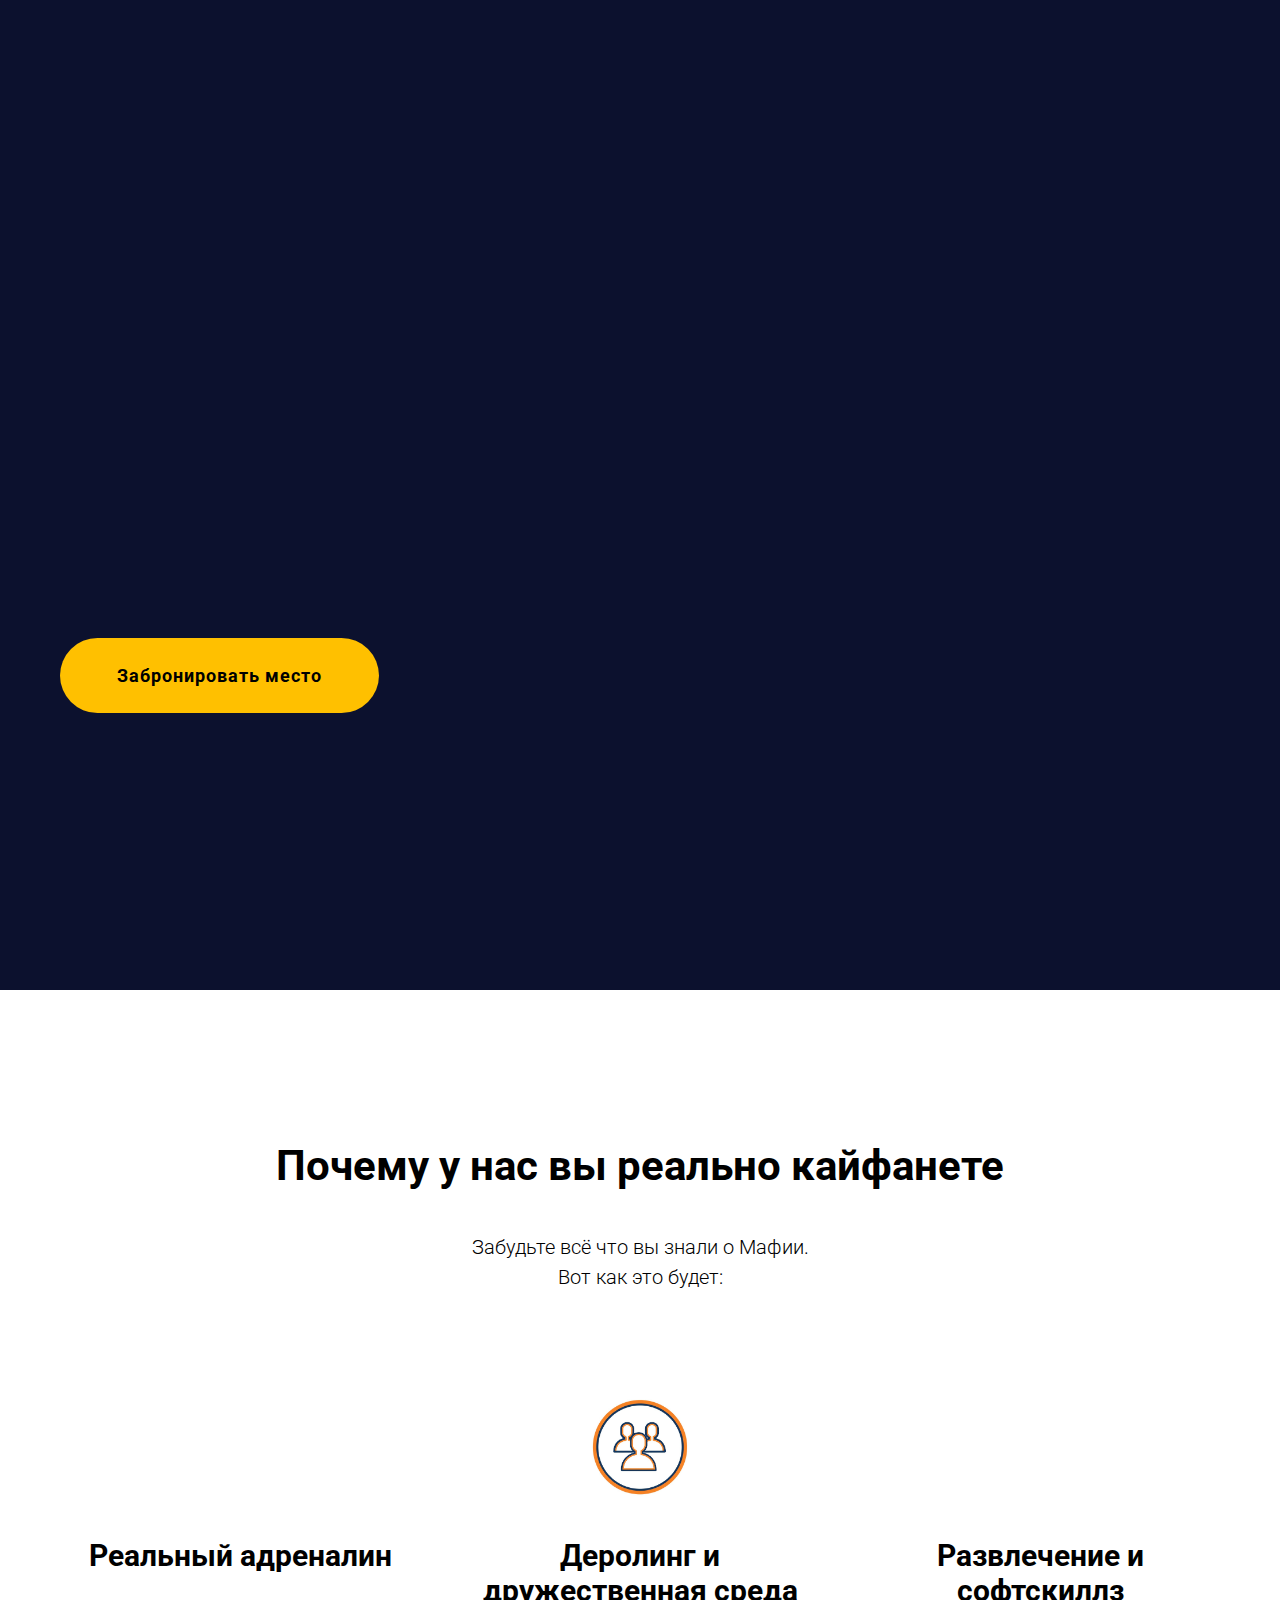
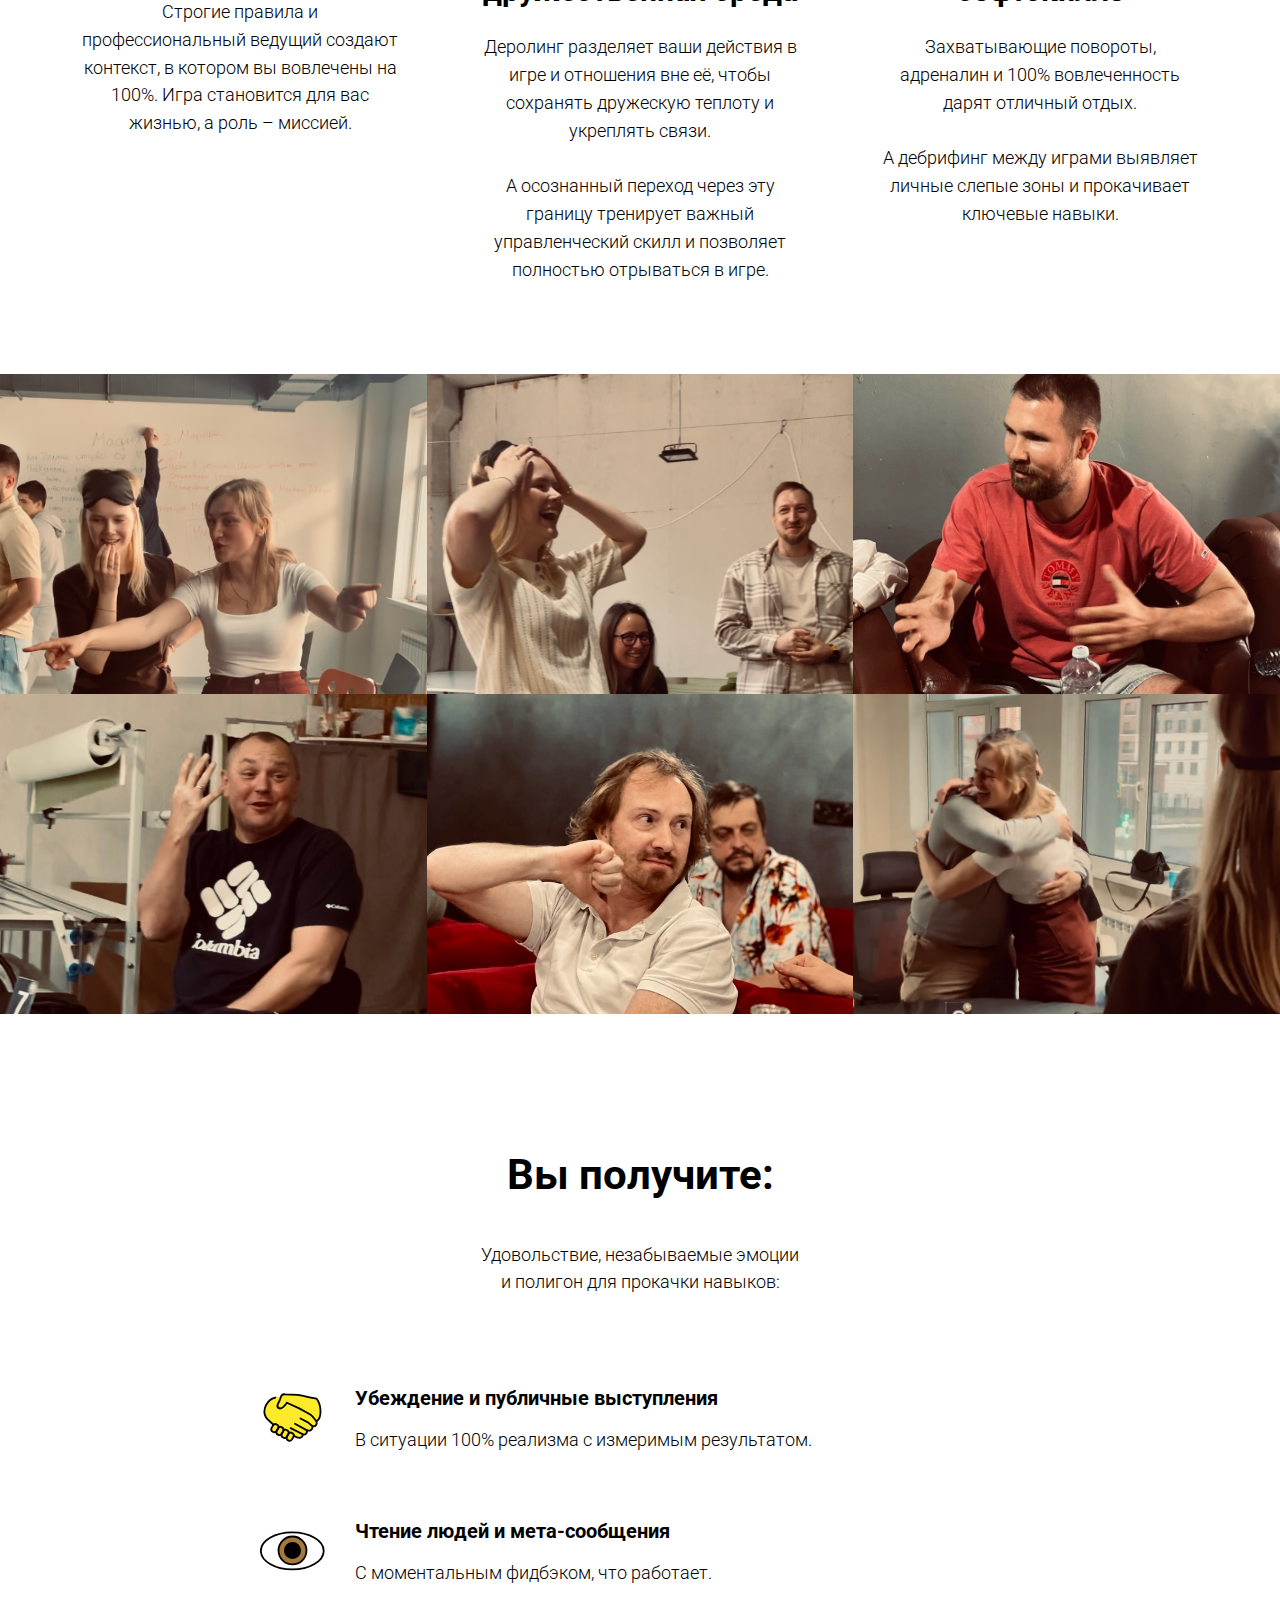
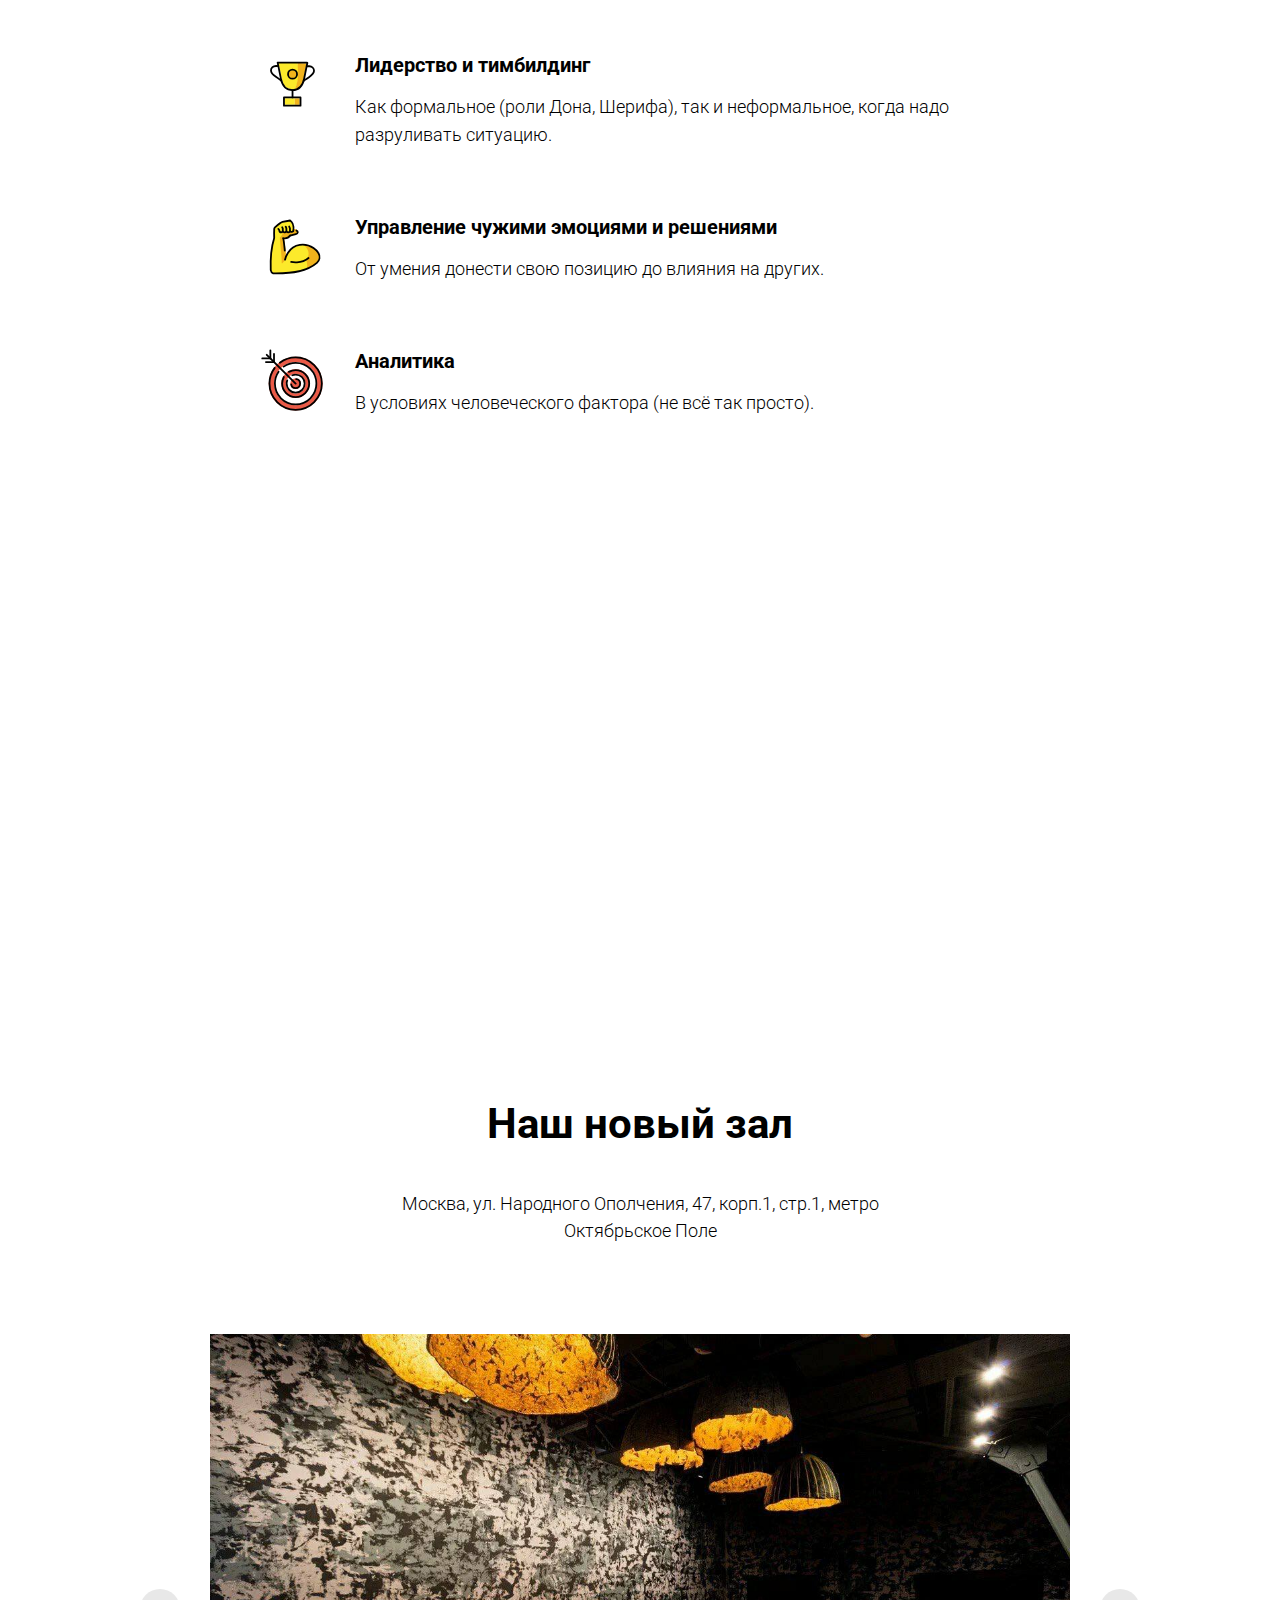
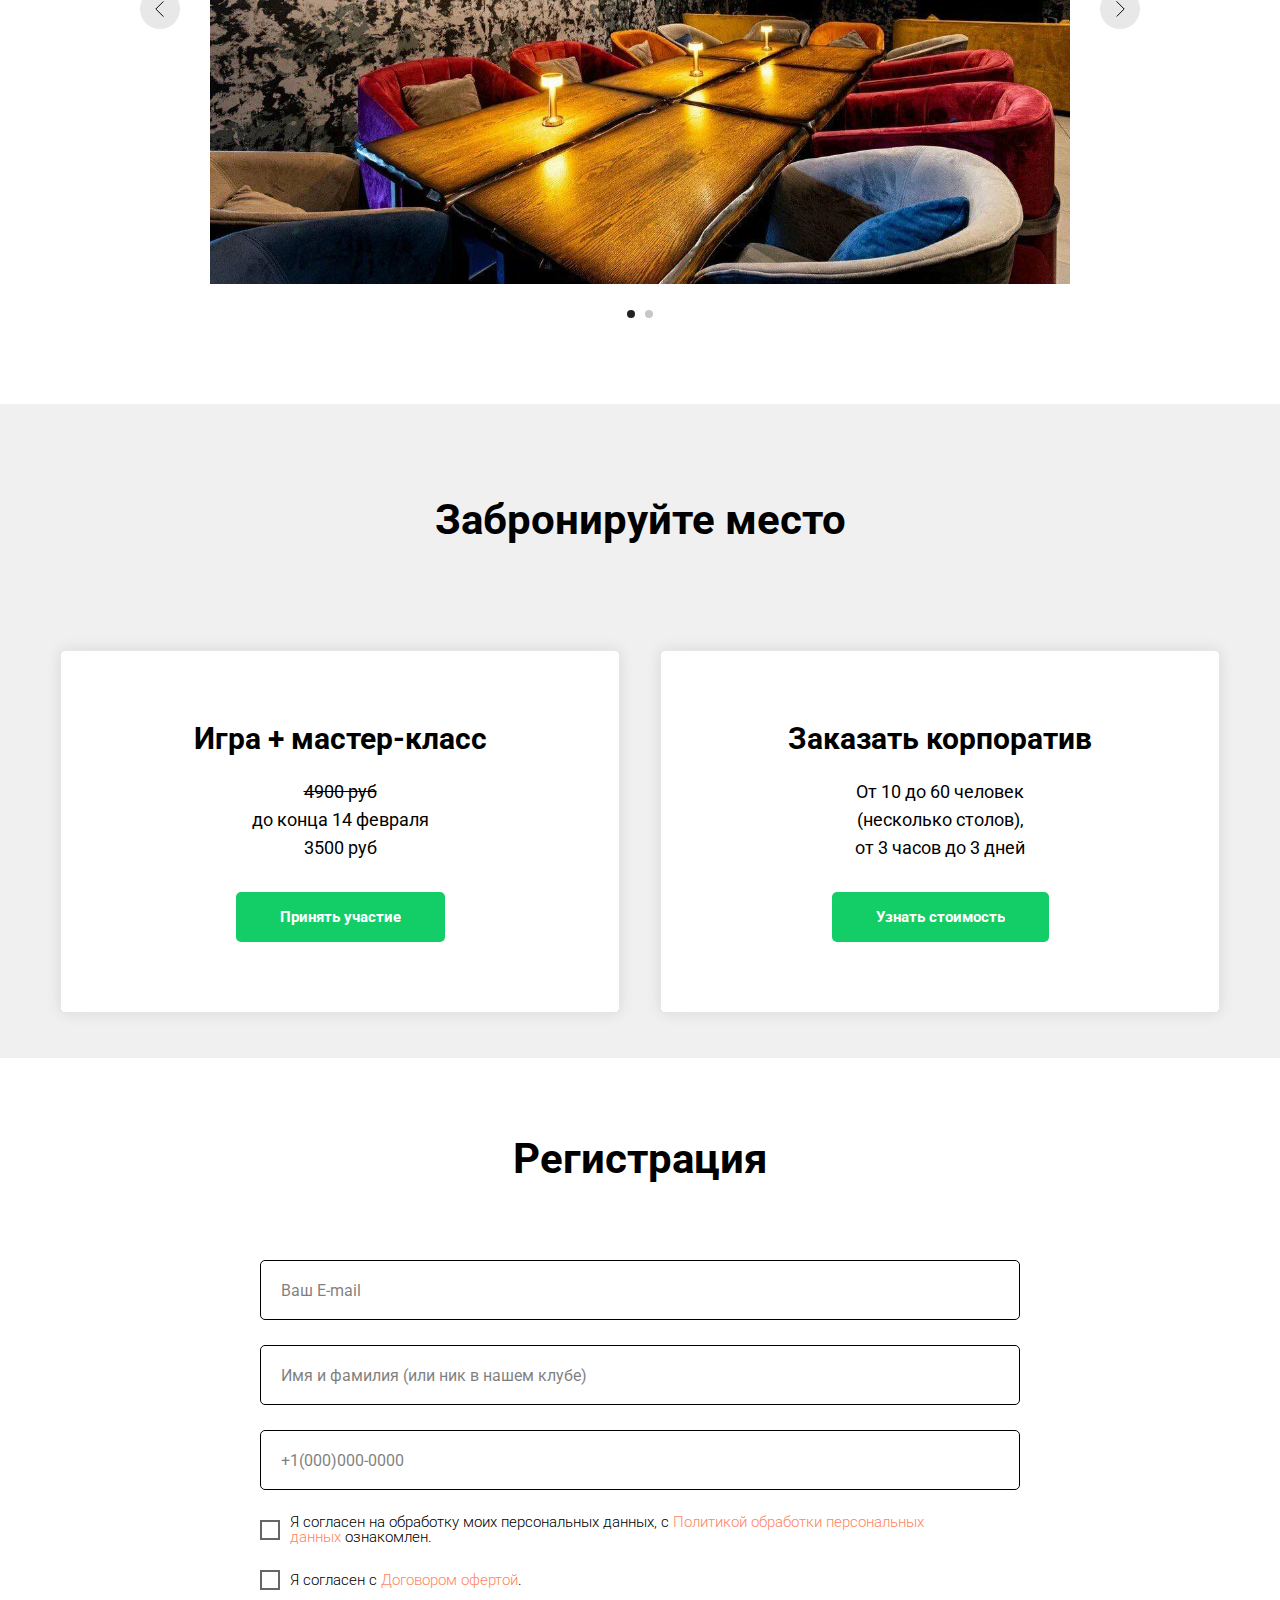
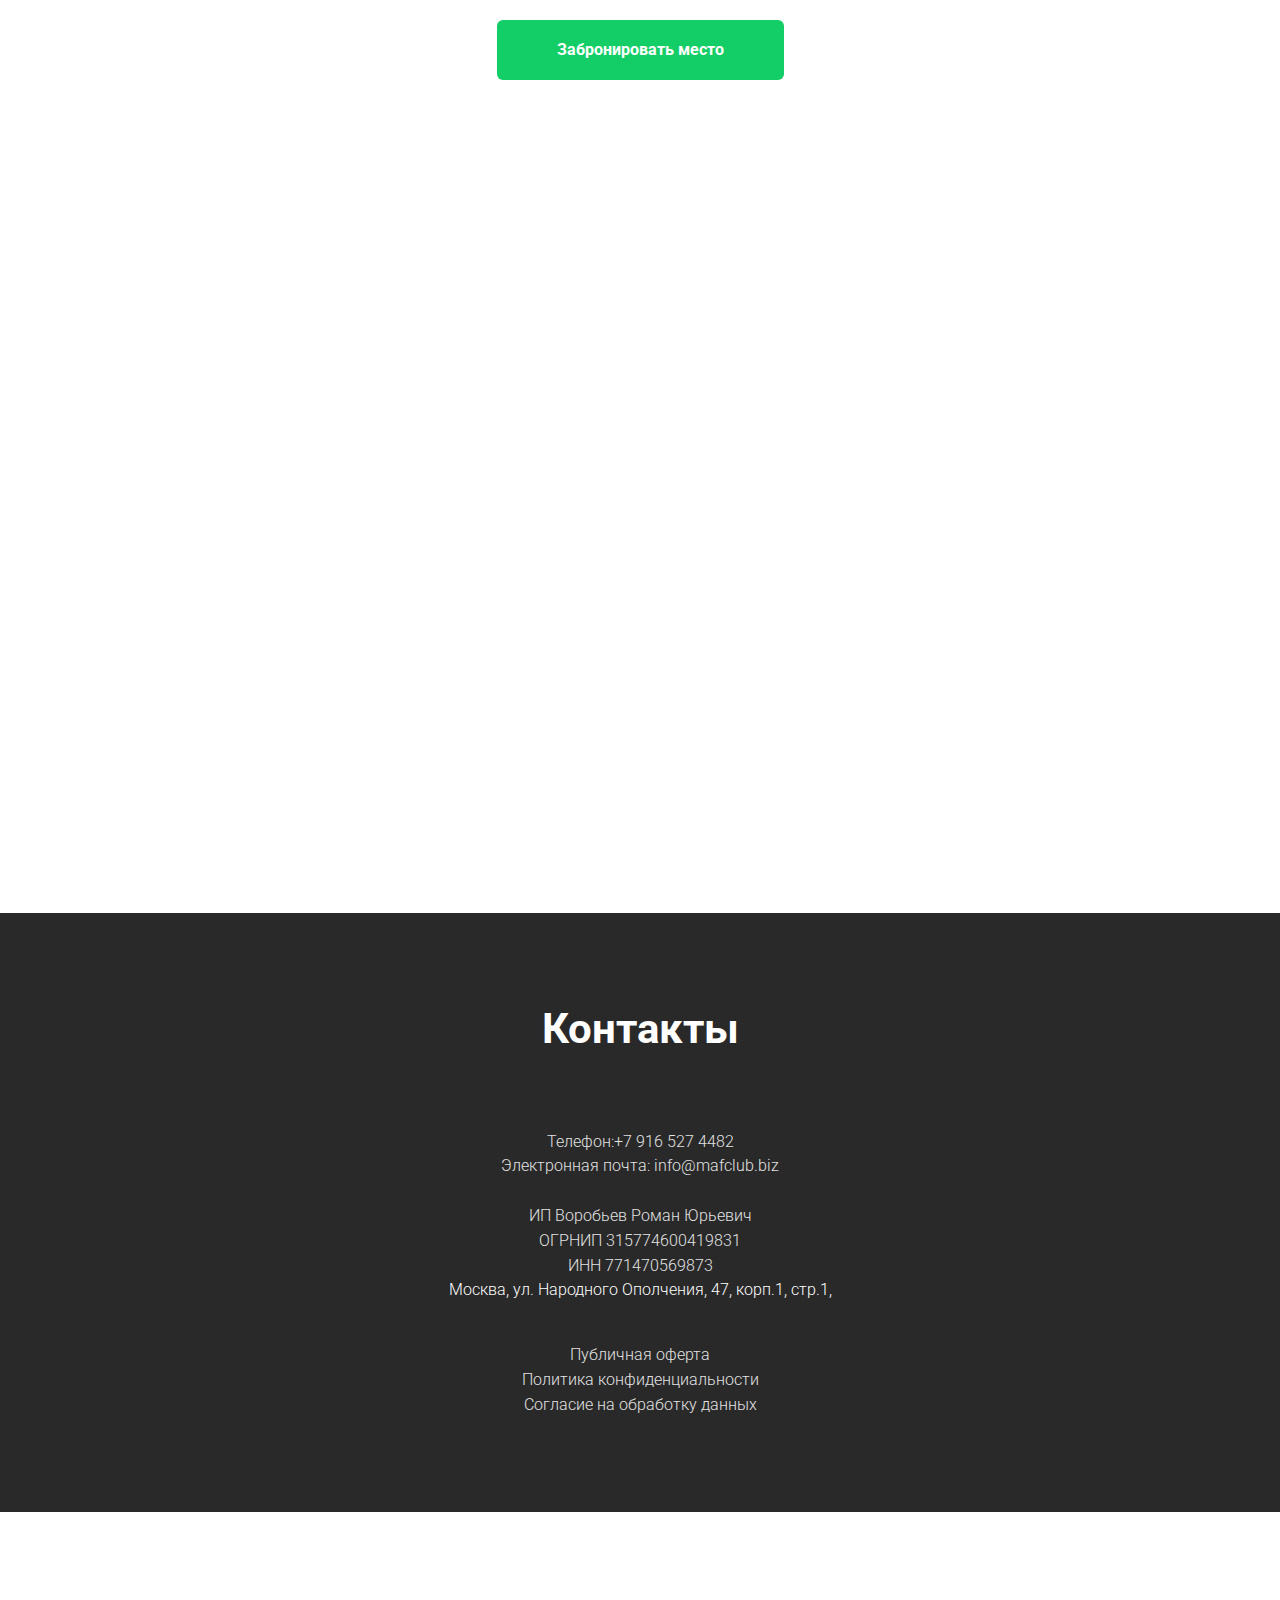
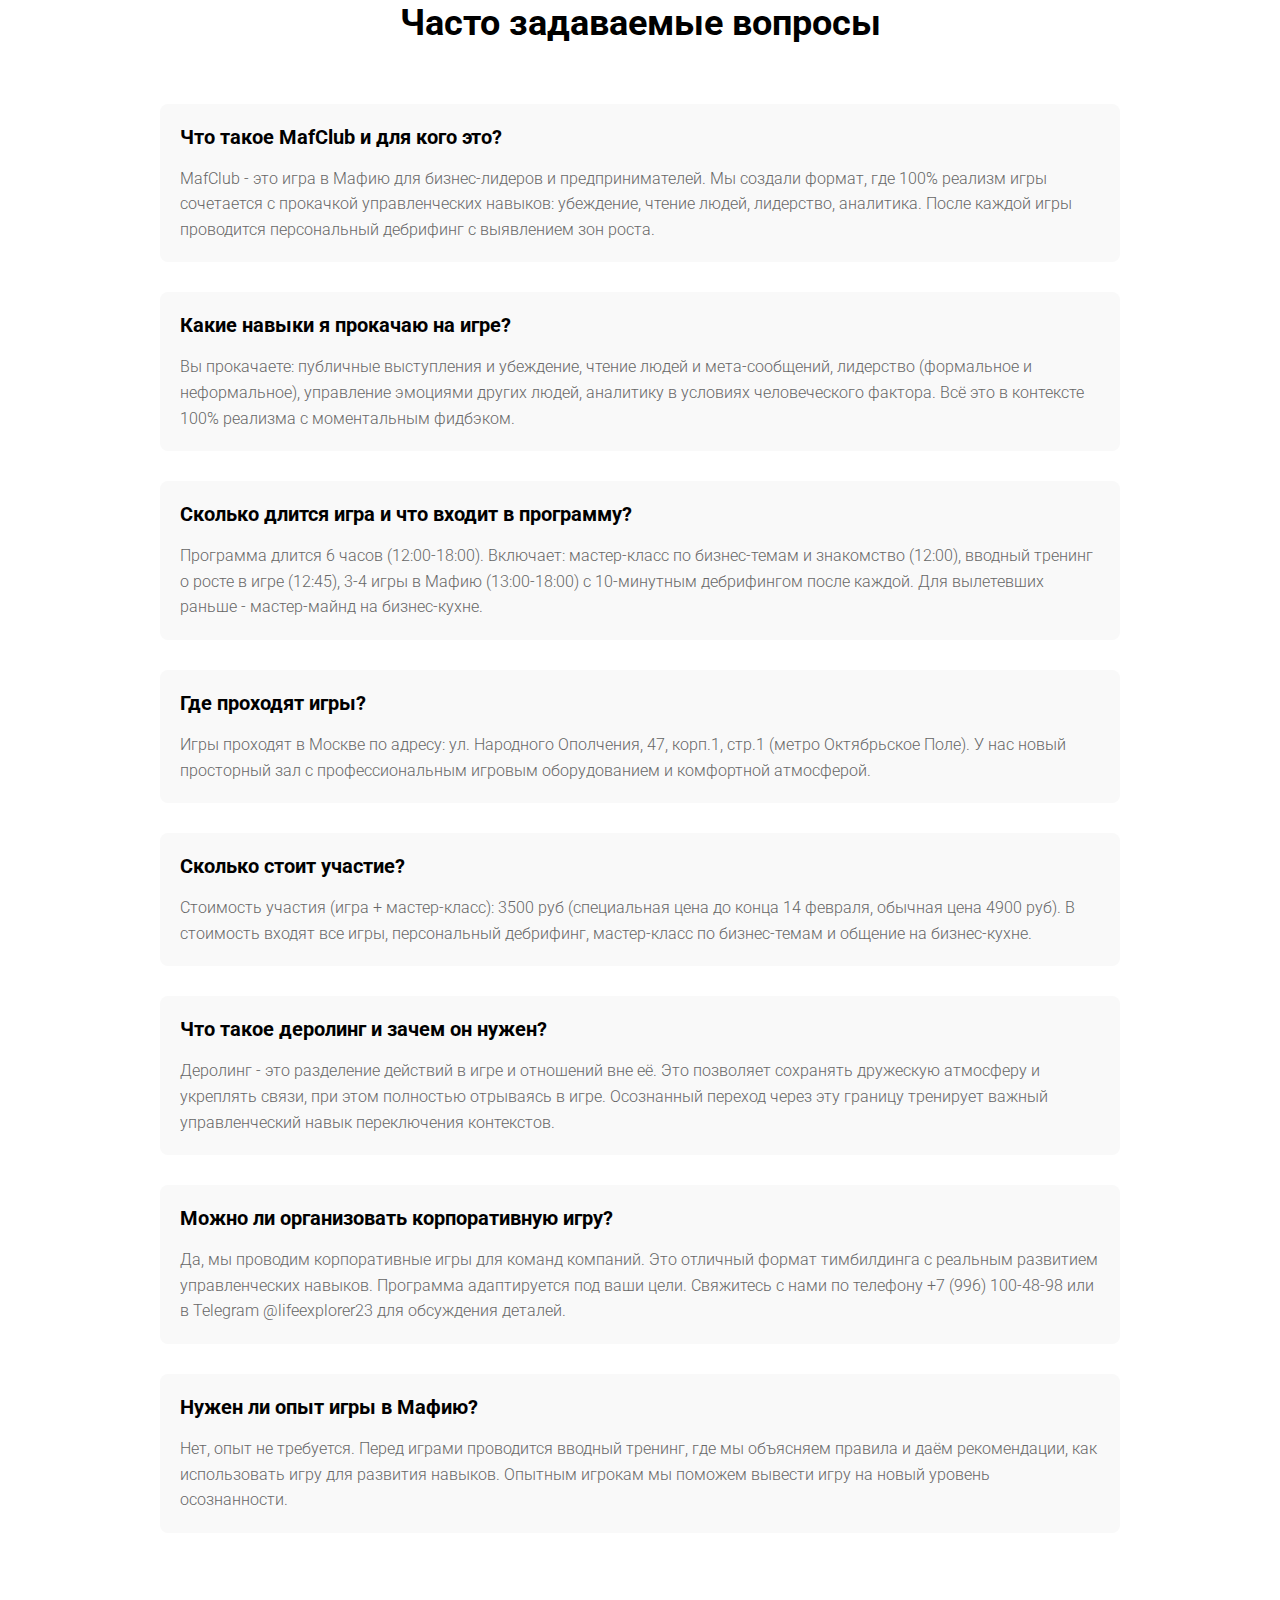
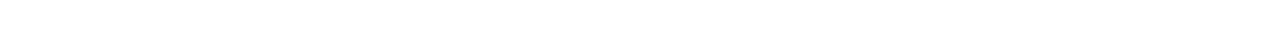
<file: index.html>
<!DOCTYPE html> <html lang="ru"> <head> <meta charset="utf-8" /> <meta http-equiv="Content-Type" content="text/html; charset=utf-8" /> <meta name="viewport" content="width=device-width, initial-scale=1.0" /> <!--metatextblock--> <title>Мафклуб для лидеров</title> <meta name="description" content="100% реализм и лучший отдых, прокачка скиллов с персональным дебрифингом, деролинг и душевная атмосфера с обменом опытом на бизнес-кухне. Открытый и корпоративный форматы." /> <meta property="og:url" content="https://mafclub.biz/" /> <meta property="og:title" content="Мафклуб для лидеров" /> <meta property="og:description" content="100% реализм и лучший отдых, прокачка скиллов с персональным дебрифингом, деролинг и душевная атмосфера с обменом опытом на бизнес-кухне. Открытый и корпоративный форматы." /> <meta property="og:type" content="website" /> <meta property="og:image" content="https://mafclub.biz/img/maf20.jpeg" /> <link rel="canonical" href="https://mafclub.biz/"> <!--/metatextblock--> <meta name="format-detection" content="telephone=no" /> <meta http-equiv="x-dns-prefetch-control" content="on">    <link rel="shortcut icon" href="img/favicon.ico" type="image/x-icon" /> <!-- Assets --> <script src="js/tilda-fallback-1.0.min.js" async charset="utf-8"></script> <link rel="stylesheet" href="css/tilda-grid-3.0.min.css" type="text/css" media="all" onerror="this.loaderr='y';"/> <link rel="stylesheet" href="css/tilda-blocks-page87997616.min_78797961.css" type="text/css" media="all" onerror="this.loaderr='y';" />  <link href="fonts/roboto.css" rel="stylesheet"> <link rel="stylesheet" href="css/form.css" type="text/css" media="all" /> <link rel="stylesheet" href="css/tilda-animation-2.0.min.css" type="text/css" media="all" onerror="this.loaderr='y';" /> <link rel="stylesheet" href="css/tilda-cards-1.0.min.css" type="text/css" media="all" onerror="this.loaderr='y';" /> <link rel="stylesheet" href="css/tilda-slds-1.4.min.css" type="text/css" media="print" onload="this.media='all';" onerror="this.loaderr='y';" /> <noscript><link rel="stylesheet" href="css/tilda-slds-1.4.min.css" type="text/css" media="all" /></noscript> <link rel="stylesheet" href="css/tilda-forms-1.0.min.css" type="text/css" media="all" onerror="this.loaderr='y';" /> <script nomodule src="js/tilda-polyfill-1.0.min.js" charset="utf-8"></script> <script type="text/javascript">function t_onReady(func) {if(document.readyState!='loading') {func();} else {document.addEventListener('DOMContentLoaded',func);}}
function t_onFuncLoad(funcName,okFunc,time) {if(typeof window[funcName]==='function') {okFunc();} else {setTimeout(function() {t_onFuncLoad(funcName,okFunc,time);},(time||100));}}function t_throttle(fn,threshhold,scope) {return function() {fn.apply(scope||this,arguments);};}function t396_initialScale(t){var e=document.getElementById("rec"+t);if(e){var i=e.querySelector(".t396__artboard");if(i){window.tn_scale_initial_window_width||(window.tn_scale_initial_window_width=document.documentElement.clientWidth);var a=window.tn_scale_initial_window_width,r=[],n,l=i.getAttribute("data-artboard-screens");if(l){l=l.split(",");for(var o=0;o<l.length;o++)r[o]=parseInt(l[o],10)}else r=[320,480,640,960,1200];for(var o=0;o<r.length;o++){var d=r[o];a>=d&&(n=d)}var _="edit"===window.allrecords.getAttribute("data-tilda-mode"),c="center"===t396_getFieldValue(i,"valign",n,r),s="grid"===t396_getFieldValue(i,"upscale",n,r),w=t396_getFieldValue(i,"height_vh",n,r),g=t396_getFieldValue(i,"height",n,r),u=!!window.opr&&!!window.opr.addons||!!window.opera||-1!==navigator.userAgent.indexOf(" OPR/");if(!_&&c&&!s&&!w&&g&&!u){var h=parseFloat((a/n).toFixed(3)),f=[i,i.querySelector(".t396__carrier"),i.querySelector(".t396__filter")],v=Math.floor(parseInt(g,10)*h)+"px",p;i.style.setProperty("--initial-scale-height",v);for(var o=0;o<f.length;o++)f[o].style.setProperty("height","var(--initial-scale-height)");t396_scaleInitial__getElementsToScale(i).forEach((function(t){t.style.zoom=h}))}}}}function t396_scaleInitial__getElementsToScale(t){return t?Array.prototype.slice.call(t.children).filter((function(t){return t&&(t.classList.contains("t396__elem")||t.classList.contains("t396__group"))})):[]}function t396_getFieldValue(t,e,i,a){var r,n=a[a.length-1];if(!(r=i===n?t.getAttribute("data-artboard-"+e):t.getAttribute("data-artboard-"+e+"-res-"+i)))for(var l=0;l<a.length;l++){var o=a[l];if(!(o<=i)&&(r=o===n?t.getAttribute("data-artboard-"+e):t.getAttribute("data-artboard-"+e+"-res-"+o)))break}return r}window.TN_SCALE_INITIAL_VER="1.0",window.tn_scale_initial_window_width=null;</script> <script src="js/tilda-scripts-3.0.min.js" charset="utf-8" defer onerror="this.loaderr='y';"></script> <script src="js/tilda-blocks-page87997616.min_78797961.js" charset="utf-8" async onerror="this.loaderr='y';"></script> <script src="js/tilda-lazyload-1.0.min.js" charset="utf-8" async onerror="this.loaderr='y';"></script> <script src="js/tilda-animation-2.0.min.js" charset="utf-8" async onerror="this.loaderr='y';"></script> <script src="js/tilda-zero-1.1.min.js" charset="utf-8" async onerror="this.loaderr='y';"></script> <script src="js/tilda-cards-1.0.min.js" charset="utf-8" async onerror="this.loaderr='y';"></script> <script src="js/tilda-slds-1.4.min.js" charset="utf-8" async onerror="this.loaderr='y';"></script> <script src="js/hammer.min.js" charset="utf-8" async onerror="this.loaderr='y';"></script> <script src="js/tilda-video-1.0.min.js" charset="utf-8" async onerror="this.loaderr='y';"></script> <script src="js/tilda-forms-1.0.min.js" charset="utf-8" async onerror="this.loaderr='y';"></script> <script src="js/tilda-zero-scale-1.0.min.js" charset="utf-8" async onerror="this.loaderr='y';"></script> <script src="js/tilda-events-1.0.min.js" charset="utf-8" async onerror="this.loaderr='y';"></script> <script src="js/form.js" charset="utf-8"></script> <script type="text/javascript">window.dataLayer=window.dataLayer||[];</script> <script type="text/javascript">(function() {if((/bot|google|yandex|baidu|bing|msn|duckduckbot|teoma|slurp|crawler|spider|robot|crawling|facebook/i.test(navigator.userAgent))===false&&typeof(sessionStorage)!='undefined'&&sessionStorage.getItem('visited')!=='y'&&document.visibilityState){var style=document.createElement('style');style.type='text/css';style.innerHTML='@media screen and (min-width: 980px) {.t-records {opacity: 0;}.t-records_animated {-webkit-transition: opacity ease-in-out .2s;-moz-transition: opacity ease-in-out .2s;-o-transition: opacity ease-in-out .2s;transition: opacity ease-in-out .2s;}.t-records.t-records_visible {opacity: 1;}}';document.getElementsByTagName('head')[0].appendChild(style);function t_setvisRecs(){var alr=document.querySelectorAll('.t-records');Array.prototype.forEach.call(alr,function(el) {el.classList.add("t-records_animated");});setTimeout(function() {Array.prototype.forEach.call(alr,function(el) {el.classList.add("t-records_visible");});sessionStorage.setItem("visited","y");},400);}
document.addEventListener('DOMContentLoaded',t_setvisRecs);}})();</script>
<!-- Twitter Card -->
<meta name="twitter:card" content="summary_large_image">
<meta name="twitter:title" content="Мафклуб для лидеров | MafClub.biz">
<meta name="twitter:description" content="100% реализм и лучший отдых, прокачка скиллов с персональным дебрифингом, деролинг и душевная атмосфера.">
<meta name="twitter:image" content="https://mafclub.biz/img/maf20.jpeg">

<!-- Дополнительные OG теги -->
<meta property="og:site_name" content="MafClub.biz">
<meta property="og:locale" content="ru_RU">

<!-- Theme color -->
<meta name="theme-color" content="#0c112e">
<meta name="apple-mobile-web-app-capable" content="yes">
<meta name="apple-mobile-web-app-status-bar-style" content="black-translucent">

<!-- JSON-LD Schema.org разметка для AI и поисковиков -->
<script type="application/ld+json">
{
  "@context": "https://schema.org",
  "@type": "Organization",
  "name": "MafClub.biz",
  "alternateName": "Мафклуб для лидеров",
  "description": "Игра в Мафию для бизнес-лидеров с прокачкой навыков",
  "url": "https://mafclub.biz",
  "logo": "https://mafclub.biz/img/maf20.jpeg",
  "foundingDate": "2024",
  "address": {
    "@type": "PostalAddress",
    "streetAddress": "ул. Народного Ополчения, 47, корп.1, стр.1",
    "addressLocality": "Москва",
    "addressCountry": "RU"
  },
  "geo": {
    "@type": "GeoCoordinates",
    "latitude": "55.7755",
    "longitude": "37.5088"
  },
  "contactPoint": {
    "@type": "ContactPoint",
    "telephone": "+7-996-100-48-98",
    "contactType": "customer service",
    "availableLanguage": "Russian"
  },
  "sameAs": [
    "https://t.me/lifeexplorer23"
  ]
}
</script>

<script type="application/ld+json">
{
  "@context": "https://schema.org",
  "@type": "Event",
  "name": "Игра в Мафию для бизнес-лидеров",
  "description": "100% реализм и лучший отдых, прокачка скиллов с персональным дебрифингом, деролинг и душевная атмосфера с обменом опытом на бизнес-кухне",
  "startDate": "2026-02-01T12:00",
  "endDate": "2026-02-01T18:00",
  "eventStatus": "https://schema.org/EventScheduled",
  "eventAttendanceMode": "https://schema.org/OfflineEventAttendanceMode",
  "location": {
    "@type": "Place",
    "name": "MafClub",
    "address": {
      "@type": "PostalAddress",
      "streetAddress": "ул. Народного Ополчения, 47, корп.1, стр.1",
      "addressLocality": "Москва",
      "addressCountry": "RU"
    }
  },
  "offers": {
    "@type": "Offer",
    "name": "Игра + мастер-класс",
    "price": "3500",
    "priceCurrency": "RUB",
    "availability": "https://schema.org/InStock",
    "url": "https://mafclub.biz"
  },
  "performer": {
    "@type": "Organization",
    "name": "MafClub.biz"
  },
  "organizer": {
    "@type": "Organization",
    "name": "MafClub.biz"
  }
}
</script>

<script type="application/ld+json">
{
  "@context": "https://schema.org",
  "@type": "Service",
  "serviceType": "Бизнес-тренинг через игру Мафия",
  "provider": {
    "@type": "Organization",
    "name": "MafClub.biz"
  },
  "areaServed": {
    "@type": "City",
    "name": "Москва"
  },
  "hasOfferCatalog": {
    "@type": "OfferCatalog",
    "name": "Программы MafClub",
    "itemListElement": [
      {
        "@type": "Offer",
        "itemOffered": {
          "@type": "Service",
          "name": "Открытая игра + мастер-класс",
          "description": "3-4 игры в Мафию с дебрифингом, мастер-класс и общение"
        }
      },
      {
        "@type": "Offer",
        "itemOffered": {
          "@type": "Service",
          "name": "Корпоративный формат",
          "description": "Корпоративная игра для команд"
        }
      }
    ]
  }
}
</script>
</head> <body class="t-body" style="margin:0;"> <!--allrecords--> <div id="allrecords" class="t-records" data-hook="blocks-collection-content-node" data-tilda-project-id="16612176" data-tilda-page-id="87997616" data-tilda-formskey="d892ad6f93a4a98dd5e1a0f716612176" data-tilda-cookie="no" data-tilda-lazy="yes" data-tilda-root-zone="com" data-tilda-project-country="RU"> <div id="rec1486060021" class="r t-rec t-rec_pt_0 t-rec_pt-res-480_0 t-rec_pb_0 t-rec_pb-res-480_0" style="padding-top:0px;padding-bottom:0px; " data-animationappear="off" data-record-type="396"> <!-- T396 --> <style>#rec1486060021 .t396__artboard {min-height:760px;height:110vh;background-color:#0c112e;}#rec1486060021 .t396__filter {min-height:760px;height:110vh;background-image:-webkit-gradient( linear,left top,left bottom,from(rgba(0,0,0,0)),to(rgba(0,0,0,0)) );background-image:-webkit-linear-gradient(top,rgba(0,0,0,0),rgba(0,0,0,0));background-image:linear-gradient(to bottom,rgba(0,0,0,0),rgba(0,0,0,0));will-change:transform;}#rec1486060021 .t396__carrier{min-height:760px;height:110vh;background-position:center center;background-attachment:scroll;background-size:cover;background-repeat:no-repeat;}@media screen and (max-width:1199px) {#rec1486060021 .t396__artboard,#rec1486060021 .t396__filter,#rec1486060021 .t396__carrier {}#rec1486060021 .t396__filter {}#rec1486060021 .t396__carrier {background-attachment:scroll;}}@media screen and (max-width:959px) {#rec1486060021 .t396__artboard,#rec1486060021 .t396__filter,#rec1486060021 .t396__carrier {min-height:890px;}#rec1486060021 .t396__filter {}#rec1486060021 .t396__carrier {background-attachment:scroll;}}@media screen and (max-width:639px) {#rec1486060021 .t396__artboard,#rec1486060021 .t396__filter,#rec1486060021 .t396__carrier {min-height:840px;}#rec1486060021 .t396__filter {}#rec1486060021 .t396__carrier {background-attachment:scroll;}}@media screen and (max-width:479px) {#rec1486060021 .t396__artboard,#rec1486060021 .t396__filter,#rec1486060021 .t396__carrier {min-height:760px;}#rec1486060021 .t396__filter {}#rec1486060021 .t396__carrier {background-attachment:scroll;}}#rec1486060021 .tn-elem[data-elem-id="1524669916304"]{z-index:3;top:calc(55vh - 380px + 59px);;left:calc(50% - 600px + 620px);;width:870px;height:auto;}#rec1486060021 .tn-elem[data-elem-id="1524669916304"] .tn-atom{border-radius:0px 0px 0px 0px;background-position:center center;border-width:var(--t396-borderwidth,0);border-style:var(--t396-borderstyle,solid);border-color:var(--t396-bordercolor,transparent);box-shadow:-7px 5px 10px 0px rgba(0,0,0,0.2);transition:background-color var(--t396-speedhover,0s) ease-in-out,color var(--t396-speedhover,0s) ease-in-out,border-color var(--t396-speedhover,0s) ease-in-out,box-shadow var(--t396-shadowshoverspeed,0.2s) ease-in-out;}#rec1486060021 .tn-elem[data-elem-id="1524669916304"] .tn-atom__img{border-radius:0px 0px 0px 0px;object-position:center center;}@media screen and (max-width:1199px){#rec1486060021 .tn-elem[data-elem-id="1524669916304"]{display:table;top:89px;;left:calc(50% - 480px + 410px);;width:670px;height:auto;}}@media screen and (max-width:959px){#rec1486060021 .tn-elem[data-elem-id="1524669916304"]{display:table;top:444px;;left:calc(50% - 320px + -60px);;width:760px;height:auto;}}@media screen and (max-width:639px){#rec1486060021 .tn-elem[data-elem-id="1524669916304"]{display:table;top:467px;;left:calc(50% - 240px + -47px);;width:590px;height:auto;}}@media screen and (max-width:479px){#rec1486060021 .tn-elem[data-elem-id="1524669916304"]{display:table;top:525px;;left:calc(50% - 160px + -41px);;width:400px;height:auto;}}#rec1486060021 .tn-elem[data-elem-id="1470209944682"]{color:#ffffff;z-index:3;top:calc(55vh - 380px + 394px);;left:calc(50% - 600px + 23px);;width:560px;height:auto;}#rec1486060021 .tn-elem[data-elem-id="1470209944682"] .tn-atom{vertical-align:middle;color:#ffffff;font-size:18px;font-family:'Roboto',Arial,sans-serif;line-height:1.25;font-weight:300;background-position:center center;border-width:var(--t396-borderwidth,0);border-style:var(--t396-borderstyle,solid);border-color:var(--t396-bordercolor,transparent);transition:background-color var(--t396-speedhover,0s) ease-in-out,color var(--t396-speedhover,0s) ease-in-out,border-color var(--t396-speedhover,0s) ease-in-out,box-shadow var(--t396-shadowshoverspeed,0.2s) ease-in-out;text-shadow:var(--t396-shadow-text-x,0px) var(--t396-shadow-text-y,0px) var(--t396-shadow-text-blur,0px) rgba(var(--t396-shadow-text-color),var(--t396-shadow-text-opacity,100%));}@media screen and (max-width:1199px){#rec1486060021 .tn-elem[data-elem-id="1470209944682"]{display:table;top:394px;;left:calc(50% - 480px + 12px);;width:362px;height:auto;}#rec1486060021 .tn-elem[data-elem-id="1470209944682"] .tn-atom{font-size:16px;background-size:cover;}}@media screen and (max-width:959px){#rec1486060021 .tn-elem[data-elem-id="1470209944682"]{display:table;top:184px;;left:calc(50% - 320px + 411px);;width:220px;height:auto;}}@media screen and (max-width:639px){#rec1486060021 .tn-elem[data-elem-id="1470209944682"]{display:table;top:184px;;left:calc(50% - 240px + 330px);;width:140px;height:auto;}}@media screen and (max-width:479px){#rec1486060021 .tn-elem[data-elem-id="1470209944682"]{display:table;top:324px;;left:calc(50% - 160px + 12px);;width:220px;height:auto;}}#rec1486060021 .tn-elem[data-elem-id="1524663709696"]{color:#000000;text-align:center;z-index:3;top:calc(55vh - 380px + 523px);;left:calc(50% - 600px + 20px);;width:319px;height:75px;}#rec1486060021 .tn-elem[data-elem-id="1524663709696"] .tn-atom{color:#000000;font-size:18px;font-family:'Roboto',Arial,sans-serif;line-height:1.4;font-weight:600;letter-spacing:1px;border-radius:100px 100px 100px 100px;background-position:center center;--t396-borderwidth:2px;--t396-speedhover:0.2s;transition:background-color var(--t396-speedhover,0s) ease-in-out,color var(--t396-speedhover,0s) ease-in-out,border-color var(--t396-speedhover,0s) ease-in-out,box-shadow var(--t396-shadowshoverspeed,0.2s) ease-in-out;--t396-bgcolor-color:#ffc000;--t396-bgcolor-image:none;background-color:var(--t396-bgcolor-color,transparent);-webkit-box-pack:center;-ms-flex-pack:center;justify-content:center;}#rec1486060021 .tn-elem[data-elem-id="1524663709696"] .tn-atom::after{display:none;}#rec1486060021 .tn-elem[data-elem-id="1524663709696"] .tn-atom .tn-atom__button-content{column-gap:10px;padding:0px 0px 0px 0px;}#rec1486060021 .tn-elem[data-elem-id="1524663709696"] .tn-atom .tn-atom__button-text{transition:color var(--t396-speedhover,0s) ease-in-out;color:#000000;}#rec1486060021 .tn-elem[data-elem-id="1524663709696"] .tn-atom .tn-atom__button-border::before{display:none;}#rec1486060021 .tn-elem[data-elem-id="1524663709696"] .tn-atom .tn-atom__button-border::after{display:none;}@media (hover),(min-width:0\0){#rec1486060021 .tn-elem[data-elem-id="1524663709696"] .tn-atom:hover::after{opacity:0;}#rec1486060021 .tn-elem[data-elem-id="1524663709696"] .tn-atom:hover{animation-name:none;}}@media screen and (max-width:1199px){#rec1486060021 .tn-elem[data-elem-id="1524663709696"]{display:block;top:523px;;left:calc(50% - 480px + 9px);;width:243px;height:auto;}#rec1486060021 .tn-elem[data-elem-id="1524663709696"] .tn-atom{background-color:var(--t396-bgcolor-color,transparent);}#rec1486060021 .tn-elem[data-elem-id="1524663709696"] .tn-atom::after{display:none;}#rec1486060021 .tn-elem[data-elem-id="1524663709696"] .tn-atom .tn-atom__button-border::before{display:none;}#rec1486060021 .tn-elem[data-elem-id="1524663709696"] .tn-atom .tn-atom__button-border::after{display:none;}@media (hover),(min-width:0\0){#rec1486060021 .tn-elem[data-elem-id="1524663709696"] .tn-atom:hover::after{opacity:0;}#rec1486060021 .tn-elem[data-elem-id="1524663709696"] .tn-atom:hover{animation-name:none;}}}@media screen and (max-width:959px){#rec1486060021 .tn-elem[data-elem-id="1524663709696"]{display:block;top:331px;;left:calc(50% - 320px + 17px);;width:181px;height:auto;}#rec1486060021 .tn-elem[data-elem-id="1524663709696"] .tn-atom{font-size:12px;background-size:cover;background-color:var(--t396-bgcolor-color,transparent);}#rec1486060021 .tn-elem[data-elem-id="1524663709696"] .tn-atom::after{display:none;}#rec1486060021 .tn-elem[data-elem-id="1524663709696"] .tn-atom .tn-atom__button-border::before{display:none;}#rec1486060021 .tn-elem[data-elem-id="1524663709696"] .tn-atom .tn-atom__button-border::after{display:none;}@media (hover),(min-width:0\0){#rec1486060021 .tn-elem[data-elem-id="1524663709696"] .tn-atom:hover::after{opacity:0;}#rec1486060021 .tn-elem[data-elem-id="1524663709696"] .tn-atom:hover{animation-name:none;}}}@media screen and (max-width:639px){#rec1486060021 .tn-elem[data-elem-id="1524663709696"]{display:block;top:331px;;left:calc(50% - 240px + 10px);;width:196px;height:auto;}#rec1486060021 .tn-elem[data-elem-id="1524663709696"] .tn-atom{background-color:var(--t396-bgcolor-color,transparent);}#rec1486060021 .tn-elem[data-elem-id="1524663709696"] .tn-atom::after{display:none;}#rec1486060021 .tn-elem[data-elem-id="1524663709696"] .tn-atom .tn-atom__button-border::before{display:none;}#rec1486060021 .tn-elem[data-elem-id="1524663709696"] .tn-atom .tn-atom__button-border::after{display:none;}@media (hover),(min-width:0\0){#rec1486060021 .tn-elem[data-elem-id="1524663709696"] .tn-atom:hover::after{opacity:0;}#rec1486060021 .tn-elem[data-elem-id="1524663709696"] .tn-atom:hover{animation-name:none;}}}@media screen and (max-width:479px){#rec1486060021 .tn-elem[data-elem-id="1524663709696"]{display:block;top:411px;;left:calc(50% - 160px + 10px);;width:194px;height:auto;}#rec1486060021 .tn-elem[data-elem-id="1524663709696"] .tn-atom{background-color:var(--t396-bgcolor-color,transparent);}#rec1486060021 .tn-elem[data-elem-id="1524663709696"] .tn-atom::after{display:none;}#rec1486060021 .tn-elem[data-elem-id="1524663709696"] .tn-atom .tn-atom__button-border::before{display:none;}#rec1486060021 .tn-elem[data-elem-id="1524663709696"] .tn-atom .tn-atom__button-border::after{display:none;}@media (hover),(min-width:0\0){#rec1486060021 .tn-elem[data-elem-id="1524663709696"] .tn-atom:hover::after{opacity:0;}#rec1486060021 .tn-elem[data-elem-id="1524663709696"] .tn-atom:hover{animation-name:none;}}}#rec1486060021 .tn-elem[data-elem-id="1524667938732"]{color:#ffffff;z-index:3;top:calc(55vh - 380px + 56px);;left:calc(50% - 600px + 21px);;width:560px;height:auto;}#rec1486060021 .tn-elem[data-elem-id="1524667938732"] .tn-atom{vertical-align:middle;color:#ffffff;font-size:24px;font-family:'Roboto',Arial,sans-serif;line-height:1.55;font-weight:400;background-position:center center;border-width:var(--t396-borderwidth,0);border-style:var(--t396-borderstyle,solid);border-color:var(--t396-bordercolor,transparent);transition:background-color var(--t396-speedhover,0s) ease-in-out,color var(--t396-speedhover,0s) ease-in-out,border-color var(--t396-speedhover,0s) ease-in-out,box-shadow var(--t396-shadowshoverspeed,0.2s) ease-in-out;text-shadow:var(--t396-shadow-text-x,0px) var(--t396-shadow-text-y,0px) var(--t396-shadow-text-blur,0px) rgba(var(--t396-shadow-text-color),var(--t396-shadow-text-opacity,100%));}@media screen and (max-width:1199px){#rec1486060021 .tn-elem[data-elem-id="1524667938732"]{display:table;top:87px;;left:calc(50% - 480px + 11px);;width:380px;height:auto;}}@media screen and (max-width:959px){#rec1486060021 .tn-elem[data-elem-id="1524667938732"]{display:table;top:50px;;left:calc(50% - 320px + 11px);;width:210px;height:auto;}#rec1486060021 .tn-elem[data-elem-id="1524667938732"] .tn-atom{font-size:18px;background-size:cover;}}@media screen and (max-width:639px){#rec1486060021 .tn-elem[data-elem-id="1524667938732"]{display:table;top:50px;;left:calc(50% - 240px + 11px);;width:460px;height:auto;}}@media screen and (max-width:479px){#rec1486060021 .tn-elem[data-elem-id="1524667938732"]{display:table;top:50px;;left:calc(50% - 160px + 11px);;width:300px;height:auto;}}#rec1486060021 .tn-elem[data-elem-id="1524761116319"]{color:#ffffff;z-index:3;top:calc(55vh - 380px + 155px);;left:calc(50% - 600px + 20px);;width:560px;height:auto;}#rec1486060021 .tn-elem[data-elem-id="1524761116319"] .tn-atom{vertical-align:middle;color:#ffffff;font-size:98px;font-family:'Roboto',Arial,sans-serif;line-height:1.05;font-weight:600;background-position:center center;border-width:var(--t396-borderwidth,0);border-style:var(--t396-borderstyle,solid);border-color:var(--t396-bordercolor,transparent);transition:background-color var(--t396-speedhover,0s) ease-in-out,color var(--t396-speedhover,0s) ease-in-out,border-color var(--t396-speedhover,0s) ease-in-out,box-shadow var(--t396-shadowshoverspeed,0.2s) ease-in-out;text-shadow:var(--t396-shadow-text-x,0px) var(--t396-shadow-text-y,0px) var(--t396-shadow-text-blur,0px) rgba(var(--t396-shadow-text-color),var(--t396-shadow-text-opacity,100%));}@media screen and (max-width:1199px){#rec1486060021 .tn-elem[data-elem-id="1524761116319"]{display:table;top:215px;;left:calc(50% - 480px + 11px);;width:380px;height:138px;}#rec1486060021 .tn-elem[data-elem-id="1524761116319"] .tn-atom{vertical-align:middle;white-space:normal;font-size:64px;background-size:cover;}}@media screen and (max-width:959px){#rec1486060021 .tn-elem[data-elem-id="1524761116319"]{display:table;top:175px;;left:calc(50% - 320px + 11px);;width:380px;height:auto;}#rec1486060021 .tn-elem[data-elem-id="1524761116319"] .tn-atom{font-size:60px;background-size:cover;}}@media screen and (max-width:639px){#rec1486060021 .tn-elem[data-elem-id="1524761116319"]{display:table;height:auto;}}@media screen and (max-width:479px){#rec1486060021 .tn-elem[data-elem-id="1524761116319"]{display:table;top:175px;;left:calc(50% - 160px + 11px);;width:300px;height:auto;}}</style> <div class='t396'> <div class="t396__artboard" data-artboard-recid="1486060021" data-artboard-screens="320,480,640,960,1200" data-artboard-height="760" data-artboard-valign="center" data-artboard-height_vh="110" data-artboard-upscale="grid" data-artboard-height-res-320="760" data-artboard-height-res-480="840" data-artboard-height-res-640="890"> <div class="t396__carrier" data-artboard-recid="1486060021"></div> <div class="t396__filter" data-artboard-recid="1486060021"></div> <div class='t396__elem tn-elem tn-elem__14860600211524669916304 t-animate' data-elem-id='1524669916304' data-elem-type='image' data-field-top-value="59" data-field-left-value="620" data-field-height-value="580" data-field-width-value="870" data-field-axisy-value="top" data-field-axisx-value="left" data-field-container-value="grid" data-field-topunits-value="px" data-field-leftunits-value="px" data-field-heightunits-value="px" data-field-widthunits-value="px" data-animate-style="fadeinup" data-animate-distance="100" data-field-filewidth-value="1200" data-field-fileheight-value="800" data-field-heightmode-value="hug" data-field-top-res-320-value="525" data-field-left-res-320-value="-41" data-field-height-res-320-value="267" data-field-width-res-320-value="400" data-field-top-res-480-value="467" data-field-left-res-480-value="-47" data-field-height-res-480-value="393" data-field-width-res-480-value="590" data-field-top-res-640-value="444" data-field-left-res-640-value="-60" data-field-height-res-640-value="507" data-field-width-res-640-value="760" data-field-container-res-640-value="grid" data-field-top-res-960-value="89" data-field-left-res-960-value="410" data-field-height-res-960-value="447" data-field-width-res-960-value="670"> <div class='tn-atom'> <img class='tn-atom__img t-img' data-original='img/maf20.jpeg'
src='img/maf20.jpeg'
alt='Игроки в мафию за игровым столом в напряженной атмосфере' imgfield='tn_img_1524669916304'
/> </div> </div> <div class='t396__elem tn-elem tn-elem__14860600211470209944682 t-animate' data-elem-id='1470209944682' data-elem-type='text' data-field-top-value="394" data-field-left-value="23" data-field-height-value="23" data-field-width-value="560" data-field-axisy-value="top" data-field-axisx-value="left" data-field-container-value="grid" data-field-topunits-value="px" data-field-leftunits-value="px" data-field-heightunits-value="px" data-field-widthunits-value="px" data-animate-style="fadeinright" data-animate-distance="100" data-field-textfit-value="autoheight" data-field-fontsize-value="18" data-field-top-res-320-value="324" data-field-left-res-320-value="12" data-field-width-res-320-value="220" data-field-top-res-480-value="184" data-field-left-res-480-value="330" data-field-width-res-480-value="140" data-field-top-res-640-value="184" data-field-left-res-640-value="411" data-field-width-res-640-value="220" data-field-top-res-960-value="394" data-field-left-res-960-value="12" data-field-width-res-960-value="362" data-field-fontsize-res-960-value="16"> <div class='tn-atom'field='tn_text_1470209944682'>21 февраля (Сб), 12:00-18:00</div> </div> <div class='t396__elem tn-elem tn-elem__14860600211524663709696' data-elem-id='1524663709696' data-elem-type='button' data-field-top-value="523" data-field-left-value="20" data-field-height-value="75" data-field-width-value="319" data-field-axisy-value="top" data-field-axisx-value="left" data-field-container-value="grid" data-field-topunits-value="px" data-field-leftunits-value="px" data-field-heightunits-value="px" data-field-widthunits-value="px" data-field-textfit-value="fixedsize" data-field-fontsize-value="18" data-field-top-res-320-value="411" data-field-left-res-320-value="10" data-field-width-res-320-value="194" data-field-top-res-480-value="331" data-field-left-res-480-value="10" data-field-width-res-480-value="196" data-field-top-res-640-value="331" data-field-left-res-640-value="17" data-field-height-res-640-value="45" data-field-width-res-640-value="181" data-field-fontsize-res-640-value="12" data-field-top-res-960-value="523" data-field-left-res-960-value="9" data-field-width-res-960-value="243"> <a class='tn-atom' href="#" onclick="openFormModal(); return false;"> <div class='tn-atom__button-content'> <span class="tn-atom__button-text">Забронировать место</span> </div> <span class="tn-atom__button-border"></span> </a> </div> <div class='t396__elem tn-elem tn-elem__14860600211524667938732 t-animate' data-elem-id='1524667938732' data-elem-type='text' data-field-top-value="56" data-field-left-value="21" data-field-height-value="37" data-field-width-value="560" data-field-axisy-value="top" data-field-axisx-value="left" data-field-container-value="grid" data-field-topunits-value="px" data-field-leftunits-value="px" data-field-heightunits-value="px" data-field-widthunits-value="px" data-animate-style="fadeinright" data-animate-distance="100" data-field-textfit-value="autoheight" data-field-fontsize-value="24" data-field-top-res-320-value="50" data-field-left-res-320-value="11" data-field-width-res-320-value="300" data-field-top-res-480-value="50" data-field-left-res-480-value="11" data-field-width-res-480-value="460" data-field-top-res-640-value="50" data-field-left-res-640-value="11" data-field-width-res-640-value="210" data-field-fontsize-res-640-value="18" data-field-top-res-960-value="87" data-field-left-res-960-value="11" data-field-width-res-960-value="380"> <div class='tn-atom'field='tn_text_1524667938732'>Игра в Мафию для лидеров</div> </div> <div class='t396__elem tn-elem tn-elem__14860600211524761116319 t-animate' data-elem-id='1524761116319' data-elem-type='text' data-field-top-value="155" data-field-left-value="20" data-field-height-value="206" data-field-width-value="560" data-field-axisy-value="top" data-field-axisx-value="left" data-field-container-value="grid" data-field-topunits-value="px" data-field-leftunits-value="px" data-field-heightunits-value="px" data-field-widthunits-value="px" data-animate-style="fadeinright" data-animate-distance="100" data-field-textfit-value="autoheight" data-field-fontsize-value="98" data-field-top-res-320-value="175" data-field-left-res-320-value="11" data-field-width-res-320-value="300" data-field-top-res-640-value="175" data-field-left-res-640-value="11" data-field-width-res-640-value="380" data-field-fontsize-res-640-value="60" data-field-top-res-960-value="215" data-field-left-res-960-value="11" data-field-height-res-960-value="138" data-field-width-res-960-value="380" data-field-textfit-res-960-value="fixedsize" data-field-fontsize-res-960-value="64"> <div class='tn-atom'field='tn_text_1524761116319'>MafClub<br><span style="color: rgb(255, 192, 0);">.biz</span></div> </div> </div> </div> <script>t_onReady(function() {t_onFuncLoad('t396_init',function() {t396_init('1486060021');});});</script> <!-- /T396 --> </div> <div id="rec1486430721" class="r t-rec t-rec_pt_150 t-rec_pb_90" style="padding-top:150px;padding-bottom:90px; " data-record-type="490"> <!-- t490 --> <div class="t490"> <div class="t-section__container t-container t-container_flex"> <div class="t-col t-col_12 "> <div
class="t-section__title t-title t-title_xs t-align_center t-margin_auto"
field="btitle">
Почему у нас вы реально кайфанете
</div> <div
class="t-section__descr t-descr t-descr_xl t-align_center t-margin_auto"
field="bdescr"> <div style="font-size: 20px;" data-customstyle="yes">Забудьте всё что вы знали о Мафии.<br />Вот как это будет:</div> </div> </div> </div> <style>.t-section__descr {max-width:560px;}#rec1486430721 .t-section__title {margin-bottom:40px;}#rec1486430721 .t-section__descr {margin-bottom:105px;}@media screen and (max-width:960px) {#rec1486430721 .t-section__title {margin-bottom:20px;}#rec1486430721 .t-section__descr {margin-bottom:45px;}}</style> <div
class="t490__container t-container_flex t-card__container t-container"> <div class="t-card__col t-card__col_withoutbtn t490__col t-col t-col_4 t-align_center t-item"> <img class="t490__img t-img"
src="img/stopwatch.jpeg" data-original="img/stopwatch.jpeg"
imgfield="li_img__8148460446060"
alt="Секундомер - символ динамичной игры и адреналина"> <div class="t490__wrappercenter"> <style> #rec1486430721 .t-card__descr{font-size:18px;}</style> <div class="t-card__title t-heading t-heading_md" field="li_title__8148460446060">
Реальный адреналин
</div> <div class="t-card__descr t-descr t-descr_xs" field="li_descr__8148460446060">
Строгие правила и профессиональный ведущий создают контекст, в котором вы вовлечены на 100%. Игра становится для вас жизнью, а роль – миссией.
</div> </div> </div> <div class="t-card__col t-card__col_withoutbtn t490__col t-col t-col_4 t-align_center t-item"> <img class="t490__img t-img"
src="img/people444.jpeg" data-original="img/people444.jpeg"
imgfield="li_img__8148460446061"
alt="Группа людей - символ дружественной среды и командной работы"> <div class="t490__wrappercenter"> <style> #rec1486430721 .t-card__descr{font-size:18px;}</style> <div class="t-card__title t-heading t-heading_md" field="li_title__8148460446061">
Деролинг и дружественная среда
</div> <div class="t-card__descr t-descr t-descr_xs" field="li_descr__8148460446061">
Деролинг разделяет ваши действия в игре и отношения вне её, чтобы сохранять дружескую теплоту и укреплять связи. <br /><br />А осознанный переход через эту границу тренирует важный управленческий скилл и позволяет полностью отрываться в игре.
</div> </div> </div> <div class="t-card__col t-card__col_withoutbtn t490__col t-col t-col_4 t-align_center t-item"> <img class="t490__img t-img"
src="img/winer.jpeg" data-original="img/winer.jpeg"
imgfield="li_img__8148460446062"
alt="Кубок победителя - символ развлечения и развития навыков"> <div class="t490__wrappercenter"> <style> #rec1486430721 .t-card__descr{font-size:18px;}</style> <div class="t-card__title t-heading t-heading_md" field="li_title__8148460446062">
Развлечение и софтскиллз
</div> <div class="t-card__descr t-descr t-descr_xs" field="li_descr__8148460446062">
Захватывающие повороты, адреналин и 100% вовлеченность дарят отличный отдых. <br /><br />А дебрифинг между играми выявляет личные слепые зоны и прокачивает ключевые навыки.
</div> </div> </div> </div> </div> <script>t_onReady(function() {t_onFuncLoad('t490_init',function() {t490_init('1486430721');});});</script> </div> <div id="rec1486495641" class="r t-rec t-rec_pt_0 t-rec_pb_0" style="padding-top:0px;padding-bottom:0px; " data-animationappear="off" data-record-type="552"> <!-- t552--> <div class="t552"> <div class="t552__container t-container_100"> <div class="t552__tile t552__tile_33" itemscope itemtype="http://schema.org/ImageObject"> <div class="t552__blockimg t552__blockimg_animated t-bgimg" data-original="img/1.jpeg"
bgimgfield="gi_img__0" data-zoom-target="0" data-lazy-rule="comm:resize,round:100"
style="background: url('img/1.jpeg') center center no-repeat; background-size:cover; height:24.75vw;"> <meta itemprop="image" content="img/1.jpeg"> </div> </div> <div class="t552__tile t552__tile_33" itemscope itemtype="http://schema.org/ImageObject"> <div class="t552__blockimg t552__blockimg_animated t-bgimg" data-original="img/2.jpeg"
bgimgfield="gi_img__1" data-zoom-target="1" data-lazy-rule="comm:resize,round:100"
style="background: url('img/2.jpeg') center center no-repeat; background-size:cover; height:24.75vw;"> <meta itemprop="image" content="img/2.jpeg"> </div> </div> <div class="t552__tile t552__tile_33" itemscope itemtype="http://schema.org/ImageObject"> <div class="t552__blockimg t552__blockimg_animated t-bgimg" data-original="img/3.jpg"
bgimgfield="gi_img__2" data-zoom-target="2" data-lazy-rule="comm:resize,round:100"
style="background: url('img/3.jpg') center center no-repeat; background-size:cover; height:24.75vw;"> <meta itemprop="image" content="img/3.jpg"> </div> </div> <div class="t552__tile t552__tile_33" itemscope itemtype="http://schema.org/ImageObject"> <div class="t552__blockimg t552__blockimg_animated t-bgimg" data-original="img/4.jpeg"
bgimgfield="gi_img__3" data-zoom-target="3" data-lazy-rule="comm:resize,round:100"
style="background: url('img/4.jpeg') center center no-repeat; background-size:cover; height:24.75vw;"> <meta itemprop="image" content="img/4.jpeg"> </div> </div> <div class="t552__tile t552__tile_33" itemscope itemtype="http://schema.org/ImageObject"> <div class="t552__blockimg t552__blockimg_animated t-bgimg" data-original="img/5.jpg"
bgimgfield="gi_img__4" data-zoom-target="4" data-lazy-rule="comm:resize,round:100"
style="background: url('img/5.jpg') center center no-repeat; background-size:cover; height:24.75vw;"> <meta itemprop="image" content="img/5.jpg"> </div> </div> <div class="t552__tile t552__tile_33" itemscope itemtype="http://schema.org/ImageObject"> <div class="t552__blockimg t552__blockimg_animated t-bgimg" data-original="img/6.jpeg"
bgimgfield="gi_img__5" data-zoom-target="5" data-lazy-rule="comm:resize,round:100"
style="background: url('img/6.jpeg') center center no-repeat; background-size:cover; height:24.75vw;"> <meta itemprop="image" content="img/6.jpeg"> </div> </div> </div> </div> <script>t_onReady(function() {t_onFuncLoad('t552_init',function() {t552_init('1486495641','0.75');});});</script> </div> <div id="rec1455638131" class="r t-rec t-rec_pt_135 t-rec_pt-res-480_90 t-rec_pb_135 t-rec_pb-res-480_60" style="padding-top:135px;padding-bottom:135px;background-color:#ffffff; " data-record-type="1095" data-bg-color="#ffffff"> <!-- T1095 --> <div class="t1095"> <div class="t-section__container t-container t-container_flex"> <div class="t-col t-col_12 "> <div
class="t-section__title t-title t-title_xs t-align_center t-margin_auto"
field="btitle">
Вы получите:
</div> <div
class="t-section__descr t-descr t-descr_xl t-align_center t-margin_auto"
field="bdescr"> <div style="font-size: 18px;" data-customstyle="yes">Удовольствие, незабываемые эмоции <br />и полигон для прокачки навыков:</div> </div> </div> </div> <style>.t-section__descr {max-width:560px;}#rec1455638131 .t-section__title {margin-bottom:40px;}#rec1455638131 .t-section__descr {margin-bottom:90px;}@media screen and (max-width:960px) {#rec1455638131 .t-section__title {margin-bottom:20px;}#rec1455638131 .t-section__descr {margin-bottom:45px;}}</style> <style> #rec1455638131 .t-section__title{color:#000000;}#rec1455638131 .t-section__descr{color:#000000;}</style> <ul role="list" class="t1095__container t-container"> <li
class="t-col t-col_8 t-prefix_2 t-item t-list__item"> <div class="t-cell t-valign_top"> <div
class="t1095__bgimg t-bgimg"
bgimgfield="li_img__8887094565000" data-original="img/handshake_color.svg"
style=" background-image: url('img/handshake_color.svg');"
itemscope itemtype="http://schema.org/ImageObject"> <meta itemprop="image" content="img/handshake_color.svg"> </div> </div> <div
class="t1095__textwrapper t1095__textwr_leftpadding t-cell t-valign_top"> <div
class="t-name t-name_md t1095__bottommargin"
field="li_title__8887094565000">
Убеждение и публичные выступления
</div> <div
class="t-descr t-descr_sm"
style="padding-top: 14px;"
field="li_descr__8887094565000">
В ситуации 100% реализма с измеримым результатом.
</div> </div> </li> <li
class="t-col t-col_8 t-prefix_2 t-item t-list__item"> <div class="t-cell t-valign_top"> <div
class="t1095__bgimg t-bgimg"
bgimgfield="li_img__8887094565001" data-original="img/eye_color.svg"
style=" background-image: url('img/eye_color.svg');"
itemscope itemtype="http://schema.org/ImageObject"> <meta itemprop="image" content="img/eye_color.svg"> </div> </div> <div
class="t1095__textwrapper t1095__textwr_leftpadding t-cell t-valign_top"> <div
class="t-name t-name_md t1095__bottommargin"
field="li_title__8887094565001">
Чтение людей и мета-сообщения
</div> <div
class="t-descr t-descr_sm"
style="padding-top: 14px;"
field="li_descr__8887094565001">
С моментальным фидбэком, что работает.
</div> </div> </li> <li
class="t-col t-col_8 t-prefix_2 t-item t-list__item"> <div class="t-cell t-valign_top"> <div
class="t1095__bgimg t-bgimg"
bgimgfield="li_img__8887094565002" data-original="img/trophy_color.svg"
style=" background-image: url('img/trophy_color.svg');"
itemscope itemtype="http://schema.org/ImageObject"> <meta itemprop="image" content="img/trophy_color.svg"> </div> </div> <div
class="t1095__textwrapper t1095__textwr_leftpadding t-cell t-valign_top"> <div
class="t-name t-name_md t1095__bottommargin"
field="li_title__8887094565002">
Лидерство и тимбилдинг
</div> <div
class="t-descr t-descr_sm"
style="padding-top: 14px;"
field="li_descr__8887094565002">
Как формальное (роли Дона, Шерифа), так и неформальное, когда надо разруливать ситуацию.
</div> </div> </li> <li
class="t-col t-col_8 t-prefix_2 t-item t-list__item"> <div class="t-cell t-valign_top"> <div
class="t1095__bgimg t-bgimg"
bgimgfield="li_img__8887094565003" data-original="img/flexed_biceps_color.svg"
style=" background-image: url('img/flexed_biceps_color.svg');"
itemscope itemtype="http://schema.org/ImageObject"> <meta itemprop="image" content="img/flexed_biceps_color.svg"> </div> </div> <div
class="t1095__textwrapper t1095__textwr_leftpadding t-cell t-valign_top"> <div
class="t-name t-name_md t1095__bottommargin"
field="li_title__8887094565003">
Управление чужими эмоциями и решениями
</div> <div
class="t-descr t-descr_sm"
style="padding-top: 14px;"
field="li_descr__8887094565003">
От умения донести свою позицию до влияния на других.
</div> </div> </li> <li
class="t-col t-col_8 t-prefix_2 t-item t-list__item"> <div class="t-cell t-valign_top"> <div
class="t1095__bgimg t-bgimg"
bgimgfield="li_img__8887094565004" data-original="img/bullseye_color.svg"
style=" background-image: url('img/bullseye_color.svg');"
itemscope itemtype="http://schema.org/ImageObject"> <meta itemprop="image" content="img/bullseye_color.svg"> </div> </div> <div
class="t1095__textwrapper t1095__textwr_leftpadding t-cell t-valign_top"> <div
class="t-name t-name_md t1095__bottommargin"
field="li_title__8887094565004">
Аналитика
</div> <div
class="t-descr t-descr_sm"
style="padding-top: 14px;"
field="li_descr__8887094565004">
В условиях человеческого фактора (не всё так просто).
</div> </div> </li> </ul> </div> <style> #rec1455638131 .t1095__textwrapper .t-name{color:#000000;}#rec1455638131 .t1095__textwrapper .t-descr{color:#000000;}</style> </div> <div id="rec1486393131" class="r t-rec t-rec_pt_60 t-rec_pb_60" style="padding-top:60px;padding-bottom:60px; " data-record-type="1106"> <!-- t1106 --> <div class="t1106"> <div class="t-section__container t-container t-container_flex"> <div class="t-col t-col_12 "> <div
class="t-section__title t-title t-title_xs t-align_center t-margin_auto"
field="btitle">
Как это происходит
</div> </div> </div> <style>.t-section__descr {max-width:560px;}#rec1486393131 .t-section__title {margin-bottom:105px;}#rec1486393131 .t-section__descr {}@media screen and (max-width:960px) {#rec1486393131 .t-section__title {margin-bottom:45px;}}</style> <div class="t-container"> <div class="t1106__col t-item t-col t-col_3"> <div
class="t1106__numberwrapper"> <div class="t1106__number"> <div class="t1106__digit t-name t-name_xs"></div> </div> <div class="t1106__line"></div> <div class="t1106__line_mobile"></div> </div> <div
class="t1106__textwrapper t-align_left"> <div class="t1106__title t-name t-name_md" field="li_title__3496951859510">Мастер-класс и общение</div> <div class="t1106__text t-text t-text_xs" field="li_descr__3496951859510"><div style="font-size: 14px;" data-customstyle="yes"><strong>12:00 </strong>• Разбор кейсов по самым трендовым бизнес-темам, знакомство, общение.</div></div> </div> </div> <div class="t1106__col t-item t-col t-col_3"> <div
class="t1106__numberwrapper"> <div class="t1106__number"> <div class="t1106__digit t-name t-name_xs"></div> </div> <div class="t1106__line"></div> <div class="t1106__line_mobile"></div> </div> <div
class="t1106__textwrapper t-align_left"> <div class="t1106__title t-name t-name_md" field="li_title__3496951859511">Как вырасти за игру</div> <div class="t1106__text t-text t-text_xs" field="li_descr__3496951859511"><div style="font-size: 14px;" data-customstyle="yes"><strong>12:45 </strong>• Вводный тренинг: приемы, создающие ваш лидерский рост как в игре, так и в бизнес-коммуникации.</div></div> </div> </div> <div class="t1106__col t-item t-col t-col_3"> <div
class="t1106__numberwrapper"> <div class="t1106__number"> <div class="t1106__digit t-name t-name_xs"></div> </div> <div class="t1106__line"></div> <div class="t1106__line_mobile"></div> </div> <div
class="t1106__textwrapper t-align_left"> <div class="t1106__title t-name t-name_md" field="li_title__3496951859512">3-4 игры в Мафию</div> <div class="t1106__text t-text t-text_xs" field="li_descr__3496951859512"><div style="font-size: 14px;" data-customstyle="yes"><strong>13:00 – 18:00 </strong>• Вы сыграете ~3 игры, каждая из которых покажется вам маленькой жизнью. Для вылетевших раньше – мастер-майнд на бизнес-кухне.</div></div> </div> </div> <div class="t1106__col t-item t-col t-col_3"> <div
class="t1106__numberwrapper"> <div class="t1106__number"> <div class="t1106__digit t-name t-name_xs"></div> </div> <div class="t1106__line"></div> <div class="t1106__line_mobile"></div> </div> <div
class="t1106__textwrapper t-align_left"> <div class="t1106__title t-name t-name_md" field="li_title__3496951859513">Дебриф после каждой игры</div> <div class="t1106__text t-text t-text_xs" field="li_descr__3496951859513"><div style="font-size: 14px;" data-customstyle="yes"><strong>10 мин </strong>• Что нужно делать по-другому именно вам в следующей игре (и жизни), чтобы результаты были лучше.</div></div> </div> </div> </div> </div> <style></style> </div> <div id="rec1486259091" class="r t-rec t-rec_pt_60 t-rec_pb_60" style="padding-top:60px;padding-bottom:60px; " data-animationappear="off" data-record-type="670"> <!-- T670 --> <div class="t670"> <div class="t-section__container t-container t-container_flex"> <div class="t-col t-col_12 "> <div
class="t-section__title t-title t-title_xs t-align_center t-margin_auto"
field="btitle">
Наш новый зал
</div> <div
class="t-section__descr t-descr t-descr_xl t-align_center t-margin_auto"
field="bdescr"> <div style="font-size: 18px;" data-customstyle="yes">Москва, ул. Народного Ополчения, 47, корп.1, стр.1, метро Октябрьское Поле </div> </div> </div> </div> <style>.t-section__descr {max-width:560px;}#rec1486259091 .t-section__title {margin-bottom:40px;}#rec1486259091 .t-section__descr {margin-bottom:90px;}@media screen and (max-width:960px) {#rec1486259091 .t-section__title {margin-bottom:20px;}#rec1486259091 .t-section__descr {margin-bottom:45px;}}</style> <div class="t-slds" style="visibility: hidden;"> <div class="t-container t-slds__main"> <ul class="t-slds__arrow_container t-slds__arrow_container-outside"> <li class="t-slds__arrow_wrapper t-slds__arrow_wrapper-left" data-slide-direction="left"> <button
type="button"
class="t-slds__arrow t-slds__arrow-left t-slds__arrow-withbg"
aria-controls="carousel_1486259091"
aria-disabled="false"
aria-label="Предыдущий слайд"
style="width: 40px; height: 40px;background-color: rgba(232,232,232,1);"> <div class="t-slds__arrow_body t-slds__arrow_body-left" style="width: 9px;"> <svg role="presentation" focusable="false" style="display: block" viewBox="0 0 9.3 17" xmlns="http://www.w3.org/2000/svg" xmlns:xlink="http://www.w3.org/1999/xlink"> <polyline
fill="none"
stroke="#000000"
stroke-linejoin="butt"
stroke-linecap="butt"
stroke-width="1"
points="0.5,0.5 8.5,8.5 0.5,16.5"
/> </svg> </div> </button> </li> <li class="t-slds__arrow_wrapper t-slds__arrow_wrapper-right" data-slide-direction="right"> <button
type="button"
class="t-slds__arrow t-slds__arrow-right t-slds__arrow-withbg"
aria-controls="carousel_1486259091"
aria-disabled="false"
aria-label="Следующий слайд"
style="width: 40px; height: 40px;background-color: rgba(232,232,232,1);"> <div class="t-slds__arrow_body t-slds__arrow_body-right" style="width: 9px;"> <svg role="presentation" focusable="false" style="display: block" viewBox="0 0 9.3 17" xmlns="http://www.w3.org/2000/svg" xmlns:xlink="http://www.w3.org/1999/xlink"> <polyline
fill="none"
stroke="#000000"
stroke-linejoin="butt"
stroke-linecap="butt"
stroke-width="1"
points="0.5,0.5 8.5,8.5 0.5,16.5"
/> </svg> </div> </button> </li> </ul> <div class="t-slds__container t-width t-width_9 t-margin_auto"> <div class="t-slds__items-wrapper t-slds__witharrows t-slds_animated-none"
id="carousel_1486259091" data-slider-transition="300" data-slider-with-cycle="true" data-slider-correct-height="true" data-auto-correct-mobile-width="false" data-slider-arrows-nearpic="yes" 
aria-roledescription="carousel"
aria-live="off"> <div class="t-slds__item t-slds__item_active" data-slide-index="1"
role="group"
aria-roledescription="slide"
aria-hidden="false"
aria-label="1 из 2"> <div class="t-width t-width_9 t-margin_auto" itemscope itemtype="http://schema.org/ImageObject"> <div class="t-slds__wrapper t-align_center"> <meta itemprop="image" content="img/photo_2025-11-26_21-2.jpg"> <div class="t670__imgwrapper" bgimgfield="gi_img__0"> <div class="t-slds__bgimg t-bgimg" data-original="img/photo_2025-11-26_21-2.jpg"
style="background-image: url('img/photo_2025-11-26_21-2.jpg');"> </div> <div class="t670__separator" data-slider-image-width="860" data-slider-image-height="550px"></div> </div> </div> </div> </div> <div class="t-slds__item" data-slide-index="2"
role="group"
aria-roledescription="slide"
aria-hidden="false"
aria-label="2 из 2"> <div class="t-width t-width_9 t-margin_auto" itemscope itemtype="http://schema.org/ImageObject"> <div class="t-slds__wrapper t-align_center"> <meta itemprop="image" content="img/photo_2025-11-26_21-.jpg"> <div class="t670__imgwrapper" bgimgfield="gi_img__1"> <div class="t-slds__bgimg t-bgimg" data-original="img/photo_2025-11-26_21-.jpg"
style="background-image: url('img/photo_2025-11-26_21-.jpg');"> </div> <div class="t670__separator" data-slider-image-width="860" data-slider-image-height="550px"></div> </div> </div> </div> </div> </div> </div> <ul class="t-slds__bullet_wrapper"> <li class="t-slds__bullet t-slds__bullet_active" data-slide-bullet-for="1"> <button
type="button"
class="t-slds__bullet_body"
aria-label="Перейти к слайду 1"
style="background-color: #c7c7c7;"
aria-current="true"></button> </li> <li class="t-slds__bullet " data-slide-bullet-for="2"> <button
type="button"
class="t-slds__bullet_body"
aria-label="Перейти к слайду 2"
style="background-color: #c7c7c7;"></button> </li> </ul> <div class="t-slds__caption__container"> </div> </div> </div> </div> <script>t_onReady(function() {t_onFuncLoad('t670_init',function() {t670_init('1486259091',false);});});</script> <style>#rec1486259091 .t-slds__bullet_active .t-slds__bullet_body{background-color:#222 !important;}#rec1486259091 .t-slds__bullet:hover .t-slds__bullet_body{background-color:#222 !important;}</style> </div> <div id="rec1486611131" class="r t-rec t-rec_pt_90 t-rec_pb_45" style="padding-top:90px;padding-bottom:45px;background-color:#f0f0f0; " data-animationappear="off" data-record-type="1067" data-bg-color="#f0f0f0"> <!-- t1067 --> <div class="t1067" data-display-changed="true"> <div class="t-section__container t-container t-container_flex"> <div class="t-col t-col_12 "> <div
class="t-section__title t-title t-title_xs t-align_center t-margin_auto"
field="btitle">
Забронируйте место
</div> </div> </div> <style>.t-section__descr {max-width:560px;}#rec1486611131 .t-section__title {margin-bottom:105px;}#rec1486611131 .t-section__descr {}@media screen and (max-width:960px) {#rec1486611131 .t-section__title {margin-bottom:30px;}}</style> <div class="t-container t-card__container"> <div class="t1067__row"> <div class="t1067__col t-card__col t-col t-col_6 "> <div class="t1067__content t-align_center" style="padding-top: 70px;padding-bottom: 70px;background-color: #ffffff;border-color: #e6e6e6;"> <div class="t-cell"> <div class="t1067__price t1067__price_current t1067__price_block t-heading t-heading_md" style="" field="li_price__7924859856620" data-redactor-toolbar="no">
Игра + мастер-класс
</div> <div class="t-card__descr t-descr t-descr_xs t-margin_auto" field="li_descr__7924859856620"> <span style="text-decoration: line-through;">4900 руб</span><br />до конца 14 февраля<br />3500 руб
</div> <a
class="t-btn t-btnflex t-btnflex_type_button t-btnflex_smd t-card__btn"
href="#" onclick="openFormModal(); return false;" data-lid="7924859856620"><span class="t-btnflex__text">Принять участие</span> <style>#rec1486611131 .t-btnflex.t-btnflex_type_button {color:#ffffff;background-color:#13ce66;--border-width:0px;border-style:none !important;border-radius:5px;box-shadow:none !important;transition-duration:0.2s;transition-property:background-color,color,border-color,box-shadow,opacity,transform,gap;transition-timing-function:ease-in-out;}</style></a> </div> </div> </div> <div class="t1067__col t-card__col t-col t-col_6 "> <div class="t1067__content t-align_center" style="padding-top: 70px;padding-bottom: 70px;background-color: #ffffff;border-color: #e6e6e6;"> <div class="t-cell"> <div class="t1067__price t1067__price_current t1067__price_block t-heading t-heading_md" style="" field="li_price__7924859856621" data-redactor-toolbar="no">
Заказать корпоратив
</div> <div class="t-card__descr t-descr t-descr_xs t-margin_auto" field="li_descr__7924859856621">
От 10 до 60 человек<br />(несколько столов),<br />от 3 часов до 3 дней
</div> <a
class="t-btn t-btnflex t-btnflex_type_button t-btnflex_smd t-card__btn"
href="https://t.me/lifeexplorer23" data-lid="7924859856621"><span class="t-btnflex__text">Узнать стоимость</span> <style>#rec1486611131 .t-btnflex.t-btnflex_type_button {color:#ffffff;background-color:#13ce66;--border-width:0px;border-style:none !important;border-radius:5px;box-shadow:none !important;transition-duration:0.2s;transition-property:background-color,color,border-color,box-shadow,opacity,transform,gap;transition-timing-function:ease-in-out;}</style></a> </div> </div> </div> </div> </div> </div> <style type="text/css">#rec1486611131 .t1067__featured .t1067__content{}</style> <style> #rec1486611131 .t-card__descr{font-size:18px;max-width:300px;font-family:'Roboto';font-weight:400;}</style> <script type="text/javascript">t_onReady(function() {setTimeout(function() {t_onFuncLoad('t1067_init',function() {t1067_init('1486611131');});},500);window.addEventListener('resize',t_throttle(function() {t_onFuncLoad('t1067_init',function() {t1067_init('1486611131');});},250));var rec=document.getElementById('rec1486611131');if(rec) {var wrapperBlock=rec.querySelector('.t1067');if(wrapperBlock) {wrapperBlock.addEventListener('displayChanged',function() {t_onFuncLoad('t1067_init',function() {t1067_init('1486611131');});});}}});</script> <style>#rec1486611131 .t1067__content {box-shadow:0px 0px 15px rgba(0,0,0,0.1);}</style> <style> #rec1486611131 .t1067__content{border-radius:5px;}</style> </div> <div id="rec1490306351" class="r t-rec t-rec_pt_75 t-rec_pb_75" style="padding-top:75px;padding-bottom:75px; " data-animationappear="off" data-record-type="678"> <!-- t678 --> <div class="t678 "> <div class="t-section__container t-container t-container_flex"> <div class="t-col t-col_12 "> <div
class="t-section__title t-title t-title_xs t-align_center t-margin_auto"
field="btitle">
Регистрация
</div> </div> </div> <style>.t-section__descr {max-width:560px;}#rec1490306351 .t-section__title {margin-bottom:75px;}#rec1490306351 .t-section__descr {}@media screen and (max-width:960px) {#rec1490306351 .t-section__title {margin-bottom:45px;}}</style> <div class="t-container"> <div class="t-col t-col_8 t-prefix_2"> <div> <form
id="form1490306351" name='form1490306351' role="form" action='index.html' method='POST' data-formactiontype="2" data-inputbox=".t-input-group" data-success-url="pay"
class="t-form js-form-proccess t-form_inputs-total_5 " data-success-callback="t678_onSuccess"> <input type="hidden" name="formservices[]" value="5e17cb5953a80a73905cea45d1dd84cf" class="js-formaction-services"> <input type="hidden" name="tildaspec-formname" tabindex="-1" value="Регистрация"> <!-- @classes t-title t-text t-btn --> <div class="js-successbox t-form__successbox t-text t-text_md"
aria-live="polite"
style="display:none;"></div> <div
class="t-form__inputsbox
t-form__inputsbox_vertical-form t-form__inputsbox_inrow "> <div
class=" t-input-group t-input-group_em " data-input-lid="5557513689600" data-field-type="em" data-field-name="Email"> <div class="t-input-block " style="border-radius:5px;"> <input
type="email"
autocomplete="email"
name="Email"
id="input_5557513689600"
class="t-input js-tilda-rule"
value=""
placeholder="Ваш E-mail" data-tilda-req="1" aria-required="true" data-tilda-rule="email"
aria-describedby="error_5557513689600"
style="color:#000000;border:1px solid #000000;border-radius:5px;"> </div> <div class="t-input-error" aria-live="polite" id="error_5557513689600"></div> </div> <div
class=" t-input-group t-input-group_nm " data-input-lid="5557513689601" data-field-type="nm" data-field-name="Name"> <div class="t-input-block " style="border-radius:5px;"> <input
type="text"
autocomplete="name"
name="Name"
id="input_5557513689601"
class="t-input js-tilda-rule"
value=""
placeholder="Имя и фамилия (или ник в нашем клубе)" data-tilda-rule="name"
aria-describedby="error_5557513689601"
style="color:#000000;border:1px solid #000000;border-radius:5px;"> </div> <div class="t-input-error" aria-live="polite" id="error_5557513689601"></div> </div> <div
class=" t-input-group t-input-group_ph " data-input-lid="5557513689602" data-field-async="true" data-field-type="ph" data-field-name="Phone"> <div class="t-input-block " style="border-radius:5px;"> <input
type="tel"
autocomplete="tel"
name="Phone"
id="input_5557513689602" data-phonemask-init="no" data-phonemask-id="1490306351" data-phonemask-lid="5557513689602"
class="t-input js-phonemask-input js-tilda-rule"
value=""
placeholder="+1(000)000-0000"
aria-describedby="error_5557513689602"
style="color:#000000;border:1px solid #000000;border-radius:5px;"> <script type="text/javascript">t_onReady(function() {t_onFuncLoad('t_loadJsFile',function() {/* DISABLED: t_loadJsFile('https://static.tildacdn.pub/js/tilda-phone-mask-1.1.min.js',function() {t_onFuncLoad('t_form_phonemask_load',function() {var phoneMasks=document.querySelectorAll('#rec1490306351 [data-phonemask-lid="5557513689602"]');t_form_phonemask_load(phoneMasks);});})})});</script> </div> <div class="t-input-error" aria-live="polite" id="error_5557513689602"></div> </div> <div
class=" t-input-group t-input-group_cb " data-input-lid="1761660134316" data-field-type="cb" data-field-name="Checkbox"> <div class="t-input-block " style="border-radius:5px;"> <label
class="t-checkbox__control t-checkbox__control_flex t-text t-text_xs"
style=""> <input
type="checkbox"
name="Checkbox"
value="yes"
class="t-checkbox js-tilda-rule" data-tilda-req="1" aria-required="true"> <div
class="t-checkbox__indicator"></div> <span>Я согласен на обработку моих персональных данных, с&nbsp;<a href="privacy.html" target="_blank" rel="noreferrer noopener">Политикой обработки персональных данных</a>&nbsp;ознакомлен.</span></label> </div> <div class="t-input-error" aria-live="polite" id="error_1761660134316"></div> </div> <div
class=" t-input-group t-input-group_cb " data-input-lid="1761665635450" data-field-type="cb" data-field-name="Checkbox_2"> <div class="t-input-block " style="border-radius:5px;"> <label
class="t-checkbox__control t-checkbox__control_flex t-text t-text_xs"
style=""> <input
type="checkbox"
name="Checkbox_2"
value="yes"
class="t-checkbox js-tilda-rule" data-tilda-req="1" aria-required="true"> <div
class="t-checkbox__indicator"></div> <span>Я согласен с&nbsp;<a href="offer.html" target="_blank" rel="noreferrer noopener">Договором офертой</a>.</span></label> </div> <div class="t-input-error" aria-live="polite" id="error_1761665635450"></div> </div> <div class="t-form__errorbox-middle"> <!--noindex--> <div
class="js-errorbox-all t-form__errorbox-wrapper"
style="display:none;" data-nosnippet
tabindex="-1"
aria-label="Ошибки при заполнении формы"> <ul
role="list"
class="t-form__errorbox-text t-text t-text_md"> <li class="t-form__errorbox-item js-rule-error js-rule-error-all"></li> <li class="t-form__errorbox-item js-rule-error js-rule-error-req"></li> <li class="t-form__errorbox-item js-rule-error js-rule-error-email"></li> <li class="t-form__errorbox-item js-rule-error js-rule-error-name"></li> <li class="t-form__errorbox-item js-rule-error js-rule-error-phone"></li> <li class="t-form__errorbox-item js-rule-error js-rule-error-minlength"></li> <li class="t-form__errorbox-item js-rule-error js-rule-error-string"></li> </ul> </div> <!--/noindex--> </div> <div class="t-form__submit"> <button
class="t-submit t-btnflex t-btnflex_type_submit t-btnflex_md"
type="submit"><span class="t-btnflex__text">Забронировать место</span> <style>#rec1490306351 .t-btnflex.t-btnflex_type_submit {color:#ffffff;background-color:#13ce66;--border-width:0px;border-style:none !important;border-radius:6px;box-shadow:none !important;transition-duration:0.2s;transition-property:background-color,color,border-color,box-shadow,opacity,transform,gap;transition-timing-function:ease-in-out;}</style></button> </div> </div> <div class="t-form__errorbox-bottom"> <!--noindex--> <div
class="js-errorbox-all t-form__errorbox-wrapper"
style="display:none;" data-nosnippet
tabindex="-1"
aria-label="Ошибки при заполнении формы"> <ul
role="list"
class="t-form__errorbox-text t-text t-text_md"> <li class="t-form__errorbox-item js-rule-error js-rule-error-all"></li> <li class="t-form__errorbox-item js-rule-error js-rule-error-req"></li> <li class="t-form__errorbox-item js-rule-error js-rule-error-email"></li> <li class="t-form__errorbox-item js-rule-error js-rule-error-name"></li> <li class="t-form__errorbox-item js-rule-error js-rule-error-phone"></li> <li class="t-form__errorbox-item js-rule-error js-rule-error-minlength"></li> <li class="t-form__errorbox-item js-rule-error js-rule-error-string"></li> </ul> </div> <!--/noindex--> </div> </form> <style> #rec1490306351 .t-form__successbox,#rec1490306351 .t-form__errorbox-wrapper{border-radius:5px;}</style> <style>#rec1490306351 input::-webkit-input-placeholder {color:#000000;opacity:0.5;}#rec1490306351 input::-moz-placeholder{color:#000000;opacity:0.5;}#rec1490306351 input:-moz-placeholder {color:#000000;opacity:0.5;}#rec1490306351 input:-ms-input-placeholder{color:#000000;opacity:0.5;}#rec1490306351 textarea::-webkit-input-placeholder {color:#000000;opacity:0.5;}#rec1490306351 textarea::-moz-placeholder{color:#000000;opacity:0.5;}#rec1490306351 textarea:-moz-placeholder {color:#000000;opacity:0.5;}#rec1490306351 textarea:-ms-input-placeholder{color:#000000;opacity:0.5;}</style> </div> </div> </div> </div> </div> <div id="rec1486144821" class="r t-rec t-rec_pt_60 t-rec_pb_150" style="padding-top:60px;padding-bottom:150px; " data-record-type="537"> <!-- t537 --> <div class="t537"> <div class="t-section__container t-container t-container_flex"> <div class="t-col t-col_12 "> <div
class="t-section__title t-title t-title_xs t-align_center t-margin_auto"
field="btitle"> <strong>Команда</strong> </div> </div> </div> <style>.t-section__descr {max-width:560px;}#rec1486144821 .t-section__title {margin-bottom:105px;}#rec1486144821 .t-section__descr {}@media screen and (max-width:960px) {#rec1486144821 .t-section__title {margin-bottom:45px;}}</style> <style> #rec1486144821 .t-section__title{font-family:'Roboto';font-weight:400;}</style> <ul role="list" class="t537__container t-list__container_inrow4 t-container"> <li class="t537__col t-col t-col_3 t-list__item t-align_left t537__col-mobstyle t-item"> <div class="t537__itemwrapper t537__itemwrapper_4"> <div class="t537__bgimg t-bgimg" data-original="img/photo.jpg"
bgimgfield="li_img__5312107469020" data-image-width="260" data-image-height="260"
style="background-image: url('img/photo.jpg');"
itemscope itemtype="http://schema.org/ImageObject"> <meta itemprop="image" content="img/photo.jpg"> </div> <div class="t537__wrapperleft"> <div class="t537__persname t-name t-name_lg t537__bottommargin_sm" field="li_persname__5312107469020">Роман</div> <div class="t537__persdescr t-descr t-descr_xxs t537__bottommargin_lg" field="li_persdescr__5312107469020">Тренер и ведущий игры, основатель клуба</div> </div> </div> </li> <li class="t537__col t-col t-col_3 t-list__item t-align_left t537__col-mobstyle t-item"> <div class="t537__itemwrapper t537__itemwrapper_4"> <div class="t537__bgimg t-bgimg" data-original="img/photo_olga.jpg"
bgimgfield="li_img__5312107469022" data-image-width="260" data-image-height="260"
style="background-image: url('img/photo_olga.jpg');"
itemscope itemtype="http://schema.org/ImageObject"> <meta itemprop="image" content="img/photo_olga.jpg"> </div> <div class="t537__wrapperleft"> <div class="t537__persname t-name t-name_lg t537__bottommargin_sm" field="li_persname__5312107469022">Ольга</div> <div class="t537__persdescr t-descr t-descr_xxs t537__bottommargin_lg" field="li_persdescr__5312107469022">Служба заботы</div> </div> </div> </li> <li class="t537__col t-col t-col_3 t-list__item t-align_left t537__col-mobstyle t-item"> <div class="t537__itemwrapper t537__itemwrapper_4"> <div class="t537__bgimg t-bgimg" data-original="img/IMAGE_2025-10-27_230.jpg"
bgimgfield="li_img__5312107469021" data-image-width="260" data-image-height="260"
style="background-image: url('img/IMAGE_2025-10-27_230.jpg');"
itemscope itemtype="http://schema.org/ImageObject"> <meta itemprop="image" content="img/IMAGE_2025-10-27_230.jpg"> </div> <div class="t537__wrapperleft"> <div class="t537__persname t-name t-name_lg t537__bottommargin_sm" field="li_persname__5312107469021">Егор</div> <div class="t537__persdescr t-descr t-descr_xxs t537__bottommargin_lg" field="li_persdescr__5312107469021">Ведущий игры</div> </div> </div> </li> <li class="t537__col t-col t-col_3 t-list__item t-align_left t537__col-mobstyle t-item"> <div class="t537__itemwrapper t537__itemwrapper_4"> <div class="t537__bgimg t-bgimg" data-original="img/egor_trainer.jpg"
bgimgfield="li_img__5312107469023" data-image-width="260" data-image-height="260"
style="background-image: url('img/egor_trainer.jpg');"
itemscope itemtype="http://schema.org/ImageObject"> <meta itemprop="image" content="img/egor_trainer.jpg"> </div> <div class="t537__wrapperleft"> <div class="t537__persname t-name t-name_lg t537__bottommargin_sm" field="li_persname__5312107469023">Егор</div> <div class="t537__persdescr t-descr t-descr_xxs t537__bottommargin_lg" field="li_persdescr__5312107469023">Тренер</div> </div> </div> </li> </ul> </div> <style>.t-persons-social-links{line-height:0px;}.t-persons-social-links__wrapper{display:-webkit-box;display:-ms-flexbox;display:flex;-webkit-box-align:center;-ms-flex-align:center;align-items:center;-ms-flex-wrap:wrap;flex-wrap:wrap;width:auto;}.t-persons-social-links{margin-top:15px;}.t-persons-social-links__item{padding:0px 4px;}.t-persons-social-links__item svg{width:20px;height:20px;}.t-persons-social-links__wrapper_round .t-persons-social-links__item svg{width:23px;height:23px;}.t-persons-social-links__item:first-child{padding-left:0px;}@media screen and (max-width:960px){.t-persons-social-links__item{margin-bottom:3px;}}@media screen and (max-width:640px){.t-persons-social-links{margin-top:13px;}.t-persons-social-links__item{padding:0px 3px;}.t-persons-social-links__item svg{width:17px;height:17px;}.t-persons-social-links__wrapper_round .t-persons-social-links__item svg{width:20px;height:20px;}}</style> <script>function t_social_init(recid,groupName) {var rec=document.getElementById('rec' + recid);if(!rec) return;var socialLinks=rec.querySelectorAll('.' + groupName + '-social-links');Array.prototype.forEach.call(socialLinks,function(link) {var socialAttr=link.getAttribute('data-social-links');var socialWrapper=link.querySelector('.' + groupName + '-social-links__wrapper');link.removeAttribute('data-social-links');if(socialAttr) {var dataLinks=socialAttr.split(',');if(dataLinks.length>7) {dataLinks=dataLinks.slice(0,7);}
Array.prototype.forEach.call(dataLinks,function(item) {t_social_add_item(item.trim(),socialWrapper,groupName);});}});}
function t_social_add_item(item,socialWrapper,groupName) {var fill=socialWrapper.getAttribute('data-social-color')||'#000000';var isRoundIcon=socialWrapper.classList.contains(groupName + '-social-links__wrapper_round');if(item.indexOf('tel:')!==-1) {var phone='<div class="' + groupName + '-social-links__item">';phone+='<a href="https://mafclub.tilda.ws/'&#32;+&#32;item&#32;+&#32;'" target="_blank">';if(isRoundIcon) {phone+='<svg role="presentation" class="' + groupName + '-social-links__svg" width="30" height="30" viewBox="0 0 100 100" fill="none" xmlns="http://www.w3.org/2000/svg"><path fill-rule="evenodd" clip-rule="evenodd" d="M50 100C77.6142 100 100 77.6142 100 50C100 22.3858 77.6142 0 50 0C22.3858 0 0 22.3858 0 50C0 77.6142 22.3858 100 50 100ZM32.3668 30.3616C33.8958 28.835 34.6798 28.1875 35.1534 28.0601C35.715 27.909 36.2052 28.0405 36.7168 28.4797C37.1497 28.8512 38.2438 29.9713 38.9927 30.8096C41.1931 33.2729 43.8747 36.6359 44.2503 37.4031C44.3639 37.6353 44.375 37.701 44.3558 38.0323C44.3204 38.643 44.196 38.8343 43.3793 39.5344C42.0767 40.6509 40.0803 42.739 39.3824 43.7149C38.9257 44.3535 38.9126 44.7536 39.3248 45.483C39.675 46.1027 41.378 48.345 42.5783 49.7667C44.5875 52.1467 46.9159 54.3696 49.1773 56.0669C50.8579 57.3283 53.2214 58.7821 54.8035 59.5275C55.9343 60.0603 56.2878 60.0303 57.0122 59.3401C57.7069 58.6782 58.5246 57.6102 59.8946 55.5759C60.3408 54.9132 60.7739 54.3136 60.857 54.2434C61.1104 54.0293 61.3967 53.9282 61.8141 53.9055C62.0813 53.891 62.2608 53.9062 62.4057 53.9555C62.6843 54.0504 63.4107 54.5045 66.36 56.4276C67.7285 57.32 69.2454 58.3032 69.7309 58.6125C72.4818 60.3651 72.7871 60.6005 72.9291 61.0781C73.1185 61.7157 72.9605 62.1254 72.063 63.3233C70.9487 64.8107 69.0734 66.8197 67.674 68.0252C66.5388 69.0032 65.0797 69.9865 63.6409 70.743L63.0188 71.0701L62.389 71.0696C60.5532 71.0685 58.822 70.7024 56.1724 69.7552C49.967 67.5366 44.465 64.2895 39.647 60.0025C38.7431 59.1981 36.6429 57.0816 35.8606 56.1866C33.2537 53.2039 31.2905 50.2948 29.5948 46.9021C28.373 44.4575 27.2502 41.6203 27.0609 40.4995C26.7835 38.8572 27.4592 36.7086 28.9757 34.4108C29.8832 33.0359 30.8773 31.8488 32.3668 30.3616V30.3616Z" fill="' + fill + '"/></svg>';} else {phone+='<svg role="presentation" class="' + groupName + '-social-links__svg" width="30" height="30" viewBox="0 0 100 100" fill="none" xmlns="http://www.w3.org/2000/svg"><path d="M79.6737 54.027C78.7931 54.027 77.8726 53.7468 76.992 53.5467C75.2103 53.1483 73.4583 52.6267 71.7488 51.9858C69.892 51.3103 67.851 51.3453 66.0185 52.0842C64.186 52.8231 62.6916 54.2137 61.8227 55.9882L60.9422 57.8293C57.0551 55.6248 53.4641 52.9349 50.2556 49.8244C47.1451 46.616 44.4552 43.025 42.2507 39.1379L44.0918 38.2974C45.8664 37.4285 47.2569 35.934 47.9958 34.1016C48.7347 32.2691 48.7698 30.2281 48.0943 28.3713C47.4587 26.6463 46.9372 24.8814 46.5333 23.088C46.3332 22.2075 46.1731 21.2869 46.053 20.4064C45.567 17.5871 44.0903 15.0341 41.889 13.2069C39.6876 11.3798 36.9062 10.3987 34.0457 10.4403H21.9983C20.3062 10.4381 18.6328 10.7935 17.0877 11.4832C15.5427 12.173 14.1608 13.1815 13.0328 14.4427C11.8814 15.7381 11.024 17.2675 10.5197 18.9256C10.0153 20.5838 9.87588 22.3315 10.111 24.0486C12.2867 40.7074 19.8978 56.183 31.7643 68.0756C43.657 79.9421 59.1325 87.5532 75.7913 89.7289C76.3109 89.7686 76.8327 89.7686 77.3522 89.7289C80.3037 89.7332 83.1534 88.6504 85.3572 86.6871C86.6183 85.559 87.6269 84.1772 88.3166 82.6321C89.0064 81.087 89.3618 79.4136 89.3596 77.7216V65.7142C89.338 62.9486 88.3624 60.2753 86.5977 58.1459C84.8329 56.0165 82.3871 54.5616 79.6737 54.027ZM81.6349 78.0417C81.6336 78.6003 81.5154 79.1523 81.2879 79.6624C81.0604 80.1725 80.7287 80.6294 80.3141 81.0036C79.8754 81.4032 79.3534 81.7003 78.7857 81.8734C78.2181 82.0465 77.6191 82.0911 77.032 82.0042C62.096 80.0535 48.2154 73.2468 37.5278 62.6323C26.8311 51.9356 19.9652 38.0067 17.9958 23.008C17.9089 22.421 17.9535 21.8219 18.1266 21.2543C18.2997 20.6867 18.5968 20.1646 18.9964 19.726C19.3752 19.3063 19.8385 18.9716 20.3559 18.744C20.8733 18.5163 21.433 18.4009 21.9983 18.4052H34.0057C34.9309 18.3825 35.8353 18.6813 36.5651 19.2505C37.2948 19.8197 37.8048 20.6242 38.0081 21.5271C38.0081 22.6077 38.3683 23.7284 38.6085 24.8091C39.0711 26.9058 39.6864 28.9659 40.4496 30.9729L34.8462 33.6145C33.883 34.0566 33.1346 34.8627 32.7649 35.8559C32.3646 36.8303 32.3646 37.9233 32.7649 38.8977C38.5252 51.2363 48.4435 61.1546 60.7821 66.9149C61.7565 67.3152 62.8495 67.3152 63.8239 66.9149C64.8171 66.5453 65.6232 65.7968 66.0653 64.8336L68.5869 59.2302C70.6518 59.9832 72.7644 60.5982 74.9107 61.0713C75.9514 61.3115 77.0721 61.5116 78.1527 61.6717C79.0556 61.875 79.8601 62.385 80.4293 63.1147C80.9985 63.8445 81.2973 64.7489 81.2746 65.6742L81.6349 78.0417ZM58.0204 10C57.0998 10 56.1392 10 55.2187 10C54.1571 10.0902 53.175 10.5984 52.4881 11.4129C51.8013 12.2273 51.4662 13.2811 51.5564 14.3427C51.6466 15.4042 52.1549 16.3864 52.9693 17.0732C53.7837 17.76 54.8376 18.0951 55.8991 18.0049H58.0204C64.3895 18.0049 70.4977 20.535 75.0014 25.0387C79.505 29.5423 82.0351 35.6505 82.0351 42.0196C82.0351 42.7401 82.0351 43.4205 82.0351 44.1409C81.9464 45.1968 82.28 46.2448 82.9627 47.0551C83.6455 47.8655 84.6217 48.372 85.6774 48.4636H85.9975C86.9995 48.4677 87.9665 48.0958 88.7076 47.4214C89.4487 46.747 89.9098 45.8193 90 44.8214C90 43.9008 90 42.9402 90 42.0196C90 33.5344 86.632 25.3962 80.6358 19.3925C74.6396 13.3888 66.5056 10.0106 58.0204 10V10ZM66.0253 42.0196C66.0253 43.0812 66.447 44.0992 67.1976 44.8498C67.9482 45.6004 68.9662 46.0221 70.0278 46.0221C71.0893 46.0221 72.1073 45.6004 72.8579 44.8498C73.6085 44.0992 74.0302 43.0812 74.0302 42.0196C74.0302 37.7736 72.3435 33.7014 69.341 30.699C66.3386 27.6966 62.2665 26.0098 58.0204 26.0098C56.9589 26.0098 55.9408 26.4315 55.1902 27.1821C54.4396 27.9327 54.0179 28.9508 54.0179 30.0123C54.0179 31.0738 54.4396 32.0918 55.1902 32.8424C55.9408 33.593 56.9589 34.0147 58.0204 34.0147C60.1434 34.0147 62.1795 34.8581 63.6807 36.3593C65.1819 37.8605 66.0253 39.8966 66.0253 42.0196Z" fill="' + fill + '"/></svg>';}
phone+='</a>';phone+='</div>';socialWrapper.insertAdjacentHTML('beforeend',phone);return;}
else if(item.indexOf('mailto:')!==-1) {var email='<div class="' + groupName + '-social-links__item">';email+='<a href="https://mafclub.tilda.ws/'&#32;+&#32;item&#32;+&#32;'" target="_blank">';if(isRoundIcon) {email+='<svg role="presentation" class="' + groupName + '-social-links__svg" width="30" height="30" viewBox="0 0 100 100" fill="none" xmlns="http://www.w3.org/2000/svg"><path fill-rule="evenodd" clip-rule="evenodd" d="M50 100c27.6142 0 50-22.3858 50-50S77.6142 0 50 0 0 22.3858 0 50s22.3858 50 50 50ZM26.2268 34.1813c.3042-.9738.9636-1.693 1.8568-2.0249l.4151-.1543 21.4794-.0018c21.3404-.0017 21.4819-.0009 21.8807.1335.9642.3248 1.6814 1.1482 1.9797 2.2727l.0944.3556-1.7711 1.2707c-2.462 1.7666-6.8447 4.9166-8.8523 6.3624-.925.6662-2.2783 1.639-3.0072 2.1619-2.1029 1.5081-4.2894 3.0785-5.891 4.2312-3.6493 2.6264-4.3577 3.1288-4.4113 3.1288-.0541 0-.817-.5414-4.5039-3.1961-1.6149-1.1627-3.4655-2.4914-5.7994-4.1637-.7296-.5227-2.1661-1.5561-3.1924-2.2964-1.0262-.7404-2.4421-1.7593-3.1465-2.2642-.7044-.5051-2.3496-1.6873-3.656-2.6273s-2.646-1.9002-2.9769-2.1338c-.667-.4708-.675-.4878-.4981-1.0543Zm-.1497 27.1823c-.0616.0397-.0771-2.244-.0771-11.3267 0-6.257.0122-11.3764.0271-11.3764.015 0 1.063.7458 2.3291 1.6574 2.2612 1.628 3.4539 2.4857 6.7132 4.8273 2.1704 1.5593 4.0585 2.9159 5.6761 4.0785.7296.5244 1.3265.9876 1.3265 1.0293 0 .0718-.8103.6465-3.9486 2.8008-.7465.5124-2.0931 1.4401-2.9923 2.0616-.8992.6215-3.1064 2.1429-4.9049 3.3809-1.7984 1.238-3.4504 2.3784-3.6709 2.5342-.2206.1559-.4357.3058-.4782.3331Zm43.234-19.3639c.6277-.4485 1.9187-1.381 2.8688-2.0722.9502-.6912 1.7483-1.259 1.7738-1.2619.0255-.0028.0463 5.1143.0463 11.3713 0 9.0827-.0155 11.3664-.0771 11.3267-.0424-.0273-.2576-.1768-.4782-.3323-.2205-.1554-1.0951-.7591-1.9434-1.3415-.8483-.5824-1.6812-1.1582-1.8509-1.2795-.1697-.1213-.7388-.5155-1.2648-.8759-.526-.3604-1.3172-.9043-1.7583-1.2086-.4412-.3043-2.1348-1.4711-3.7635-2.593-4.735-3.2613-4.9358-3.4028-4.9358-3.4788 0-.0759.2206-.2386 4.0412-2.9806 1.3064-.9376 3.2359-2.3243 4.2879-3.0815 1.0519-.7573 2.4262-1.7437 3.054-2.1922ZM37.8152 57.1366c.3609-.2411 1.7297-1.1886 4.8121-3.3308 1.2215-.849 2.2627-1.5349 2.3136-1.5242.0509.0107 1.0504.7092 2.2211 1.5523 1.1706.8431 2.2361 1.5743 2.3676 1.625.3044.1171.6365.117.9414-.0003.1318-.0507 1.1964-.7809 2.3658-1.6228 1.1693-.8418 2.1572-1.5435 2.1951-1.5594.0604-.0253 1.5111.9576 5.8267 3.9476 1.1431.7919 2.7209 1.8798 5.9537 4.1051.9502.6541 2.9214 2.014 4.3805 3.022l2.653 1.8328-.0051.2599c-.0072.3723-.3476 1.0784-.7463 1.5482-.3863.4549-1.0056.8296-1.5552.9408C71.322 67.9767 63.8578 68 50 68c-13.8578 0-21.322-.0233-21.5392-.0672-.5496-.1112-1.1689-.4859-1.5552-.9408-.3741-.4409-.7126-1.118-.7618-1.5243l-.0316-.2603 1.656-1.14c.9108-.627 2.2112-1.5239 2.8899-1.9932 3.6716-2.539 6.8851-4.7559 7.1571-4.9376Z" fill="' + fill + '"/></svg>';} else {email+='<svg role="presentation" class="' + groupName + '-social-links__svg" width="30" height="30" viewBox="0 0 100 100" fill="none" xmlns="http://www.w3.org/2000/svg"><path d="M78 18H22C18.8174 18 15.7652 19.2643 13.5147 21.5147C11.2643 23.7652 10 26.8174 10 30V70C10 73.1826 11.2643 76.2348 13.5147 78.4853C15.7652 80.7357 18.8174 82 22 82H78C81.1826 82 84.2348 80.7357 86.4853 78.4853C88.7357 76.2348 90 73.1826 90 70V30C90 26.8174 88.7357 23.7652 86.4853 21.5147C84.2348 19.2643 81.1826 18 78 18V18ZM76.36 26L52.84 49.52C52.4681 49.8949 52.0257 50.1925 51.5383 50.3956C51.0509 50.5986 50.528 50.7032 50 50.7032C49.472 50.7032 48.9491 50.5986 48.4617 50.3956C47.9743 50.1925 47.5319 49.8949 47.16 49.52L23.64 26H76.36ZM82 70C82 71.0609 81.5786 72.0783 80.8284 72.8284C80.0783 73.5786 79.0609 74 78 74H22C20.9391 74 19.9217 73.5786 19.1716 72.8284C18.4214 72.0783 18 71.0609 18 70V31.64L41.52 55.16C43.77 57.4072 46.82 58.6694 50 58.6694C53.18 58.6694 56.23 57.4072 58.48 55.16L82 31.64V70Z" fill="' + fill + '"/></svg>';}
email+='</a>';email+='</div>';socialWrapper.insertAdjacentHTML('beforeend',email);}
else if(item.indexOf('telegram')!==-1||item.indexOf('t.me')!==-1) {var telegram='<div class="' + groupName + '-social-links__item">';telegram+='<a href="https://mafclub.tilda.ws/'&#32;+&#32;item&#32;+&#32;'" target="_blank">';if(isRoundIcon) {telegram+='<svg role="presentation" class="' + groupName + '-social-links__svg" width="30" height="30" viewBox="0 0 100 100" fill="none" xmlns="http://www.w3.org/2000/svg"><path fill-rule="evenodd" clip-rule="evenodd" d="M50 100c27.614 0 50-22.386 50-50S77.614 0 50 0 0 22.386 0 50s22.386 50 50 50Zm21.977-68.056c.386-4.38-4.24-2.576-4.24-2.576-3.415 1.414-6.937 2.85-10.497 4.302-11.04 4.503-22.444 9.155-32.159 13.734-5.268 1.932-2.184 3.864-2.184 3.864l8.351 2.577c3.855 1.16 5.91-.129 5.91-.129l17.988-12.238c6.424-4.38 4.882-.773 3.34.773l-13.49 12.882c-2.056 1.804-1.028 3.35-.129 4.123 2.55 2.249 8.82 6.364 11.557 8.16.712.467 1.185.778 1.292.858.642.515 4.111 2.834 6.424 2.319 2.313-.516 2.57-3.479 2.57-3.479l3.083-20.226c.462-3.511.993-6.886 1.417-9.582.4-2.546.705-4.485.767-5.362Z" fill="' + fill + '"/></svg>';} else {telegram+='<svg role="presentation" class="' + groupName + '-social-links__svg" width="30" height="30" viewBox="0 0 100 100" fill="none" xmlns="http://www.w3.org/2000/svg"><path d="M83.1797 17.5886C83.1797 17.5886 90.5802 14.7028 89.9635 21.711C89.758 24.5968 87.9079 34.6968 86.4688 45.6214L81.5351 77.9827C81.5351 77.9827 81.124 82.7235 77.4237 83.548C73.7233 84.3724 68.173 80.6623 67.145 79.8378C66.3227 79.2195 51.7273 69.9438 46.5878 65.4092C45.1488 64.1724 43.5042 61.6989 46.7934 58.8132L68.3785 38.201C70.8454 35.7274 73.3122 29.956 63.0336 36.9642L34.2535 56.5459C34.2535 56.5459 30.9644 58.6071 24.7973 56.752L11.4351 52.6295C11.4351 52.6295 6.50135 49.5377 14.9298 46.4457C35.4871 36.7579 60.7724 26.864 83.1797 17.5886Z" fill="' + fill + '"/></svg>';}
telegram+='</a>';telegram+='</div>';socialWrapper.insertAdjacentHTML('beforeend',telegram);}
else if(item.indexOf('whatsapp')!==-1||item.indexOf('wa.me')!==-1) {var whatsapp='<div class="' + groupName + '-social-links__item">';whatsapp+='<a href="https://mafclub.tilda.ws/'&#32;+&#32;item&#32;+&#32;'" target="_blank">';if(isRoundIcon) {whatsapp+='<svg role="presentation" class="' + groupName + '-social-links__svg" width="30" height="30" viewBox="0 0 100 100" fill="none" xmlns="http://www.w3.org/2000/svg"><path fill-rule="evenodd" clip-rule="evenodd" d="M50 100C77.6142 100 100 77.6142 100 50C100 22.3858 77.6142 0 50 0C22.3858 0 0 22.3858 0 50C0 77.6142 22.3858 100 50 100ZM69.7626 28.9928C64.6172 23.841 57.7739 21.0027 50.4832 21C35.4616 21 23.2346 33.2252 23.2292 48.2522C23.2274 53.0557 24.4823 57.7446 26.8668 61.8769L23 76L37.4477 72.2105C41.4282 74.3822 45.9107 75.5262 50.4714 75.528H50.4823C65.5029 75.528 77.7299 63.301 77.7363 48.2749C77.7408 40.9915 74.9089 34.1446 69.7626 28.9928ZM62.9086 53.9588C62.2274 53.6178 58.8799 51.9708 58.2551 51.7435C57.6313 51.5161 57.1766 51.4024 56.7228 52.0845C56.269 52.7666 54.964 54.2998 54.5666 54.7545C54.1692 55.2092 53.7718 55.2656 53.0915 54.9246C52.9802 54.8688 52.8283 54.803 52.6409 54.7217C51.6819 54.3057 49.7905 53.4855 47.6151 51.5443C45.5907 49.7382 44.2239 47.5084 43.8265 46.8272C43.4291 46.1452 43.7837 45.7769 44.1248 45.4376C44.3292 45.2338 44.564 44.9478 44.7987 44.662C44.9157 44.5194 45.0328 44.3768 45.146 44.2445C45.4345 43.9075 45.56 43.6516 45.7302 43.3049C45.7607 43.2427 45.7926 43.1776 45.8272 43.1087C46.0545 42.654 45.9409 42.2565 45.7708 41.9155C45.6572 41.6877 45.0118 40.1167 44.4265 38.6923C44.1355 37.984 43.8594 37.3119 43.671 36.8592C43.1828 35.687 42.6883 35.69 42.2913 35.6924C42.2386 35.6928 42.1876 35.6931 42.1386 35.6906C41.7421 35.6706 41.2874 35.667 40.8336 35.667C40.3798 35.667 39.6423 35.837 39.0175 36.5191C38.9773 36.5631 38.9323 36.6111 38.8834 36.6633C38.1738 37.4209 36.634 39.0648 36.634 42.2002C36.634 45.544 39.062 48.7748 39.4124 49.2411L39.415 49.2444C39.4371 49.274 39.4767 49.3309 39.5333 49.4121C40.3462 50.5782 44.6615 56.7691 51.0481 59.5271C52.6732 60.2291 53.9409 60.6475 54.9303 60.9612C56.5618 61.4796 58.046 61.4068 59.22 61.2313C60.5286 61.0358 63.2487 59.5844 63.8161 57.9938C64.3836 56.4033 64.3836 55.0392 64.2136 54.7554C64.0764 54.5258 63.7545 54.3701 63.2776 54.1395C63.1633 54.0843 63.0401 54.0247 62.9086 53.9588Z" fill="' + fill + '"/></svg>';} else {whatsapp+='<svg role="presentation" class="' + groupName + '-social-links__svg" width="30" height="30" viewBox="0 0 100 100" fill="none" xmlns="http://www.w3.org/2000/svg"><path fill-rule="evenodd" clip-rule="evenodd" d="M50.168 10C60.8239 10.004 70.8257 14.1522 78.346 21.6819C85.8676 29.2114 90.0066 39.2185 90 49.8636C89.9906 71.8252 72.1203 89.6956 50.1668 89.6956H50.1508C43.4852 89.6929 36.9338 88.0208 31.1162 84.8468L10 90.3853L15.6516 69.7437C12.1665 63.7042 10.3323 56.851 10.3349 49.8304C10.343 27.8676 28.2134 10 50.168 10V10ZM61.5376 54.7631C62.4507 55.0954 67.3433 57.5023 68.3389 58.0009C68.5313 58.0971 68.7113 58.1842 68.8784 58.265C69.5753 58.602 70.0458 58.8296 70.2462 59.1651C70.4947 59.5799 70.4947 61.5736 69.6654 63.8982C68.8359 66.2229 64.8605 68.3442 62.9478 68.63C61.2319 68.8865 59.0627 68.9928 56.6782 68.2353C55.2322 67.7767 53.3794 67.1653 51.0041 66.1392C41.6698 62.1082 35.3628 53.06 34.1747 51.3556C34.0919 51.2368 34.0341 51.1538 34.0017 51.1106L33.9981 51.1056C33.486 50.4243 29.9372 45.7022 29.9372 40.8149C29.9372 36.2325 32.1873 33.8303 33.2244 32.7232C33.2961 32.6467 33.3619 32.5763 33.4208 32.5118C34.3341 31.5149 35.412 31.2664 36.0751 31.2664C36.7385 31.2664 37.4029 31.2717 37.9826 31.301C38.0541 31.3046 38.1286 31.304 38.2056 31.3037C38.786 31.3001 39.5087 31.2957 40.2221 33.0089C40.4976 33.6707 40.9012 34.653 41.3265 35.6882C42.1818 37.7702 43.1251 40.066 43.2912 40.399C43.5397 40.8974 43.7058 41.4782 43.3736 42.1427C43.323 42.2436 43.2763 42.3387 43.2318 42.4295C42.9831 42.9364 42.7995 43.3104 42.378 43.8029C42.2125 43.9963 42.0413 44.2045 41.8703 44.4131C41.5273 44.8309 41.1842 45.2488 40.8853 45.5467C40.387 46.0425 39.8686 46.5808 40.4493 47.5777C41.0303 48.5731 43.028 51.8323 45.9867 54.472C49.1661 57.3091 51.93 58.5078 53.3318 59.1157C53.6058 59.2346 53.8279 59.3308 53.9907 59.4124C54.9849 59.9109 55.5658 59.8284 56.1465 59.1637C56.7274 58.4993 58.6347 56.2583 59.298 55.2615C59.9612 54.2646 60.6259 54.4307 61.5376 54.7631V54.7631Z" fill="' + fill + '"/></svg>';}
whatsapp+='</a>';whatsapp+='</div>';socialWrapper.insertAdjacentHTML('beforeend',whatsapp);}
else if(item.indexOf('viber.com')!==-1||item.indexOf('viber://')!==-1) {var viber='<div class="' + groupName + '-social-links__item">';viber+='<a href="https://mafclub.tilda.ws/'&#32;+&#32;item&#32;+&#32;'" target="_blank">';if(isRoundIcon) {viber+='<svg role="presentation" class="' + groupName + '-social-links__svg" width="30" height="30" viewBox="0 0 100 100" fill="none" xmlns="http://www.w3.org/2000/svg"><path fill-rule="evenodd" clip-rule="evenodd" d="M50 100c27.614 0 50-22.386 50-50S77.614 0 50 0 0 22.386 0 50s22.386 50 50 50Zm19.546-71.18c-1.304-1.184-6.932-4.72-18.674-4.772 0 0-13.905-.913-20.655 5.2-3.757 3.71-5.022 9.226-5.161 15.957l-.016.691c-.156 6.885-.433 19.013 11.47 22.32l-.053 10.386c0 .587.093.988.428 1.071.241.059.602-.066.91-.372 1.968-1.978 8.271-9.582 8.271-9.582 8.457.553 15.186-1.117 15.91-1.354.17-.054.415-.111.72-.183 2.752-.641 10.37-2.417 11.776-13.773 1.613-13.003-.594-21.88-4.926-25.589ZM48.664 31.51a.908.908 0 0 1 .914-.901c4.585.032 8.468 1.56 11.584 4.597 3.146 3.067 4.696 7.24 4.736 12.404a.908.908 0 1 1-1.815.013c-.037-4.79-1.461-8.458-4.188-11.117-2.757-2.688-6.18-4.053-10.33-4.082a.908.908 0 0 1-.9-.914Zm2.374 2.932a1.15 1.15 0 1 0-.168 2.294c2.918.213 5.067 1.184 6.597 2.854 1.541 1.684 2.304 3.784 2.248 6.389a1.15 1.15 0 0 0 2.3.05c.067-3.133-.87-5.826-2.851-7.992-2.01-2.193-4.758-3.349-8.126-3.595Zm1.156 4.454a.908.908 0 1 0-.095 1.812c1.335.07 2.223.458 2.8 1.054.58.6.964 1.535 1.033 2.936a.908.908 0 0 0 1.813-.09c-.083-1.677-.558-3.09-1.542-4.108-.987-1.021-2.368-1.519-4.009-1.604Zm1.805 15.633c-.594.732-1.698.64-1.698.64-8.066-2.06-10.224-10.23-10.224-10.23s-.097-1.104.638-1.698l1.458-1.158c.722-.557 1.183-1.908.448-3.228a34.125 34.125 0 0 0-1.839-2.881c-.641-.877-2.136-2.671-2.142-2.677-.72-.85-1.78-1.048-2.898-.466a.045.045 0 0 0-.012.003l-.011.003a12.062 12.062 0 0 0-2.986 2.432c-.69.833-1.085 1.65-1.185 2.45a1.57 1.57 0 0 0-.022.357c-.003.354.05.706.16 1.042l.038.026c.348 1.236 1.22 3.296 3.114 6.731a40.117 40.117 0 0 0 3.735 5.654c.703.89 1.456 1.74 2.256 2.543l.029.03.057.056.085.086.086.085.086.086a29.64 29.64 0 0 0 2.543 2.255 40.072 40.072 0 0 0 5.655 3.736c3.433 1.894 5.495 2.766 6.73 3.114l.026.038c.336.11.688.164 1.041.16.12.006.24-.001.358-.022.802-.095 1.618-.49 2.448-1.184a.032.032 0 0 0 .007-.004.101.101 0 0 0 .003-.004l.012-.008a12.09 12.09 0 0 0 2.41-2.97l.003-.01a.054.054 0 0 0 .002-.013c.583-1.117.385-2.177-.47-2.899l-.189-.154c-.484-.4-1.783-1.47-2.487-1.988a34.12 34.12 0 0 0-2.879-1.838c-1.32-.736-2.669-.275-3.228.448L54 54.528Z" fill="' + fill + '"/></svg>';} else {viber+='<svg role="presentation" class="' + groupName + '-social-links__svg" width="30" height="30" viewBox="0 0 100 100" fill="none" xmlns="http://www.w3.org/2000/svg"><path fill-rule="evenodd" clip-rule="evenodd" d="M51.1674 15.0695C68.0367 15.1431 76.1216 20.223 77.9946 21.9248C84.2184 27.2536 87.3892 40.0049 85.0706 58.6857C83.0511 74.9991 72.1076 77.5505 68.1547 78.4721C67.7162 78.5744 67.3637 78.6565 67.119 78.7352C66.0794 79.075 56.4132 81.4739 44.2639 80.6805C44.2639 80.6805 35.2092 91.6043 32.3809 94.4446C31.9394 94.8848 31.4203 95.0641 31.0738 94.9798C30.5921 94.8607 30.4583 94.2841 30.4583 93.4412C30.4664 92.2358 30.5359 78.5212 30.5359 78.5212C13.4356 73.7704 13.8327 56.3465 14.0581 46.4559C14.0658 46.1159 14.0734 45.7848 14.08 45.4635C14.2793 35.7933 16.0975 27.869 21.4945 22.5402C31.1915 13.757 51.1674 15.0695 51.1674 15.0695ZM49.3088 24.4928C48.5887 24.4878 48.001 25.0674 47.996 25.7874C47.991 26.5075 48.5706 27.0952 49.2906 27.1002C55.2525 27.1418 60.169 29.1034 64.1298 32.9646C68.0476 36.7839 70.0936 42.0538 70.1459 48.9357C70.1514 49.6557 70.7395 50.235 71.4596 50.2295C72.1796 50.224 72.7588 49.6359 72.7533 48.9159C72.6969 41.4967 70.4696 35.5035 65.9499 31.0975C61.4732 26.7334 55.8962 24.5387 49.3088 24.4928ZM49.6375 31.5265C49.7041 30.6166 50.4958 29.9329 51.4058 29.9995C56.2447 30.3536 60.1933 32.0139 63.0793 35.1642L63.0799 35.1649C65.9271 38.276 67.272 42.1448 67.1746 46.6444C67.1549 47.5566 66.3994 48.2801 65.4872 48.2604C64.575 48.2406 63.8515 47.4851 63.8712 46.5729C63.9522 42.8311 62.8559 39.8143 60.6424 37.3956C58.4445 34.9967 55.356 33.6016 51.1646 33.2948C50.2546 33.2282 49.5709 32.4365 49.6375 31.5265ZM51.6968 37.6317C51.7344 36.9127 52.3477 36.3602 53.0667 36.3977C55.4237 36.5206 57.4077 37.2357 58.8266 38.7028C60.2394 40.1635 60.9217 42.1942 61.0412 44.6041C61.0769 45.3232 60.5228 45.9352 59.8037 45.9708C59.0845 46.0065 58.4726 45.4524 58.4369 44.7333C58.3371 42.7201 57.7863 41.3778 56.9523 40.5155C56.1245 39.6596 54.848 39.1017 52.9309 39.0016C52.2118 38.9641 51.6593 38.3508 51.6968 37.6317ZM53.2206 59.7748C53.2206 59.7748 54.806 59.9086 55.6595 58.857L57.3239 56.7632C58.1266 55.725 60.0638 55.0628 61.961 56.1197C63.3826 56.9305 64.7628 57.8119 66.0963 58.7607C67.1087 59.5052 68.974 61.042 69.6701 61.6156C69.8397 61.7553 69.9398 61.8378 69.9414 61.8378C71.1696 62.8747 71.4532 64.3972 70.617 66.0026C70.617 66.0075 70.6152 66.0142 70.6135 66.0206C70.6119 66.0265 70.6104 66.0322 70.6104 66.0361C69.6894 67.6326 68.5202 69.0723 67.1466 70.3013C67.1382 70.3054 67.1342 70.3096 67.1302 70.3138C67.1265 70.3177 67.1229 70.3215 67.1158 70.3253C65.9224 71.3225 64.75 71.8893 63.5985 72.0258C63.429 72.0555 63.2567 72.0662 63.0848 72.0579C62.577 72.0628 62.0718 71.9851 61.589 71.8278L61.5516 71.7729C59.7775 71.2726 56.8155 70.0203 51.8827 67.2991C49.0282 65.7429 46.3106 63.9477 43.7591 61.9328C42.4802 60.9235 41.2603 59.8416 40.1053 58.6925L39.9823 58.5694L39.8592 58.4463L39.7361 58.3232C39.7085 58.2965 39.6815 58.2692 39.6543 58.2417L39.613 58.2001C38.4639 57.0452 37.382 55.8253 36.3726 54.5464C34.3581 51.9951 32.5629 49.278 31.0064 46.4241C28.2852 41.49 27.0329 38.5306 26.5325 36.7539L26.4777 36.7164C26.3208 36.2336 26.2436 35.7284 26.2489 35.2207C26.2395 35.0488 26.2499 34.8765 26.2797 34.7069C26.4233 33.5573 26.991 32.3839 27.9828 31.187C27.9866 31.1799 27.9905 31.1763 27.9943 31.1726C27.9985 31.1686 28.0027 31.1646 28.0069 31.1562C29.2355 29.7826 30.6753 28.6138 32.272 27.6938C32.2759 27.6938 32.2816 27.6919 32.2875 27.69C32.294 27.6879 32.3006 27.6857 32.3055 27.6857C33.9109 26.8496 35.4335 27.1332 36.469 28.3547C36.477 28.3627 38.6243 30.9408 39.5461 32.1998C40.495 33.5346 41.3764 34.9161 42.1871 36.3392C43.244 38.2349 42.5818 40.1762 41.5436 40.9762L39.4498 42.6406C38.3928 43.4941 38.532 45.0795 38.532 45.0795C38.532 45.0795 41.6332 56.8168 53.2206 59.7748Z" fill="' + fill + '"/></svg>';}
viber+='</a>';viber+='</div>';socialWrapper.insertAdjacentHTML('beforeend',viber);}
else if(item.indexOf('vk.me')!==-1) {var vkmessenger='<div class="' + groupName + '-social-links__item">';vkmessenger+='<a href="https://mafclub.tilda.ws/'&#32;+&#32;item&#32;+&#32;'" target="_blank">';if(isRoundIcon) {vkmessenger+='<svg role="presentation" class="' + groupName + '-social-links__svg" width="30" height="30" viewBox="0 0 100 100" fill="none" xmlns="http://www.w3.org/2000/svg"><path fill-rule="evenodd" clip-rule="evenodd" d="M50 100c27.614 0 50-22.386 50-50S77.614 0 50 0 0 22.386 0 50s22.386 50 50 50Zm-5.08-76.414a48.135 48.135 0 0 0 2.187-.422c.324-.08 1.735-.153 3.134-.163 2.047-.013 3.002.067 4.89.41 7.843 1.428 13.918 5.42 18.472 12.135 1.99 2.934 3.603 7.076 4.066 10.44.313 2.276.265 7.758-.084 9.632-.373 2.006-1.503 5.362-2.424 7.2-2.132 4.25-5.556 8.135-9.378 10.638-1.183.774-3.108 1.843-3.838 2.13-.324.127-.669.291-.766.364-.387.29-3.382 1.191-5.337 1.604-1.807.382-2.488.44-5.279.445-2.862.007-3.437-.042-5.395-.455-3.863-.814-7.02-2.082-9.589-3.85-.587-.404-1.059-.363-4.407.381-3.654.812-4.57.94-4.88.682-.382-.316-.335-.8.4-4.153.749-3.409.938-4.215.702-4.867-.082-.227-.216-.436-.397-.731-2.693-4.394-3.984-9.062-3.997-14.46-.012-4.75.867-8.55 2.898-12.526.727-1.424 2.002-3.481 2.66-4.293.753-.927 4.735-4.855 5.312-5.24 2.412-1.604 2.967-1.933 4.722-2.79 1.91-.934 4.466-1.787 6.329-2.11Zm-4.47 22.33c-.949-2.514-1.303-3.314-1.605-3.615-.316-.317-.585-.352-3.088-.4-2.973-.058-3.103-.022-3.396.94-.119.39.636 3.353.932 3.657a.624.624 0 0 1 .156.375c0 .21.655 1.726 1.42 3.283.396.807 2.79 4.884 2.955 5.034.051.047.547.692 1.102 1.433 1.524 2.037 3.773 4.03 5.762 5.105 1.877 1.015 4.904 1.58 7.043 1.312 1.52-.19 1.615-.358 1.615-2.881 0-3.283.375-3.786 2.166-2.903.73.36 3.253 2.726 4.916 4.61.417.473.924.947 1.127 1.054.385.204 5.693.285 6.19.094.496-.19.516-1.17.043-2.138-.546-1.117-2.396-3.43-4.437-5.55-1.08-1.121-1.575-1.76-1.575-2.033 0-.34.841-1.897 1.161-2.15.107-.084.956-1.339 1.282-1.893.094-.16.636-1.07 1.204-2.023 1.464-2.455 1.755-3.08 1.864-4.002.088-.74.057-.84-.335-1.097-.367-.24-.822-.275-3.044-.228-2.49.051-2.631.073-3.043.46-.237.223-.479.565-.536.758-.168.565-1.947 4.025-2.2 4.278-.127.127-.23.305-.23.397 0 .281-1.514 2.377-2.339 3.24-.903.943-1.416 1.2-1.888.947-.31-.165-.326-.399-.329-4.679-.002-3.293-.06-4.617-.216-4.926l-.213-.421H45.35l-.25.447c-.24.425-.219.501.414 1.518l.666 1.07v4.3c0 4.29 0 4.3-.367 4.352-.5.07-1.505-.864-2.465-2.296-.797-1.188-2.506-4.389-2.898-5.429Z" fill="' + fill + '"/></svg>';} else {vkmessenger+='<svg role="presentation" class="' + groupName + '-social-links__svg" width="30" height="30" viewBox="0 0 100 100" fill="none" xmlns="http://www.w3.org/2000/svg"><path fill-rule="evenodd" clip-rule="evenodd" d="M45.065 10.238c-.473.116-1.904.392-3.18.614-2.71.472-6.429 1.712-9.206 3.07-2.552 1.248-3.36 1.726-6.868 4.06-.84.559-6.632 6.273-7.725 7.62-.958 1.182-2.813 4.174-3.871 6.246-2.954 5.783-4.232 11.31-4.215 18.22.02 7.85 1.897 14.64 5.814 21.032 1.014 1.655 1.026 1.45-.443 8.143-1.07 4.875-1.138 5.58-.583 6.04.452.375 1.783.19 7.1-.992 4.868-1.082 5.554-1.142 6.409-.554 3.735 2.571 8.328 4.415 13.947 5.6 2.849.6 3.685.671 7.848.662 4.059-.008 5.05-.092 7.679-.647 2.843-.601 7.199-1.911 7.763-2.334.14-.106.641-.344 1.113-.53 1.063-.418 3.862-1.971 5.583-3.098 5.56-3.64 10.54-9.291 13.64-15.474 1.34-2.672 2.984-7.553 3.527-10.472.508-2.725.577-10.7.121-14.009-.673-4.894-3.02-10.92-5.913-15.186-6.624-9.768-15.461-15.573-26.87-17.65-2.745-.5-4.134-.617-7.112-.597-2.035.014-4.086.12-4.558.236ZM33.047 38.074c.438.438.954 1.601 2.333 5.259.57 1.513 3.055 6.168 4.214 7.896 1.397 2.082 2.858 3.443 3.586 3.34.533-.077.535-.091.535-6.331v-6.254l-.97-1.557c-.92-1.478-.95-1.588-.603-2.207l.365-.651h11.004l.31.613c.226.448.31 2.376.313 7.165.004 6.226.028 6.565.479 6.806.687.368 1.432-.006 2.746-1.38 1.2-1.253 3.401-4.302 3.401-4.71 0-.134.151-.394.335-.578.368-.368 2.957-5.4 3.2-6.222.084-.282.435-.778.78-1.103.6-.563.805-.595 4.427-.67 3.232-.067 3.893-.017 4.427.333.57.373.615.52.488 1.595-.16 1.341-.583 2.25-2.712 5.82-.826 1.386-1.614 2.71-1.751 2.944-.474.806-1.71 2.632-1.864 2.754-.466.367-1.689 2.632-1.689 3.127 0 .396.72 1.326 2.29 2.956 2.97 3.083 5.66 6.449 6.454 8.073.689 1.408.66 2.834-.064 3.11-.721.278-8.442.16-9.002-.136-.295-.156-1.032-.846-1.639-1.533-2.419-2.742-6.089-6.183-7.15-6.706-2.606-1.284-3.152-.553-3.152 4.222 0 3.67-.137 3.914-2.349 4.19-3.111.39-7.514-.43-10.244-1.907-2.893-1.565-6.164-4.463-8.38-7.425-.807-1.08-1.53-2.017-1.604-2.085-.241-.219-3.723-6.149-4.299-7.322-1.112-2.265-2.065-4.47-2.065-4.776a.908.908 0 0 0-.226-.545c-.431-.443-1.529-4.753-1.356-5.32.426-1.398.615-1.45 4.94-1.367 3.64.07 4.032.12 4.492.582Z" fill="' + fill + '"/></svg>';}
vkmessenger+='</a>';vkmessenger+='</div>';socialWrapper.insertAdjacentHTML('beforeend',vkmessenger);}
else if(item.indexOf('m.me')!==-1) {var messenger='<div class="' + groupName + '-social-links__item">';messenger+='<a href="https://mafclub.tilda.ws/'&#32;+&#32;item&#32;+&#32;'" target="_blank">';if(isRoundIcon) {messenger+='<svg role="presentation" class="' + groupName + '-social-links__svg" width="30" height="30" viewBox="0 0 100 100" fill="none" xmlns="http://www.w3.org/2000/svg"><path fill-rule="evenodd" clip-rule="evenodd" d="M50 100c27.6142 0 50-22.3858 50-50S77.6142 0 50 0 0 22.3858 0 50s22.3858 50 50 50ZM37.7393 25.758c2.8018-1.3272 5.3019-2.0536 8.669-2.5188 6.7361-.9303 14.1508.886 19.8801 4.8702 2.042 1.42 5.1907 4.6272 6.5551 6.6771 2.8427 4.2711 4.1615 8.6062 4.1615 13.6791 0 6.5673-2.5263 12.4327-7.4647 17.3311-4.5276 4.4908-10.5306 7.2023-17.2285 7.7818-3.1118.2691-6.0149.0371-9.2078-.736-.1178-.0285-.2137-.0518-.3109-.0603-.4308-.0373-.887.2183-3.3835 1.6142-.4935.276-2.1489 1.1996-3.6788 2.0528L32.9493 78l-.0477-4.9107-.0477-4.9109-2.3037-2.2796c-2.6029-2.5759-4.3336-5.0005-5.4853-7.6851-.376-.8763-.7541-1.7547-.8404-1.9521-.0861-.1974-.37-1.1664-.631-2.1534-.4032-1.5257-.4872-2.2823-.5606-5.0507-.0759-2.8655-.0389-3.487.3074-5.1783.9917-4.8426 2.975-8.662 6.3487-12.2269 2.507-2.6489 4.9039-4.4039 8.0503-5.8943ZM52.863 47.6927c-.5712-.6168-2.0737-2.1915-3.3392-3.4993-2.1996-2.273-2.5621-2.5717-2.6968-2.2227-.0329.0852-1.3188 1.4781-2.8577 3.0956-6.6099 6.9469-10.9084 11.5463-10.8475 11.607.0644.0646.508-.1716 4.1344-2.2005 2.1839-1.2219 3.7256-2.0694 3.7646-2.0694.0231 0 .7438-.4038 1.6014-.8973.8576-.4935 1.5977-.8973 1.6445-.8973.0467 0 .4066-.2029.7996-.4511l.7148-.4512 2.7639 2.8307c1.5202 1.557 3.064 3.1733 3.4308 3.5916.3668.4185.7309.7609.8093.7609.0785 0 1.8734-1.8373 3.9889-4.0826 2.1154-2.2453 5.2404-5.5607 6.9443-7.3672 1.7041-1.8068 3.0507-3.3323 2.9928-3.3904-.0582-.058-.2086-.0214-.3344.0816-.2402.1969-9.633 5.427-9.7459 5.427-.036 0-.5338.2825-1.1063.6276-.5725.3453-1.1718.6279-1.3321.6281-.16.0003-.7583-.5041-1.3294-1.1211Z" fill="' + fill + '"/></svg>';} else {messenger+='<svg role="presentation" class="' + groupName + '-social-links__svg" width="30" height="30" viewBox="0 0 100 100" fill="none" xmlns="http://www.w3.org/2000/svg"><path fill-rule="evenodd" clip-rule="evenodd" d="M45.0484 10.3479c-4.8975.6766-8.5341 1.7332-12.6094 3.6638-4.5765 2.1677-8.063 4.7205-11.7095 8.5735-4.9072 5.1852-7.7921 10.7408-9.2345 17.7845-.5037 2.4601-.5575 3.3641-.4471 7.5321.1068 4.0268.2289 5.1272.8154 7.3464.3796 1.4357.7925 2.8452.9178 3.1323.1255.2871.6755 1.5648 1.2224 2.8394 1.6752 3.9049 4.1925 7.4316 7.9786 11.1783l3.3508 3.3158.0694 7.1431L25.4717 90l4.0459-2.2558c2.2252-1.2409 4.6331-2.5843 5.351-2.9858 4.4506-2.4886 4.4431-2.4854 5.3736-2.2602 4.6441 1.1245 8.8669 1.462 13.3931 1.0705 9.7424-.8429 18.4741-4.7869 25.0597-11.319 7.1831-7.1249 10.8578-15.6564 10.8578-25.2088 0-7.3788-1.9183-13.6843-6.0531-19.8969-1.9846-2.9817-6.5645-7.6467-9.5347-9.7122-8.3336-5.7952-19.1186-8.43699-28.9166-7.0839ZM49.58 40.8268c1.8408 1.9023 4.0263 4.1928 4.8571 5.0899.8306.8974 1.7009 1.6311 1.9337 1.6306.2331-.0003 1.1049-.4114 1.9376-.9136.8326-.5019 1.5567-.9128 1.6092-.9128.1642 0 13.8263-7.6075 14.1758-7.8938.183-.1498.4018-.2031.4863-.1188.0843.0846-1.8744 2.3035-4.353 4.9315-2.4784 2.6277-7.0239 7.4501-10.1008 10.716-3.0772 3.2659-5.688 5.9383-5.802 5.9383-.1141 0-.6437-.498-1.1772-1.1067-.5336-.6085-2.7792-2.9595-4.9903-5.2241l-4.0202-4.1174-1.0397.6562c-.5716.361-1.0953.6562-1.1631.6562-.0681 0-1.1446.5873-2.392 1.3051-1.2475.7178-2.2957 1.3051-2.3294 1.3051-.0566 0-2.2991 1.2328-5.4757 3.0101-5.2748 2.9512-5.92 3.2947-6.0137 3.2007-.0885-.0882 6.1638-6.7782 15.7783-16.8829 2.2382-2.3526 4.1087-4.3787 4.1565-4.5027.196-.5077.7233-.0731 3.9226 3.2331Z" fill="' + fill + '"/></svg>';}
messenger+='</a>';messenger+='</div>';socialWrapper.insertAdjacentHTML('beforeend',messenger);}
else if(item.indexOf('skype')!==-1) {var skype='<div class="' + groupName + '-social-links__item">';skype+='<a href="https://mafclub.tilda.ws/'&#32;+&#32;item&#32;+&#32;'" target="_blank">';if(isRoundIcon) {skype+='<svg role="presentation" class="' + groupName + '-social-links__svg" width="30" height="30" viewBox="0 0 100 100" fill="none" xmlns="http://www.w3.org/2000/svg"><path fill-rule="evenodd" clip-rule="evenodd" d="M50 100c27.614 0 50-22.386 50-50S77.614 0 50 0 0 22.386 0 50s22.386 50 50 50Zm23.303-45.561c.01-.047.017-.095.024-.142l.02-.123a14.013 14.013 0 0 1 1.774 6.816c0 3.743-1.457 7.262-4.104 9.907A13.907 13.907 0 0 1 61.112 75c-2.423 0-4.797-.63-6.893-1.816l.123-.02c.047-.007.094-.014.142-.023h-.003a3.25 3.25 0 0 1-.14.023c-.04.006-.081.012-.122.02-.03-.017-.06-.034-.092-.05l-.147-.08-.002-.001.13.071.111.06a23.767 23.767 0 0 1-4.145.369c-3.194 0-6.294-.626-9.212-1.863a23.552 23.552 0 0 1-7.524-5.07 23.557 23.557 0 0 1-5.07-7.523 23.491 23.491 0 0 1-1.861-9.213c0-1.369.122-2.739.356-4.08A14.002 14.002 0 0 1 25 39.012c0-3.742 1.459-7.26 4.104-9.907A13.917 13.917 0 0 1 39.011 25c2.292 0 4.557.572 6.57 1.642l.008-.001h.004a23.816 23.816 0 0 1 4.481-.424 23.588 23.588 0 0 1 16.733 6.931 23.556 23.556 0 0 1 5.073 7.523 23.49 23.49 0 0 1 1.862 9.213c0 1.44-.136 2.882-.395 4.29a4.678 4.678 0 0 0-.02.123 3.888 3.888 0 0 1-.024.142ZM38 57.147c0 3.098 3.762 7.231 12.17 7.231 8 0 11.964-3.856 11.964-9.018 0-3.336-1.537-6.875-7.6-8.226l-5.536-1.23c-2.105-.479-4.53-1.113-4.53-3.098 0-1.99 1.701-3.38 4.77-3.38 3.63 0 4.934 1.464 6.014 2.673.76.852 1.408 1.579 2.678 1.579 1.615 0 3.03-.95 3.03-2.584 0-3.812-6.102-6.673-11.278-6.673-5.619 0-11.602 2.385-11.602 8.74 0 3.06 1.094 6.316 7.116 7.827l7.479 1.867c2.263.558 2.83 1.832 2.83 2.98 0 1.91-1.898 3.775-5.335 3.775-3.876 0-5.203-1.722-6.325-3.177-.822-1.066-1.533-1.989-3.054-1.989-1.617 0-2.79 1.113-2.79 2.703Z" fill="' + fill + '"/></svg>';} else {skype+='<svg role="presentation" class="' + groupName + '-social-links__svg" width="30" height="30" viewBox="0 0 100 100" fill="none" xmlns="http://www.w3.org/2000/svg"><path d="M87.3554 56.6781C87.3296 56.8184 87.3124 56.9616 87.2852 57.1019L87.1478 56.2944C87.2222 56.4204 87.2852 56.5507 87.3554 56.6781C87.7692 54.4258 87.9868 52.1191 87.9868 49.8139C87.9868 44.7022 86.986 39.7423 85.0086 35.0745C83.1014 30.5641 80.3723 26.5149 76.8915 23.0369C73.4164 19.5604 69.3643 16.8299 64.8568 14.9227C60.189 12.9482 55.2305 11.9473 50.1188 11.9473C47.709 11.9473 45.2964 12.1735 42.9482 12.6246C42.9424 12.626 42.9367 12.626 42.931 12.6274C43.0627 12.6976 43.1959 12.7592 43.3262 12.8322L42.5301 12.7076C42.6632 12.6818 42.7978 12.6546 42.931 12.6274C39.7093 10.9149 36.0853 10 32.4184 10C26.4304 10 20.8004 12.331 16.5664 16.5664C12.3339 20.8004 10 26.4304 10 32.4184C10 36.23 10.9808 39.9757 12.8207 43.2875C12.8451 43.1501 12.8608 43.0126 12.888 42.8751L13.0255 43.6684C12.9539 43.5438 12.8923 43.4149 12.8207 43.2875C12.447 45.4324 12.2509 47.6246 12.2509 49.8139C12.2509 54.927 13.2517 59.8855 15.2291 64.5547C17.1334 69.065 19.864 73.1128 23.3405 76.5908C26.8199 80.0673 30.8677 82.8007 35.3794 84.7036C40.0473 86.6824 45.0072 87.6847 50.1188 87.6847C52.3439 87.6847 54.5733 87.4814 56.7511 87.0948C56.6237 87.0232 56.4948 86.9588 56.3645 86.8843L57.1735 87.0261C57.0332 87.0533 56.8929 87.069 56.7511 87.0948C60.1045 88.992 63.9018 90 67.7792 90C73.7658 90 79.3929 87.6718 83.6269 83.435C87.8623 79.2039 90.1933 73.5724 90.1933 67.5845C90.1933 63.7614 89.2082 60.0014 87.3554 56.6781ZM50.2706 73.0054C36.817 73.0054 30.799 66.3917 30.799 61.4347C30.799 58.8918 32.6761 57.1105 35.2635 57.1105C41.0209 57.1105 39.5289 65.3766 50.2706 65.3766C55.7703 65.3766 58.8058 62.3912 58.8058 59.3356C58.8058 57.4986 57.8995 55.461 54.2784 54.5676L42.3124 51.5808C32.6761 49.1638 30.9264 43.9548 30.9264 39.0578C30.9264 28.8903 40.4997 25.073 49.4903 25.073C57.7721 25.073 67.5344 29.6506 67.5344 35.7503C67.5344 38.3634 65.2706 39.884 62.6861 39.884C57.7721 39.884 58.677 33.0828 48.7801 33.0828C43.8688 33.0828 41.1483 35.3064 41.1483 38.4894C41.1483 41.6652 45.0272 42.6804 48.3949 43.4479L57.2523 45.4138C66.953 47.5759 69.4129 53.2388 69.4129 58.5753C69.4129 66.8356 63.0699 73.0054 50.2706 73.0054ZM56.3645 86.8829C56.4934 86.9573 56.6237 87.0232 56.7511 87.0933C56.8929 87.0676 57.0347 87.0518 57.1735 87.0246L56.3645 86.8829ZM87.2852 57.1019C87.3124 56.9602 87.3296 56.8184 87.3554 56.6781C87.2852 56.5507 87.2237 56.4204 87.1478 56.2944L87.2852 57.1019ZM12.888 42.8751C12.8608 43.0126 12.8451 43.1501 12.8207 43.2875C12.8923 43.4149 12.9539 43.5438 13.0255 43.6684L12.888 42.8751ZM43.3262 12.8322C43.1973 12.7592 43.0627 12.6976 42.931 12.6274C42.7978 12.6546 42.6632 12.6818 42.5301 12.7076L43.3262 12.8322Z" fill="' + fill + '"/></svg>';}
skype+='</a>';skype+='</div>';socialWrapper.insertAdjacentHTML('beforeend',skype);}
else if(item.indexOf('facebook.com')!==-1) {var fb='<div class="' + groupName + '-social-links__item">';fb+='<a href="https://mafclub.tilda.ws/'&#32;+&#32;item&#32;+&#32;'" target="_blank">';if(isRoundIcon) {fb+='<svg role="presentation" class="' + groupName + '-social-links__svg" width="30" height="30" viewBox="0 0 100 100" fill="none" xmlns="http://www.w3.org/2000/svg"><path fill-rule="evenodd" clip-rule="evenodd" d="M50 100c27.6142 0 50-22.3858 50-50S77.6142 0 50 0 0 22.3858 0 50s22.3858 50 50 50Zm3.431-73.9854c-2.5161.0701-5.171.6758-7.0464 2.4577-1.5488 1.4326-2.329 3.5177-2.5044 5.602-.0534 1.4908-.0458 2.9855-.0382 4.4796.0058 1.1205.0115 2.2407-.0085 3.3587-.6888.005-1.3797.0036-2.0709.0021-.9218-.0019-1.8441-.0038-2.7626.0096 0 .8921.0013 1.7855.0026 2.6797.0026 1.791.0052 3.5853-.0026 5.3799.9185.0134 1.8409.0115 2.7627.0096.6912-.0015 1.382-.0029 2.0708.0021.0155 3.5565.0127 7.1128.0098 10.669-.0036 4.4452-.0072 8.8903.0252 13.3354 1.8903-.0134 3.7765-.0115 5.6633-.0095 1.4152.0014 2.8306.0028 4.2484-.0022.0117-4.0009.0088-7.9986.0058-11.9963-.0029-3.9979-.0058-7.9957.0059-11.9964.9533-.005 1.9067-.0036 2.86-.0021 1.2713.0019 2.5425.0038 3.8137-.0096.396-2.679.7335-5.3814.9198-8.0947-1.2576-.0058-2.5155-.0058-3.7734-.0058-1.2578 0-2.5157 0-3.7734-.0059 0-.4689-.0007-.9378-.0014-1.4066-.0022-1.4063-.0044-2.8123.0131-4.2188.198-1.0834 1.3158-1.9104 2.3992-1.8403h5.1476c.0117-2.8069.0117-5.602 0-8.4089-.6636 0-1.3273-.0007-1.9911-.0014-1.9915-.0022-3.9832-.0044-5.975.0131Z" fill="' + fill + '"/></svg>';} else {fb+='<svg role="presentation" class="' + groupName + '-social-links__svg" width="30" height="30" viewBox="0 0 100 100" fill="none" xmlns="http://www.w3.org/2000/svg"><path d="M43.3077 14.1204C46.4333 11.1506 50.8581 10.1412 55.0516 10.0244C59.4777 9.98539 63.9037 10.0049 68.3285 10.0049C68.348 14.683 68.348 19.3416 68.3285 24.0197C65.4757 24.0197 62.6021 24.0197 59.7492 24.0197C57.9435 23.9028 56.0805 25.2811 55.7505 27.0868C55.7116 30.2125 55.7311 33.3369 55.7311 36.4625C59.9233 36.482 64.1168 36.4625 68.3091 36.482C67.9986 41.0042 67.436 45.5082 66.7761 49.9732C63.0684 50.0122 59.3608 49.9732 55.6531 49.9927C55.6142 63.3281 55.6726 76.6439 55.6336 89.9805C50.1203 90 44.6276 89.961 39.1142 90C39.0168 76.6646 39.1142 63.3293 39.0558 49.9927C36.377 49.9732 33.6788 50.0122 31 49.9732C31.0195 45.4887 31 41.0054 31 36.5404C33.6788 36.5015 36.377 36.5404 39.0558 36.521C39.1337 32.1728 38.9778 27.8052 39.1337 23.4571C39.4259 19.9833 40.7263 16.5082 43.3077 14.1204Z" fill="' + fill + '"/></svg>';}
fb+='</a>';fb+='</div>';socialWrapper.insertAdjacentHTML('beforeend',fb);}
else if(item.indexOf('twitter.com')!==-1||item.indexOf('x.com')!==-1) {var twi='<div class="' + groupName + '-social-links__item">';twi+='<a href="https://mafclub.tilda.ws/'&#32;+&#32;item&#32;+&#32;'" target="_blank">';if(isRoundIcon) {twi+='<svg class="' + groupName + '-social-links__svg" role="presentation" xmlns="http://www.w3.org/2000/svg" width="30" height="30" viewBox="0 0 48 48"><g clip-path="url(#clip0_3697_102)"><path fill-rule="evenodd" clip-rule="evenodd" d="M24 48C37.2548 48 48 37.2548 48 24C48 10.7452 37.2548 0 24 0C10.7452 0 0 10.7452 0 24C0 37.2548 10.7452 48 24 48ZM33.3482 14L25.9027 22.4686H25.9023L34 34H28.0445L22.5915 26.2348L15.7644 34H14L21.8082 25.1193L14 14H19.9555L25.119 21.3532L31.5838 14H33.3482ZM22.695 24.1101L23.4861 25.2173V25.2177L28.8746 32.7594H31.5847L24.9813 23.5172L24.1902 22.4099L19.1103 15.2997H16.4002L22.695 24.1101Z" fill="' + fill + '"/></g><defs><clipPath id="clip0_3697_102"><rect width="48" height="48" fill="white"/></clipPath></defs></svg>';} else {twi+='<svg class="' + groupName + '-social-links__svg" role="presentation" xmlns="http://www.w3.org/2000/svg" width="30" height="30" viewBox="0 0 48 48"><path d="M27.0444 21.5498L38.9571 8H36.1341L25.7903 19.7651L17.5287 8H8L20.4931 25.791L8 40H10.8231L21.7465 27.5757L30.4713 40H40L27.0444 21.5498ZM23.1777 25.9476L21.9119 24.1761L11.8403 10.0795H16.1764L24.3043 21.4559L25.5702 23.2275L36.1354 38.0151H31.7994L23.1777 25.9476Z" fill="' + fill + '"/></svg>';}
twi+='</a>';twi+='</div>';socialWrapper.insertAdjacentHTML('beforeend',twi);}
else if(item.indexOf('vk.com')!==-1) {var vk='<div class="' + groupName + '-social-links__item">';vk+='<a href="https://mafclub.tilda.ws/'&#32;+&#32;item&#32;+&#32;'" target="_blank">';if(isRoundIcon) {vk+='<svg class="' + groupName + '-social-links__svg" role="presentation" width="30" height="30" viewBox="0 0 100 100" fill="none" xmlns="http://www.w3.org/2000/svg"><path fill-rule="evenodd" clip-rule="evenodd" d="M50 100c27.614 0 50-22.386 50-50S77.614 0 50 0 0 22.386 0 50s22.386 50 50 50ZM25 34c.406 19.488 10.15 31.2 27.233 31.2h.968V54.05c6.278.625 11.024 5.216 12.93 11.15H75c-2.436-8.87-8.838-13.773-12.836-15.647C66.162 47.242 71.783 41.62 73.126 34h-8.058c-1.749 6.184-6.932 11.805-11.867 12.336V34h-8.057v21.611C40.147 54.362 33.838 48.304 33.556 34H25Z" fill="' + fill + '"/></svg>';} else {vk+='<svg class="' + groupName + '-social-links__svg" role="presentation" width="30" height="30" viewBox="0 0 100 100" fill="none" xmlns="http://www.w3.org/2000/svg"><path d="M53.7512 76.4147C25.0516 76.4147 8.68207 56.7395 8 24H22.376C22.8482 48.03 33.4463 58.2086 41.8411 60.3073V24H55.3782V44.7245C63.668 43.8326 72.3765 34.3885 75.3146 24H88.8514C86.5954 36.802 77.1513 46.2461 70.4355 50.1287C77.1513 53.2767 87.9076 61.5141 92 76.4147H77.0988C73.8983 66.446 65.9241 58.7333 55.3782 57.684V76.4147H53.7512Z" fill="' + fill + '"/></svg>';}
vk+='</a>';vk+='</div>';socialWrapper.insertAdjacentHTML('beforeend',vk);}
else if(item.indexOf('instagram')!==-1) {var instagram='<div class="' + groupName + '-social-links__item">';instagram+=' <a href="https://mafclub.tilda.ws/'&#32;+&#32;item&#32;+&#32;'" target="_blank">';if(isRoundIcon) {instagram+='<svg role="presentation" class="' + groupName + '-social-links__svg" width="30" height="30" viewBox="0 0 100 100" fill="none" xmlns="http://www.w3.org/2000/svg"><path fill-rule="evenodd" clip-rule="evenodd" d="M50 100C77.6142 100 100 77.6142 100 50C100 22.3858 77.6142 0 50 0C22.3858 0 0 22.3858 0 50C0 77.6142 22.3858 100 50 100ZM25 39.3918C25 31.4558 31.4566 25 39.3918 25H60.6082C68.5442 25 75 31.4566 75 39.3918V60.8028C75 68.738 68.5442 75.1946 60.6082 75.1946H39.3918C31.4558 75.1946 25 68.738 25 60.8028V39.3918ZM36.9883 50.0054C36.9883 42.8847 42.8438 37.0922 50.0397 37.0922C57.2356 37.0922 63.0911 42.8847 63.0911 50.0054C63.0911 57.1252 57.2356 62.9177 50.0397 62.9177C42.843 62.9177 36.9883 57.1252 36.9883 50.0054ZM41.7422 50.0054C41.7422 54.5033 45.4641 58.1638 50.0397 58.1638C54.6153 58.1638 58.3372 54.5041 58.3372 50.0054C58.3372 45.5066 54.6145 41.8469 50.0397 41.8469C45.4641 41.8469 41.7422 45.5066 41.7422 50.0054ZM63.3248 39.6355C65.0208 39.6355 66.3956 38.2606 66.3956 36.5646C66.3956 34.8687 65.0208 33.4938 63.3248 33.4938C61.6288 33.4938 60.2539 34.8687 60.2539 36.5646C60.2539 38.2606 61.6288 39.6355 63.3248 39.6355Z" fill="' + fill + '"/></svg>';} else {instagram+='<svg role="presentation" class="' + groupName + '-social-links__svg" width="30" height="30" viewBox="0 0 100 100" fill="none" xmlns="http://www.w3.org/2000/svg"><path d="M66.9644 10H33.04C20.3227 10 10 20.3227 10 32.9573V67.1167C10 79.6816 20.3227 90 33.04 90H66.96C79.6816 90 90 79.6816 90 67.0384V32.9616C90.0044 20.3227 79.6816 10 66.9644 10ZM29.2 50.0022C29.2 38.5083 38.5257 29.2 50.0022 29.2C61.4786 29.2 70.8 38.5083 70.8 50.0022C70.8 61.4961 61.4743 70.8 50.0022 70.8C38.5257 70.8 29.2 61.4961 29.2 50.0022ZM72.8854 31.2027C70.2079 31.2027 68.0789 29.0824 68.0789 26.4049C68.0789 23.7273 70.2035 21.6027 72.8854 21.6027C75.5586 21.6027 77.6833 23.7273 77.6833 26.4049C77.6833 29.0824 75.5586 31.2027 72.8854 31.2027Z" fill="' + fill + '"/><path d="M50.0022 36.4011C42.4659 36.4011 36.4011 42.4876 36.4011 50.0022C36.4011 57.5124 42.4659 63.6033 50.0022 63.6033C57.5429 63.6033 63.6033 57.5124 63.6033 50.0022C63.6033 42.492 57.4514 36.4011 50.0022 36.4011Z" fill="' + fill + '"/></svg>';}
instagram+='</a>';instagram+='</div>';socialWrapper.insertAdjacentHTML('beforeend',instagram);}
else if(item.indexOf('tiktok.com')!==-1) {var tiktok='<div class="' + groupName + '-social-links__item">';tiktok+='<a href="https://mafclub.tilda.ws/'&#32;+&#32;item&#32;+&#32;'" target="_blank">';if(isRoundIcon) {tiktok+='<svg role="presentation" class="' + groupName + '-social-links__svg" width="30" height="30" viewBox="0 0 100 100" fill="none" xmlns="http://www.w3.org/2000/svg"><path fill-rule="evenodd" clip-rule="evenodd" d="M50 100c27.614 0 50-22.386 50-50S77.614 0 50 0 0 22.386 0 50s22.386 50 50 50Zm5.495-74.986c-1.555.002-3.113.004-4.676.028l.001.002c-.04 5.37-.038 10.742-.035 16.12.001 3.007.003 6.015-.004 9.026-.006 1.01-.005 2.019-.004 3.027.002 2.712.005 5.421-.144 8.138-.022.754-.4 1.417-.767 2.06l-.088.154c-1.212 1.977-3.442 3.327-5.769 3.352-3.51.31-6.797-2.563-7.292-5.982-.004-.167-.01-.336-.016-.505-.034-.964-.069-1.948.298-2.846.522-1.482 1.524-2.791 2.843-3.646 1.806-1.255 4.222-1.442 6.29-.773 0-1.318.022-2.636.044-3.953.03-1.767.06-3.534.036-5.303-4.525-.846-9.358.585-12.808 3.59-3.044 2.58-5.005 6.372-5.38 10.336a34.879 34.879 0 0 0 .025 3.1c.431 4.876 3.392 9.418 7.6 11.9 2.54 1.496 5.516 2.309 8.496 2.139 4.858-.082 9.588-2.686 12.313-6.682 1.694-2.4 2.655-5.299 2.818-8.211.042-4.001.04-8.01.036-12.023 0-2.068-.002-4.138.003-6.208 1.082.708 2.189 1.4 3.376 1.938 2.727 1.293 5.746 1.919 8.75 2.017v-8.39c-3.206-.357-6.501-1.415-8.83-3.726-2.335-2.255-3.482-5.504-3.646-8.693-1.156.01-2.312.012-3.47.014Z" fill="' + fill + '"/></svg>';} else {tiktok+='<svg role="presentation" class="' + groupName + '-social-links__svg" width="30" height="30" viewBox="0 0 100 100" fill="none" xmlns="http://www.w3.org/2000/svg"><path d="M51.5101 10.0675C55.8728 10 60.2106 10.04 64.5433 10C64.8058 15.1028 66.6409 20.3005 70.3761 23.9082C74.1038 27.6059 79.3766 29.2985 84.5069 29.8711V43.2943C79.6991 43.1368 74.8688 42.1367 70.5061 40.0666C68.606 39.2066 66.8359 38.099 65.1033 36.9664C65.0808 46.707 65.1433 56.435 65.0408 66.1355C64.7808 70.7957 63.2432 75.4335 60.5331 79.2737C56.1728 85.6665 48.6049 89.8343 40.832 89.9643C36.0643 90.2368 31.3015 88.9367 27.2388 86.5416C20.5059 82.5714 15.7682 75.3035 15.0782 67.5031C14.9981 65.8355 14.9706 64.1704 15.0381 62.5428C15.6382 56.2 18.7759 50.1321 23.6461 46.0044C29.1664 41.1967 36.8993 38.9065 44.1397 40.2616C44.2072 45.1994 44.0097 50.1321 44.0097 55.0699C40.702 53.9998 36.8368 54.2999 33.9467 56.3075C31.8365 57.675 30.234 59.7702 29.3989 62.1403C28.7089 63.8304 28.9064 65.708 28.9464 67.5031C29.7389 72.9734 34.9992 77.5711 40.6145 77.0736C44.3372 77.0336 47.9049 74.8735 49.845 71.7108C50.4725 70.6032 51.1751 69.4707 51.2126 68.1681C51.5401 62.2053 51.4101 56.2675 51.4501 50.3046C51.4776 36.8664 51.4101 23.4657 51.5126 10.07L51.5101 10.0675Z" fill="' + fill + '"/></svg>';}
tiktok+='</a>';tiktok+='</div>';socialWrapper.insertAdjacentHTML('beforeend',tiktok);}
else if(item.indexOf('ok.ru')!==-1) {var ok='<div class="' + groupName + '-social-links__item">';ok+='<a href="https://mafclub.tilda.ws/'&#32;+&#32;item&#32;+&#32;'" target="_blank">';if(isRoundIcon) {ok+='<svg role="presentation" class="' + groupName + '-social-links__svg" width="30" height="30" viewBox="0 0 100 100" fill="none" xmlns="http://www.w3.org/2000/svg"><path fill-rule="evenodd" clip-rule="evenodd" d="M50 100c27.614 0 50-22.386 50-50S77.614 0 50 0 0 22.386 0 50s22.386 50 50 50Zm13.463-63.08c0 7.688-6.233 13.92-13.92 13.92-7.688 0-13.92-6.232-13.92-13.92S41.855 23 49.543 23s13.92 6.232 13.92 13.92Zm-7.072 0a6.848 6.848 0 1 0-13.696 0 6.848 6.848 0 0 0 13.696 0Zm3.341 15.006c2.894-2.28 5.07-.967 5.856.612 1.37 2.753-.178 4.084-3.671 6.326-2.96 1.9-7.016 2.619-9.665 2.892l2.217 2.216 8.203 8.203a3.192 3.192 0 0 1 0 4.514l-.376.376a3.192 3.192 0 0 1-4.514 0l-8.203-8.203-8.203 8.203a3.192 3.192 0 0 1-4.514 0l-.376-.376a3.192 3.192 0 0 1 0-4.514l8.203-8.203 2.21-2.21c-2.648-.268-6.748-.983-9.732-2.898-3.494-2.243-5.041-3.573-3.671-6.326.786-1.579 2.963-2.892 5.855-.612 3.91 3.08 10.19 3.08 10.19 3.08s6.282 0 10.191-3.08Z" fill="' + fill + '"/></svg>';} else {ok+='<svg role="presentation" class="' + groupName + '-social-links__svg" width="30" height="30" viewBox="0 0 100 100" fill="none" xmlns="http://www.w3.org/2000/svg"><path d="M50.0621 50.4946C61.2444 50.4946 70.3094 41.4296 70.3094 30.2473C70.3094 19.065 61.2444 10 50.0621 10C38.8797 10 29.8147 19.065 29.8147 30.2473C29.8147 41.4296 38.8797 50.4946 50.0621 50.4946ZM50.0621 20.2863C55.5635 20.2863 60.023 24.7459 60.023 30.2473C60.023 35.7488 55.5635 40.2083 50.0621 40.2083C44.5606 40.2083 40.1011 35.7488 40.1011 30.2473C40.1011 24.7471 44.5606 20.2863 50.0621 20.2863ZM73.4004 52.9648C72.2568 50.6681 69.0916 48.7577 64.8833 52.0737C59.1965 56.5547 50.0609 56.5547 50.0609 56.5547C50.0609 56.5547 40.9253 56.5547 35.2384 52.0737C31.0313 48.7577 27.8649 50.6681 26.7213 52.9648C24.7284 56.9686 26.9797 58.9029 32.0613 62.165C36.4012 64.951 42.3644 65.9917 46.2162 66.3817L43.0019 69.596C38.4742 74.1237 34.1032 78.4947 31.0708 81.5271C29.2573 83.3394 29.2573 86.2797 31.0708 88.0932L31.6175 88.6399C33.4309 90.4534 36.3701 90.4522 38.1835 88.6399L50.1147 76.7087C54.6424 81.2364 59.0134 85.6075 62.0459 88.6399C63.8581 90.4534 66.7985 90.4534 68.6119 88.6399L69.1586 88.0932C70.9721 86.2797 70.9709 83.3406 69.1586 81.5271L57.2275 69.596L54.0024 66.3721C57.8567 65.975 63.7565 64.9295 68.0605 62.1662C73.1421 58.9041 75.3933 56.9686 73.4004 52.9648Z" fill="' + fill + '"/></svg>';}
ok+='</a>';ok+='</div>';socialWrapper.insertAdjacentHTML('beforeend',ok);}
else if(item.indexOf('behance.net')!==-1||item.indexOf('behance.com')!==-1) {var behance='<div class="' + groupName + '-social-links__item">';behance+='<a href="https://mafclub.tilda.ws/'&#32;+&#32;item&#32;+&#32;'" target="_blank">';if(isRoundIcon) {behance+='<svg role="presentation" class="' + groupName + '-social-links__svg" width="30" height="30" viewBox="0 0 100 100" fill="none" xmlns="http://www.w3.org/2000/svg"><path fill-rule="evenodd" clip-rule="evenodd" d="M50 100c27.6142 0 50-22.3858 50-50S77.6142 0 50 0 0 22.3858 0 50s22.3858 50 50 50Zm-1.4722-51.0072c1.0869-.5533 1.9078-1.167 2.4634-1.8412.9991-1.2023 1.4951-2.7852 1.4951-4.7637 0-1.9173-.4897-3.5669-1.4794-4.9411-1.6488-2.2414-4.4411-3.3824-8.38-3.4468H27v32.3572h14.5721c1.6395 0 3.162-.1468 4.5683-.4371 1.4017-.2904 2.6212-.8327 3.6517-1.6246.915-.6843 1.6763-1.5343 2.2892-2.5412.9638-1.5217 1.4378-3.2435 1.4378-5.1631 0-1.8561-.4207-3.4374-1.2612-4.7394-.835-1.3067-2.0836-2.2555-3.7301-2.859Zm-14.066-9.3729h6.0226c1.5476 0 2.8229.1719 3.8196.5062 1.1599.4803 1.7383 1.4794 1.7383 2.9846 0 1.3624-.4363 2.3112-1.3122 2.8449-.8766.5344-2.0138.8021-3.4209.8021h-6.8474v-7.1378Zm10.1153 20.5507c-.7848.3838-1.8717.5674-3.2765.5674h-6.838v-8.6233h6.9455c1.3867.0133 2.469.1938 3.2357.5486 1.371.6239 2.0577 1.7854 2.0577 3.4664 0 1.9926-.7094 3.3354-2.1244 4.0409Zm29.3836-24.827v3.2365H60.9299v-3.2365h13.0308Zm2.9849 10.7282c.9504 1.3797 1.5625 2.976 1.8474 4.7936.1578 1.0587.2284 2.5945.1994 4.602H62.1169c.0934 2.3293.897 3.9585 2.4227 4.8901.9197.5847 2.0349.8703 3.3408.8703 1.3766 0 2.4988-.3484 3.3629-1.0634.4709-.379.886-.9143 1.2447-1.59h6.1857c-.1616 1.3758-.9064 2.7712-2.2453 4.1893-2.0734 2.2539-4.9819 3.384-8.7167 3.384-3.085 0-5.8044-.9527-8.165-2.8519-2.3521-1.9063-3.534-4.9968-3.534-9.285 0-4.0205 1.0611-7.0985 3.1894-9.2402 2.1363-2.1464 4.8933-3.2145 8.2922-3.2145 2.0146 0 3.8298.3602 5.4504 1.0838 1.6151.7244 2.9493 1.8647 4.0009 3.4319Zm-13.0669 1.8098c-.8609.8789-1.3961 2.075-1.6159 3.5881h10.4426c-.1138-1.6104-.6514-2.83-1.6199-3.6627-.9606-.8358-2.1597-1.2549-3.5912-1.2549-1.5578 0-2.7609.4481-3.6156 1.3295Z" fill="' + fill + '"/></svg>';} else {behance+='<svg role="presentation" class="' + groupName + '-social-links__svg" width="30" height="30" viewBox="0 0 100 100" fill="none" xmlns="http://www.w3.org/2000/svg"><path fill-rule="evenodd" clip-rule="evenodd" d="M48.7537 46.2442C47.8562 47.3331 46.5301 48.3245 44.7744 49.2182C47.434 50.1931 49.4509 51.7257 50.7998 53.8364C52.1575 55.9396 52.837 58.494 52.837 61.4921C52.837 64.5929 52.0713 67.3743 50.5145 69.8323C49.5244 71.4588 48.2948 72.8317 46.8166 73.9372C45.1521 75.2163 43.1821 76.0923 40.918 76.5613C38.6463 77.0304 36.1869 77.2674 33.5387 77.2674H10V25H35.2425C41.6051 25.104 46.1156 26.9472 48.779 30.5678C50.3776 32.7875 51.1687 35.4522 51.1687 38.5492C51.1687 41.7451 50.3675 44.3021 48.7537 46.2442ZM31.7817 34.078H22.0533V45.6078H22.0546H33.114C35.387 45.6078 37.2239 45.1755 38.6399 44.3122C40.0547 43.4502 40.7596 41.9175 40.7596 39.7168C40.7596 37.2853 39.8253 35.6715 37.9516 34.8957C36.3416 34.3557 34.2816 34.078 31.7817 34.078ZM33.1001 68.1907C35.3693 68.1907 37.125 67.894 38.3927 67.2741C40.6784 66.1344 41.8244 63.9654 41.8244 60.7467C41.8244 58.0313 40.7152 56.1551 38.5005 55.1473C37.262 54.5743 35.5138 54.2827 33.2738 54.2611H22.0546V68.1907H33.1001ZM85.8592 32.3983V27.1703H64.8102V32.3983H85.8579H85.8592ZM93.6676 52.2431C93.2074 49.3071 92.2186 46.7286 90.6834 44.5C88.9847 41.9684 86.8296 40.1264 84.2207 38.9563C81.6029 37.7875 78.6707 37.2056 75.4165 37.2056C69.9261 37.2056 65.4726 38.931 62.0219 42.3981C58.5839 45.8577 56.87 50.8296 56.87 57.3241C56.87 64.2508 58.7792 69.243 62.5785 72.3223C66.3917 75.3901 70.7843 76.9291 75.7676 76.9291C81.8006 76.9291 86.4987 75.1036 89.848 71.4628C92.0107 69.172 93.2138 66.918 93.4749 64.6958H83.4829C82.9035 65.7872 82.2329 66.6518 81.4723 67.2641C80.0766 68.419 78.2638 68.9819 76.0402 68.9819C73.9307 68.9819 72.1293 68.5204 70.6436 67.576C68.1792 66.0712 66.881 63.4395 66.7302 59.6769H93.9896C94.0365 56.4341 93.9224 53.9532 93.6676 52.2431ZM66.966 53.2192C67.3209 50.7751 68.1855 48.8431 69.5762 47.4233C70.9567 45.9997 72.9001 45.2758 75.4165 45.2758C77.7288 45.2758 79.6658 45.9528 81.2175 47.3029C82.7818 48.6479 83.6502 50.6179 83.834 53.2192H66.966Z" fill="' + fill + '"/></svg>';}
behance+='</a>';behance+='</div>';socialWrapper.insertAdjacentHTML('beforeend',behance);}
else if(item.indexOf('pinterest.com')!==-1||item.indexOf('pin.it')!==-1) {var pinterest='<div class="' + groupName + '-social-links__item">';pinterest+='<a href="https://mafclub.tilda.ws/'&#32;+&#32;item&#32;+&#32;'" target="_blank">';if(isRoundIcon) {pinterest+='<svg role="presentation" class="' + groupName + '-social-links__svg" width="30" height="30" viewBox="0 0 100 100" fill="none" xmlns="http://www.w3.org/2000/svg"><path fill-rule="evenodd" clip-rule="evenodd" d="M50 100c27.6142 0 50-22.3858 50-50S77.6142 0 50 0 0 22.3858 0 50s22.3858 50 50 50Zm15.246-69.7382C61.5715 26.7539 56.8667 25 51.1317 25c-6.8481 0-12.2498 2.0044-16.2024 6.0131C30.9767 35.0218 29 39.4761 29 44.3761c0 6.1244 2.1158 10.0494 6.3481 11.7757.3342 0 .6123.0142.8351.0419.2228.0276.418-.1533.5846-.5428.1676-.3895.279-.6818.3342-.8769.0553-.1952.1248-.5294.2086-1.0026.0829-.4733.1533-.7656.2086-.877.1666-.557.0276-1.1132-.418-1.6702-1.3921-1.6701-2.0881-3.703-2.0881-6.0968 0-4.064 1.4046-7.5551 4.2164-10.4783 2.8118-2.9232 6.5006-4.3848 11.0663-4.3848 4.064 0 7.2243 1.1006 9.4791 3.2993 2.2548 2.1986 3.3822 5.0523 3.3822 8.5602 0 4.5649-.918 8.463-2.7557 11.6919-1.8377 3.229-4.1762 4.8438-7.0157 4.8438-1.6702 0-3.0061-.5988-4.0087-1.7958-1.0026-1.1969-1.3083-2.6024-.9189-4.2172.2228-.9465.5847-2.2138 1.0856-3.8002.5008-1.5872.9046-2.9793 1.2111-4.1762.3057-1.197.459-2.213.459-3.048 0-1.3368-.3618-2.4358-1.0855-3.2993-.7237-.8636-1.7539-1.295-3.0899-1.295-1.6701 0-3.0899.7656-4.2591 2.2967-1.1693 1.5312-1.754 3.4384-1.754 5.7208 0 1.9482.3342 3.5631 1.0026 4.8438L38.103 66.8428c-.7237 3.1176-.7522 7.0434-.0838 11.7758.1114.4447.3342.5009.6684.1667 2.8403-3.564 4.7048-6.9604 5.596-10.1894.2781-.8903 1.0017-3.7298 2.171-8.5183.557 1.0579 1.5596 1.9759 3.007 2.7557 1.4473.7798 2.9785 1.1693 4.5933 1.1693 4.8991 0 8.9079-2.0044 12.0262-6.0131 3.1184-4.0087 4.6771-9.103 4.6771-15.2836 0-4.7885-1.8376-8.9363-5.5122-12.4441Z" fill="' + fill + '"/></svg>';} else {pinterest+='<svg role="presentation" class="' + groupName + '-social-links__svg" width="30" height="30" viewBox="0 0 100 100" fill="none" xmlns="http://www.w3.org/2000/svg"><path d="M50.7878 10C59.2841 10 66.2541 12.5984 71.6978 17.7952C77.1416 22.992 79.8641 29.1368 79.8641 36.231C79.8641 45.3874 77.5548 52.9344 72.935 58.8733C68.3152 64.8121 62.3763 67.7816 55.1184 67.7816C52.726 67.7816 50.4577 67.2046 48.3135 66.0493C46.1692 64.894 44.6839 63.534 43.8587 61.9668C42.1264 69.0609 41.0543 73.2675 40.6423 74.5866C39.322 79.3701 36.5598 84.4019 32.352 89.6819C31.8569 90.177 31.5268 90.0938 31.3618 89.4349C30.3716 82.424 30.4138 76.608 31.4859 71.9894L37.3006 46.8727C36.3104 44.9754 35.8153 42.583 35.8153 39.6967C35.8153 36.3153 36.6814 33.4899 38.4137 31.2215C40.146 28.9532 42.2493 27.819 44.7236 27.819C46.7028 27.819 48.2291 28.4581 49.3012 29.7374C50.3733 31.0168 50.9094 32.6448 50.9094 34.6253C50.9094 35.8624 50.6823 37.3676 50.2294 39.1408C49.7752 40.914 49.1771 42.9764 48.4351 45.3278C47.693 47.6781 47.157 49.5555 46.8269 50.9577C46.2499 53.3501 46.7028 55.4323 48.1881 57.2056C49.6735 58.9788 51.6527 59.866 54.127 59.866C58.3336 59.866 61.7981 57.4736 64.5206 52.69C67.2431 47.9064 68.6031 42.1313 68.6031 35.3685C68.6031 30.1717 66.9329 25.9441 63.5924 22.6868C60.252 19.4294 55.5701 17.7989 49.5494 17.7989C42.7853 17.7989 37.3205 19.9643 33.1549 24.2949C28.9892 28.6256 26.9083 33.7976 26.9083 39.8183C26.9083 43.3648 27.9394 46.3764 30.0018 48.8507C30.6619 49.6759 30.8679 50.4998 30.621 51.325C30.5391 51.4901 30.4349 51.9231 30.312 52.6242C30.1879 53.3253 30.0849 53.8204 30.003 54.1096C29.9211 54.3987 29.7561 54.8318 29.5079 55.4088C29.261 55.9858 28.9719 56.2538 28.6418 56.2128C28.3117 56.1719 27.8997 56.1508 27.4046 56.1508C21.1345 53.5934 18 47.7786 18 38.7053C18 31.4461 20.9285 24.8471 26.7842 18.9083C32.6399 12.9694 40.6423 10 50.7878 10Z" fill="' + fill + '"/></svg>';}
pinterest+='</a>';pinterest+='</div>';socialWrapper.insertAdjacentHTML('beforeend',pinterest);}
else if(item.indexOf('vimeo.com')!==-1) {var vimeo='<div class="' + groupName + '-social-links__item">';vimeo+='<a href="https://mafclub.tilda.ws/'&#32;+&#32;item&#32;+&#32;'" target="_blank">';if(isRoundIcon) {vimeo+='<svg role="presentation" class="' + groupName + '-social-links__svg" width="30" height="30" viewBox="0 0 100 100" fill="none" xmlns="http://www.w3.org/2000/svg"><path fill-rule="evenodd" clip-rule="evenodd" d="M50 100c27.6142 0 50-22.3858 50-50S77.6142 0 50 0 0 22.3858 0 50s22.3858 50 50 50ZM28.8685 43.3711 27 40.9207s7.8239-9.3426 13.7764-10.5114c4.9324-.9682 6.0055 5.4946 6.963 11.262.268 1.6138.5268 3.1731.8587 4.5 1.4689 5.8705 2.4548 9.2291 3.7371 9.2291 1.2844 0 3.737-3.2737 6.4216-8.2923 2.6889-5.0237-.1157-9.4612-5.3714-6.306C55.4889 28.1909 75.34 25.1587 72.771 39.634c-2.5711 14.4798-16.9323 26.7411-21.2512 29.5414-4.3211 2.8002-8.2616-1.1206-9.6902-4.0869-.7552-1.5611-2.206-6.3062-3.6758-11.1136-1.7153-5.61-3.4564-11.3047-4.1481-12.1225-1.2845-1.5187-5.1372 1.5187-5.1372 1.5187Z" fill="' + fill + '"/></svg>';} else {vimeo+='<svg role="presentation" class="' + groupName + '-social-links__svg" width="30" height="30" viewBox="0 0 100 100" fill="none" xmlns="http://www.w3.org/2000/svg"><path d="M10 33.9925L13.2496 38.254C13.2496 38.254 19.9499 32.9717 22.1838 35.6128C24.4176 38.254 32.9445 70.1403 35.7906 76.0234C38.2752 81.1823 45.1282 88.001 52.6432 83.1311C60.1543 78.2611 85.1303 56.937 89.6018 31.7548C94.0695 6.5803 59.5459 11.8537 55.8877 33.7863C65.0281 28.299 69.9056 36.0163 65.2292 44.7532C60.5603 53.4812 56.295 59.1747 54.0611 59.1747C51.8311 59.1747 50.1166 53.3335 47.5619 43.124C44.922 32.5695 44.9373 13.5568 33.9589 15.7118C23.6068 17.7445 10 33.9925 10 33.9925Z" fill="' + fill + '"/></svg>';}
vimeo+='</a>';vimeo+='</div>';socialWrapper.insertAdjacentHTML('beforeend',vimeo);}
else if(item.indexOf('youtube.com')!==-1||item.indexOf('youtu.be')!==-1) {var youtube='<div class="' + groupName + '-social-links__item">';youtube+='<a href="https://mafclub.tilda.ws/'&#32;+&#32;item&#32;+&#32;'" target="_blank">';if(isRoundIcon) {youtube+='<svg role="presentation" class="' + groupName + '-social-links__svg" width="30" height="30" viewBox="0 0 100 100" fill="none" xmlns="http://www.w3.org/2000/svg"><path fill-rule="evenodd" clip-rule="evenodd" d="M50 100c27.614 0 50-22.386 50-50S77.614 0 50 0 0 22.386 0 50s22.386 50 50 50Zm17.9-67.374c3.838.346 6 2.695 6.474 6.438.332 2.612.626 6.352.626 10.375 0 7.064-.626 11.148-.626 11.148-.588 3.728-2.39 5.752-6.18 6.18-4.235.48-13.76.7-17.992.7-4.38 0-13.237-.184-17.66-.552-3.8-.317-6.394-2.44-6.916-6.218-.38-2.752-.626-6.022-.626-11.222 0-5.788.209-8.238.7-10.853.699-3.732 2.48-5.54 6.548-5.96C36.516 32.221 40.55 32 49.577 32c4.413 0 13.927.228 18.322.626Zm-23.216 9.761v14.374L58.37 49.5l-13.686-7.114Z" fill="' + fill + '"/></svg>';} else {youtube+='<svg role="presentation" class="' + groupName + '-social-links__svg" width="30" height="30" viewBox="0 0 100 100" fill="none" xmlns="http://www.w3.org/2000/svg"><path d="M90.9491 31.8675C90.1526 25.5784 86.5194 21.6336 80.0708 21.0509C72.6871 20.3839 56.7031 20 49.2893 20C34.1245 20 27.3476 20.3704 20.1762 21.1127C13.342 21.8188 10.3503 24.8557 9.1744 31.1252C8.35082 35.5187 8 39.6336 8 49.3586C8 58.0944 8.41255 63.5885 9.05094 68.2108C9.92873 74.5586 14.2861 78.1255 20.6715 78.657C28.1004 79.2758 42.9822 79.5844 50.3403 79.5844C57.4499 79.5844 73.4504 79.214 80.5646 78.41C86.932 77.6903 89.9598 74.2891 90.9491 68.0256C90.9491 68.0256 92 61.1644 92 49.2969C92 42.5395 91.5061 36.255 90.9491 31.8675ZM41.0685 61.598V37.4504L64.0612 49.4008L41.0685 61.598Z" fill="' + fill + '"/></svg>';}
youtube+='</a>';youtube+='</div>';socialWrapper.insertAdjacentHTML('beforeend',youtube);}
else if(item.indexOf('snapchat.com')!==-1) {var snapchat='<div class="' + groupName + '-social-links__item">';snapchat+='<a href="https://mafclub.tilda.ws/'&#32;+&#32;item&#32;+&#32;'" target="_blank">';if(isRoundIcon) {snapchat+='<svg role="presentation" class="' + groupName + '-social-links__svg" width="30" height="30" viewBox="0 0 100 100" fill="none" xmlns="http://www.w3.org/2000/svg"><path fill-rule="evenodd" clip-rule="evenodd" d="M50 100C77.6142 100 100 77.6142 100 50C100 22.3858 77.6142 0 50 0C22.3858 0 0 22.3858 0 50C0 77.6142 22.3858 100 50 100ZM50.4811 27H50.4834C52.5522 27 59.5571 27.5755 62.8567 34.9738C63.9672 37.4632 63.7008 41.6913 63.4864 45.0887L63.4774 45.2324C63.4541 45.6033 63.4323 45.9576 63.4127 46.3022C63.5669 46.388 63.8378 46.4918 64.2523 46.5114C64.8775 46.4835 65.6019 46.2781 66.4077 45.9005C66.75 45.7402 67.1171 45.7064 67.3646 45.7064C67.7265 45.7064 68.0959 45.7763 68.4073 45.9057L68.4103 45.9065C69.3357 46.2375 69.918 46.9041 69.9323 47.6519C69.9503 48.6035 69.1002 49.4251 67.4052 50.0946C67.1985 50.1766 66.9474 50.2563 66.6798 50.3412L66.6793 50.3414C65.7231 50.6446 64.2771 51.1035 63.8852 52.0281C63.682 52.5066 63.7625 53.1227 64.1251 53.8585C64.1293 53.8668 64.1333 53.8752 64.1372 53.8837C64.141 53.8919 64.1447 53.9003 64.1485 53.9089C64.2756 54.2046 67.3338 61.18 74.1317 62.3002C74.6546 62.386 75.0277 62.8517 74.9984 63.3806C74.9894 63.5386 74.9517 63.6965 74.8863 63.8485C74.3777 65.0357 72.2268 65.9084 68.3088 66.5162C68.1786 66.6923 68.0425 67.3152 67.9597 67.6951C67.8754 68.0773 67.7912 68.4557 67.6731 68.8559C67.5098 69.4142 67.0991 69.7219 66.5168 69.7219H66.4882L66.4588 69.7211C66.1812 69.7211 65.8013 69.6745 65.3296 69.5819C64.5765 69.4345 63.7324 69.299 62.6649 69.299C62.0442 69.299 61.401 69.3525 60.7548 69.4601C59.492 69.6698 58.4192 70.4277 57.1747 71.307L57.1715 71.3092C55.3915 72.5679 53.3753 73.9935 50.3088 73.9935C50.1712 73.9935 50.0418 73.989 49.9424 73.9845C49.8582 73.9913 49.7739 73.9935 49.6897 73.9935C46.624 73.9935 44.607 72.5679 42.8263 71.3085C41.5834 70.4298 40.5091 69.6707 39.2452 69.4601C38.5975 69.3532 37.9543 69.299 37.3344 69.299C36.2174 69.299 35.3247 69.4731 34.6727 69.6001L34.6697 69.6007L34.6657 69.6015C34.2325 69.6862 33.8577 69.7595 33.5404 69.7595C32.7527 69.7595 32.4458 69.2795 32.3277 68.877C32.2081 68.4704 32.1241 68.0852 32.0426 67.7113L32.0411 67.7041L32.038 67.6903C31.9543 67.3085 31.8198 66.6954 31.6905 66.5207C27.7739 65.9129 25.6223 65.0394 25.1122 63.847C25.0475 63.695 25.0106 63.5386 25.0016 63.3813C24.9723 62.8524 25.3454 62.3868 25.8683 62.3002C32.6632 61.1815 35.7236 54.2053 35.8508 53.9089C35.8548 53.8998 35.8587 53.8909 35.8628 53.8821C35.8664 53.8742 35.8702 53.8663 35.8741 53.8585C36.2367 53.1227 36.318 52.5066 36.1149 52.0273C35.7231 51.1039 34.2782 50.645 33.3212 50.341L33.32 50.3407C33.0552 50.2571 32.8039 50.1774 32.5948 50.0946C30.2791 49.1798 29.9571 48.1288 30.0941 47.4089C30.2836 46.4083 31.5039 45.7372 32.524 45.7372C32.8182 45.7372 33.0853 45.7914 33.3162 45.8997C34.1867 46.3075 34.9608 46.5144 35.6153 46.5144C36.1058 46.5144 36.4173 46.397 36.5881 46.3022C36.5714 46.0064 36.5524 45.7032 36.5336 45.4041C36.5268 45.297 36.5201 45.1905 36.5136 45.085C36.2999 41.6898 36.0344 37.4647 37.1433 34.9776C40.4414 27.5838 47.4312 27.009 49.4941 27.009C49.558 27.009 50.3592 27.0008 50.3592 27.0008C50.3784 27.0004 50.3981 27.0002 50.4184 27.0001C50.4387 27 50.4596 27 50.4811 27Z" fill="' + fill + '"/></svg>';} else {snapchat+='<svg role="presentation" class="' + groupName + '-social-links__svg" width="30" height="30" viewBox="0 0 100 100" fill="none" xmlns="http://www.w3.org/2000/svg"><path d="M51.225 15H51.2217C51.1573 15 51.0964 15 51.0388 15.0011C51.0388 15.0011 49.837 15.0135 49.7411 15.0135C46.6468 15.0135 36.1621 15.8757 31.2149 26.9664C29.5515 30.6971 29.9499 37.0346 30.2704 42.1274C30.3076 42.7278 30.3482 43.3507 30.3821 43.9533C30.1259 44.0955 29.6587 44.2715 28.923 44.2715C27.9412 44.2715 26.78 43.9612 25.4743 43.3496C25.1279 43.1871 24.7273 43.1058 24.2861 43.1058C22.7558 43.1058 20.9255 44.1124 20.6411 45.6133C20.4357 46.6933 20.9187 48.2697 24.3921 49.642C24.7059 49.7661 25.0828 49.8857 25.48 50.011C26.9154 50.4669 29.0843 51.1552 29.6723 52.541C29.977 53.2599 29.8551 54.1841 29.3112 55.2877C29.2988 55.3126 29.2875 55.3374 29.2762 55.3633C29.0855 55.808 24.4948 66.2723 14.3024 67.9504C13.5181 68.0801 12.9584 68.7787 13.0024 69.572C13.016 69.8078 13.0713 70.0426 13.1683 70.2705C13.9334 72.0591 17.1609 73.3693 23.0357 74.2811C23.2321 74.5463 23.4363 75.4852 23.5616 76.0562C23.6846 76.6204 23.811 77.2016 23.9915 77.8155C24.1687 78.4192 24.6291 79.1392 25.8106 79.1392C26.288 79.1392 26.8522 79.0286 27.5045 78.9011C28.4829 78.7104 29.8235 78.4486 31.5015 78.4486C32.4314 78.4486 33.3962 78.5298 34.3679 78.6901C36.2637 79.006 37.8752 80.1447 39.7394 81.4627C42.4105 83.3518 45.436 85.4903 50.0345 85.4903C50.1609 85.4903 50.2873 85.4869 50.4137 85.4767C50.5626 85.4835 50.7567 85.4903 50.9632 85.4903C55.5629 85.4903 58.5872 83.3518 61.2572 81.4639C63.126 80.1435 64.7363 79.0049 66.6321 78.6901C67.6015 78.5287 68.5663 78.4486 69.4973 78.4486C71.0986 78.4486 72.3648 78.6517 73.4944 78.8729C74.202 79.0117 74.7718 79.0816 75.1882 79.0816L75.2323 79.0828H75.2751C76.1486 79.0828 76.7647 78.6212 77.0096 77.7839C77.1868 77.1836 77.3132 76.6159 77.4396 76.0427C77.5637 75.4728 77.7679 74.5384 77.9632 74.2743C83.8403 73.3625 87.0666 72.0535 87.8294 70.2728C87.9276 70.0448 87.984 69.8078 87.9976 69.5709C88.0416 68.7775 87.4819 68.079 86.6976 67.9504C76.5007 66.2701 71.9134 55.8068 71.7227 55.3633C71.7114 55.3374 71.7001 55.3126 71.6877 55.2877C71.1438 54.1841 71.023 53.2599 71.3277 52.5421C71.9157 51.1552 74.0846 50.4669 75.5189 50.0121C75.9206 49.8846 76.2975 49.765 76.6079 49.642C79.1503 48.6376 80.4255 47.4053 80.3984 45.9778C80.377 44.8561 79.5035 43.8563 78.1155 43.3597L78.111 43.3586C77.6438 43.1645 77.0897 43.0596 76.5469 43.0596C76.1757 43.0596 75.625 43.1103 75.1115 43.3507C73.9029 43.9172 72.8162 44.2253 71.8784 44.267C71.2566 44.2377 70.8504 44.082 70.619 43.9533C70.6484 43.4365 70.6811 42.905 70.7161 42.3486L70.7296 42.1331C71.0513 37.0369 71.4507 30.6948 69.7851 26.9607C64.8356 15.8633 54.3284 15 51.225 15Z" fill="' + fill + '"/></svg>';}
snapchat+='</a>';snapchat+='</div>';socialWrapper.insertAdjacentHTML('beforeend',snapchat);}
else if(item.indexOf('linkedin.com')!==-1) {var linkedin='<div class="' + groupName + '-social-links__item">';linkedin+='<a href="https://mafclub.tilda.ws/'&#32;+&#32;item&#32;+&#32;'" target="_blank">';if(isRoundIcon) {linkedin+='<svg role="presentation" class="' + groupName + '-social-links__svg" width="30" height="30" viewBox="0 0 100 100" fill="none" xmlns="http://www.w3.org/2000/svg"><path fill-rule="evenodd" clip-rule="evenodd" d="M50 100c27.6142 0 50-22.3858 50-50S77.6142 0 50 0 0 22.3858 0 50s22.3858 50 50 50Zm23-31.0002V52.363c0-8.9114-4.7586-13.0586-11.1079-13.0586-5.1234 0-7.4123 2.8199-8.6942 4.7942v-4.1124h-9.6468c.1297 2.7235 0 29.0136 0 29.0136h9.6484v-16.203c0-.8675.0657-1.731.3203-2.3513.6981-1.7351 2.284-3.5286 4.9491-3.5286 3.4905 0 4.8859 2.6611 4.8859 6.5602v15.5227H73ZM53.1979 44.0986v.094h-.0632c.0069-.0111.0148-.0228.0229-.0346.0137-.0198.0281-.0401.0403-.0594ZM28 31.0123C28 28.1648 30.1583 26 33.4591 26c3.3016 0 5.3302 2.1648 5.3934 5.0123 0 2.7851-2.0918 5.0156-5.4567 5.0156h-.064c-3.2351 0-5.3318-2.2305-5.3318-5.0156Zm10.2177 37.9875h-9.6445V39.9862h9.6445v29.0136Z" fill="' + fill + '"/></svg>';} else {linkedin+='<svg role="presentation" class="' + groupName + '-social-links__svg" width="30" height="30" viewBox="0 0 100 100" fill="none" xmlns="http://www.w3.org/2000/svg"><path d="M90 58.8676V88.444H72.8529V60.8481C72.8529 53.9164 70.3722 49.1856 64.1669 49.1856C59.429 49.1856 56.6096 52.374 55.3686 55.4587C54.9159 56.5614 54.7992 58.0965 54.7992 59.6388V88.444H37.6463C37.6463 88.444 37.877 41.7061 37.6463 36.8644H54.7963V44.1753C54.7617 44.2301 54.717 44.2891 54.6839 44.3425H54.7963V44.1753C57.0752 40.6654 61.1443 35.6522 70.2526 35.6522C81.5403 35.6522 90 43.025 90 58.8676ZM19.705 12C13.837 12 10 15.8486 10 20.9108C10 25.8621 13.7275 29.8274 19.4787 29.8274H19.5926C25.5745 29.8274 29.2933 25.8621 29.2933 20.9108C29.1809 15.8486 25.5745 12 19.705 12ZM11.0191 88.444H28.1647V36.8644H11.0191V88.444Z" fill="' + fill + '"/></svg>';}
linkedin+='</a>';linkedin+='</div>';socialWrapper.insertAdjacentHTML('beforeend',linkedin);}
else if(item.indexOf('hh.ru')!==-1) {var hh='<div class="' + groupName + '-social-links__item">';hh+='<a href="https://mafclub.tilda.ws/'&#32;+&#32;item&#32;+&#32;'" target="_blank">';if(isRoundIcon) {hh+='<svg role="presentation" class="' + groupName + '-social-links__svg" width="30" height="30" viewBox="0 0 100 100" fill="none" xmlns="http://www.w3.org/2000/svg"><path fill-rule="evenodd" clip-rule="evenodd" d="M50 100c27.6142 0 50-22.3858 50-50S77.6142 0 50 0 0 22.3858 0 50s22.3858 50 50 50ZM23 70.1231V29h7.4643v15.7597l1.0149-.9811c1.2041-1.1639 1.95-1.6902 3.2181-2.2703 1.8106-.8284 3.795-1.1243 5.7858-.863 3.3098.4347 5.8216 2.0471 6.983 4.4827 1.136 2.382 1.2227 3.5316 1.1735 15.5625l-.0384 9.3631h-7.3333l-.081-9.6905c-.088-10.5366-.1075-10.8169-.8403-12.0673-1.3585-2.318-5.4383-2.5267-7.753-.3966-.9416.8665-1.4075 1.7529-1.8279 3.477-.1796.7374-.2231 2.2062-.2892 9.7726l-.0777 8.9048-3.6994.0348L23 70.1231Zm29.3652-20.4326c-.0185-11.1997-.0057-20.4367.0286-20.5268.0478-.1256.917-.1637 3.7331-.1637h3.6707v7.7698c0 4.2735.027 7.7969.0599 7.8298.033.033.4829-.341.9999-.8312 2.4374-2.3104 5.2795-3.4007 8.3214-3.1923 4.1592.2848 7.1323 2.3968 8.222 5.8406.5531 1.7477.5984 2.7724.5988 13.5229L78 70.1231l-3.6994-.0347-3.6994-.0348-.0748-9.9524c-.0774-10.3036-.088-10.4966-.6382-11.5751-1.0822-2.1212-4.2138-2.7414-6.8562-1.3578-.974.5101-1.6357 1.1848-2.1511 2.1936-.9172 1.795-.9653 2.3555-1.0427 12.149l-.0681 8.6122-3.6856-.0348-3.6857-.0347-.0336-20.3631Z" fill="' + fill + '"/></svg>';} else {hh+='<svg role="presentation" class="' + groupName + '-social-links__svg" width="30" height="30" viewBox="0 0 100 100" fill="none" xmlns="http://www.w3.org/2000/svg"><path fill-rule="evenodd" clip-rule="evenodd" d="M10 49.9078V79.8154L15.381 79.765L20.7619 79.7143L20.8749 66.7619C20.971 55.7562 21.0343 53.6198 21.2956 52.5472C21.907 50.0394 22.5848 48.7501 23.9543 47.4897C27.3211 44.3914 33.2554 44.695 35.2314 48.0667C36.2973 49.8853 36.3257 50.2931 36.4537 65.619L36.5714 79.7143H41.9048H47.2381L47.2939 66.0952C47.3655 48.5958 47.2394 46.9236 45.587 43.4589C43.8977 39.9162 40.2442 37.5709 35.4299 36.9387C32.5343 36.5585 29.6478 36.989 27.0143 38.1939C25.1697 39.0377 24.0848 39.8032 22.3333 41.4962L20.8571 42.9232V31.4615V20H15.4286H10V49.9078ZM52.7547 20.2381C52.7048 20.3691 52.6861 33.8048 52.713 50.0952L52.7619 79.7143L58.1229 79.7648L63.4838 79.8154L63.5829 67.2886C63.6954 53.0434 63.7653 52.2282 65.0994 49.6173C65.8491 48.1499 66.8116 47.1686 68.2284 46.4267C72.0718 44.4141 76.6269 45.3162 78.201 48.4015C79.0013 49.9703 79.0168 50.251 79.1293 65.2381L79.2381 79.7143L84.619 79.765L90 79.8154L89.9994 65.003C89.9989 49.3659 89.933 47.8754 89.1284 45.3333C87.5434 40.3242 83.2189 37.2522 77.1691 36.8379C72.7446 36.5349 68.6107 38.1208 65.0653 41.4813C64.3133 42.1943 63.6589 42.7383 63.6109 42.6903C63.563 42.6425 63.5238 37.5175 63.5238 31.3015V20H58.1846C54.0884 20 52.8242 20.0554 52.7547 20.2381Z" fill="' + fill + '"/></svg>';}
hh+='</a>';hh+='</div>';socialWrapper.insertAdjacentHTML('beforeend',hh);}
else if(item.indexOf('soundcloud.com')!==-1) {var soundcloud='<div class="' + groupName + '-social-links__item">';soundcloud+='<a href="https://mafclub.tilda.ws/'&#32;+&#32;item&#32;+&#32;'" target="_blank">';if(isRoundIcon) {soundcloud+='<svg role="presentation" class="' + groupName + '-social-links__svg" width="30" height="30" viewBox="0 0 100 100" fill="none" xmlns="http://www.w3.org/2000/svg"><path fill-rule="evenodd" clip-rule="evenodd" d="M50 100c27.614 0 50-22.386 50-50S77.614 0 50 0 0 22.386 0 50s22.386 50 50 50Zm19.701-52.297c-1.137 0-2.222.23-3.212.644C65.83 40.867 59.555 35 51.906 35c-1.873 0-3.7.366-5.312.99-.627.242-.792.492-.799.976V63.31a.976.976 0 0 0 .897.952c.02.003 23.009 0 23.009 0 4.586 0 8.3-3.673 8.3-8.259a8.3 8.3 0 0 0-8.3-8.3Zm-27-10.759a.927.927 0 0 1 .915.91l.403 18.699-.404 6.787v-.007a.924.924 0 0 1-.915.912.92.92 0 0 1-.912-.904l-.185-3.349-.191-3.438.373-18.605.003-.095a.917.917 0 0 1 .337-.701.896.896 0 0 1 .575-.209Zm-7.13 4.26a.69.69 0 0 0-.684-.68c-.374 0-.675.3-.683.68l-.428 15.345.428 7.044a.684.684 0 0 0 .683.676.69.69 0 0 0 .683-.68l.48-7.04-.48-15.344Zm-5.09 1.679a.579.579 0 0 1 .57-.565.58.58 0 0 1 .567.565l.56 13.702-.56 7.16v-.003a.58.58 0 0 1-.567.564.578.578 0 0 1-.57-.561l-.492-7.16.493-13.702Zm-6.49 5.881a.404.404 0 0 0-.395.39L23 56.54l.596 7.148a.403.403 0 0 0 .394.388c.21 0 .38-.168.397-.389l.676-7.147-.676-7.39a.406.406 0 0 0-.397-.387Zm3.846.92a.458.458 0 0 0-.452-.442.458.458 0 0 0-.453.449l-.562 6.85.562 7.207a.46.46 0 0 0 .453.449c.24 0 .436-.194.451-.449l.64-7.206-.64-6.857Zm10.93-8.335a.802.802 0 0 0-.8.797l-.355 14.405.358 6.932a.798.798 0 0 0 1.596-.005v.006l.401-6.931-.401-14.408a.8.8 0 0 0-.8-.796Z" fill="' + fill + '"/></svg>';} else {soundcloud+='<svg role="presentation" class="' + groupName + '-social-links__svg" width="30" height="30" viewBox="0 0 100 100" fill="none" xmlns="http://www.w3.org/2000/svg"><path fill-rule="evenodd" clip-rule="evenodd" d="M74.4194 48.3839C75.9307 47.7507 77.5875 47.4002 79.3243 47.4002C86.3276 47.4002 92.0003 53.0765 92.0003 60.0773C92.0003 67.0806 86.3276 72.6902 79.3243 72.6902C79.3243 72.6902 44.2148 72.695 44.1832 72.6902C43.4264 72.615 42.8248 72.0122 42.8139 71.2371V31.0031C42.8248 30.2633 43.0771 29.8812 44.034 29.5113C46.4974 28.5591 49.2859 28 52.1471 28C63.8296 28 73.4115 36.9608 74.4194 48.3839ZM38.7997 31.1694C38.5911 31.0397 38.3473 30.9693 38.0877 30.9693C37.7566 30.9693 37.4497 31.0882 37.2096 31.2883C36.8979 31.5442 36.6977 31.9299 36.6941 32.3593L36.6905 32.5048L36.1204 60.918L36.4115 66.1698L36.6953 71.2834C36.7038 72.039 37.3297 72.6649 38.0877 72.6649C38.8482 72.6649 39.4741 72.039 39.485 71.2713V71.2822L40.1023 60.9168L39.485 32.3581C39.4777 31.8547 39.2012 31.4096 38.7997 31.1694ZM26.154 36.4369C26.7204 36.4369 27.1777 36.8941 27.1971 37.4763L27.9297 60.9106L27.1971 71.6617C27.1777 72.2451 26.7204 72.7011 26.154 72.7011C25.5827 72.7011 25.123 72.2439 25.1109 71.6689L24.4571 60.9106L25.1109 37.4763C25.123 36.8941 25.5827 36.4369 26.154 36.4369ZM20.2956 39.1768C19.8274 39.1768 19.4453 39.5588 19.4259 40.0391L18.6739 60.9651L19.4259 71.9006C19.4453 72.3772 19.8274 72.7581 20.2956 72.7581C20.7565 72.7581 21.1422 72.376 21.1616 71.8957V71.9006L22.0155 60.9651L21.1616 40.0391C21.1422 39.5588 20.7565 39.1768 20.2956 39.1768ZM8.90967 49.6162C8.93393 49.2778 9.19349 49.0219 9.51248 49.0219C9.83268 49.0219 10.0922 49.2778 10.1189 49.6125L11.1511 60.8985L10.1189 71.8145C10.091 72.1517 9.83147 72.4076 9.51248 72.4076C9.19349 72.4076 8.93271 72.1529 8.90967 71.8145L8 60.8985L8.90967 49.6162ZM14.6988 49.7508C15.0651 49.7508 15.3646 50.0419 15.3877 50.4276L16.3641 60.8997L15.3877 71.9054C15.3646 72.2948 15.0651 72.5907 14.6988 72.5907C14.3252 72.5907 14.0293 72.2948 14.0062 71.9054L13.1487 60.8997L14.0062 50.436C14.0293 50.0419 14.3252 49.7508 14.6988 49.7508ZM30.8593 38.9138C30.8751 38.2321 31.41 37.6972 32.0795 37.6972C32.749 37.6972 33.2875 38.2321 33.2997 38.9125L33.9134 60.9168L33.2997 71.5017V71.4932C33.2888 72.1749 32.749 72.7098 32.0795 72.7098C31.41 72.7098 30.8751 72.1737 30.863 71.5005L30.316 60.9144L30.8593 38.9138Z" fill="' + fill + '"/></svg>';}
soundcloud+='</a>';soundcloud+=' </div>';socialWrapper.insertAdjacentHTML('beforeend',soundcloud);}
else if(item.indexOf('github.com')!==-1) {var github='<div class="' + groupName + '-social-links__item">';github+='<a href="https://mafclub.tilda.ws/'&#32;+&#32;item&#32;+&#32;'" target="_blank">';if(isRoundIcon) {github+='<svg role="presentation" class="' + groupName + '-social-links__svg" width="30" height="30" viewBox="0 0 100 100" fill="none" xmlns="http://www.w3.org/2000/svg"><path fill-rule="evenodd" clip-rule="evenodd" d="M52.078 99.958C78.728 98.868 100 76.918 100 50c0-27.614-22.386-50-50-50S0 22.386 0 50s22.386 50 50 50l.368-.001.335.001c.432 0 .894-.015 1.375-.042Zm0 0c3.828-.216 8.81-1.186 8.81-1.186l-.053-2.99s.05-5.839.05-11.388c0-3.873-1.327-6.407-2.818-7.688 9.248-1.027 18.954-4.537 18.954-20.484 0-4.532-1.607-8.238-4.268-11.14.427-1.05 1.852-5.271-.413-10.986 0 0-3.479-1.116-11.405 4.256-3.316-.92-6.867-1.381-10.392-1.397-3.53.016-7.082.476-10.393 1.397-7.93-5.372-11.416-4.256-11.416-4.256-2.258 5.716-.833 9.937-.407 10.986-2.655 2.902-4.272 6.607-4.272 11.14 0 15.907 9.69 19.469 18.909 20.517-1.186 1.038-2.258 2.867-2.635 5.55-2.366 1.062-8.378 2.894-12.081-3.45 0 0-2.193-3.984-6.358-4.278 0 0-4.055-.052-.286 2.523 0 0 2.722 1.277 4.609 6.073 0 0 2.436 8.073 13.984 5.565.01 1.884.026 3.515.038 4.77.01 1.053.018 1.84.018 2.29l.01 2.889c3.232.84 6.617 1.3 10.105 1.328a50.99 50.99 0 0 0 1.71-.041Z" fill="' + fill + '"/></svg>';} else {github+='<svg role="presentation" class="' + groupName + '-social-links__svg" width="30" height="30" viewBox="0 0 100 100" fill="none" xmlns="http://www.w3.org/2000/svg"><path d="M41.0262 86.4895C44.8161 87.4745 48.7909 88 52.8903 88C57.2916 88 64.4639 86.6046 64.4639 86.6046L64.4035 83.2062C64.4035 83.2062 64.461 76.5717 64.461 70.2656C64.461 65.8652 62.9524 62.9858 61.258 61.53C71.7673 60.362 82.7964 56.3739 82.7964 38.2518C82.7964 33.1023 80.9708 28.8907 77.947 25.5932C78.4319 24.3997 80.0509 19.6031 77.4772 13.1092C77.4772 13.1092 73.524 11.8412 64.5177 17.9455C60.7494 16.8992 56.7133 16.3755 52.7082 16.3576C48.6966 16.3755 44.6604 16.8992 40.8979 17.9455C31.8859 11.8412 27.9252 13.1092 27.9252 13.1092C25.3589 19.6041 26.9779 24.4007 27.4629 25.5932C24.4456 28.8907 22.6078 33.1014 22.6078 38.2518C22.6078 56.3287 33.62 60.3761 44.0953 61.5668C42.748 62.7461 41.5291 64.8246 41.1007 67.873C38.4128 69.0806 31.5802 71.1619 27.3723 63.9538C27.3723 63.9538 24.8806 59.4261 20.1472 59.0921C20.1472 59.0921 15.5402 59.0326 19.8226 61.9593C19.8226 61.9593 22.9153 63.4103 25.0598 68.8598C25.0598 68.8598 27.8289 78.0341 40.9507 75.1839C40.9734 79.121 41.0149 82.0873 41.0149 83.2072" fill="' + fill + '"/></svg>';}
github+='</a>';github+='</div>';socialWrapper.insertAdjacentHTML('beforeend',github);}
else if(item.indexOf('dribbble.com')!==-1) {var dribbble='<div class="' + groupName + '-social-links__item">';dribbble+='<a href="https://mafclub.tilda.ws/'&#32;+&#32;item&#32;+&#32;'" target="_blank">';if(isRoundIcon) {dribbble+='<svg role="presentation" class="' + groupName + '-social-links__svg" width="30" height="30" viewBox="0 0 100 100" fill="none" xmlns="http://www.w3.org/2000/svg"><path fill-rule="evenodd" clip-rule="evenodd" d="M50 100c27.614 0 50-22.386 50-50S77.614 0 50 0 0 22.386 0 50s22.386 50 50 50ZM28.35 37.45C26.117 41.283 25 45.467 25 50c0 4.533 1.117 8.717 3.35 12.55s5.267 6.867 9.1 9.1C41.283 73.883 45.467 75 50 75c4.533 0 8.717-1.117 12.55-3.35s6.867-5.267 9.1-9.1C73.883 58.717 75 54.533 75 50c0-4.533-1.117-8.717-3.35-12.55s-5.267-6.867-9.1-9.1C58.717 26.117 54.533 25 50 25c-4.533 0-8.717 1.117-12.55 3.35s-6.867 5.267-9.1 9.1Zm6.05 26.3c-3.5-3.967-5.25-8.55-5.25-13.75 0-.133.008-.3.025-.5s.025-.367.025-.5c.633.033 1.6.05 2.9.05 6.667 0 12.867-.917 18.6-2.75.467.933.95 1.983 1.45 3.15-3.3.733-6.683 2.517-10.15 5.35-3.467 2.833-6 5.817-7.6 8.95Zm-1.35-18.8c-1.433 0-2.517-.033-3.25-.1.767-2.867 2.092-5.483 3.975-7.85s4.142-4.217 6.775-5.55c3.033 3 5.817 6.75 8.35 11.25-5 1.5-10.283 2.25-15.85 2.25ZM50 70.85c-4.733 0-8.983-1.467-12.75-4.4 1.5-2.967 3.808-5.8 6.925-8.5s6.208-4.383 9.275-5.05a73.443 73.443 0 0 1 3.9 16.55c-2.433.933-4.883 1.4-7.35 1.4Zm3.05-29.65c-2.5-4.533-5.217-8.317-8.15-11.35 1.7-.467 3.4-.7 5.1-.7 5 0 9.433 1.6 13.3 4.8-2.3 2.933-5.717 5.35-10.25 7.25Zm3.5 7.6c-.633-1.633-1.2-2.983-1.7-4.05 5.167-2.267 8.833-5.017 11-8.25 3 3.533 4.633 7.567 4.9 12.1-2.033-.1-4.083-.15-6.15-.15-2.9 0-5.583.117-8.05.35Zm4.7 18.7c-.6-5.2-1.75-10.267-3.45-15.2 2.333-.167 4.417-.25 6.25-.25 2 0 4.217.083 6.65.25a20.191 20.191 0 0 1-3 8.65 20.864 20.864 0 0 1-6.45 6.55Z" fill="' + fill + '"/></svg>';} else {dribbble+='<svg role="presentation" class="' + groupName + '-social-links__svg" width="30" height="30" viewBox="0 0 100 100" fill="none" xmlns="http://www.w3.org/2000/svg"><path d="M10 50C10 42.7471 11.7871 36.0529 15.36 29.92C18.9329 23.7871 23.7871 18.9329 29.92 15.36C36.0529 11.7871 42.7471 10 50 10C57.2529 10 63.9471 11.7871 70.08 15.36C76.2129 18.9329 81.0671 23.7871 84.64 29.92C88.2129 36.0529 90 42.7471 90 50C90 57.2529 88.2129 63.9471 84.64 70.08C81.0671 76.2129 76.2129 81.0671 70.08 84.64C63.9471 88.2129 57.2529 90 50 90C42.7471 90 36.0529 88.2129 29.92 84.64C23.7871 81.0671 18.9329 76.2129 15.36 70.08C11.7871 63.9471 10 57.2529 10 50ZM16.64 50C16.64 58.32 19.44 65.6529 25.04 72C27.6 66.9871 31.6529 62.2129 37.2 57.68C42.7471 53.1471 48.16 50.2929 53.44 49.12C52.64 47.2529 51.8671 45.5729 51.12 44.08C41.9471 47.0129 32.0271 48.48 21.36 48.48C19.28 48.48 17.7329 48.4529 16.72 48.4C16.72 48.6129 16.7071 48.88 16.68 49.2C16.6529 49.52 16.64 49.7871 16.64 50ZM17.68 41.76C18.8529 41.8671 20.5871 41.92 22.88 41.92C31.7871 41.92 40.24 40.72 48.24 38.32C44.1871 31.12 39.7329 25.12 34.88 20.32C30.6671 22.4529 27.0529 25.4129 24.04 29.2C21.0271 32.9871 18.9071 37.1729 17.68 41.76ZM29.6 76.32C35.6271 81.0129 42.4271 83.36 50 83.36C53.9471 83.36 57.8671 82.6129 61.76 81.12C60.6929 72 58.6129 63.1729 55.52 54.64C50.6129 55.7071 45.6671 58.4 40.68 62.72C35.6929 67.04 32 71.5729 29.6 76.32ZM41.84 17.76C46.5329 22.6129 50.88 28.6671 54.88 35.92C62.1329 32.88 67.6 29.0129 71.28 24.32C65.0929 19.2 58 16.64 50 16.64C47.28 16.64 44.56 17.0129 41.84 17.76ZM57.76 41.6C58.56 43.3071 59.4671 45.4671 60.48 48.08C64.4271 47.7071 68.72 47.52 73.36 47.52C76.6671 47.52 79.9471 47.6 83.2 47.76C82.7729 40.5071 80.16 34.0529 75.36 28.4C71.8929 33.5729 66.0271 37.9729 57.76 41.6ZM62.48 53.68C65.2 61.5729 67.04 69.68 68 78C72.2129 75.28 75.6529 71.7871 78.32 67.52C80.9871 63.2529 82.5871 58.64 83.12 53.68C79.2271 53.4129 75.68 53.28 72.48 53.28C69.5471 53.28 66.2129 53.4129 62.48 53.68Z" fill="' + fill + '"/></svg>';}
dribbble+='</a>';dribbble+='</div>';socialWrapper.insertAdjacentHTML('beforeend',dribbble);}
else if(item.indexOf('medium.com')!==-1) {var medium='<div class="' + groupName + '-social-links__item">';medium+='<a href="https://mafclub.tilda.ws/'&#32;+&#32;item&#32;+&#32;'" target="_blank">';if(isRoundIcon) {medium+='<svg role="presentation" class="' + groupName + '-social-links__svg" width="30" height="30" viewBox="0 0 100 100" fill="none" xmlns="http://www.w3.org/2000/svg"><path fill-rule="evenodd" clip-rule="evenodd" d="M50 100c27.614 0 50-22.386 50-50S77.614 0 50 0 0 22.386 0 50s22.386 50 50 50Zm4.023-50.382C54.023 40.993 47.08 34 38.512 34S23 40.993 23 49.618c0 8.626 6.945 15.618 15.512 15.618 8.566 0 15.511-6.992 15.511-15.618Zm17.016 0c0-8.12-3.472-14.703-7.756-14.703-4.283 0-7.755 6.584-7.755 14.703 0 8.12 3.472 14.704 7.756 14.704 4.283 0 7.756-6.585 7.756-14.704Zm6.961 0c0-7.274-1.222-13.172-2.728-13.172-1.506 0-2.727 5.898-2.727 13.172 0 7.275 1.22 13.172 2.727 13.172S78 56.891 78 49.618Z" fill="' + fill + '"/></svg>';} else {medium+='<svg role="presentation" class="' + groupName + '-social-links__svg" width="30" height="30" viewBox="0 0 100 100" fill="none" xmlns="http://www.w3.org/2000/svg"><path d="M31.6909 26C44.7751 26 55.381 36.68 55.381 49.8535C55.381 63.027 44.7743 73.7062 31.6909 73.7062C18.6076 73.7062 8 63.027 8 49.8535C8 36.68 18.6067 26 31.6909 26ZM69.5236 27.3973C76.0657 27.3973 81.3691 37.4503 81.3691 49.8535H81.3699C81.3699 62.2535 76.0665 72.3097 69.5244 72.3097C62.9824 72.3097 57.679 62.2535 57.679 49.8535C57.679 37.4535 62.9816 27.3973 69.5236 27.3973ZM87.8339 29.7363C90.1343 29.7363 92 38.7429 92 49.8535C92 60.9609 90.1351 69.9708 87.8339 69.9708C85.5328 69.9708 83.6687 60.9633 83.6687 49.8535C83.6687 38.7437 85.5336 29.7363 87.8339 29.7363Z" fill="' + fill + '"/></svg>';}
medium+='</a>';medium+='</div>';socialWrapper.insertAdjacentHTML('beforeend',medium);}
else if(item.indexOf('zen.yandex.ru')!==-1) {var zen='<div class="' + groupName + '-social-links__item">';zen+='<a href="https://mafclub.tilda.ws/'&#32;+&#32;item&#32;+&#32;'" target="_blank">';if(isRoundIcon) {zen+='<svg role="presentation" class="' + groupName + '-social-links__svg" width="30" height="30" viewBox="0 0 100 100" fill="none" xmlns="http://www.w3.org/2000/svg"><path fill-rule="evenodd" clip-rule="evenodd" d="M50 100c27.6142 0 50-22.3858 50-50S77.6142 0 50 0 0 22.3858 0 50s22.3858 50 50 50ZM35.3336 27.8846c1.2589-.3077 2.3116-.4739 4.8709-.7693.7839-.0905 1.3869-.103 5.2489-.1088L49.8167 27l-.0339.3452c-.0186.1899-.1204 1.6999-.2263 3.3555-.4348 6.8018-.6381 8.3757-1.3516 10.467-.2973.8712-1.0137 2.2987-1.4822 2.9532-.4581.64-1.3831 1.6092-1.9816 2.0761-1.6917 1.3198-3.8089 2.1132-7.0551 2.6436-2.6678.436-4.7613.6235-8.9945.8058-.7307.0315-1.4102.0677-1.5099.0806L27 49.7504l.0166-4.2914.0164-4.2913.2644-2.1817c.3766-3.1087.5331-3.9621.9614-5.2442.5988-1.7921 1.6612-3.2524 3.0514-4.194.9943-.6735 2.4704-1.2837 4.0234-1.6632Zm15.224 4.6389c-.0765-1.1086-.3068-5.1806-.3068-5.4268-.0001-.0912.2362-.0967 4.1877-.0967 3.9405 0 4.2223.0065 4.774.1095.3225.0601 1.072.1598 1.6656.2213 2.4298.2519 3.4802.4076 4.4588.6609 2.7604.7144 4.7564 2.2289 5.8632 4.4489.5777 1.1587.8034 1.961 1.1033 3.9217.2277 1.4894.4354 3.2249.5619 4.695.1036 1.2043.1734 6.194.1076 7.6843l-.0404.912-.4782-.0323c-1.9452-.1314-3.1578-.2092-4.768-.3061-5.2572-.3164-7.4005-.6222-9.2684-1.3223-1.6732-.6272-3.251-1.6887-4.2962-2.8902-.8884-1.0214-1.675-2.3791-2.1437-3.7002-.6773-1.909-1.1383-4.7907-1.4204-8.879ZM27.0033 58.3121v-8.1135l.1799.0002c.0989.0001.5659.0364 1.0378.0806 1.1314.1061 1.975.1679 4.5665.3346 4.1299.2655 6.0308.4888 7.5539.8872 3.8588 1.0095 6.5704 3.5441 7.8248 7.3141.5523 1.6597.9022 3.805 1.2657 7.7605.1121 1.2196.126 1.673.1193 3.8833-.0042 1.3763-.0221 2.5167-.0397 2.5343-.0541.054-7.5172-.2361-10.248-.3983-1.667-.099-2.6352-.2506-4.3727-.685-1.3707-.3426-2.1775-.633-2.8783-1.0361-1.7943-1.0319-3.0155-2.6066-3.7588-4.8469-.3924-1.1825-.6039-2.3774-1.0009-5.6545l-.2495-2.0605Zm43.838-7.92c.685-.0459 1.37-.0913 1.5222-.1009.1522-.0095.3576-.0219.4566-.0274L73 50.2539l-.0008 3.3279c-.0009 4.085-.0714 5.7459-.3382 7.9676-.2117 1.7635-.6244 3.7599-.9962 4.8196-.8917 2.5413-2.6656 4.3097-5.2174 5.2015-1.2738.4451-3.4947.8733-5.597 1.0789-1.7994.176-2.5751.2042-6.4345.2339l-3.9438.0303v-2.0673c0-1.8113.0207-2.3196.1667-4.1037.2446-2.9873.4094-4.3643.6974-5.8284.8877-4.5117 3.1252-7.4157 6.8788-8.9277 1.8378-.7403 4.0014-1.0565 9.582-1.4003.9894-.0609 2.3593-.1483 3.0443-.1941Z" fill="' + fill + '"/></svg>';} else {zen+='<svg role="presentation" class="' + groupName + '-social-links__svg" width="30" height="30" viewBox="0 0 100 100" fill="none" xmlns="http://www.w3.org/2000/svg"><path fill-rule="evenodd" clip-rule="evenodd" d="M34.5291 13.1879C30.3563 13.6696 28.64 13.9406 26.5874 14.4423C24.0554 15.061 21.6486 16.056 20.0275 17.1541C17.7609 18.6893 16.0287 21.0702 15.0524 23.9921C14.3541 26.0825 14.0989 27.4739 13.4849 32.5423L13.0539 36.0996L13.027 43.0963L13 50.093L13.296 50.0549C13.4587 50.0339 14.5666 49.9748 15.7578 49.9235C22.6598 49.6263 26.0732 49.3206 30.4229 48.6097C35.7155 47.7448 39.1675 46.4513 41.9257 44.2994C42.9015 43.5382 44.4097 41.958 45.1566 40.9146C45.9204 39.8474 47.0885 37.52 47.5732 36.0996C48.7365 32.6898 49.068 30.1236 49.7769 19.0338C49.9495 16.3344 50.1156 13.8725 50.1459 13.5629L50.2011 13L43.0871 13.0106C36.7903 13.0201 35.8071 13.0404 34.5291 13.1879ZM50.9089 13.1576C50.9089 13.5591 51.2844 20.1982 51.4091 22.0057C51.8691 28.6714 52.6207 33.3699 53.725 36.4824C54.4892 38.6363 55.7717 40.8499 57.2201 42.5152C58.9243 44.4743 61.4967 46.2049 64.2248 47.2275C67.2702 48.369 70.7649 48.8676 79.3364 49.3834C81.9616 49.5415 83.9388 49.6684 87.1103 49.8826L87.89 49.9353L87.9558 48.4483C88.0632 46.0184 87.9493 37.8831 87.7803 35.9195C87.5741 33.5227 87.2354 30.693 86.8642 28.2646C86.3753 25.0679 86.0073 23.7597 85.0655 21.8706C83.2608 18.251 80.0064 15.7817 75.5059 14.6169C73.9103 14.204 72.1977 13.9501 68.2361 13.5394C67.2682 13.439 66.0461 13.2766 65.5204 13.1785C64.6209 13.0105 64.1614 13 57.7366 13C51.294 13 50.9088 13.0089 50.9089 13.1576ZM13.0053 57.4381V64.0523L13.4122 67.4119C14.0595 72.755 14.4043 74.7031 15.0441 76.6311C16.256 80.2838 18.2471 82.8512 21.1726 84.5338C22.3152 85.1909 23.6307 85.6643 25.8654 86.223C28.6983 86.9312 30.2768 87.1784 32.9949 87.3398C37.4472 87.6043 49.6154 88.0772 49.7035 87.9892C49.7322 87.9606 49.7614 86.1011 49.7682 83.8572C49.7792 80.2535 49.7565 79.5143 49.5738 77.5257C48.981 71.0766 48.4106 67.5789 47.5102 64.8727C45.4649 58.7261 41.0439 54.5936 34.7522 52.9477C32.2689 52.298 29.1697 51.9339 22.4361 51.501C18.2108 51.2293 16.8355 51.1285 14.9907 50.9556C14.2214 50.8835 13.46 50.8243 13.2986 50.8241L13.0053 50.8239V57.4381ZM86.9622 50.9748C86.714 50.9905 85.5972 51.0644 84.4804 51.1393C83.3636 51.214 81.13 51.3565 79.5168 51.4558C70.4181 52.0163 66.8904 52.5318 63.894 53.7388C57.774 56.204 54.1259 60.9389 52.6786 68.2949C52.2089 70.6819 51.9403 72.9271 51.5416 77.7977C51.3034 80.7066 51.2698 81.5353 51.2698 84.4886V87.8592L57.6998 87.8098C63.9923 87.7613 65.2571 87.7154 68.1909 87.4284C71.6185 87.0931 75.2396 86.3951 77.3164 85.6693C81.477 84.2153 84.3692 81.332 85.823 77.1886C86.4293 75.4608 87.1021 72.2058 87.4473 69.3306C87.8823 65.7083 87.9972 63.0003 87.9987 56.3399L88 50.9139L87.7067 50.9301C87.5453 50.9391 87.2103 50.9592 86.9622 50.9748Z" fill="' + fill + '"/></svg>';}
zen+='</a>';zen+='</div>';socialWrapper.insertAdjacentHTML('beforeend',zen);}
else if(item.indexOf('rutube.ru')!==-1) {var rutube='<div class="' + groupName + '-social-links__item">';rutube+='<a href="https://mafclub.tilda.ws/'&#32;+&#32;item&#32;+&#32;'" target="_blank">';if(isRoundIcon) {rutube+='<svg class="' + groupName + '-social-links__svg" xmlns="http://www.w3.org/2000/svg" width="30" height="30" viewBox="0 0 48 48" fill="none"><path d="M24 0C37.2548 0 48 10.7452 48 24C48 37.2548 37.2548 48 24 48C10.7452 48 0 37.2548 0 24C0 10.7452 10.7452 0 24 0ZM27.1963 17.335H15V32H18.4648V27.2285H24.8516L27.8818 32H31.7617L28.4209 27.2061C29.6525 27.0125 30.206 26.6128 30.6621 25.9531C31.1183 25.2934 31.3467 24.2379 31.3467 22.8301V21.7305C31.3467 20.8958 31.2635 20.2361 31.1182 19.7305C30.9728 19.2248 30.724 18.7847 30.3711 18.3896C29.9983 18.0157 29.5833 17.7517 29.085 17.5752C28.5866 17.4211 27.9632 17.333 27.1963 17.333V17.335ZM26.6357 20.5674C27.1126 20.5674 27.4446 20.6558 27.6113 20.8096C27.7778 20.9636 27.8818 21.2497 27.8818 21.667V22.8984C27.8818 23.3383 27.7779 23.6242 27.6113 23.7783C27.4447 23.9323 27.1128 23.998 26.6357 23.998V23.9971H18.4648V20.5674H26.6357ZM34.3809 12.0957C32.9346 12.0958 31.7619 13.2676 31.7617 14.7139C31.7617 16.1603 32.9345 17.333 34.3809 17.333C35.8273 17.333 37 16.1603 37 14.7139C36.9998 13.2676 35.8272 12.0957 34.3809 12.0957Z" fill="' + fill + '"/></svg>';} else {rutube+='<svg class="' + groupName + '-social-links__svg" xmlns="http://www.w3.org/2000/svg" width="30" height="30" viewBox="0 0 48 48" fill="none"><path d="M25.1566 23.6382H10.3004V17.4032H25.1566C26.0244 17.4032 26.6278 17.5636 26.9306 17.8437C27.2334 18.1239 27.421 18.6435 27.421 19.4025V21.6413C27.421 22.441 27.2334 22.9606 26.9306 23.2408C26.6278 23.5209 26.0244 23.6406 25.1566 23.6406V23.6382ZM26.1758 11.5249H4V38.1891H10.3004V29.5141H21.9115L27.421 38.1891H34.4762L28.4018 29.4735C30.6413 29.1215 31.6469 28.3936 32.4762 27.1939C33.3056 25.9944 33.7214 24.0764 33.7214 21.5168V19.5174C33.7214 17.9994 33.57 16.7998 33.3056 15.8803C33.0412 14.9608 32.5892 14.1611 31.9474 13.4428C31.2695 12.7628 30.5147 12.2839 29.6085 11.963C28.7023 11.6829 27.5701 11.5225 26.1758 11.5225V11.5249Z" fill="' + fill + '"/><path d="M39.2381 11.5238C41.8681 11.5238 44 9.39182 44 6.76191C44 4.13198 41.8681 2 39.2381 2C36.6082 2 34.4762 4.13198 34.4762 6.76191C34.4762 9.39182 36.6082 11.5238 39.2381 11.5238Z" fill="' + fill + '"/></svg>';}
rutube+='</a>';rutube+='</div>';socialWrapper.insertAdjacentHTML('beforeend',rutube);}
else if(item.indexOf('http://')!==-1||item.indexOf('https://')!==-1) {var website='<div class="' + groupName + '-social-links__item">';website+='<a href="https://mafclub.tilda.ws/'&#32;+&#32;item&#32;+&#32;'" target="_blank">';if(isRoundIcon) {website+='<svg role="presentation" class="' + groupName + '-social-links__svg" width="30" height="30" viewBox="0 0 100 100" fill="none" xmlns="http://www.w3.org/2000/svg"><path fill-rule="evenodd" clip-rule="evenodd" d="M50 100c27.614 0 50-22.386 50-50S77.614 0 50 0 0 22.386 0 50s22.386 50 50 50Zm23.567-58.55v.125a24.723 24.723 0 0 1 0 16.85v.125a25.074 25.074 0 0 1-47.087 0v-.125a24.723 24.723 0 0 1 0-16.85v-.125a25.073 25.073 0 0 1 47.087 0ZM35.23 44.985h-4.663a19.608 19.608 0 0 0 0 10.03h4.663a41.946 41.946 0 0 1 0-10.03Zm.903 15.044h-3.51a20.06 20.06 0 0 0 6.017 6.444 30.466 30.466 0 0 1-2.507-6.444Zm-3.51-20.058h3.51a30.465 30.465 0 0 1 2.432-6.444 20.059 20.059 0 0 0-5.942 6.444Zm8.75 20.058a15.896 15.896 0 0 0 6.093 9.277V60.03h-6.093Zm-1.078-5.014h7.17v-10.03h-7.17a36.004 36.004 0 0 0 0 10.03Zm1.078-15.044h6.093v-9.277a15.896 15.896 0 0 0-6.093 9.277Zm22.44 0h3.51a20.06 20.06 0 0 0-6.017-6.444 30.466 30.466 0 0 1 2.508 6.444Zm-5.24 0a15.896 15.896 0 0 0-6.092-9.277v9.277h6.092Zm-6.092 20.058v9.277a15.896 15.896 0 0 0 6.092-9.277h-6.092Zm0-5.014h7.17a36.004 36.004 0 0 0 0-10.03h-7.17v10.03Zm11.408 5.014a30.466 30.466 0 0 1-2.508 6.444A20.06 20.06 0 0 0 67.4 60.03h-3.51Zm.827-5.014h4.664c.87-3.287.87-6.743 0-10.03h-4.664c.203 1.664.304 3.339.301 5.015a40.487 40.487 0 0 1-.3 5.015Z" fill="' + fill + '"/></svg>';} else {website+='<svg role="presentation" class="' + groupName + '-social-links__svg" width="30" height="30" viewBox="0 0 100 100" fill="none" xmlns="http://www.w3.org/2000/svg"><path d="M85.8219 37.1946C85.8219 37.1946 85.8219 37.1946 85.8219 37.0041C83.1366 29.6723 78.2642 23.3423 71.8637 18.8703C65.4632 14.3982 57.8436 12 50.0356 12C42.2275 12 34.6079 14.3982 28.2074 18.8703C21.8069 23.3423 16.9345 29.6723 14.2492 37.0041C14.2492 37.0041 14.2492 37.0041 14.2492 37.1946C11.2503 45.4682 11.2503 54.5318 14.2492 62.8053C14.2492 62.8053 14.2492 62.8054 14.2492 62.9959C16.9345 70.3277 21.8069 76.6577 28.2074 81.1297C34.6079 85.6018 42.2275 88 50.0356 88C57.8436 88 65.4632 85.6018 71.8637 81.1297C78.2642 76.6577 83.1366 70.3277 85.8219 62.9959C85.8219 62.9959 85.8219 62.9959 85.8219 62.8053C88.8208 54.5318 88.8208 45.4682 85.8219 37.1946V37.1946ZM20.4613 57.6222C19.1397 52.6267 19.1397 47.3733 20.4613 42.3778H27.55C26.9403 47.441 26.9403 52.559 27.55 57.6222H20.4613ZM23.5864 65.2445H28.922C29.8165 68.6434 31.0951 71.9294 32.7331 75.039C28.9955 72.4929 25.8711 69.1473 23.5864 65.2445ZM28.922 34.7555H23.5864C25.8383 30.8647 28.9227 27.52 32.6187 24.961C31.0202 28.0756 29.78 31.3614 28.922 34.7555V34.7555ZM46.1482 79.3456C41.4673 75.9106 38.1797 70.9049 36.8872 65.2445H46.1482V79.3456ZM46.1482 57.6222H35.2484C34.5372 52.5656 34.5372 47.4344 35.2484 42.3778H46.1482V57.6222ZM46.1482 34.7555H36.8872C38.1797 29.0951 41.4673 24.0894 46.1482 20.6544V34.7555ZM76.3323 34.7555H70.9967C70.1022 31.3566 68.8236 28.0706 67.1856 24.961C70.9232 27.507 74.0475 30.8527 76.3323 34.7555ZM53.7704 20.6544C58.4514 24.0894 61.7389 29.0951 63.0315 34.7555H53.7704V20.6544ZM53.7704 79.3456V65.2445H63.0315C61.7389 70.9049 58.4514 75.9106 53.7704 79.3456V79.3456ZM64.6702 57.6222H53.7704V42.3778H64.6702C65.3814 47.4344 65.3814 52.5656 64.6702 57.6222ZM67.2999 75.039C68.9379 71.9294 70.2165 68.6434 71.111 65.2445H76.4466C74.1618 69.1473 71.0375 72.4929 67.2999 75.039ZM79.4574 57.6222H72.3687C72.6787 55.0934 72.8314 52.5478 72.826 50C72.8302 47.4523 72.6775 44.9067 72.3687 42.3778H79.4574C80.779 47.3733 80.779 52.6267 79.4574 57.6222Z" fill="' + fill + '"/></svg>';}
website+='</a>';website+='</div>';socialWrapper.insertAdjacentHTML('beforeend',website);}}</script> <script>t_onReady(function() {t_onFuncLoad('t537_setHeight',function() {t537_setHeight('1486144821');});t_onFuncLoad('t_social_init',function() {t_social_init('1486144821','t-persons');});});</script> <style> #rec1486144821 .t537__persdescr{font-size:16px;font-family:'Roboto';}</style> <style> #rec1486144821 .t537__bgimg,#rec1486144821 .t537__img{border-radius:10px;}</style> </div> <div id="rec1455638221" class="r t-rec t-rec_pt_90 t-rec_pt-res-480_90 t-rec_pb_30 t-rec_pb-res-480_30" style="padding-top:90px;padding-bottom:30px;background-color:#292929; " data-record-type="572" data-bg-color="#292929"> <!-- t572 --> <div class="t572"> <div class="t-section__container t-container t-container_flex"> <div class="t-col t-col_12 "> <div
class="t-section__title t-title t-title_xs t-align_center t-margin_auto"
field="btitle">
Контакты
</div> </div> </div> <style>.t-section__descr {max-width:560px;}#rec1455638221 .t-section__title {margin-bottom:75px;}#rec1455638221 .t-section__descr {}@media screen and (max-width:960px) {#rec1455638221 .t-section__title {margin-bottom:45px;}}</style> <style> #rec1455638221 .t-section__title{color:#ffffff;}#rec1455638221 .t-section__descr{color:#ffffff;}</style> <div class="t572__container t-container"> <div class="t-col t-col_6 t-prefix_3 t-align_center"> <div class="t572__text t-text t-text_sm" field="text"><div style="font-size: 16px;" data-customstyle="yes"><span style="color: rgb(227, 227, 227);">Телефон:+7 916 527 4482</span><br /><span style="color: rgb(227, 227, 227);">Электронная почта: info@mafclub.biz</span><br /><br /><span style="color: rgb(227, 227, 227);">ИП Воробьев Роман Юрьевич </span><br /><span style="color: rgb(227, 227, 227);">ОГРНИП 315774600419831</span><br /><span style="color: rgb(227, 227, 227);">ИНН 771470569873</span><br />Москва, ул. Народного Ополчения, 47, корп.1, стр.1,</div></div> </div> </div> </div> <style> #rec1455638221 .t572__text{color:#ffffff;}</style> </div> <div id="rec1455643391" class="r t-rec t-rec_pt_0 t-rec_pb_90" style="padding-top:0px;padding-bottom:90px;background-color:#292929; " data-record-type="56" data-bg-color="#292929"> <!-- T046 --> <div class="t046"> <div class="t-container"> <div class="t-col t-col_6 t-prefix_3"> <div class="t046__text t-text t-text_xs" field="text"><div style="font-size: 16px;" data-customstyle="yes"><a href="offer.html" target="_blank" rel="noreferrer noopener" style="color: rgb(227, 227, 227);">Публичная оферта</a><br /><a href="privacy.html" target="_blank" rel="noreferrer noopener" style="color: rgb(227, 227, 227);">Политика конфиденциальности</a><br /><a href="consent.html" target="_blank" rel="noreferrer noopener" style="color: rgb(227, 227, 227);">Согласие на обработку данных</a></div></div> </div> </div> </div> <style> #rec1455643391 .t046__text{font-size:18px;color:#ffffff;font-family:'Roboto';}</style> </div> </div> <!--/allrecords--> <!-- Stat --> <script type="text/javascript">if(!window.mainTracker) {window.mainTracker='tilda';}
window./* DISABLED: tildastatcookie='no';setTimeout(function(){(function(d,w,k,o,g) {var n=d.getElementsByTagName(o)[0],s=d.createElement(o),f=function(){n.parentNode.insertBefore(s,n);};s.type="text/javascript";s.async=true;s.key=k;s.id="tildastatscript";s.src=g;if(w.opera=="[object Opera]") {d.addEventListener("DOMContentLoaded",f,false);} else {f();}})(document,window,'f295ff4a98a1d4e48261403ce9a473a1','script','https://static.tildacdn.pub/js/tilda-stat-1.0.min.js');},2000); */</script> 

<!-- FAQ Section для GEO оптимизации -->
<div id="rec-faq" class="r t-rec t-rec_pt_90 t-rec_pb_90" style="padding-top:90px;padding-bottom:90px;background-color:#ffffff;">
  <div class="t-container">
    <div class="t-col t-col_10 t-prefix_1">
      <h2 class="t-heading t-heading_md" style="text-align:center;margin-bottom:60px;font-size:36px;color:#000;">
        Часто задаваемые вопросы
      </h2>

      <div itemscope itemtype="https://schema.org/FAQPage">

        <div itemscope itemprop="mainEntity" itemtype="https://schema.org/Question" style="margin-bottom:30px;padding:20px;background:#f9f9f9;border-radius:8px;">
          <h3 itemprop="name" class="t-name t-name_md" style="font-size:20px;margin-bottom:15px;color:#000;">
            Что такое MafClub и для кого это?
          </h3>
          <div itemscope itemprop="acceptedAnswer" itemtype="https://schema.org/Answer">
            <div itemprop="text" class="t-descr t-descr_sm" style="font-size:16px;line-height:1.6;color:#666;">
              MafClub - это игра в Мафию для бизнес-лидеров и предпринимателей. Мы создали формат, где 100% реализм игры сочетается с прокачкой управленческих навыков: убеждение, чтение людей, лидерство, аналитика. После каждой игры проводится персональный дебрифинг с выявлением зон роста.
            </div>
          </div>
        </div>

        <div itemscope itemprop="mainEntity" itemtype="https://schema.org/Question" style="margin-bottom:30px;padding:20px;background:#f9f9f9;border-radius:8px;">
          <h3 itemprop="name" class="t-name t-name_md" style="font-size:20px;margin-bottom:15px;color:#000;">
            Какие навыки я прокачаю на игре?
          </h3>
          <div itemscope itemprop="acceptedAnswer" itemtype="https://schema.org/Answer">
            <div itemprop="text" class="t-descr t-descr_sm" style="font-size:16px;line-height:1.6;color:#666;">
              Вы прокачаете: публичные выступления и убеждение, чтение людей и мета-сообщений, лидерство (формальное и неформальное), управление эмоциями других людей, аналитику в условиях человеческого фактора. Всё это в контексте 100% реализма с моментальным фидбэком.
            </div>
          </div>
        </div>

        <div itemscope itemprop="mainEntity" itemtype="https://schema.org/Question" style="margin-bottom:30px;padding:20px;background:#f9f9f9;border-radius:8px;">
          <h3 itemprop="name" class="t-name t-name_md" style="font-size:20px;margin-bottom:15px;color:#000;">
            Сколько длится игра и что входит в программу?
          </h3>
          <div itemscope itemprop="acceptedAnswer" itemtype="https://schema.org/Answer">
            <div itemprop="text" class="t-descr t-descr_sm" style="font-size:16px;line-height:1.6;color:#666;">
              Программа длится 6 часов (12:00-18:00). Включает: мастер-класс по бизнес-темам и знакомство (12:00), вводный тренинг о росте в игре (12:45), 3-4 игры в Мафию (13:00-18:00) с 10-минутным дебрифингом после каждой. Для вылетевших раньше - мастер-майнд на бизнес-кухне.
            </div>
          </div>
        </div>

        <div itemscope itemprop="mainEntity" itemtype="https://schema.org/Question" style="margin-bottom:30px;padding:20px;background:#f9f9f9;border-radius:8px;">
          <h3 itemprop="name" class="t-name t-name_md" style="font-size:20px;margin-bottom:15px;color:#000;">
            Где проходят игры?
          </h3>
          <div itemscope itemprop="acceptedAnswer" itemtype="https://schema.org/Answer">
            <div itemprop="text" class="t-descr t-descr_sm" style="font-size:16px;line-height:1.6;color:#666;">
              Игры проходят в Москве по адресу: ул. Народного Ополчения, 47, корп.1, стр.1 (метро Октябрьское Поле). У нас новый просторный зал с профессиональным игровым оборудованием и комфортной атмосферой.
            </div>
          </div>
        </div>

        <div itemscope itemprop="mainEntity" itemtype="https://schema.org/Question" style="margin-bottom:30px;padding:20px;background:#f9f9f9;border-radius:8px;">
          <h3 itemprop="name" class="t-name t-name_md" style="font-size:20px;margin-bottom:15px;color:#000;">
            Сколько стоит участие?
          </h3>
          <div itemscope itemprop="acceptedAnswer" itemtype="https://schema.org/Answer">
            <div itemprop="text" class="t-descr t-descr_sm" style="font-size:16px;line-height:1.6;color:#666;">
              Стоимость участия (игра + мастер-класс): 3500 руб (специальная цена до конца 14 февраля, обычная цена 4900 руб). В стоимость входят все игры, персональный дебрифинг, мастер-класс по бизнес-темам и общение на бизнес-кухне.
            </div>
          </div>
        </div>

        <div itemscope itemprop="mainEntity" itemtype="https://schema.org/Question" style="margin-bottom:30px;padding:20px;background:#f9f9f9;border-radius:8px;">
          <h3 itemprop="name" class="t-name t-name_md" style="font-size:20px;margin-bottom:15px;color:#000;">
            Что такое деролинг и зачем он нужен?
          </h3>
          <div itemscope itemprop="acceptedAnswer" itemtype="https://schema.org/Answer">
            <div itemprop="text" class="t-descr t-descr_sm" style="font-size:16px;line-height:1.6;color:#666;">
              Деролинг - это разделение действий в игре и отношений вне её. Это позволяет сохранять дружескую атмосферу и укреплять связи, при этом полностью отрываясь в игре. Осознанный переход через эту границу тренирует важный управленческий навык переключения контекстов.
            </div>
          </div>
        </div>

        <div itemscope itemprop="mainEntity" itemtype="https://schema.org/Question" style="margin-bottom:30px;padding:20px;background:#f9f9f9;border-radius:8px;">
          <h3 itemprop="name" class="t-name t-name_md" style="font-size:20px;margin-bottom:15px;color:#000;">
            Можно ли организовать корпоративную игру?
          </h3>
          <div itemscope itemprop="acceptedAnswer" itemtype="https://schema.org/Answer">
            <div itemprop="text" class="t-descr t-descr_sm" style="font-size:16px;line-height:1.6;color:#666;">
              Да, мы проводим корпоративные игры для команд компаний. Это отличный формат тимбилдинга с реальным развитием управленческих навыков. Программа адаптируется под ваши цели. Свяжитесь с нами по телефону +7 (996) 100-48-98 или в Telegram @lifeexplorer23 для обсуждения деталей.
            </div>
          </div>
        </div>

        <div itemscope itemprop="mainEntity" itemtype="https://schema.org/Question" style="margin-bottom:30px;padding:20px;background:#f9f9f9;border-radius:8px;">
          <h3 itemprop="name" class="t-name t-name_md" style="font-size:20px;margin-bottom:15px;color:#000;">
            Нужен ли опыт игры в Мафию?
          </h3>
          <div itemscope itemprop="acceptedAnswer" itemtype="https://schema.org/Answer">
            <div itemprop="text" class="t-descr t-descr_sm" style="font-size:16px;line-height:1.6;color:#666;">
              Нет, опыт не требуется. Перед играми проводится вводный тренинг, где мы объясняем правила и даём рекомендации, как использовать игру для развития навыков. Опытным игрокам мы поможем вывести игру на новый уровень осознанности.
            </div>
          </div>
        </div>

      </div>
    </div>
  </div>
</div>

<!-- Yandex.Metrika counter -->
<script type="text/javascript">
    (function(m,e,t,r,i,k,a){
        m[i]=m[i]||function(){(m[i].a=m[i].a||[]).push(arguments)};
        m[i].l=1*new Date();
        for (var j = 0; j < document.scripts.length; j++) {if (document.scripts[j].src === r) { return; }}
        k=e.createElement(t),a=e.getElementsByTagName(t)[0],k.async=1,k.src=r,a.parentNode.insertBefore(k,a)
    })(window, document,'script','https://mc.yandex.ru/metrika/tag.js?id=105329948', 'ym');

    ym(105329948, 'init', {ssr:true, webvisor:true, clickmap:true, ecommerce:"dataLayer", referrer: document.referrer, url: location.href, accurateTrackBounce:true, trackLinks:true});
</script>
<noscript><div><img src="https://mc.yandex.ru/watch/105329948" style="position:absolute; left:-9999px;" alt="" /></div></noscript>
<!-- /Yandex.Metrika counter -->

</body> </html>
</file>
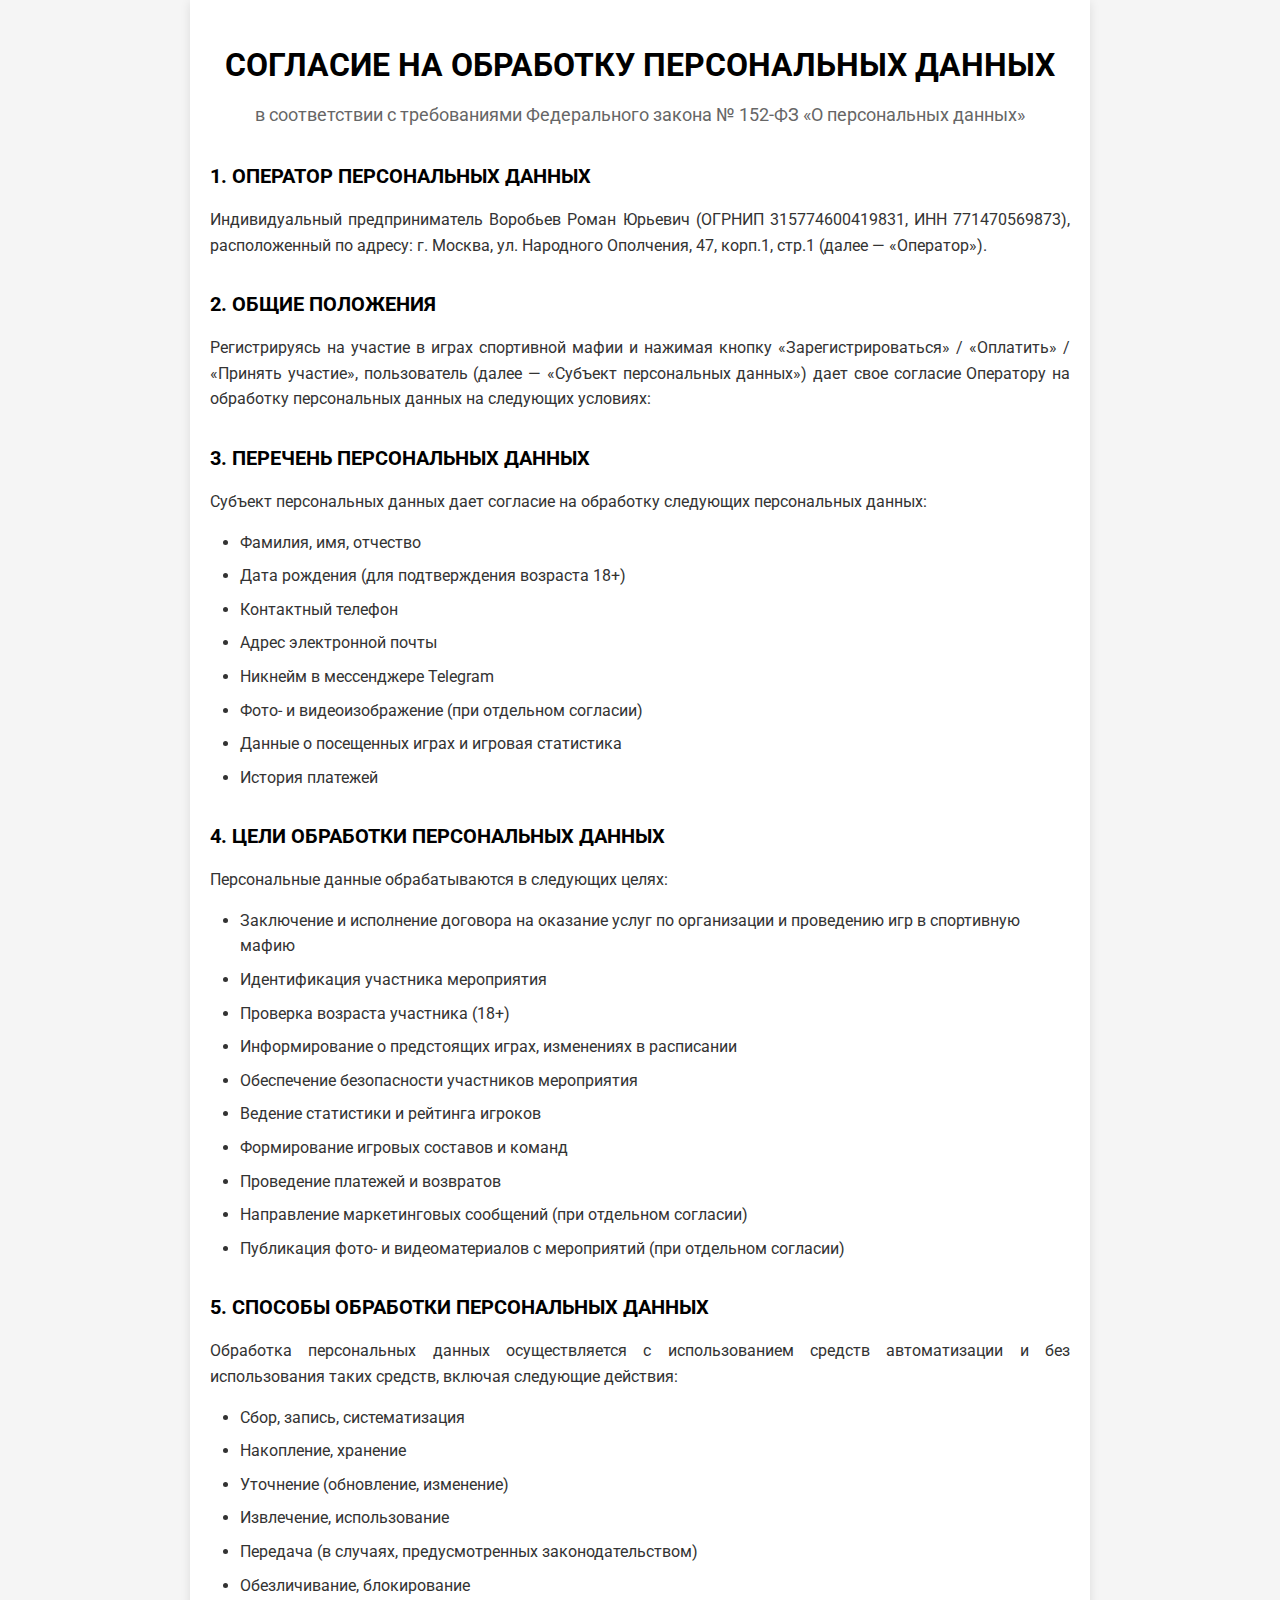
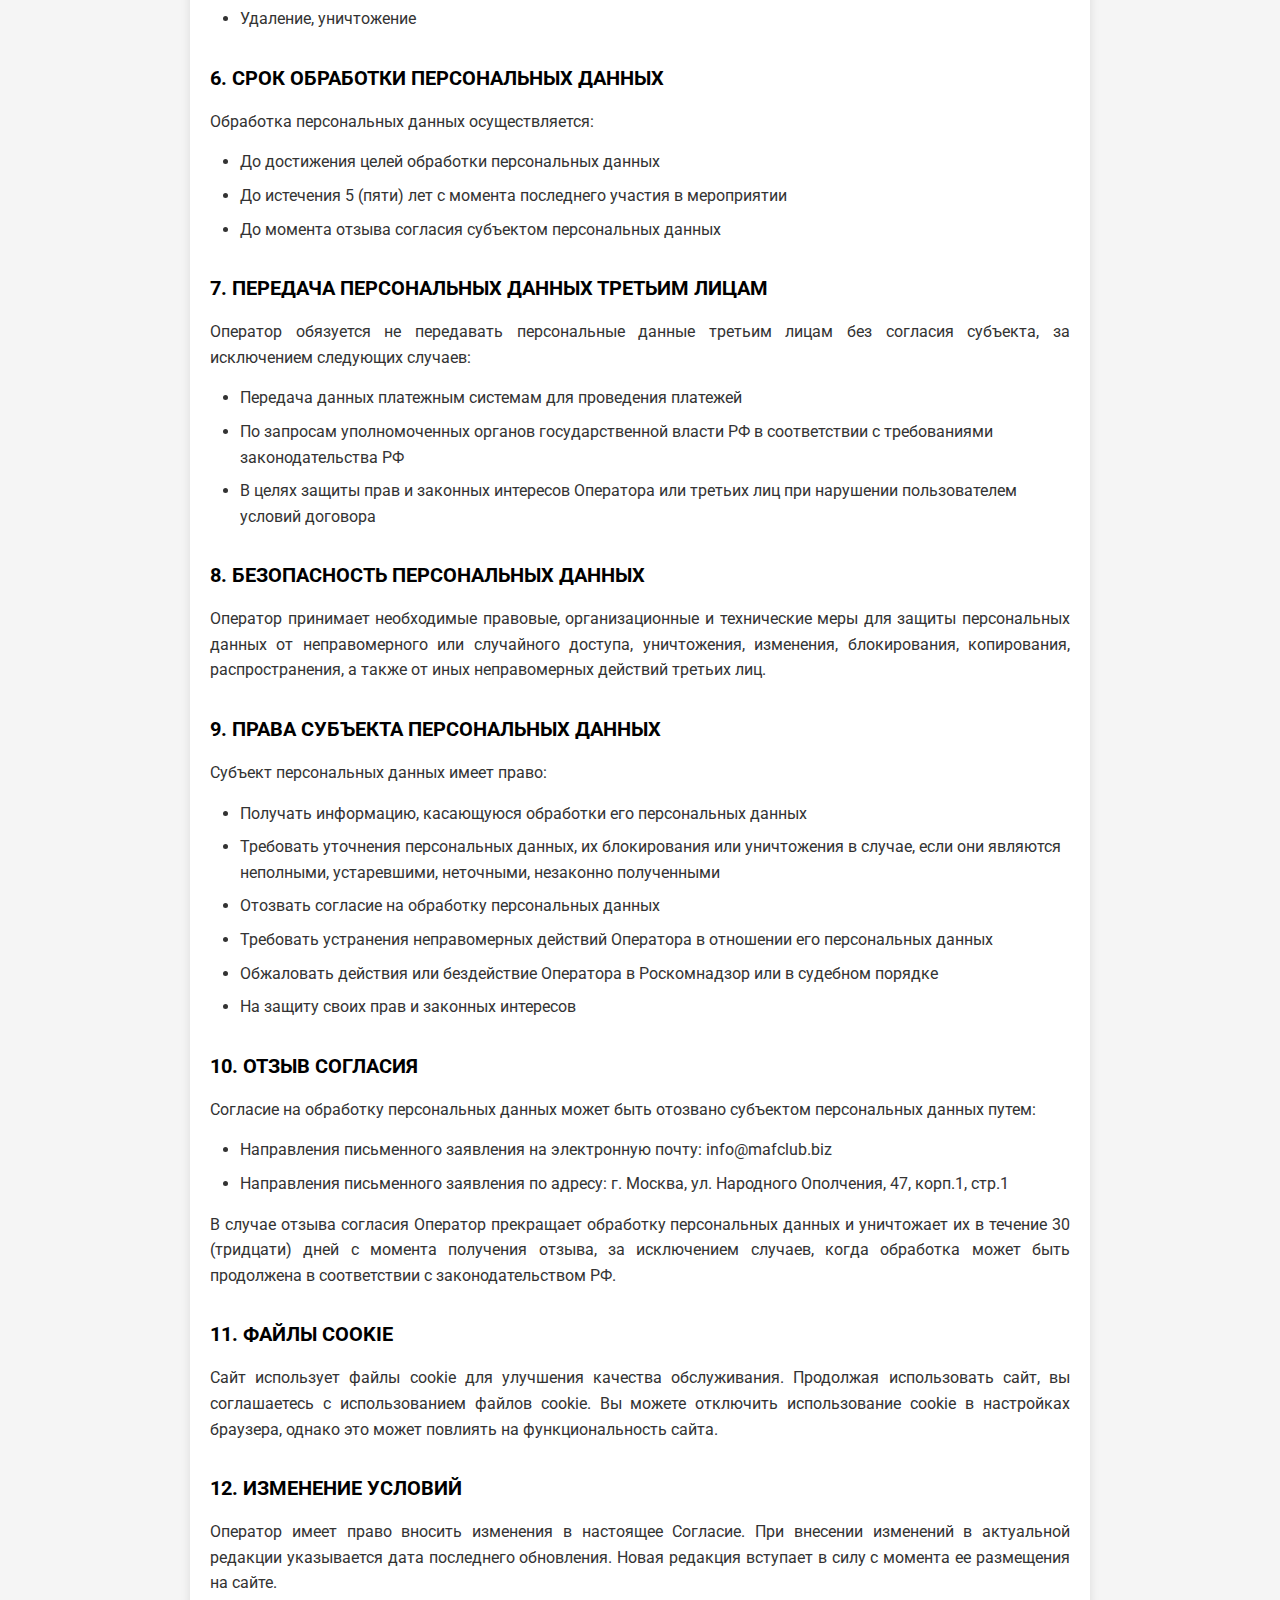
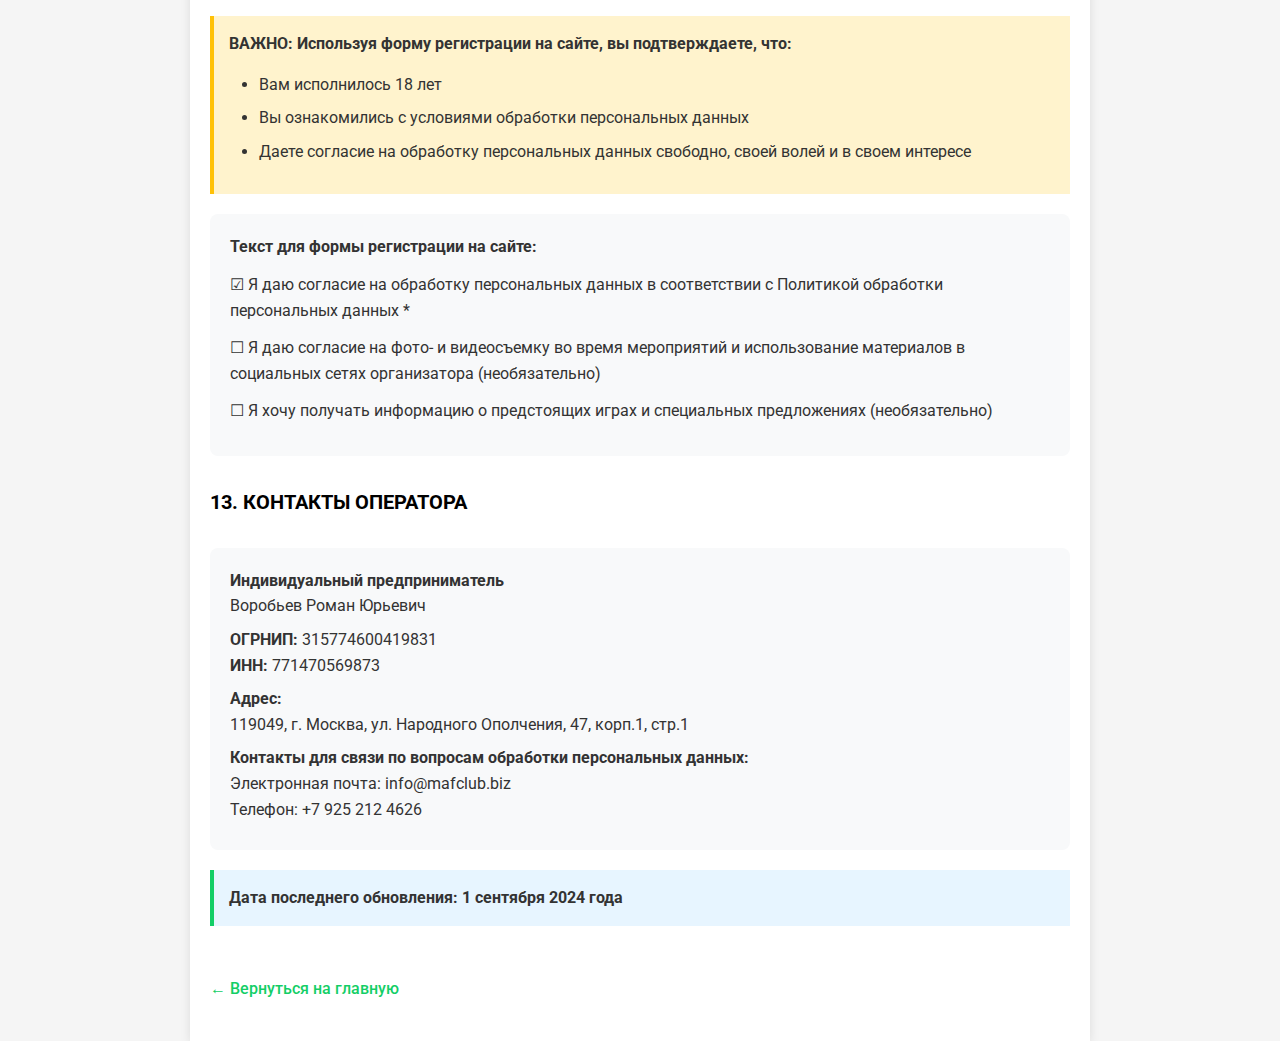
<file: consent.html>
<!DOCTYPE html>
<html lang="ru">
<head>
    <meta charset="UTF-8">
    <meta name="viewport" content="width=device-width, initial-scale=1.0">
    <title>Согласие на обработку персональных данных — MafClub.biz</title>
    <link href="fonts/roboto.css" rel="stylesheet">
    <style>
        * {
            margin: 0;
            padding: 0;
            box-sizing: border-box;
        }

        body {
            font-family: 'Roboto', Arial, sans-serif;
            line-height: 1.6;
            color: #333;
            background-color: #f5f5f5;
        }

        .container {
            max-width: 900px;
            margin: 0 auto;
            padding: 40px 20px;
            background-color: #fff;
            box-shadow: 0 2px 10px rgba(0,0,0,0.1);
        }

        h1 {
            font-size: 32px;
            font-weight: 700;
            color: #000;
            margin-bottom: 10px;
            text-align: center;
        }

        .subtitle {
            font-size: 18px;
            color: #666;
            text-align: center;
            margin-bottom: 30px;
        }

        .meta {
            text-align: center;
            color: #999;
            font-size: 14px;
            margin-bottom: 40px;
        }

        h2 {
            font-size: 20px;
            font-weight: 600;
            color: #000;
            margin-top: 30px;
            margin-bottom: 15px;
        }

        p {
            margin-bottom: 15px;
            text-align: justify;
        }

        ul {
            margin: 10px 0 15px 30px;
        }

        li {
            margin-bottom: 8px;
        }

        .highlight {
            background-color: #e7f5ff;
            padding: 15px;
            border-left: 4px solid #13ce66;
            margin: 20px 0;
        }

        .warning {
            background-color: #fff3cd;
            padding: 15px;
            border-left: 4px solid #ffc107;
            margin: 20px 0;
        }

        .checkbox-list {
            background-color: #f8f9fa;
            padding: 20px;
            border-radius: 8px;
            margin: 20px 0;
        }

        .checkbox-list p {
            margin-bottom: 12px;
            text-align: left;
        }

        .contacts {
            background-color: #f8f9fa;
            padding: 20px;
            border-radius: 8px;
            margin-top: 30px;
        }

        .contacts p {
            margin-bottom: 8px;
        }

        .back-link {
            display: inline-block;
            margin-top: 30px;
            color: #13ce66;
            text-decoration: none;
            font-weight: 500;
        }

        .back-link:hover {
            text-decoration: underline;
        }

        @media (max-width: 768px) {
            .container {
                padding: 20px 15px;
            }

            h1 {
                font-size: 24px;
            }

            h2 {
                font-size: 18px;
            }
        }
    </style>
</head>
<body>
    <div class="container">
        <h1>СОГЛАСИЕ НА ОБРАБОТКУ ПЕРСОНАЛЬНЫХ ДАННЫХ</h1>
        <p class="subtitle">в соответствии с требованиями Федерального закона № 152-ФЗ «О персональных данных»</p>

        <h2>1. ОПЕРАТОР ПЕРСОНАЛЬНЫХ ДАННЫХ</h2>
        <p>Индивидуальный предприниматель Воробьев Роман Юрьевич (ОГРНИП 315774600419831, ИНН 771470569873), расположенный по адресу: г. Москва, ул. Народного Ополчения, 47, корп.1, стр.1 (далее — «Оператор»).</p>

        <h2>2. ОБЩИЕ ПОЛОЖЕНИЯ</h2>
        <p>Регистрируясь на участие в играх спортивной мафии и нажимая кнопку «Зарегистрироваться» / «Оплатить» / «Принять участие», пользователь (далее — «Субъект персональных данных») дает свое согласие Оператору на обработку персональных данных на следующих условиях:</p>

        <h2>3. ПЕРЕЧЕНЬ ПЕРСОНАЛЬНЫХ ДАННЫХ</h2>
        <p>Субъект персональных данных дает согласие на обработку следующих персональных данных:</p>
        <ul>
            <li>Фамилия, имя, отчество</li>
            <li>Дата рождения (для подтверждения возраста 18+)</li>
            <li>Контактный телефон</li>
            <li>Адрес электронной почты</li>
            <li>Никнейм в мессенджере Telegram</li>
            <li>Фото- и видеоизображение (при отдельном согласии)</li>
            <li>Данные о посещенных играх и игровая статистика</li>
            <li>История платежей</li>
        </ul>

        <h2>4. ЦЕЛИ ОБРАБОТКИ ПЕРСОНАЛЬНЫХ ДАННЫХ</h2>
        <p>Персональные данные обрабатываются в следующих целях:</p>
        <ul>
            <li>Заключение и исполнение договора на оказание услуг по организации и проведению игр в спортивную мафию</li>
            <li>Идентификация участника мероприятия</li>
            <li>Проверка возраста участника (18+)</li>
            <li>Информирование о предстоящих играх, изменениях в расписании</li>
            <li>Обеспечение безопасности участников мероприятия</li>
            <li>Ведение статистики и рейтинга игроков</li>
            <li>Формирование игровых составов и команд</li>
            <li>Проведение платежей и возвратов</li>
            <li>Направление маркетинговых сообщений (при отдельном согласии)</li>
            <li>Публикация фото- и видеоматериалов с мероприятий (при отдельном согласии)</li>
        </ul>

        <h2>5. СПОСОБЫ ОБРАБОТКИ ПЕРСОНАЛЬНЫХ ДАННЫХ</h2>
        <p>Обработка персональных данных осуществляется с использованием средств автоматизации и без использования таких средств, включая следующие действия:</p>
        <ul>
            <li>Сбор, запись, систематизация</li>
            <li>Накопление, хранение</li>
            <li>Уточнение (обновление, изменение)</li>
            <li>Извлечение, использование</li>
            <li>Передача (в случаях, предусмотренных законодательством)</li>
            <li>Обезличивание, блокирование</li>
            <li>Удаление, уничтожение</li>
        </ul>

        <h2>6. СРОК ОБРАБОТКИ ПЕРСОНАЛЬНЫХ ДАННЫХ</h2>
        <p>Обработка персональных данных осуществляется:</p>
        <ul>
            <li>До достижения целей обработки персональных данных</li>
            <li>До истечения 5 (пяти) лет с момента последнего участия в мероприятии</li>
            <li>До момента отзыва согласия субъектом персональных данных</li>
        </ul>

        <h2>7. ПЕРЕДАЧА ПЕРСОНАЛЬНЫХ ДАННЫХ ТРЕТЬИМ ЛИЦАМ</h2>
        <p>Оператор обязуется не передавать персональные данные третьим лицам без согласия субъекта, за исключением следующих случаев:</p>
        <ul>
            <li>Передача данных платежным системам для проведения платежей</li>
            <li>По запросам уполномоченных органов государственной власти РФ в соответствии с требованиями законодательства РФ</li>
            <li>В целях защиты прав и законных интересов Оператора или третьих лиц при нарушении пользователем условий договора</li>
        </ul>

        <h2>8. БЕЗОПАСНОСТЬ ПЕРСОНАЛЬНЫХ ДАННЫХ</h2>
        <p>Оператор принимает необходимые правовые, организационные и технические меры для защиты персональных данных от неправомерного или случайного доступа, уничтожения, изменения, блокирования, копирования, распространения, а также от иных неправомерных действий третьих лиц.</p>

        <h2>9. ПРАВА СУБЪЕКТА ПЕРСОНАЛЬНЫХ ДАННЫХ</h2>
        <p>Субъект персональных данных имеет право:</p>
        <ul>
            <li>Получать информацию, касающуюся обработки его персональных данных</li>
            <li>Требовать уточнения персональных данных, их блокирования или уничтожения в случае, если они являются неполными, устаревшими, неточными, незаконно полученными</li>
            <li>Отозвать согласие на обработку персональных данных</li>
            <li>Требовать устранения неправомерных действий Оператора в отношении его персональных данных</li>
            <li>Обжаловать действия или бездействие Оператора в Роскомнадзор или в судебном порядке</li>
            <li>На защиту своих прав и законных интересов</li>
        </ul>

        <h2>10. ОТЗЫВ СОГЛАСИЯ</h2>
        <p>Согласие на обработку персональных данных может быть отозвано субъектом персональных данных путем:</p>
        <ul>
            <li>Направления письменного заявления на электронную почту: info@mafclub.biz</li>
            <li>Направления письменного заявления по адресу: г. Москва, ул. Народного Ополчения, 47, корп.1, стр.1</li>
        </ul>
        <p>В случае отзыва согласия Оператор прекращает обработку персональных данных и уничтожает их в течение 30 (тридцати) дней с момента получения отзыва, за исключением случаев, когда обработка может быть продолжена в соответствии с законодательством РФ.</p>

        <h2>11. ФАЙЛЫ COOKIE</h2>
        <p>Сайт использует файлы cookie для улучшения качества обслуживания. Продолжая использовать сайт, вы соглашаетесь с использованием файлов cookie. Вы можете отключить использование cookie в настройках браузера, однако это может повлиять на функциональность сайта.</p>

        <h2>12. ИЗМЕНЕНИЕ УСЛОВИЙ</h2>
        <p>Оператор имеет право вносить изменения в настоящее Согласие. При внесении изменений в актуальной редакции указывается дата последнего обновления. Новая редакция вступает в силу с момента ее размещения на сайте.</p>

        <div class="warning">
            <p><strong>ВАЖНО: Используя форму регистрации на сайте, вы подтверждаете, что:</strong></p>
            <ul>
                <li>Вам исполнилось 18 лет</li>
                <li>Вы ознакомились с условиями обработки персональных данных</li>
                <li>Даете согласие на обработку персональных данных свободно, своей волей и в своем интересе</li>
            </ul>
        </div>

        <div class="checkbox-list">
            <p><strong>Текст для формы регистрации на сайте:</strong></p>
            <p>☑ Я даю согласие на обработку персональных данных в соответствии с Политикой обработки персональных данных *</p>
            <p>☐ Я даю согласие на фото- и видеосъемку во время мероприятий и использование материалов в социальных сетях организатора (необязательно)</p>
            <p>☐ Я хочу получать информацию о предстоящих играх и специальных предложениях (необязательно)</p>
        </div>

        <h2>13. КОНТАКТЫ ОПЕРАТОРА</h2>
        <div class="contacts">
            <p><strong>Индивидуальный предприниматель</strong><br>
            Воробьев Роман Юрьевич</p>

            <p><strong>ОГРНИП:</strong> 315774600419831<br>
            <strong>ИНН:</strong> 771470569873</p>

            <p><strong>Адрес:</strong><br>
            119049, г. Москва, ул. Народного Ополчения, 47, корп.1, стр.1</p>

            <p><strong>Контакты для связи по вопросам обработки персональных данных:</strong><br>
            Электронная почта: info@mafclub.biz<br>
            Телефон: +7 925 212 4626</p>
        </div>

        <div class="highlight">
            <strong>Дата последнего обновления: 1 сентября 2024 года</strong>
        </div>

        <a href="index.html" class="back-link">← Вернуться на главную</a>
    </div>
</body>
</html>
</file>
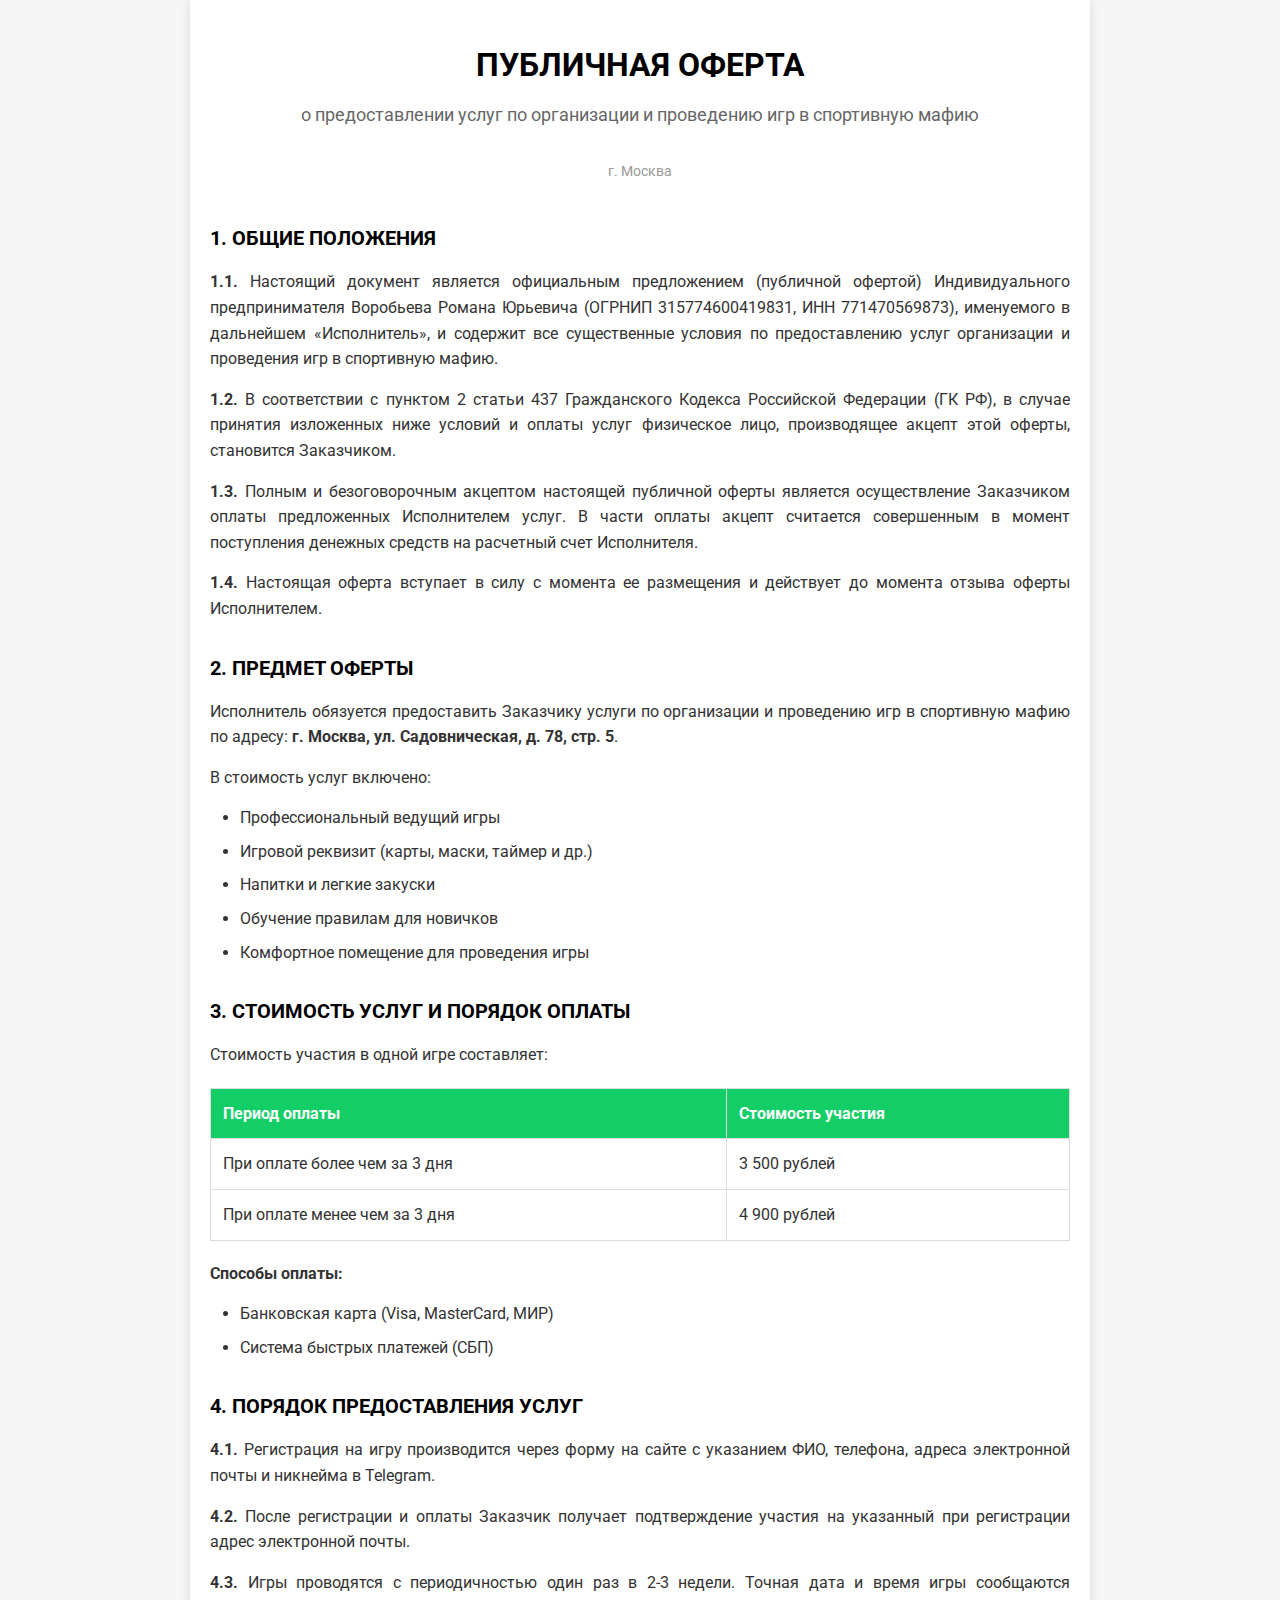
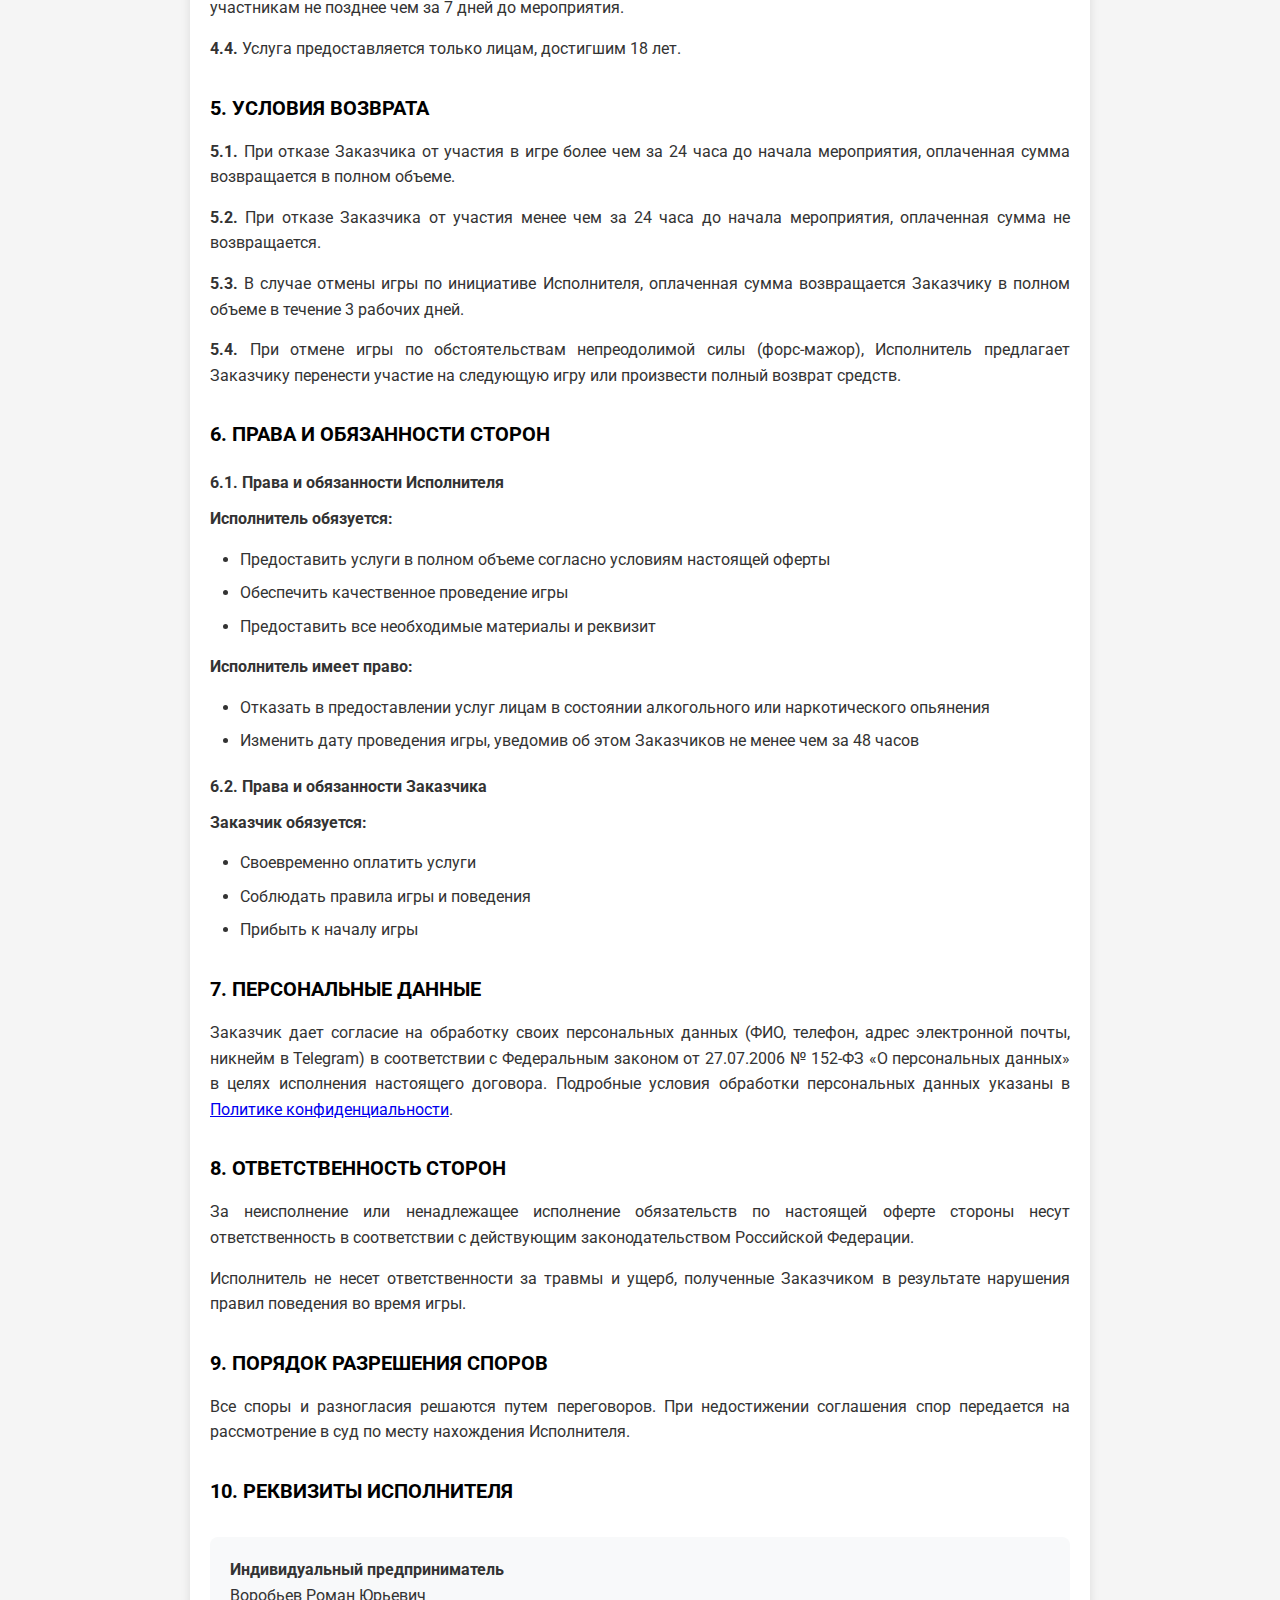
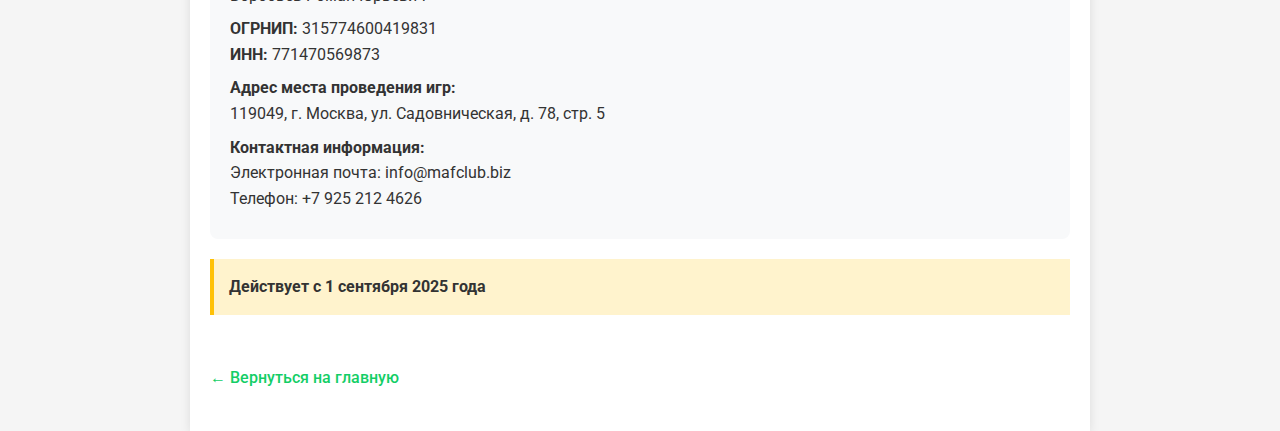
<file: offer.html>
<!DOCTYPE html>
<html lang="ru">
<head>
    <meta charset="UTF-8">
    <meta name="viewport" content="width=device-width, initial-scale=1.0">
    <title>Публичная оферта — MafClub.biz</title>
    <link href="fonts/roboto.css" rel="stylesheet">
    <style>
        * {
            margin: 0;
            padding: 0;
            box-sizing: border-box;
        }

        body {
            font-family: 'Roboto', Arial, sans-serif;
            line-height: 1.6;
            color: #333;
            background-color: #f5f5f5;
        }

        .container {
            max-width: 900px;
            margin: 0 auto;
            padding: 40px 20px;
            background-color: #fff;
            box-shadow: 0 2px 10px rgba(0,0,0,0.1);
        }

        h1 {
            font-size: 32px;
            font-weight: 700;
            color: #000;
            margin-bottom: 10px;
            text-align: center;
        }

        .subtitle {
            font-size: 18px;
            color: #666;
            text-align: center;
            margin-bottom: 30px;
        }

        .meta {
            text-align: center;
            color: #999;
            font-size: 14px;
            margin-bottom: 40px;
        }

        h2 {
            font-size: 20px;
            font-weight: 600;
            color: #000;
            margin-top: 30px;
            margin-bottom: 15px;
        }

        h3 {
            font-size: 16px;
            font-weight: 600;
            color: #333;
            margin-top: 20px;
            margin-bottom: 10px;
        }

        p {
            margin-bottom: 15px;
            text-align: justify;
        }

        ul {
            margin: 10px 0 15px 30px;
        }

        li {
            margin-bottom: 8px;
        }

        table {
            width: 100%;
            border-collapse: collapse;
            margin: 20px 0;
        }

        table th,
        table td {
            border: 1px solid #ddd;
            padding: 12px;
            text-align: left;
        }

        table th {
            background-color: #13ce66;
            color: white;
            font-weight: 600;
        }

        .highlight {
            background-color: #fff3cd;
            padding: 15px;
            border-left: 4px solid #ffc107;
            margin: 20px 0;
        }

        .contacts {
            background-color: #f8f9fa;
            padding: 20px;
            border-radius: 8px;
            margin-top: 30px;
        }

        .contacts p {
            margin-bottom: 8px;
        }

        .back-link {
            display: inline-block;
            margin-top: 30px;
            color: #13ce66;
            text-decoration: none;
            font-weight: 500;
        }

        .back-link:hover {
            text-decoration: underline;
        }

        @media (max-width: 768px) {
            .container {
                padding: 20px 15px;
            }

            h1 {
                font-size: 24px;
            }

            h2 {
                font-size: 18px;
            }

            table {
                font-size: 14px;
            }
        }
    </style>
</head>
<body>
    <div class="container">
        <h1>ПУБЛИЧНАЯ ОФЕРТА</h1>
        <p class="subtitle">о предоставлении услуг по организации и проведению игр в спортивную мафию</p>
        <p class="meta">г. Москва</p>

        <h2>1. ОБЩИЕ ПОЛОЖЕНИЯ</h2>
        <p><strong>1.1.</strong> Настоящий документ является официальным предложением (публичной офертой) Индивидуального предпринимателя Воробьева Романа Юрьевича (ОГРНИП 315774600419831, ИНН 771470569873), именуемого в дальнейшем «Исполнитель», и содержит все существенные условия по предоставлению услуг организации и проведения игр в спортивную мафию.</p>

        <p><strong>1.2.</strong> В соответствии с пунктом 2 статьи 437 Гражданского Кодекса Российской Федерации (ГК РФ), в случае принятия изложенных ниже условий и оплаты услуг физическое лицо, производящее акцепт этой оферты, становится Заказчиком.</p>

        <p><strong>1.3.</strong> Полным и безоговорочным акцептом настоящей публичной оферты является осуществление Заказчиком оплаты предложенных Исполнителем услуг. В части оплаты акцепт считается совершенным в момент поступления денежных средств на расчетный счет Исполнителя.</p>

        <p><strong>1.4.</strong> Настоящая оферта вступает в силу с момента ее размещения и действует до момента отзыва оферты Исполнителем.</p>

        <h2>2. ПРЕДМЕТ ОФЕРТЫ</h2>
        <p>Исполнитель обязуется предоставить Заказчику услуги по организации и проведению игр в спортивную мафию по адресу: <strong>г. Москва, ул. Садовническая, д. 78, стр. 5</strong>.</p>

        <p>В стоимость услуг включено:</p>
        <ul>
            <li>Профессиональный ведущий игры</li>
            <li>Игровой реквизит (карты, маски, таймер и др.)</li>
            <li>Напитки и легкие закуски</li>
            <li>Обучение правилам для новичков</li>
            <li>Комфортное помещение для проведения игры</li>
        </ul>

        <h2>3. СТОИМОСТЬ УСЛУГ И ПОРЯДОК ОПЛАТЫ</h2>
        <p>Стоимость участия в одной игре составляет:</p>

        <table>
            <thead>
                <tr>
                    <th>Период оплаты</th>
                    <th>Стоимость участия</th>
                </tr>
            </thead>
            <tbody>
                <tr>
                    <td>При оплате более чем за 3 дня</td>
                    <td>3 500 рублей</td>
                </tr>
                <tr>
                    <td>При оплате менее чем за 3 дня</td>
                    <td>4 900 рублей</td>
                </tr>
            </tbody>
        </table>

        <p><strong>Способы оплаты:</strong></p>
        <ul>
            <li>Банковская карта (Visa, MasterCard, МИР)</li>
            <li>Система быстрых платежей (СБП)</li>
        </ul>

        <h2>4. ПОРЯДОК ПРЕДОСТАВЛЕНИЯ УСЛУГ</h2>
        <p><strong>4.1.</strong> Регистрация на игру производится через форму на сайте с указанием ФИО, телефона, адреса электронной почты и никнейма в Telegram.</p>

        <p><strong>4.2.</strong> После регистрации и оплаты Заказчик получает подтверждение участия на указанный при регистрации адрес электронной почты.</p>

        <p><strong>4.3.</strong> Игры проводятся с периодичностью один раз в 2-3 недели. Точная дата и время игры сообщаются участникам не позднее чем за 7 дней до мероприятия.</p>

        <p><strong>4.4.</strong> Услуга предоставляется только лицам, достигшим 18 лет.</p>

        <h2>5. УСЛОВИЯ ВОЗВРАТА</h2>
        <p><strong>5.1.</strong> При отказе Заказчика от участия в игре более чем за 24 часа до начала мероприятия, оплаченная сумма возвращается в полном объеме.</p>

        <p><strong>5.2.</strong> При отказе Заказчика от участия менее чем за 24 часа до начала мероприятия, оплаченная сумма не возвращается.</p>

        <p><strong>5.3.</strong> В случае отмены игры по инициативе Исполнителя, оплаченная сумма возвращается Заказчику в полном объеме в течение 3 рабочих дней.</p>

        <p><strong>5.4.</strong> При отмене игры по обстоятельствам непреодолимой силы (форс-мажор), Исполнитель предлагает Заказчику перенести участие на следующую игру или произвести полный возврат средств.</p>

        <h2>6. ПРАВА И ОБЯЗАННОСТИ СТОРОН</h2>

        <h3>6.1. Права и обязанности Исполнителя</h3>
        <p><strong>Исполнитель обязуется:</strong></p>
        <ul>
            <li>Предоставить услуги в полном объеме согласно условиям настоящей оферты</li>
            <li>Обеспечить качественное проведение игры</li>
            <li>Предоставить все необходимые материалы и реквизит</li>
        </ul>

        <p><strong>Исполнитель имеет право:</strong></p>
        <ul>
            <li>Отказать в предоставлении услуг лицам в состоянии алкогольного или наркотического опьянения</li>
            <li>Изменить дату проведения игры, уведомив об этом Заказчиков не менее чем за 48 часов</li>
        </ul>

        <h3>6.2. Права и обязанности Заказчика</h3>
        <p><strong>Заказчик обязуется:</strong></p>
        <ul>
            <li>Своевременно оплатить услуги</li>
            <li>Соблюдать правила игры и поведения</li>
            <li>Прибыть к началу игры</li>
        </ul>

        <h2>7. ПЕРСОНАЛЬНЫЕ ДАННЫЕ</h2>
        <p>Заказчик дает согласие на обработку своих персональных данных (ФИО, телефон, адрес электронной почты, никнейм в Telegram) в соответствии с Федеральным законом от 27.07.2006 № 152-ФЗ «О персональных данных» в целях исполнения настоящего договора. Подробные условия обработки персональных данных указаны в <a href="privacy.html">Политике конфиденциальности</a>.</p>

        <h2>8. ОТВЕТСТВЕННОСТЬ СТОРОН</h2>
        <p>За неисполнение или ненадлежащее исполнение обязательств по настоящей оферте стороны несут ответственность в соответствии с действующим законодательством Российской Федерации.</p>

        <p>Исполнитель не несет ответственности за травмы и ущерб, полученные Заказчиком в результате нарушения правил поведения во время игры.</p>

        <h2>9. ПОРЯДОК РАЗРЕШЕНИЯ СПОРОВ</h2>
        <p>Все споры и разногласия решаются путем переговоров. При недостижении соглашения спор передается на рассмотрение в суд по месту нахождения Исполнителя.</p>

        <h2>10. РЕКВИЗИТЫ ИСПОЛНИТЕЛЯ</h2>
        <div class="contacts">
            <p><strong>Индивидуальный предприниматель</strong><br>
            Воробьев Роман Юрьевич</p>

            <p><strong>ОГРНИП:</strong> 315774600419831<br>
            <strong>ИНН:</strong> 771470569873</p>

            <p><strong>Адрес места проведения игр:</strong><br>
            119049, г. Москва, ул. Садовническая, д. 78, стр. 5</p>

            <p><strong>Контактная информация:</strong><br>
            Электронная почта: info@mafclub.biz<br>
            Телефон: +7 925 212 4626</p>
        </div>

        <div class="highlight">
            <strong>Действует с 1 сентября 2025 года</strong>
        </div>

        <a href="index.html" class="back-link">← Вернуться на главную</a>
    </div>
</body>
</html>
</file>
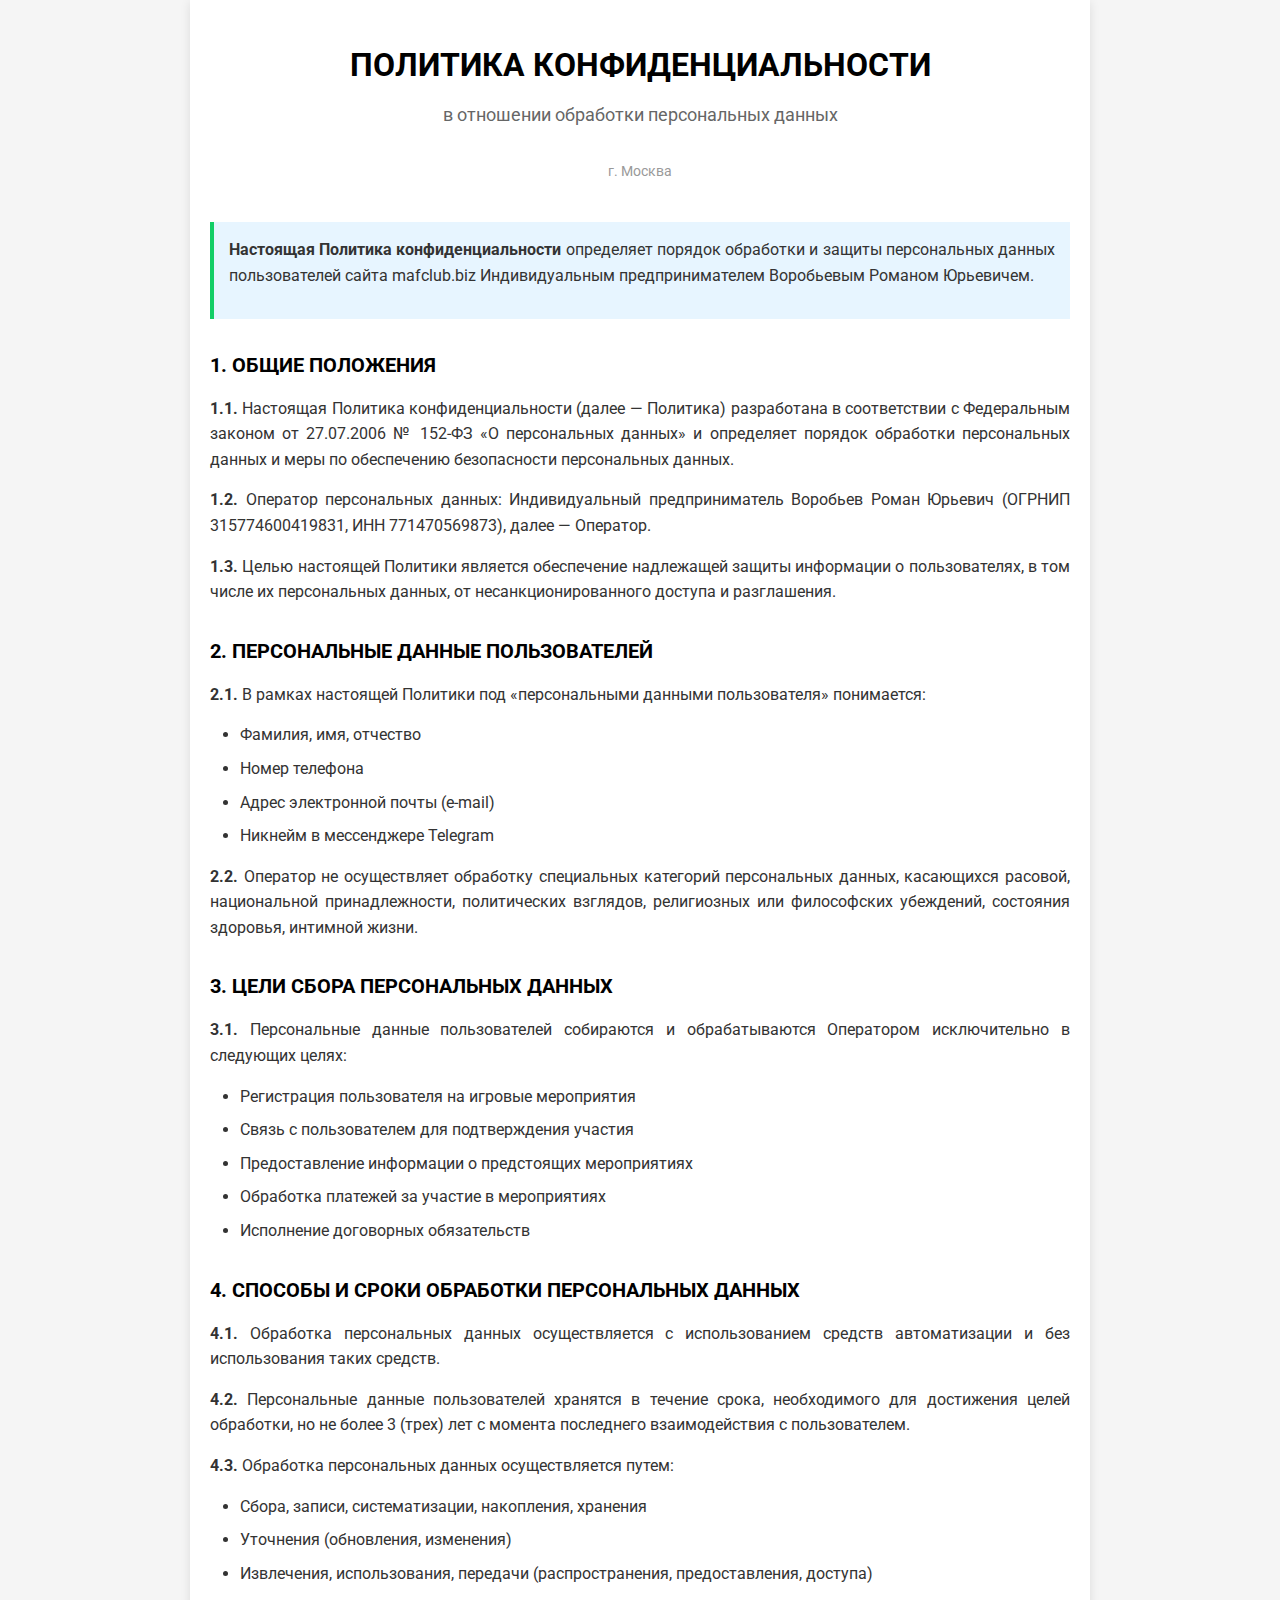
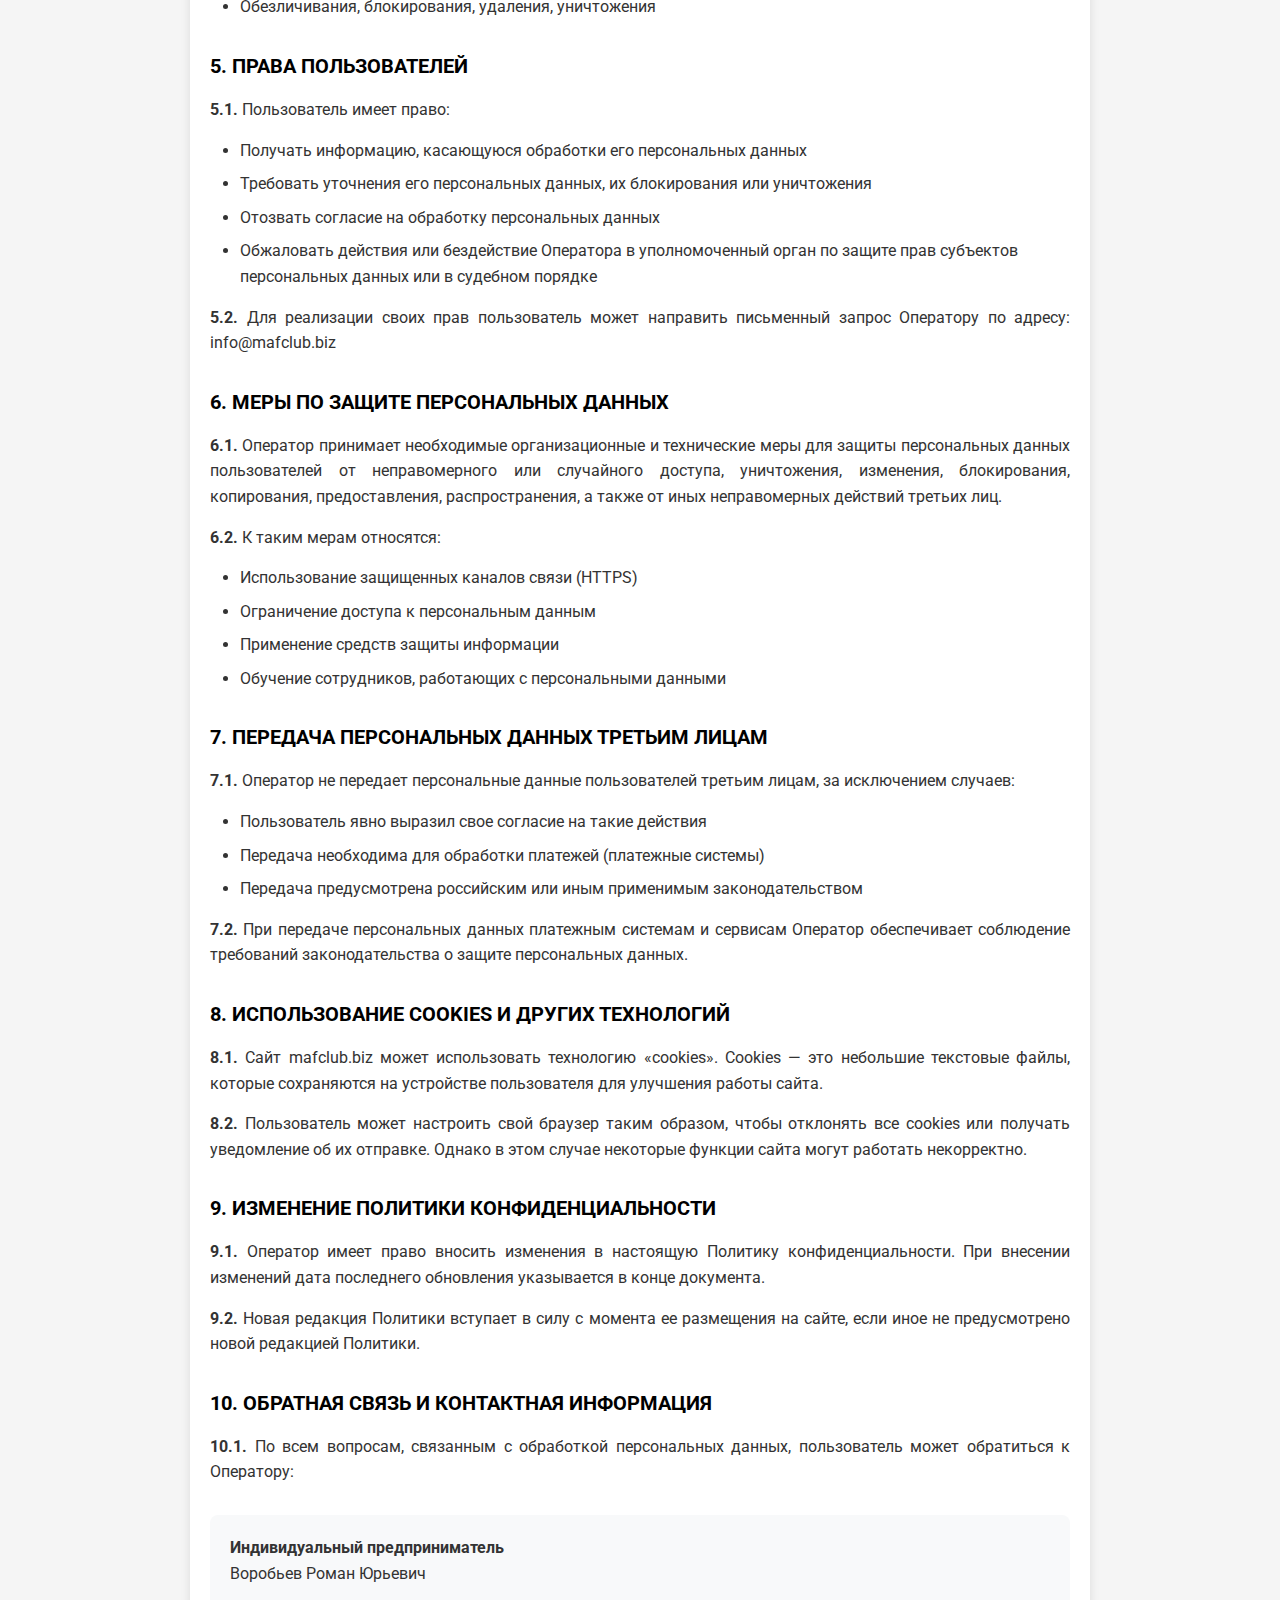
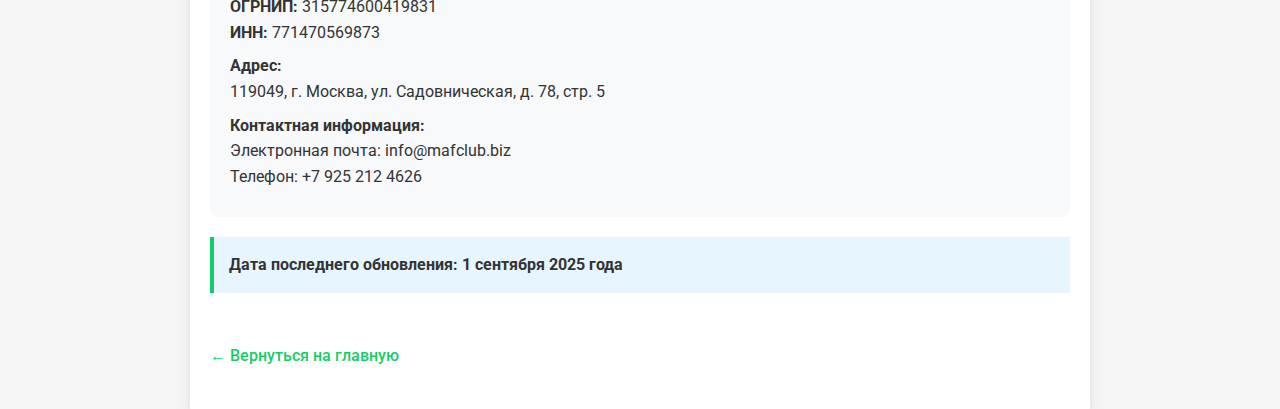
<file: privacy.html>
<!DOCTYPE html>
<html lang="ru">
<head>
    <meta charset="UTF-8">
    <meta name="viewport" content="width=device-width, initial-scale=1.0">
    <title>Политика конфиденциальности — MafClub.biz</title>
    <link href="fonts/roboto.css" rel="stylesheet">
    <style>
        * {
            margin: 0;
            padding: 0;
            box-sizing: border-box;
        }

        body {
            font-family: 'Roboto', Arial, sans-serif;
            line-height: 1.6;
            color: #333;
            background-color: #f5f5f5;
        }

        .container {
            max-width: 900px;
            margin: 0 auto;
            padding: 40px 20px;
            background-color: #fff;
            box-shadow: 0 2px 10px rgba(0,0,0,0.1);
        }

        h1 {
            font-size: 32px;
            font-weight: 700;
            color: #000;
            margin-bottom: 10px;
            text-align: center;
        }

        .subtitle {
            font-size: 18px;
            color: #666;
            text-align: center;
            margin-bottom: 30px;
        }

        .meta {
            text-align: center;
            color: #999;
            font-size: 14px;
            margin-bottom: 40px;
        }

        h2 {
            font-size: 20px;
            font-weight: 600;
            color: #000;
            margin-top: 30px;
            margin-bottom: 15px;
        }

        p {
            margin-bottom: 15px;
            text-align: justify;
        }

        ul {
            margin: 10px 0 15px 30px;
        }

        li {
            margin-bottom: 8px;
        }

        .highlight {
            background-color: #e7f5ff;
            padding: 15px;
            border-left: 4px solid #13ce66;
            margin: 20px 0;
        }

        .contacts {
            background-color: #f8f9fa;
            padding: 20px;
            border-radius: 8px;
            margin-top: 30px;
        }

        .contacts p {
            margin-bottom: 8px;
        }

        .back-link {
            display: inline-block;
            margin-top: 30px;
            color: #13ce66;
            text-decoration: none;
            font-weight: 500;
        }

        .back-link:hover {
            text-decoration: underline;
        }

        @media (max-width: 768px) {
            .container {
                padding: 20px 15px;
            }

            h1 {
                font-size: 24px;
            }

            h2 {
                font-size: 18px;
            }
        }
    </style>
</head>
<body>
    <div class="container">
        <h1>ПОЛИТИКА КОНФИДЕНЦИАЛЬНОСТИ</h1>
        <p class="subtitle">в отношении обработки персональных данных</p>
        <p class="meta">г. Москва</p>

        <div class="highlight">
            <p><strong>Настоящая Политика конфиденциальности</strong> определяет порядок обработки и защиты персональных данных пользователей сайта mafclub.biz Индивидуальным предпринимателем Воробьевым Романом Юрьевичем.</p>
        </div>

        <h2>1. ОБЩИЕ ПОЛОЖЕНИЯ</h2>
        <p><strong>1.1.</strong> Настоящая Политика конфиденциальности (далее — Политика) разработана в соответствии с Федеральным законом от 27.07.2006 № 152-ФЗ «О персональных данных» и определяет порядок обработки персональных данных и меры по обеспечению безопасности персональных данных.</p>

        <p><strong>1.2.</strong> Оператор персональных данных: Индивидуальный предприниматель Воробьев Роман Юрьевич (ОГРНИП 315774600419831, ИНН 771470569873), далее — Оператор.</p>

        <p><strong>1.3.</strong> Целью настоящей Политики является обеспечение надлежащей защиты информации о пользователях, в том числе их персональных данных, от несанкционированного доступа и разглашения.</p>

        <h2>2. ПЕРСОНАЛЬНЫЕ ДАННЫЕ ПОЛЬЗОВАТЕЛЕЙ</h2>
        <p><strong>2.1.</strong> В рамках настоящей Политики под «персональными данными пользователя» понимается:</p>
        <ul>
            <li>Фамилия, имя, отчество</li>
            <li>Номер телефона</li>
            <li>Адрес электронной почты (e-mail)</li>
            <li>Никнейм в мессенджере Telegram</li>
        </ul>

        <p><strong>2.2.</strong> Оператор не осуществляет обработку специальных категорий персональных данных, касающихся расовой, национальной принадлежности, политических взглядов, религиозных или философских убеждений, состояния здоровья, интимной жизни.</p>

        <h2>3. ЦЕЛИ СБОРА ПЕРСОНАЛЬНЫХ ДАННЫХ</h2>
        <p><strong>3.1.</strong> Персональные данные пользователей собираются и обрабатываются Оператором исключительно в следующих целях:</p>
        <ul>
            <li>Регистрация пользователя на игровые мероприятия</li>
            <li>Связь с пользователем для подтверждения участия</li>
            <li>Предоставление информации о предстоящих мероприятиях</li>
            <li>Обработка платежей за участие в мероприятиях</li>
            <li>Исполнение договорных обязательств</li>
        </ul>

        <h2>4. СПОСОБЫ И СРОКИ ОБРАБОТКИ ПЕРСОНАЛЬНЫХ ДАННЫХ</h2>
        <p><strong>4.1.</strong> Обработка персональных данных осуществляется с использованием средств автоматизации и без использования таких средств.</p>

        <p><strong>4.2.</strong> Персональные данные пользователей хранятся в течение срока, необходимого для достижения целей обработки, но не более 3 (трех) лет с момента последнего взаимодействия с пользователем.</p>

        <p><strong>4.3.</strong> Обработка персональных данных осуществляется путем:</p>
        <ul>
            <li>Сбора, записи, систематизации, накопления, хранения</li>
            <li>Уточнения (обновления, изменения)</li>
            <li>Извлечения, использования, передачи (распространения, предоставления, доступа)</li>
            <li>Обезличивания, блокирования, удаления, уничтожения</li>
        </ul>

        <h2>5. ПРАВА ПОЛЬЗОВАТЕЛЕЙ</h2>
        <p><strong>5.1.</strong> Пользователь имеет право:</p>
        <ul>
            <li>Получать информацию, касающуюся обработки его персональных данных</li>
            <li>Требовать уточнения его персональных данных, их блокирования или уничтожения</li>
            <li>Отозвать согласие на обработку персональных данных</li>
            <li>Обжаловать действия или бездействие Оператора в уполномоченный орган по защите прав субъектов персональных данных или в судебном порядке</li>
        </ul>

        <p><strong>5.2.</strong> Для реализации своих прав пользователь может направить письменный запрос Оператору по адресу: info@mafclub.biz</p>

        <h2>6. МЕРЫ ПО ЗАЩИТЕ ПЕРСОНАЛЬНЫХ ДАННЫХ</h2>
        <p><strong>6.1.</strong> Оператор принимает необходимые организационные и технические меры для защиты персональных данных пользователей от неправомерного или случайного доступа, уничтожения, изменения, блокирования, копирования, предоставления, распространения, а также от иных неправомерных действий третьих лиц.</p>

        <p><strong>6.2.</strong> К таким мерам относятся:</p>
        <ul>
            <li>Использование защищенных каналов связи (HTTPS)</li>
            <li>Ограничение доступа к персональным данным</li>
            <li>Применение средств защиты информации</li>
            <li>Обучение сотрудников, работающих с персональными данными</li>
        </ul>

        <h2>7. ПЕРЕДАЧА ПЕРСОНАЛЬНЫХ ДАННЫХ ТРЕТЬИМ ЛИЦАМ</h2>
        <p><strong>7.1.</strong> Оператор не передает персональные данные пользователей третьим лицам, за исключением случаев:</p>
        <ul>
            <li>Пользователь явно выразил свое согласие на такие действия</li>
            <li>Передача необходима для обработки платежей (платежные системы)</li>
            <li>Передача предусмотрена российским или иным применимым законодательством</li>
        </ul>

        <p><strong>7.2.</strong> При передаче персональных данных платежным системам и сервисам Оператор обеспечивает соблюдение требований законодательства о защите персональных данных.</p>

        <h2>8. ИСПОЛЬЗОВАНИЕ COOKIES И ДРУГИХ ТЕХНОЛОГИЙ</h2>
        <p><strong>8.1.</strong> Сайт mafclub.biz может использовать технологию «cookies». Cookies — это небольшие текстовые файлы, которые сохраняются на устройстве пользователя для улучшения работы сайта.</p>

        <p><strong>8.2.</strong> Пользователь может настроить свой браузер таким образом, чтобы отклонять все cookies или получать уведомление об их отправке. Однако в этом случае некоторые функции сайта могут работать некорректно.</p>

        <h2>9. ИЗМЕНЕНИЕ ПОЛИТИКИ КОНФИДЕНЦИАЛЬНОСТИ</h2>
        <p><strong>9.1.</strong> Оператор имеет право вносить изменения в настоящую Политику конфиденциальности. При внесении изменений дата последнего обновления указывается в конце документа.</p>

        <p><strong>9.2.</strong> Новая редакция Политики вступает в силу с момента ее размещения на сайте, если иное не предусмотрено новой редакцией Политики.</p>

        <h2>10. ОБРАТНАЯ СВЯЗЬ И КОНТАКТНАЯ ИНФОРМАЦИЯ</h2>
        <p><strong>10.1.</strong> По всем вопросам, связанным с обработкой персональных данных, пользователь может обратиться к Оператору:</p>

        <div class="contacts">
            <p><strong>Индивидуальный предприниматель</strong><br>
            Воробьев Роман Юрьевич</p>

            <p><strong>ОГРНИП:</strong> 315774600419831<br>
            <strong>ИНН:</strong> 771470569873</p>

            <p><strong>Адрес:</strong><br>
            119049, г. Москва, ул. Садовническая, д. 78, стр. 5</p>

            <p><strong>Контактная информация:</strong><br>
            Электронная почта: info@mafclub.biz<br>
            Телефон: +7 925 212 4626</p>
        </div>

        <div class="highlight">
            <strong>Дата последнего обновления: 1 сентября 2025 года</strong>
        </div>

        <a href="index.html" class="back-link">← Вернуться на главную</a>
    </div>
</body>
</html>
</file>
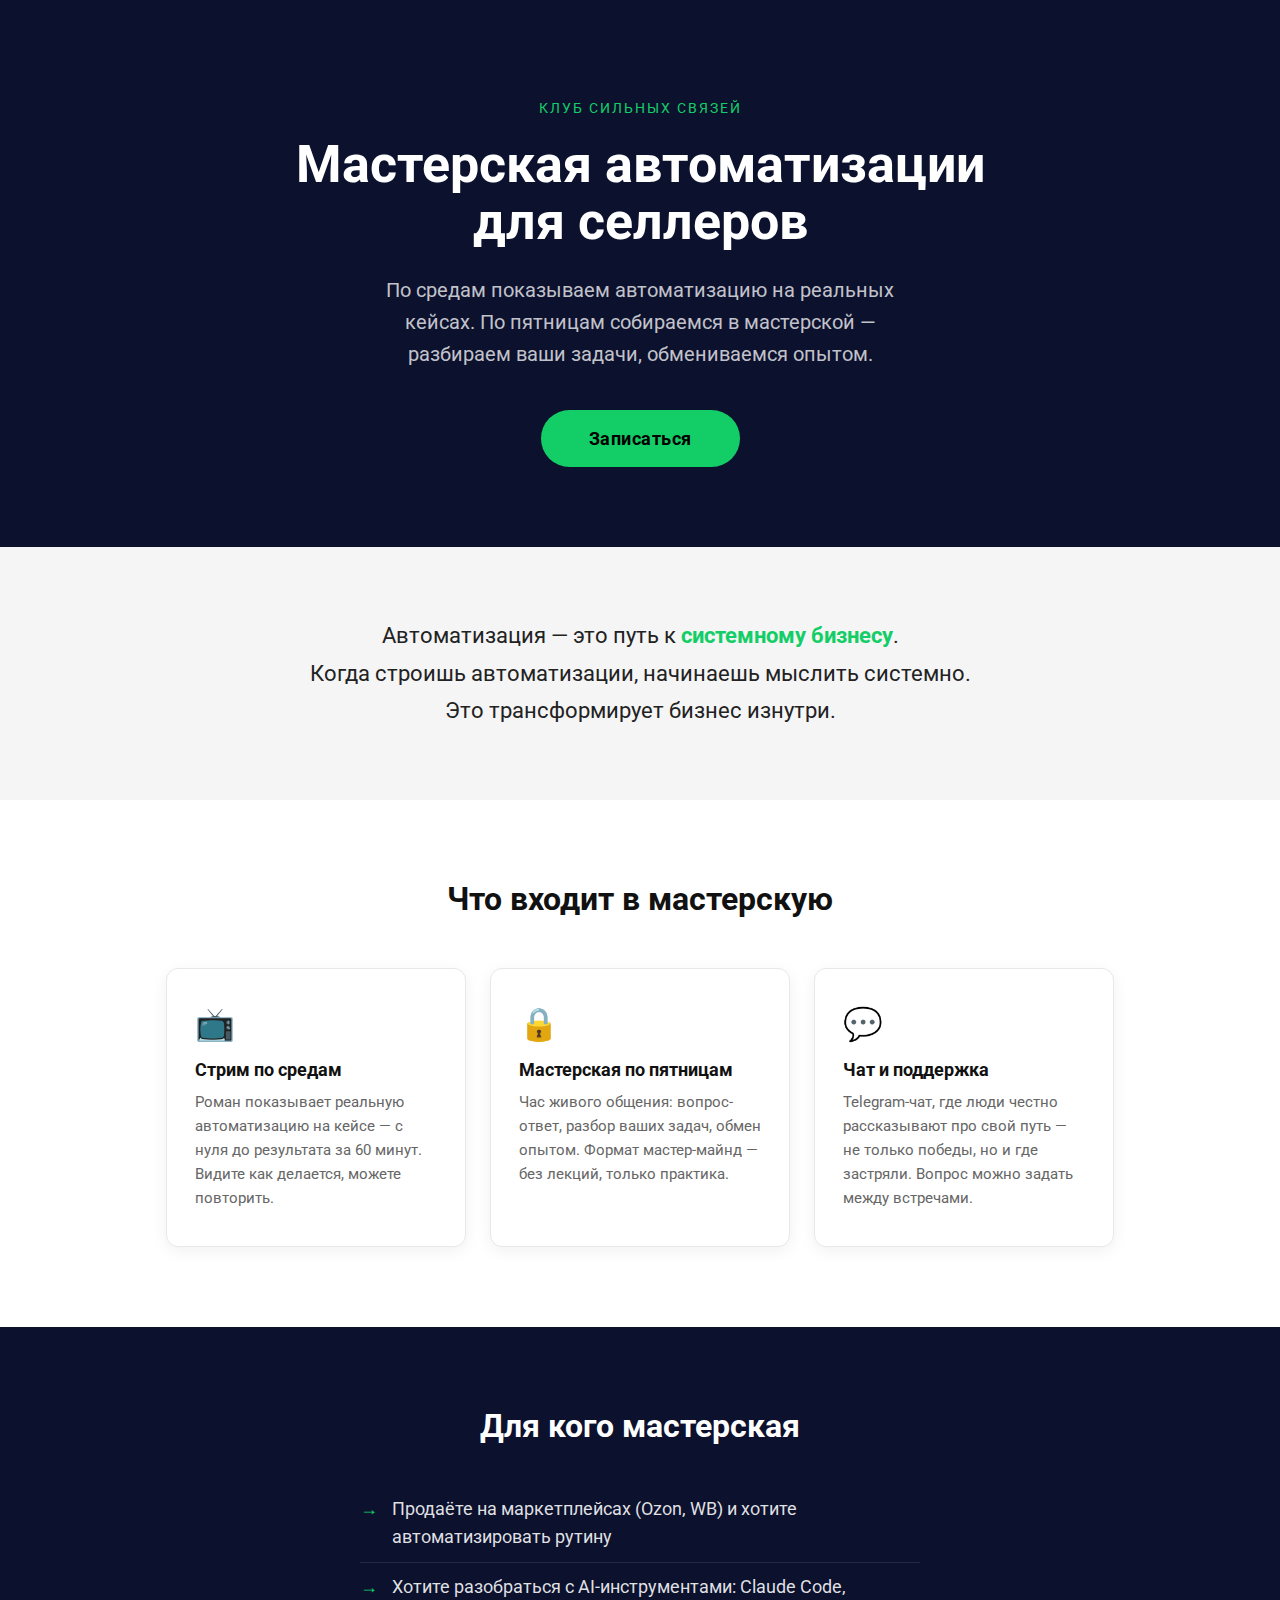
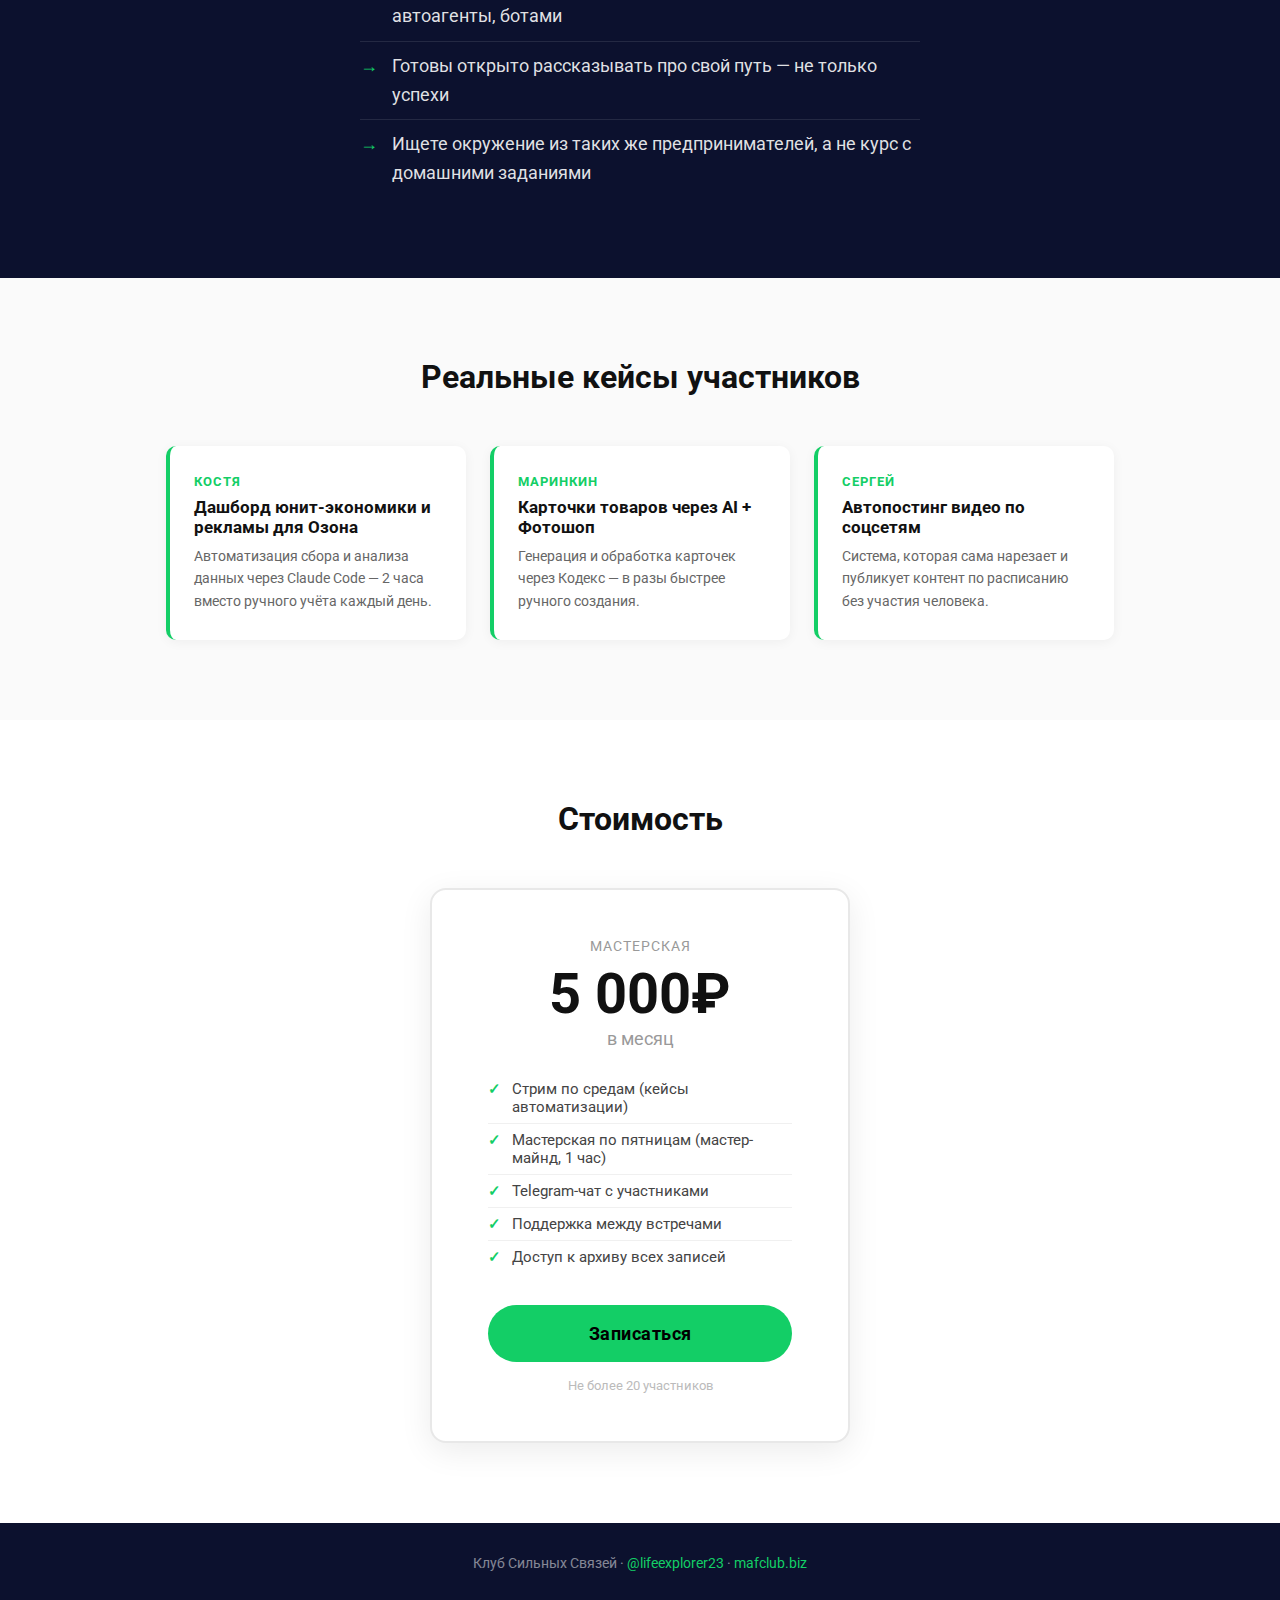
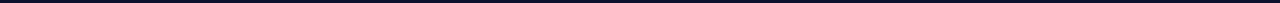
<file: sistema.html>
<!DOCTYPE html>
<html lang="ru">
<head>
<meta charset="utf-8">
<meta name="viewport" content="width=device-width, initial-scale=1.0">
<title>Мастерская автоматизации для селлеров</title>
<meta name="description" content="Закрытый клуб для предпринимателей, которые автоматизируют бизнес с помощью AI. Каждую пятницу разбираем реальные задачи.">
<link rel="stylesheet" href="css/tilda-grid-3.0.min.css">
<link href="fonts/roboto.css" rel="stylesheet">
<link rel="shortcut icon" href="img/favicon.ico" type="image/x-icon">
<style>
  * { box-sizing: border-box; margin: 0; padding: 0; }
  body { font-family: 'Roboto', Arial, sans-serif; color: #333; }

  /* HERO */
  .hero {
    background-color: #0c112e;
    color: #fff;
    padding: 100px 20px 80px;
    text-align: center;
  }
  .hero__label {
    font-size: 14px;
    letter-spacing: 2px;
    text-transform: uppercase;
    color: #13ce66;
    margin-bottom: 20px;
  }
  .hero__title {
    font-size: 52px;
    font-weight: 700;
    line-height: 1.1;
    margin-bottom: 24px;
    max-width: 700px;
    margin-left: auto;
    margin-right: auto;
  }
  .hero__sub {
    font-size: 20px;
    line-height: 1.6;
    color: rgba(255,255,255,0.75);
    max-width: 560px;
    margin: 0 auto 40px;
  }
  .btn {
    display: inline-block;
    background-color: #13ce66;
    color: #000;
    font-size: 18px;
    font-weight: 600;
    padding: 18px 48px;
    border-radius: 100px;
    text-decoration: none;
    letter-spacing: 0.5px;
    transition: opacity 0.2s;
  }
  .btn:hover { opacity: 0.85; }

  /* QUOTE */
  .quote {
    background: #f5f5f5;
    padding: 70px 20px;
    text-align: center;
  }
  .quote__text {
    font-size: 22px;
    line-height: 1.7;
    max-width: 680px;
    margin: 0 auto;
    color: #222;
  }
  .quote__text em {
    font-style: normal;
    color: #13ce66;
    font-weight: 600;
  }

  /* SECTION */
  .section {
    padding: 80px 20px;
    max-width: 960px;
    margin: 0 auto;
  }
  .section__title {
    font-size: 32px;
    font-weight: 600;
    text-align: center;
    margin-bottom: 50px;
    color: #111;
  }

  /* CARDS */
  .cards {
    display: flex;
    gap: 24px;
    flex-wrap: wrap;
    justify-content: center;
  }
  .card {
    background: #fff;
    border: 1px solid #e8e8e8;
    border-radius: 12px;
    padding: 36px 28px;
    flex: 1 1 260px;
    max-width: 300px;
    box-shadow: 0 4px 16px rgba(0,0,0,0.06);
  }
  .card__icon {
    font-size: 32px;
    margin-bottom: 16px;
  }
  .card__title {
    font-size: 18px;
    font-weight: 600;
    margin-bottom: 10px;
    color: #111;
  }
  .card__text {
    font-size: 15px;
    line-height: 1.6;
    color: #666;
  }

  /* FOR WHOM */
  .forwho {
    background: #0c112e;
    color: #fff;
    padding: 80px 20px;
    text-align: center;
  }
  .forwho__title {
    font-size: 32px;
    font-weight: 600;
    margin-bottom: 40px;
  }
  .forwho__list {
    list-style: none;
    max-width: 560px;
    margin: 0 auto;
    text-align: left;
  }
  .forwho__list li {
    font-size: 18px;
    line-height: 1.6;
    padding: 10px 0;
    padding-left: 32px;
    position: relative;
    color: rgba(255,255,255,0.88);
    border-bottom: 1px solid rgba(255,255,255,0.1);
  }
  .forwho__list li:last-child { border-bottom: none; }
  .forwho__list li::before {
    content: '→';
    position: absolute;
    left: 0;
    color: #13ce66;
    font-weight: 700;
  }

  /* CASES */
  .cases { background: #fafafa; }
  .case {
    background: #fff;
    border-radius: 10px;
    padding: 28px 24px;
    flex: 1 1 260px;
    max-width: 300px;
    border-left: 4px solid #13ce66;
    box-shadow: 0 2px 12px rgba(0,0,0,0.05);
  }
  .case__name {
    font-size: 13px;
    text-transform: uppercase;
    letter-spacing: 1px;
    color: #13ce66;
    font-weight: 600;
    margin-bottom: 8px;
  }
  .case__title {
    font-size: 17px;
    font-weight: 600;
    color: #111;
    margin-bottom: 8px;
  }
  .case__text {
    font-size: 14px;
    line-height: 1.6;
    color: #666;
  }

  /* PRICE */
  .price-section {
    padding: 80px 20px;
    text-align: center;
    background: #fff;
  }
  .price-box {
    display: inline-block;
    background: #fff;
    border: 2px solid #e8e8e8;
    border-radius: 16px;
    padding: 48px 56px;
    box-shadow: 0 8px 32px rgba(0,0,0,0.08);
    max-width: 420px;
    width: 100%;
  }
  .price-box__label {
    font-size: 14px;
    letter-spacing: 1px;
    text-transform: uppercase;
    color: #999;
    margin-bottom: 12px;
  }
  .price-box__amount {
    font-size: 56px;
    font-weight: 700;
    color: #111;
    line-height: 1;
    margin-bottom: 6px;
  }
  .price-box__period {
    font-size: 18px;
    color: #999;
    margin-bottom: 24px;
  }
  .price-box__perks {
    list-style: none;
    margin-bottom: 32px;
    text-align: left;
  }
  .price-box__perks li {
    font-size: 15px;
    color: #444;
    padding: 7px 0;
    padding-left: 24px;
    position: relative;
    border-bottom: 1px solid #f0f0f0;
  }
  .price-box__perks li:last-child { border-bottom: none; }
  .price-box__perks li::before {
    content: '✓';
    position: absolute;
    left: 0;
    color: #13ce66;
    font-weight: 700;
  }
  .price-box__note {
    font-size: 13px;
    color: #bbb;
    margin-top: 16px;
  }

  /* FOOTER */
  .footer {
    background: #0c112e;
    color: rgba(255,255,255,0.5);
    text-align: center;
    padding: 32px 20px;
    font-size: 14px;
  }
  .footer a { color: #13ce66; text-decoration: none; }

  @media (max-width: 640px) {
    .hero__title { font-size: 34px; }
    .hero__sub { font-size: 17px; }
    .price-box { padding: 36px 24px; }
    .price-box__amount { font-size: 42px; }
  }
</style>
</head>
<body>

<!-- HERO -->
<div class="hero">
  <div class="hero__label">Клуб Сильных Связей</div>
  <h1 class="hero__title">Мастерская автоматизации для селлеров</h1>
  <p class="hero__sub">По средам показываем автоматизацию на реальных кейсах. По пятницам собираемся в мастерской — разбираем ваши задачи, обмениваемся опытом.</p>
  <a href="https://t.me/lifeexplorer23" target="_blank" class="btn">Записаться</a>
</div>

<!-- QUOTE -->
<div class="quote">
  <p class="quote__text">
    Автоматизация — это путь к <em>системному бизнесу</em>.<br>
    Когда строишь автоматизации, начинаешь мыслить системно.<br>
    Это трансформирует бизнес изнутри.
  </p>
</div>

<!-- ЧТО ВХОДИТ -->
<div style="background:#fff; padding: 80px 20px;">
<div class="section" style="padding: 0; margin: 0 auto;">
  <h2 class="section__title">Что входит в мастерскую</h2>
  <div class="cards">
    <div class="card">
      <div class="card__icon">📺</div>
      <div class="card__title">Стрим по средам</div>
      <div class="card__text">Роман показывает реальную автоматизацию на кейсе — с нуля до результата за 60 минут. Видите как делается, можете повторить.</div>
    </div>
    <div class="card">
      <div class="card__icon">🔒</div>
      <div class="card__title">Мастерская по пятницам</div>
      <div class="card__text">Час живого общения: вопрос-ответ, разбор ваших задач, обмен опытом. Формат мастер-майнд — без лекций, только практика.</div>
    </div>
    <div class="card">
      <div class="card__icon">💬</div>
      <div class="card__title">Чат и поддержка</div>
      <div class="card__text">Telegram-чат, где люди честно рассказывают про свой путь — не только победы, но и где застряли. Вопрос можно задать между встречами.</div>
    </div>
  </div>
</div>
</div>

<!-- ДЛЯ КОГО -->
<div class="forwho">
  <h2 class="forwho__title">Для кого мастерская</h2>
  <ul class="forwho__list">
    <li>Продаёте на маркетплейсах (Ozon, WB) и хотите автоматизировать рутину</li>
    <li>Хотите разобраться с AI-инструментами: Claude Code, автоагенты, ботами</li>
    <li>Готовы открыто рассказывать про свой путь — не только успехи</li>
    <li>Ищете окружение из таких же предпринимателей, а не курс с домашними заданиями</li>
  </ul>
</div>

<!-- КЕЙСЫ -->
<div class="cases" style="padding: 80px 20px;">
<div class="section" style="padding: 0; margin: 0 auto;">
  <h2 class="section__title">Реальные кейсы участников</h2>
  <div class="cards">
    <div class="case">
      <div class="case__name">Костя</div>
      <div class="case__title">Дашборд юнит-экономики и рекламы для Озона</div>
      <div class="case__text">Автоматизация сбора и анализа данных через Claude Code — 2 часа вместо ручного учёта каждый день.</div>
    </div>
    <div class="case">
      <div class="case__name">Маринкин</div>
      <div class="case__title">Карточки товаров через AI + Фотошоп</div>
      <div class="case__text">Генерация и обработка карточек через Кодекс — в разы быстрее ручного создания.</div>
    </div>
    <div class="case">
      <div class="case__name">Сергей</div>
      <div class="case__title">Автопостинг видео по соцсетям</div>
      <div class="case__text">Система, которая сама нарезает и публикует контент по расписанию без участия человека.</div>
    </div>
  </div>
</div>
</div>

<!-- ЦЕНА -->
<div class="price-section">
  <h2 class="section__title">Стоимость</h2>
  <div class="price-box">
    <div class="price-box__label">Мастерская</div>
    <div class="price-box__amount">5 000₽</div>
    <div class="price-box__period">в месяц</div>
    <ul class="price-box__perks">
      <li>Стрим по средам (кейсы автоматизации)</li>
      <li>Мастерская по пятницам (мастер-майнд, 1 час)</li>
      <li>Telegram-чат с участниками</li>
      <li>Поддержка между встречами</li>
      <li>Доступ к архиву всех записей</li>
    </ul>
    <a href="https://t.me/lifeexplorer23" target="_blank" class="btn" style="width:100%; text-align:center;">Записаться</a>
    <p class="price-box__note">Не более 20 участников</p>
  </div>
</div>

<!-- FOOTER -->
<div class="footer">
  <p>Клуб Сильных Связей · <a href="https://t.me/lifeexplorer23">@lifeexplorer23</a> · <a href="/">mafclub.biz</a></p>
</div>

</body>
</html>
</file>
<file: css/tilda-blocks-page87997616.min_78797961.css>
.csssize{height:14723px}#allrecords .r,body{--t-headline-font:'Roboto',Arial,sans-serif;--t-text-font:'Roboto',Arial,sans-serif}.t-body{margin:0px}#allrecords,body{background-color:none}#allrecords{-webkit-font-smoothing:antialiased}#allrecords a{color:#ff8562;text-decoration:none}#allrecords a,#allrecords button,#allrecords .t-radio,#allrecords .t-checkbox,#allrecords .t-img-select{outline:none}#allrecords a:focus-visible,#allrecords button:focus-visible,#allrecords .t-focusable,#allrecords .t-focusable .t-btn,#allrecords .t-focusable .t-btntext,#allrecords .t-img-select:focus-visible+.t-img-select__indicator,#allrecords .t-img-select:focus-visible+.t-img-select__indicator:after,#allrecords .t-radio:focus-visible+.t-radio__indicator,#allrecords .t-checkbox:focus-visible+.t-checkbox__indicator{outline-color:#2015FF;outline-offset:4px;outline-style:auto}#allrecords .t-descr a:focus-visible,#allrecords .t-sociallinks a:focus-visible,#allrecords .ya-share2__link:focus-visible{outline-offset:2px}#allrecords a[href^=tel]{color:inherit;text-decoration:none}#allrecords ol{padding-left:22px}#allrecords ul{padding-left:20px}#allrecords b,#allrecords strong{font-weight:700}@media print{body,html{min-width:1200px;max-width:1200px;padding:0;margin:0 auto;border:none}}.t-records{-webkit-font_smoothing:antialiased;background-color:none}.t-records a{color:#ff8562;text-decoration:none}.t-records a[href^=tel]{color:inherit;text-decoration:none}.t-records ol{padding-left:22px;margin-top:0px;margin-bottom:10px}.t-records ul{padding-left:20px;margin-top:0px;margin-bottom:10px}.t-mbfix{opacity:.01;-webkit-transform:translateX(0px);-ms-transform:translateX(0px);transform:translateX(0px);position:fixed;width:100%;height:500px;background-color:white;top:0px;left:0px;z-index:10000;-webkit-transition:all 0.1s ease;transition:all 0.1s ease}.t-mbfix_hide{-webkit-transform:translateX(3000px);-ms-transform:translateX(3000px);transform:translateX(3000px)}img:not([src]){visibility:hidden}.t-body_scroll-locked{position:fixed;left:0;width:100%;height:100%;overflow:hidden}.r_anim{-webkit-transition:opacity 0.5s;transition:opacity 0.5s}.r_hidden{opacity:0}.r_showed{opacity:1}@media screen and (max-width:1024px){a:active,button:active{-webkit-tap-highlight-color:rgba(255,255,255,.1)}}.t-text{font-family:'Roboto',Arial,sans-serif;font-weight:300;color:#000000}.t-text_xs{font-size:15px;line-height:1.55}.t-text_sm{font-size:18px;line-height:1.55}.t-text_md{font-size:20px;line-height:1.55}.t-name{font-family:'Roboto',Arial,sans-serif;font-weight:600;color:#000000}.t-name_xs{font-size:16px;line-height:1.35}.t-name_md{font-size:20px;line-height:1.35}.t-name_lg{font-size:22px;line-height:1.35}.t-heading{font-family:'Roboto',Arial,sans-serif;font-weight:600;color:#000000}.t-heading_md{font-size:30px;line-height:1.17}.t-title{font-family:'Roboto',Arial,sans-serif;font-weight:600;color:#000000}.t-title_xs{font-size:42px;line-height:1.23}.t-descr{font-family:'Roboto',Arial,sans-serif;font-weight:300;color:#000000}.t-descr_xxs{font-size:14px;line-height:1.55}.t-descr_xs{font-size:16px;line-height:1.55}.t-descr_sm{font-size:18px;line-height:1.55}.t-descr_xl{font-size:24px;line-height:1.5}.t-btn{display:inline-block;font-family:'Roboto',Arial,sans-serif;border:0 none;text-align:center;white-space:nowrap;vertical-align:middle;font-weight:700;background-image:none;cursor:pointer;-webkit-appearance:none;-webkit-user-select:none;-moz-user-select:none;-ms-user-select:none;-o-user-select:none;user-select:none;-webkit-box-sizing:border-box;-moz-box-sizing:border-box;box-sizing:border-box}.t-btn td{vertical-align:middle}.t-btn_sending{opacity:.5}.t-align_center{text-align:center}.t-align_left{text-align:left}.t-margin_auto{margin-left:auto;margin-right:auto}.t-valign_top{vertical-align:top}.t-tildalabel{background-color:#000;color:#fff;width:100%;height:70px;font-family:Arial;font-size:14px}.t-tildalabel:hover .t-tildalabel__wrapper{opacity:1}.t-tildalabel-free{padding:35px 0px 45px;height:auto;text-align:center}.t-tildalabel-free__main{max-width:340px;display:block;margin:0 auto;line-height:1.4;letter-spacing:.2px;color:inherit;opacity:.4}.t-tildalabel-free__main:hover{opacity:1}.t-tildalabel-free__txt-link:hover{opacity:1}.t-tildalabel-free__links-wr{display:table;margin:30px auto 0px}.t-tildalabel-free__txt-link{display:table-cell;padding:0px 15px;font-size:13px;text-decoration:none;color:inherit;opacity:.25}.t-submit{font-family:'Roboto',Arial,sans-serif}.t-input{font-family:'Roboto',Arial,sans-serif}.t-input__vis-ph{font-family:'Roboto',Arial,sans-serif}.t-select{font-family:'Roboto',Arial,sans-serif}.t-input-error{font-family:'Roboto',Arial,sans-serif}.t-form__errorbox-wrapper{font-family:'Roboto',Arial,sans-serif}.t-form__errorbox-text{font-family:'Roboto',Arial,sans-serif}.t-form__errorbox-item{font-family:'Roboto',Arial,sans-serif}.t-form__successbox{font-family:'Roboto',Arial,sans-serif}.t-rec_pt_0{padding-top:0}.t-rec_pt_15{padding-top:15px}.t-rec_pt_60{padding-top:60px}.t-rec_pt_75{padding-top:75px}.t-rec_pt_90{padding-top:90px}.t-rec_pt_135{padding-top:135px}.t-rec_pt_150{padding-top:150px}.t-rec_pb_0{padding-bottom:0}.t-rec_pb_15{padding-bottom:15px}.t-rec_pb_30{padding-bottom:30px}.t-rec_pb_45{padding-bottom:45px}.t-rec_pb_60{padding-bottom:60px}.t-rec_pb_75{padding-bottom:75px}.t-rec_pb_90{padding-bottom:90px}.t-rec_pb_135{padding-bottom:135px}.t-rec_pb_150{padding-bottom:150px}.t-btnflex,.t-btn.t-btnflex,.t-submit.t-btnflex{display:inline-flex;align-items:center;justify-content:center;gap:1ch;max-width:100%;height:unset;padding:0;overflow:hidden;font-family:'Roboto',Arial,sans-serif,Arial,sans-serif;font-weight:600;line-height:var(--line-height,1.4);padding-top:calc(((var(--height,0px) - 1em * var(--line-height,1.4)) / 2) - var(--border-width,0px));padding-bottom:calc(((var(--height,0px) - 1em * var(--line-height,1.4)) / 2) - var(--border-width,0px));box-sizing:border-box;border-style:solid;border-color:transparent;border-width:var(--border-width,0);background-image:none;cursor:pointer;user-select:none;text-decoration:none;color:inherit;border-radius:0;background-color:transparent;white-space:nowrap}.t-btnflex.t-btnflex_icon_hover_only:not(:hover){gap:0}.t-btnflex__text{max-width:100%;overflow:hidden;text-align:center;white-space:inherit;text-overflow:ellipsis}.t-btnflex__icon{position:relative;flex-shrink:0;width:1.4em;height:1.4em;transition-duration:inherit}.t-btnflex.t-btnflex_icon_hover_only .t-btnflex__icon{transition-property:width;transition-timing-function:inherit}.t-btnflex.t-btnflex_icon_hover_only:not(:hover) .t-btnflex__icon{width:0}.t-btnflex__icon::before,.t-btnflex__icon::after{position:absolute;top:0;left:0;width:100%;height:100%;background-position:center;background-size:contain;background-repeat:no-repeat}.t-btnflex__icon::before{content:'';background-image:var(--icon,none);transition:opacity cubic-bezier(.25,1,.5,1),visibility cubic-bezier(.25,1,.5,1),color ease-in-out;transition-duration:inherit}.t-btnflex__icon.t-btnflex__icon_default_glyph::before{-webkit-mask-image:var(--icon,none);mask-image:var(--icon,none);-webkit-mask-position:center;mask-position:center;-webkit-mask-size:contain;mask-size:contain;-webkit-mask-repeat:no-repeat;mask-repeat:no-repeat;background-image:none;background-color:currentcolor}.t-btnflex__icon_has_hover::after{content:'';opacity:0;visibility:hidden;background-image:var(--icon-hover,none);transition:opacity cubic-bezier(.45,0,.55,1),visibility cubic-bezier(.45,0,.55,1),color ease-in-out;transition-duration:inherit}.t-btnflex__icon.t-btnflex__icon_hover_glyph::after{-webkit-mask-image:var(--icon-hover,none);mask-image:var(--icon-hover,none);-webkit-mask-position:center;mask-position:center;-webkit-mask-size:contain;mask-size:contain;-webkit-mask-repeat:no-repeat;mask-repeat:no-repeat;background-image:none;background-color:currentcolor}@media (hover:hover){.t-btnflex:hover .t-btnflex__icon_has_hover::before{opacity:0;visibility:hidden;transition-timing-function:cubic-bezier(.5,0,.75,0)}.t-btnflex:hover .t-btnflex__icon_has_hover::after{opacity:1;visibility:visible}}.t-btnflex_xs,.t-btn.t-btnflex_xs,.t-submit.t-btnflex_xs{--height:35px;font-size:13px;padding-left:15px;padding-right:15px}.t-btnflex_sm,.t-btn.t-btnflex_sm,.t-submit.t-btnflex_sm{--height:45px;font-size:14px;padding-left:30px;padding-right:30px}.t-btnflex_smd,.t-btn.t-btnflex_smd,.t-submit.t-btnflex_smd{--height:50px;font-size:15px;padding-left:44px;padding-right:44px}.t-btnflex_md,.t-btn.t-btnflex_md,.t-submit.t-btnflex_md{--height:60px;font-size:16px;padding-left:60px;padding-right:60px}.t-btnflex_lg,.t-btn.t-btnflex_lg,.t-submit.t-btnflex_lg{--height:60px;font-size:22px;padding-left:70px;padding-right:70px}.t-btnflex_xl,.t-btn.t-btnflex_xl,.t-submit.t-btnflex_xl{--height:80px;font-size:26px;padding-left:80px;padding-right:80px}.t-btnflex_xxl,.t-btn.t-btnflex_xxl,.t-submit.t-btnflex_xxl{--height:100px;font-size:30px;padding-left:90px;padding-right:90px}@media screen and (max-width:1200px){.t-text_xs{font-size:14px}.t-text_sm{font-size:16px}.t-text_md{font-size:18px}.t-descr_xxs{font-size:12px}.t-descr_xs{font-size:14px}.t-descr_sm{font-size:16px}.t-descr_xl{font-size:22px}.t-title_xs{font-size:38px}.t-name_xs{font-size:14px}.t-name_md{font-size:18px}.t-name_lg{font-size:20px}.t-heading_md{font-size:28px}.t-btnflex_sm,.t-btn.t-btnflex_sm,.t-submit.t-btnflex_sm{padding-left:25px;padding-right:25px}.t-btnflex_smd,.t-btn.t-btnflex_smd,.t-submit.t-btnflex_smd{padding-left:30px;padding-right:30px}.t-btnflex_md,.t-btn.t-btnflex_md,.t-submit.t-btnflex_md{padding-left:45px;padding-right:45px}.t-btnflex_lg,.t-btn.t-btnflex_lg,.t-submit.t-btnflex_lg{padding-left:55px;padding-right:55px}.t-btnflex_xl,.t-btn.t-btnflex_xl,.t-submit.t-btnflex_xl{padding-left:65px;padding-right:65px}.t-btnflex_xxl,.t-btn.t-btnflex_xxl,.t-submit.t-btnflex_xxl{padding-left:75px;padding-right:75px}}@media screen and (max-width:640px){.t-text_xs{font-size:12px;line-height:1.45}.t-text_sm{font-size:14px;line-height:1.45}.t-text_md{font-size:16px;line-height:1.45}.t-descr_xs{font-size:12px;line-height:1.45}.t-descr_sm{font-size:14px;line-height:1.45}.t-descr_xl{font-size:20px;line-height:1.4}.t-title_xs{font-size:30px}.t-name_xs{font-size:12px}.t-name_md{font-size:16px}.t-name_lg{font-size:18px}.t-heading_md{font-size:24px}.t-btn{white-space:normal}.t-tildalabel-free__txt-link{opacity:.4}.t-tildalabel-free__main{opacity:.7}.t-btnflex,.t-btn.t-btnflex,.t-submit.t-btnflex{white-space:normal}.t-btnflex_sm,.t-btn.t-btnflex_sm,.t-submit.t-btnflex_sm{padding-left:20px;padding-right:20px}.t-btnflex_smd,.t-btn.t-btnflex_smd,.t-submit.t-btnflex_smd{padding-left:25px;padding-right:25px}.t-btnflex_md,.t-btn.t-btnflex_md,.t-submit.t-btnflex_md{padding-left:30px;padding-right:30px}.t-btnflex_lg,.t-btn.t-btnflex_lg,.t-submit.t-btnflex_lg{font-size:18px;padding-left:40px;padding-right:40px}.t-btnflex_xl,.t-btn.t-btnflex_xl,.t-submit.t-btnflex_xl{font-size:22px;padding-left:50px;padding-right:50px}.t-btnflex_xxl,.t-btn.t-btnflex_xxl,.t-submit.t-btnflex_xxl{font-size:26px;padding-left:60px;padding-right:60px}}@media screen and (max-width:480px){.t-rec_pt_0{padding-top:0}.t-rec_pt_15{padding-top:15px}.t-rec_pt_60{padding-top:60px}.t-rec_pt_75{padding-top:75px}.t-rec_pt_90{padding-top:90px}.t-rec_pt_135{padding-top:90px!important}.t-rec_pt_150{padding-top:90px!important}.t-rec_pb_0{padding-bottom:0}.t-rec_pb_15{padding-bottom:15px}.t-rec_pb_30{padding-bottom:30px}.t-rec_pb_45{padding-bottom:45px}.t-rec_pb_60{padding-bottom:60px}.t-rec_pb_75{padding-bottom:75px}.t-rec_pb_90{padding-bottom:90px}.t-rec_pb_135{padding-bottom:90px!important}.t-rec_pb_150{padding-bottom:90px!important}.t-rec_pt-res-480_0{padding-top:0!important}.t-rec_pt-res-480_90{padding-top:90px!important}.t-rec_pb-res-480_0{padding-bottom:0!important}.t-rec_pb-res-480_30{padding-bottom:30px!important}.t-rec_pb-res-480_60{padding-bottom:60px!important}.t-btnflex_xs,.t-btn.t-btnflex_xs,.t-submit.t-btnflex_xs{--height:40px}.t-btnflex_sm,.t-btn.t-btnflex_sm,.t-submit.t-btnflex_sm{--height:50px}}.t396{-webkit-text-size-adjust:100%}.t396__iframe{z-index:10000;background-color:#fff;width:100vw;height:100vh;position:fixed;top:0;left:0;border:0}html body.t396__body_overflow_hidden{overflow:hidden!important}.t396__display_none{display:none}.t396__artboard{position:relative;width:100%;height:100vh;overflow:hidden}.t396__artboard .t396__artboard_scale{overflow:visible}.t396__artboard.t396__artboard_scale .t396__elem[data-elem-type='text'] .tn-atom{word-break:normal;-moz-osx-font-smoothing:grayscale}.t396__artboard_scale .t396__carrier,.t396__artboard_scale .t396__filter{transform-origin:top left}.tn-atom__scale-wrapper{width:inherit;height:inherit}.t396__elem .tn-atom__scale-wrapper .tn-atom{width:inherit;height:inherit!important;box-sizing:border-box}.t396__artboard.rendering .tn-elem{visibility:hidden}.t396__artboard.rendered .tn-elem{visibility:visible}.t396__carrier{position:absolute;left:0;top:0;z-index:0;width:100%;height:100vh;-moz-transform:unset}.t396__filter{position:absolute;left:0;top:0;z-index:1;width:100%;height:100vh}.t396__elem{position:absolute;box-sizing:border-box;display:table}.t396 .tn-atom{display:table-cell;vertical-align:middle;width:100%;-webkit-text-size-adjust:100%;-moz-text-size-adjust:100%;-ms-text-size-adjust:100%}@media screen and (max-width:959px){.t396_safari .t396__artboard_scale .tn-atom{-webkit-text-size-adjust:auto;-moz-text-size-adjust:auto;-ms-text-size-adjust:auto}}.t396 .tn-atom ul,.t396 .tn-atom ol{margin-bottom:0}.t396 a.tn-atom{text-decoration:none}.t396 .tn-atom__img{width:100%;display:block}.t396 .tn-atom__html{vertical-align:top}.t396 .tn-atom__pin{border-radius:1000px;border-style:solid}.t396 .tn-atom__pin_onclick{cursor:pointer}.t396 .tn-atom__tip,.t396__tooltip-portal .tn-atom__tip{position:absolute;box-sizing:border-box;width:300px;max-width:90vw;padding:15px;display:none}.t396 .tn-atom__pin:hover .tn-atom__tip{display:none}.t396 .tn-atom__tip-img,.t396__tooltip-portal .tn-atom__tip-img{width:100%;display:block;margin-bottom:10px}.t396 .tn-atom__tip[data-tip-pos='top']{bottom:100%;margin-bottom:15px;left:50%;transform:translateX(-50%)}.t396 .tn-atom__tip[data-tip-pos='bottom']{top:100%;margin-top:15px;left:50%;transform:translateX(-50%)}.t396 .tn-atom__tip[data-tip-pos='left']{right:100%;margin-right:15px;top:50%;transform:translateY(-50%)}.t396 .tn-atom__tip[data-tip-pos='right']{left:100%;margin-left:15px;top:50%;transform:translateY(-50%)}.t396__ui{position:absolute;top:16px;left:196px;background-color:#fa876b;color:#000!important;height:30px;line-height:30px;width:100px;z-index:1000;text-align:center;border-radius:3px;display:none;font-size:14px}.t396__artboard.t396__artboard-fixed-active{transform:none!important;opacity:1!important}.t396__artboard-fixed-no-bg,.t396__artboard-fixed-innactive,.t396__artboard-fixed-innactive .t396__elem,.t396__artboard-fixed-no-bg.t396__artboard-fixed-innactive .t396__elem{pointer-events:none}.t396__artboard-fixed-no-bg .t396__group,.t396__artboard-fixed-no-bg .t396__elem{pointer-events:auto}.t396__elem-flex{position:relative!important;left:initial!important;top:initial!important;height:-webkit-fit-content;height:-moz-fit-content;height:fit-content;-ms-flex-negative:0;flex-shrink:0}.t396__artboard-flex>.t396__elem:not(.tn-elem__absolute),.t396__artboard-flex>.t396__group:not(.tn-group__absolute){position:relative!important;left:initial!important;top:initial!important;height:-webkit-fit-content;height:-moz-fit-content;height:fit-content;-ms-flex-negative:0;flex-shrink:0}.t396 .tn-atom__button-content{display:flex;flex-direction:row;align-items:center;justify-content:center;flex:0 1 auto;min-width:0}.t396 .tn-atom__button-text{flex:1 1 0;text-overflow:ellipsis}.t396 .tn-atom__button-icon{flex:0 0 auto}.t396 .tn-atom__button-icon::before{position:absolute;top:0;left:0;display:block;width:100%;height:100%;background-image:var(--icon,none);background-position:center;background-size:contain;background-repeat:no-repeat;content:'';transition:opacity 0.2s cubic-bezier(.25,1,.5,1),visibility 0.2s cubic-bezier(.25,1,.5,1),color 0s ease-in-out}.t396 .tn-atom__button-icon::after{position:absolute;opacity:0;visibility:hidden;top:0;left:0;display:block;width:100%;height:100%;background-image:var(--icon-hover,none);background-position:center;background-size:contain;background-repeat:no-repeat;content:'';transition:opacity 0.2s cubic-bezier(.45,0,.55,1),visibility 0.2s cubic-bezier(.45,0,.55,1),color 0s ease-in-out}.t396 .tn-atom:hover .tn-atom__button-icon:not(.tn-atom__button-icon-no-hover)::after{opacity:1;visibility:visible}.t396 .tn-atom:hover .tn-atom__button-icon:not(.tn-atom__button-icon-no-hover)::before{opacity:0;visibility:hidden;transition-timing-function:cubic-bezier(.5,0,.75,0)}.t396 .tn-atom:hover .tn-atom__button-icon.hidden{display:block}.t396 .tn-atom__button-icon-no-default{display:none;animation:button-icon-fade-in 0.3s ease forwards}.t396 .tn-atom:hover .tn-atom__button-icon.tn-atom__button-icon-no-default{display:block}@keyframes button-icon-fade-in{from{opacity:0}to{opacity:1}}.t396 .tn-atom__button-icon-arrow-default::before{-webkit-mask-image:var(--icon,none);mask-image:var(--icon,none);-webkit-mask-position:center;mask-position:center;-webkit-mask-size:contain;mask-size:contain;-webkit-mask-repeat:no-repeat;mask-repeat:no-repeat;background-color:currentcolor;background-image:none}.t396 .tn-atom__button-icon-arrow-hover::after{-webkit-mask-image:var(--icon-hover,none);mask-image:var(--icon-hover,none);-webkit-mask-position:center;mask-position:center;-webkit-mask-size:contain;mask-size:contain;-webkit-mask-repeat:no-repeat;mask-repeat:no-repeat;background-color:currentcolor;background-image:none}.t396 .tn-elem[data-elem-type='button']{display:block}.t396 .tn-elem[data-elem-type='button'] .tn-atom{display:flex;box-sizing:border-box;width:100%;height:100%;flex-direction:row;justify-content:center;align-items:center;overflow:hidden}.t396 .tn-elem[data-elem-type='button'] .tn-atom::after{content:'';display:block;position:absolute;width:100%;height:100%;left:0;top:0;pointer-events:none;opacity:0;z-index:-1}.t396 .tn-atom__button-border{position:absolute;inset:0;z-index:1;border-radius:inherit;transition-duration:inherit;transition-timing-function:inherit;pointer-events:none}.t396 .tn-atom__button-border::before,.t396 .tn-atom__button-border::after{-webkit-backface-visibility:hidden;position:absolute;inset:0;content:'';border-radius:inherit;z-index:1}.t396 .tn-atom__button-border::after{opacity:0;transition-property:opacity;transition-duration:inherit;transition-timing-function:inherit}@keyframes t-button-hover-animation{to{background-image:none;background-color:transparent}}.t490 .t-section__bottomwrapper{margin-top:105px}#allrecords .t490__container{margin-bottom:0;padding-left:0;list-style:none;flex-wrap:wrap;row-gap:90px}.t490__col{float:none}.t490__container li ul{list-style-type:disc}#allrecords .t490__col a.t-card__link:not(.t-btn){color:inherit!important}.t490__wrapperleft{padding-right:0;padding-left:0}.t490__wrappercenter{padding-right:20px;padding-left:20px}.t490__bgimg{width:100px;height:100px;max-width:100%;margin-bottom:25px;background-size:cover;background-repeat:no-repeat;background-position:center}.t490__img{width:100px;height:auto;max-width:100%;margin-bottom:25px}.t490__img_circle{border-radius:50%;-moz-border-radius:50%;-webkit-border-radius:50%}.t490 .t-name_xl{margin-top:18px;margin-bottom:25px}.t490 .t-name_sm{margin-top:12px;margin-bottom:25px}.t490 .t-heading_md{margin-top:12px;margin-bottom:25px}.t490 .t-card__title,.t490 .t-card__descr{overflow-wrap:break-word}@media screen and (max-width:960px){.t490 .t-section__bottomwrapper{margin-top:45px}.t490__col{margin-bottom:45px}}.t552__container{min-height:1px;font-size:0}.t552__container.t-container{padding:0 20px;box-sizing:border-box}.t552__container_indent{padding:0 40px;box-sizing:border-box}.t552__container_overflow{overflow:hidden}.t552__tile{display:inline-block;vertical-align:bottom}.t552__tile_25{width:25%}.t552__tile_50{width:50%}.t552__tile_33{width:33.3333%}.t552__tile_100{width:100%}.t552__blockimg{width:100%;height:240px}.t552__blockimg_animated{transition:-webkit-transform 0.15s linear;transition:transform 0.15s linear;transition:transform 0.15s linear,-webkit-transform 0.15s linear}.t552__blockimg_animated:hover{position:relative;z-index:2;transform:scale(1.04);-moz-transform:scale(1.04);-ms-transform:scale(1.04);-webkit-transform:scale(1.04);-o-transform:scale(1.04);box-shadow:0 2px 20px 2px rgba(0,0,0,.45)}.t552__tile_50:nth-child(2n+2) .t552__blockimg_animated,.t552__tile_33:nth-child(3n+3) .t552__blockimg_animated,.t552__tile_25:nth-child(4n+4) .t552__blockimg_animated{-webkit-transform-origin:right;transform-origin:right}.t552__tile_50:nth-child(2n+1) .t552__blockimg_animated,.t552__tile_33:nth-child(3n+1) .t552__blockimg_animated,.t552__tile_25:nth-child(4n+1) .t552__blockimg_animated{-webkit-transform-origin:left;transform-origin:left}.t552__tile.t-tile_100 .t552__blockimg_animated{-webkit-transform-origin:center!important;transform-origin:center!important}.t552__tile_50:nth-child(2n+2) .t552__blockimg_animated:hover,.t552__tile_50:nth-child(2n+1) .t552__blockimg_animated:hover,.t552__tile_33:nth-child(3n+3) .t552__blockimg_animated:hover,.t552__tile_33:nth-child(3n+1) .t552__blockimg_animated:hover,.t552__tile_25:nth-child(4n+4) .t552__blockimg_animated:hover,.t552__tile_25:nth-child(4n+1) .t552__blockimg_animated:hover{transform:scale(1.02);-moz-transform:scale(1.02);-ms-transform:scale(1.02);-webkit-transform:scale(1.02);-o-transform:scale(1.02)}@media screen and (max-width:1200px){.t552__container.t-container{padding:0 10px}}@media screen and (max-width:960px){.t552__container.t-container,.t552__container_indent{padding:0 20px}.t552__blockimg_animated{-webkit-transform:none!important;transform:none!important}}@media screen and (max-width:640px){.t552__tile_50,.t552__tile_33,.t552__tile_25{width:50%;width:calc(50%)}}.t1095 .t-section__bottomwrapper{margin-top:105px}#allrecords .t1095__container{margin-bottom:0;padding-left:0;list-style:none}.t1095__container{display:-webkit-box;display:-ms-flexbox;display:flex;-webkit-box-orient:vertical;-webkit-box-direction:normal;-ms-flex-direction:column;flex-direction:column}.t1095__container li ul{list-style-type:disc}.t1095 .t-list__item{margin-top:65px}.t1095 .t-list__item:first-child{margin-top:0!important}.t1095__textwr_leftpadding{padding-left:30px}.t1095__imgwrapper{width:65px}.t1095__bgimg{width:65px;height:65px;max-width:100%;background-size:cover;background-repeat:no-repeat;background-position:center}.t1095__img{width:100%;max-width:100%;height:auto}.t1095__img_circle{border-radius:50%;-moz-border-radius:50%;-webkit-border-radius:50%}@media screen and (max-width:960px){.t1095 .t-section__bottomwrapper{margin-top:45px}.t1095 .t-list__item{margin-top:40px!important}.t1095__imgwrapper{max-width:60px}.t1095__bgimg{max-width:60px;max-height:60px}.t1095__textwrapper{padding-left:20px!important}}@media screen and (max-width:640px){.t1095__imgwrapper{max-width:50px}.t1095__bgimg{max-width:50px;max-height:50px}}.t1106 .t-section__bottomwrapper{margin-top:65px}.t1106 .t-container{display:flex;flex-wrap:wrap;row-gap:100px}.t1106__numberwrapper{position:relative}.t1106__number{position:relative;z-index:1;width:34px;height:34px;background-color:#222;border-radius:100%;border:2px solid #fff}.t1106{counter-reset:number}.t1106 .t1106__digit::before{counter-increment:number;content:counter(number)}.t1106__digit{position:absolute;top:50%;left:0;right:0;text-align:center;-webkit-transform:translateY(-50%);transform:translateY(-50%);color:#fff}.t1106__line{position:absolute;top:50%;left:0;right:0;-webkit-transform:translate(39px,-50%);transform:translate(39px,-50%);background-color:#e6e6e6;height:2px;width:100%}.t1106__col:last-child .t1106__line{display:none}.t1106__title{margin-top:20px;overflow-wrap:break-word}.t1106__text{margin-top:16px;overflow-wrap:break-word}@media screen and (min-width:961px){.t1106__textwrapper{padding-left:0!important}}@media screen and (max-width:1200px){.t1106__line{width:calc(100% - 20px)}}@media screen and (max-width:960px){.t1106 .t-container{row-gap:0}.t1106__col{margin-top:0!important}.t1106__col:last-child{margin-bottom:0}.t1106__line{display:none}.t1106__line_mobile{position:absolute;left:50%;top:0;bottom:0;-webkit-transform:translateX(-50%);transform:translateX(-50%);background-color:#e6e6e6;width:2px}.t1106__col:last-child .t1106__line_mobile{display:none}.t1106__textwrapper{padding-left:22px}.t1106__numberwrapper,.t1106__textwrapper{display:table-cell;vertical-align:top;padding-bottom:40px}.t1106__col:last-child .t1106__numberwrapper,.t1106__col:last-child .t1106__textwrapper{padding-bottom:0}.t1106__title{margin-top:0!important}.t1106__text{margin-top:8px}.t1106 .t-section__bottomwrapper{margin-top:45px}}.t670__imgwrapper{position:relative}.t670__imgwrapper .t-slds__bgimg{position:absolute;top:0;right:0;bottom:0;left:0}.t670__play{position:absolute;top:0;right:0;bottom:0;left:0;z-index:2}.t670__play-icon{position:absolute;left:0;right:0;top:50%;-moz-transform:translateY(-50%);-ms-transform:translateY(-50%);-webkit-transform:translateY(-50%);-o-transform:translateY(-50%);transform:translateY(-50%);width:80px;height:80px;margin:0 auto;padding:0;background-color:transparent;border:none;border-radius:50%;outline:none;-webkit-transition:transform ease-in-out 0.2s;-moz-transition:transform ease-in-out 0.2s;-o-transition:transform ease-in-out 0.2s;transition:transform ease-in-out 0.2s;cursor:pointer}.t670__play-icon:focus-visible{-moz-transform:translateY(-50%) scale(1.15);-ms-transform:translateY(-50%) scale(1.15);-webkit-transform:translateY(-50%) scale(1.15);-o-transform:translateY(-50%) scale(1.15);transform:translateY(-50%) scale(1.15)}.t670__play:hover .t670__play-icon{-moz-transform:translateY(-50%) scale(1.15);-ms-transform:translateY(-50%) scale(1.15);-webkit-transform:translateY(-50%) scale(1.15);-o-transform:translateY(-50%) scale(1.15);transform:translateY(-50%) scale(1.15)}.t670__wrap-video{display:none;position:absolute;top:0;right:0;bottom:0;left:0;-webkit-transition:all ease-in-out 0.2s;-moz-transition:all ease-in-out 0.2s;-o-transition:all ease-in-out 0.2s;transition:all ease-in-out 0.2s;opacity:1;z-index:3}.t670__wrap-video .t-video-lazyload{width:100%;height:100%}.t670 .t-slds__caption{display:none}.t670 .t-slds__caption.t-slds__caption-active{display:block}.t670 .t-slds__caption__container.t670__caption__container_none{margin-top:0}.t670 .t-slds__caption.t670__caption_margin{margin-top:16px}@media screen and (max-width:640px){.t670 .t-slds__wrapper{padding:0!important}}.t1067 .t-section__bottomwrapper{margin-top:105px}.t1067__content{border:1px solid #eee;height:100%;padding:55px 30px;display:table;width:100%;box-sizing:border-box}.t1067__price{display:inline-block;vertical-align:middle}.t1067__price_block{display:block}.t1067__price_old{color:#999;margin-right:8px;position:relative}.t1067__price_old::after{content:'';position:absolute;left:0;right:0;height:1px;border-top:1px solid;top:50%}.t1067 .t-card__descr{margin-top:22px}.t1067 .t-card__link{display:inline-block}.t1067 .t-card__btn{display:inline-flex;display:-webkit-inline-flex;justify-content:center;-webkit-justify-content:center;align-items:center;-webkit-align-items:center;max-width:100%;margin-top:30px}.t1067__btn-title{white-space:normal}.t1067__featured .t1067__content{padding-top:70px;padding-bottom:70px}.t1067__featured{padding-top:0;padding-bottom:0;margin-right:10px;margin-left:10px}.t1067__featured.t-col_4{max-width:380px}.t1067__featured.t-col_3{max-width:280px}.t1067__featured.t-col_6{max-width:580px}.t1067__row{display:-webkit-flex;display:flex;align-items:center;-webkit-align-items:center}.t1067 .t-col{display:inline-block;float:none}.t1067__separator{margin-bottom:40px}@media screen and (max-width:1200px){.t1067__withfeatured .t1067__featured.t-col_4{max-width:300px}.t1067__withfeatured .t1067__featured.t-col_3{max-width:220px}.t1067__withfeatured .t1067__featured.t-col_6{max-width:460px}.t1067__separator{margin-bottom:20px}}@media screen and (max-width:960px){.t1067__featured.t-col{max-width:100%;margin-left:0;margin-right:0}.t1067__withfeatured .t1067__featured.t1067__col{max-width:100%;margin-left:0;margin-right:0;padding-top:0}.t1067__withfeatured .t1067__col{padding-top:0}.t1067__row{display:block}.t1067__col{margin-bottom:20px}.t1067__row:last-child .t1067__col:last-child{margin-bottom:0}.t1067__separator{margin-bottom:0!important}}@media screen and (max-width:640px){.t1067__content{padding-left:20px;padding-right:20px}}.t678 .t-form__inputsbox{-webkit-transition:max-height 0.3s cubic-bezier(.19,1,.22,1);transition:max-height 0.3s cubic-bezier(.19,1,.22,1);max-height:30000px}.t678 .t678__inputsbox_hidden.t-form__inputsbox{overflow:hidden;display:none;max-height:0;opacity:0}.t678 .t-input-group{margin-bottom:25px}.t678 .t-input-block textarea{padding-top:17px}.t678 .t-input-block textarea.t-input_pvis{padding-top:26px}.t678 .t-input-phonemask__wrap{background-color:#fff}.t678 .t-input-title{padding-bottom:5px}.t678 .t-input-subtitle{padding-bottom:15px}.t678 .t-input-group_rd .t-input-subtitle{padding-bottom:5px}.t678 .t-inputtime,.t678 .t-datepicker__wrapper{max-width:245px}.t678 .t-input-group_inrow .t-inputtime,.t678 .t-input-group_inrow .t-datepicker__wrapper{max-width:100%}.t678 .t-form__submit{display:block;text-align:center;vertical-align:middle;height:100%;margin-top:30px;margin-bottom:10px}.t678 .t-form__inputsbox_flex .t-form__submit{margin-top:5px}.t678 .t-form_bbonly .t-form__inputsbox_flex .t-form__submit{margin-top:0}.t678 .t-form__inputsbox_flex .t-form__errorbox-wrapper{margin-bottom:25px}.t678 .t-form_bbonly .t-form__inputsbox_flex .t-form__errorbox-wrapper{margin-bottom:30px}.t678 .t-form_bbonly .t-input-title{padding-bottom:0;margin-bottom:0}.t678 .t-form_bbonly .t-input-subtitle{padding-bottom:0;padding-top:5px}.t678 .t-form_bbonly .t-input-group{margin-bottom:35px}.t678 .t-form__inputsbox .t-input-group_st .t-input-block{display:none;margin-bottom:0}.t678 .t678__form-bottom-text{margin-top:30px;text-align:center}.t678 .t-rate__wrapper_numbers .t-rate__indicator{background-color:#fff}@media screen and (max-width:640px){.t678 .t-form__submit{display:block;width:100%;padding-bottom:20px;text-align:center}.t678 .t-input-block{padding-right:0}.t678 .t-submit{width:100%}}@media screen and (max-width:480px){.t678 .t-inputtime,.t678 .t-datepicker__wrapper{max-width:100%}}.t537 .t-section__bottomwrapper{margin-top:105px}#allrecords .t537__container{margin-bottom:0;padding-left:0}.t537__container{display:-webkit-box;display:-ms-flexbox;display:flex;-ms-flex-wrap:wrap;flex-wrap:wrap}.t537__container li ul{list-style-type:disc}.t537__wrapperleft{padding-right:0;padding-left:0}.t537__wrappercenter{padding-right:20px;padding-left:20px}.t537__bottommargin_sm{margin-bottom:4px}.t537__bottommargin_lg{margin-bottom:18px}.t537__bgimg{width:100%;max-width:100%;margin-bottom:20px;background-size:cover;background-repeat:no-repeat;background-position:center}.t537__persdescr{color:#7a7a7a}.t537__wrappercenter .t-persons-social-links__wrapper{-webkit-justify-content:center;justify-content:center}.t537 .t-persons-social-links__item a{display:inline-block}.t537 .t-list__item{margin-top:90px}.t537 .t-list__container_inrow1 .t-list__item:first-child,.t537 .t-list__container_inrow2 .t-list__item:nth-child(-n+2),.t537 .t-list__container_inrow3 .t-list__item:nth-child(-n+3),.t537 .t-list__container_inrow4 .t-list__item:nth-child(-n+4){margin-top:0!important}@media screen and (max-width:960px){.t537 .t-section__bottomwrapper{margin-top:45px}.t537 .t-list__item,.t537 .t-list__container_inrow2 .t-list__item:nth-child(-n+2),.t537 .t-list__container_inrow3 .t-list__item:nth-child(-n+3),.t537 .t-list__container_inrow4 .t-list__item:nth-child(-n+4){margin-top:40px!important}.t537 .t537__container .t-list__item:first-child,.t537 .t537__container:not(.t-list__container_inrow1) .t-list__item:nth-child(2){margin-top:0!important}.t537__container{font-size:0}.t537__col-mobstyle{display:inline-block;vertical-align:top;width:50%}.t537__itemwrapper{margin:0 auto}.t537__itemwrapper_1,.t537__itemwrapper_3{max-width:300px}.t537__itemwrapper_2{max-width:460px}.t537__itemwrapper_4{max-width:220px}}@media screen and (max-width:640px){.t537__col-mobstyle:nth-child(odd){padding-left:40px}.t537__col-mobstyle:nth-child(even){padding-right:40px}}@media screen and (max-width:480px){.t537__col-mobstyle{display:block;width:100%}.t537__itemwrapper_4,.t537__itemwrapper_1,.t537__itemwrapper_3{max-width:460px}.t537__col-mobstyle:nth-child(odd){padding-left:20px}.t537__col-mobstyle:nth-child(even){padding-right:20px}.t537 .t537__container:not(.t-list__container_inrow1) .t-list__item:nth-child(2){margin-top:45px!important}}.t572 .t-section__bottomwrapper{margin-top:90px}.t572__descr{margin-bottom:30px}.t572 .t-sociallinks{margin-top:45px}.t572 .t-sociallinks__item{display:inline-block;margin:4px 1px 0}#allrecords .t572 ul.t-sociallinks__wrapper{margin-bottom:0;padding-left:0;list-style:none}@media screen and (max-width:960px){.t572 .t-section__bottomwrapper{margin-top:45px}}.t046__text{text-align:center;padding-top:10px;padding-bottom:4px}
</file>
<file: fonts/roboto.css>
@font-face {
  font-family: 'Roboto';
  font-style: normal;
  font-weight: 300;
  font-stretch: normal;
  font-display: swap;
  src: url(KFOMCnqEu92Fr1ME7kSn66aGLdTylUAMQXC89YmC2DPNWuaabWmT.ttf) format('truetype');
}
@font-face {
  font-family: 'Roboto';
  font-style: normal;
  font-weight: 400;
  font-stretch: normal;
  font-display: swap;
  src: url(KFOMCnqEu92Fr1ME7kSn66aGLdTylUAMQXC89YmC2DPNWubEbWmT.ttf) format('truetype');
}
@font-face {
  font-family: 'Roboto';
  font-style: normal;
  font-weight: 500;
  font-stretch: normal;
  font-display: swap;
  src: url(KFOMCnqEu92Fr1ME7kSn66aGLdTylUAMQXC89YmC2DPNWub2bWmT.ttf) format('truetype');
}
@font-face {
  font-family: 'Roboto';
  font-style: normal;
  font-weight: 700;
  font-stretch: normal;
  font-display: swap;
  src: url(KFOMCnqEu92Fr1ME7kSn66aGLdTylUAMQXC89YmC2DPNWuYjammT.ttf) format('truetype');
}
</file>
<file: css/form.css>
/* Form Modal */
.form-modal {
    position: fixed;
    top: 0;
    left: 0;
    width: 100%;
    height: 100%;
    z-index: 10000;
    display: flex;
    align-items: center;
    justify-content: center;
    opacity: 0;
    visibility: hidden;
    transition: opacity 0.3s, visibility 0.3s;
}

.form-modal--active {
    opacity: 1;
    visibility: visible;
}

.form-modal__overlay {
    position: absolute;
    top: 0;
    left: 0;
    width: 100%;
    height: 100%;
    background: rgba(0, 0, 0, 0.5);
    backdrop-filter: blur(4px);
}

.form-modal__container {
    position: relative;
    background: #fff;
    border-radius: 20px;
    max-width: 600px;
    width: 90%;
    max-height: 90vh;
    overflow-y: auto;
    padding: 40px;
    box-shadow: 0 25px 50px -12px rgba(0, 0, 0, 0.25);
    transform: translateY(20px);
    transition: transform 0.3s;
}

.form-modal--active .form-modal__container {
    transform: translateY(0);
}

.form-modal__close {
    position: absolute;
    top: 16px;
    right: 16px;
    width: 40px;
    height: 40px;
    border: none;
    background: #f3f4f6;
    border-radius: 50%;
    font-size: 24px;
    color: #6b7280;
    cursor: pointer;
    display: flex;
    align-items: center;
    justify-content: center;
    transition: background 0.2s, color 0.2s;
}

.form-modal__close:hover {
    background: #e5e7eb;
    color: #1f2937;
}

/* Form Steps */
.form-step {
    animation: fadeIn 0.3s ease;
}

.form-step--hidden {
    display: none;
}

@keyframes fadeIn {
    from { opacity: 0; transform: translateX(10px); }
    to { opacity: 1; transform: translateX(0); }
}

.form-step__header {
    text-align: center;
    margin-bottom: 32px;
}

.form-step__number {
    display: inline-block;
    background: linear-gradient(135deg, #13ce66, #10b981);
    color: #fff;
    font-size: 0.75rem;
    font-weight: 600;
    padding: 4px 12px;
    border-radius: 20px;
    margin-bottom: 16px;
}

.form-step__title {
    font-size: 1.5rem;
    font-weight: 700;
    color: #000000;
    margin: 0 0 8px;
}

.form-step__subtitle {
    font-size: 1rem;
    color: #6b7280;
    margin: 0;
}

/* Form Fields */
.form-fields {
    display: flex;
    flex-direction: column;
    gap: 20px;
}

.form-row {
    display: grid;
    grid-template-columns: 1fr 1fr;
    gap: 16px;
}

.form-field {
    display: flex;
    flex-direction: column;
    gap: 6px;
}

.form-field label {
    font-size: 0.875rem;
    font-weight: 500;
    color: #374151;
}

.form-field input,
.form-field textarea {
    padding: 12px 16px;
    border: 2px solid #e5e7eb;
    border-radius: 10px;
    font-size: 1rem;
    font-family: 'Roboto', sans-serif;
    transition: border-color 0.2s, box-shadow 0.2s;
    background: #fff;
}

.form-field input:focus,
.form-field textarea:focus {
    outline: none;
    border-color: #13ce66;
    box-shadow: 0 0 0 3px rgba(19, 206, 102, 0.1);
}

.form-field input::placeholder,
.form-field textarea::placeholder {
    color: #9ca3af;
}

.form-field textarea {
    min-height: 80px;
    resize: vertical;
}

/* Checkbox */
.form-field--checkbox {
    margin-top: 8px;
}

.checkbox-label {
    display: flex;
    align-items: flex-start;
    gap: 12px;
    cursor: pointer;
    font-size: 0.875rem;
    color: #4b5563;
    line-height: 1.5;
}

.checkbox-label input[type="checkbox"] {
    position: absolute;
    opacity: 0;
    width: 0;
    height: 0;
}

.checkbox-custom {
    flex-shrink: 0;
    width: 20px;
    height: 20px;
    border: 2px solid #d1d5db;
    border-radius: 4px;
    display: flex;
    align-items: center;
    justify-content: center;
    transition: all 0.2s;
    margin-top: 2px;
}

.checkbox-label input:checked + .checkbox-custom {
    background: #13ce66;
    border-color: #13ce66;
}

.checkbox-label input:checked + .checkbox-custom::after {
    content: '';
    width: 6px;
    height: 10px;
    border: solid #fff;
    border-width: 0 2px 2px 0;
    transform: rotate(45deg);
    margin-bottom: 2px;
}

.checkbox-label input:focus + .checkbox-custom {
    box-shadow: 0 0 0 3px rgba(19, 206, 102, 0.2);
}

.checkbox-text a {
    color: #13ce66;
    text-decoration: underline;
}

/* Buttons */
.form-btn {
    display: inline-flex;
    align-items: center;
    justify-content: center;
    gap: 8px;
    padding: 14px 28px;
    font-size: 1rem;
    font-weight: 600;
    font-family: 'Roboto', sans-serif;
    border: none;
    border-radius: 10px;
    cursor: pointer;
    transition: all 0.2s;
}

.form-btn--primary {
    background: #13ce66;
    color: #ffffff;
}

.form-btn--primary:hover {
    background: #10b981;
    transform: translateY(-2px);
    box-shadow: 0 10px 20px rgba(19, 206, 102, 0.2);
}

.form-btn--primary:disabled {
    opacity: 0.7;
    cursor: not-allowed;
    transform: none;
}

.form-btn--secondary {
    background: #f3f4f6;
    color: #374151;
}

.form-btn--secondary:hover {
    background: #e5e7eb;
}

.form-actions {
    display: flex;
    gap: 12px;
    margin-top: 8px;
}

.form-actions .form-btn--secondary {
    flex: 0 0 auto;
}

.form-actions .form-btn--primary {
    flex: 1;
}

/* Success State */
.form-success {
    text-align: center;
    padding: 20px 0;
}

.form-success__icon {
    margin-bottom: 24px;
}

.form-success__title {
    font-size: 1.5rem;
    font-weight: 700;
    color: #000000;
    margin: 0 0 12px;
}

.form-success__text {
    font-size: 1rem;
    color: #6b7280;
    margin: 0 0 24px;
    line-height: 1.6;
}

/* Mobile Responsive */
@media (max-width: 640px) {
    .form-modal__container {
        padding: 24px;
        width: 95%;
        max-height: 95vh;
    }

    .form-row {
        grid-template-columns: 1fr;
    }

    .form-step__title {
        font-size: 1.25rem;
    }

    .form-actions {
        flex-direction: column;
    }

    .form-actions .form-btn {
        width: 100%;
    }
}

/* Scrollbar styling for modal */
.form-modal__container::-webkit-scrollbar {
    width: 6px;
}

.form-modal__container::-webkit-scrollbar-track {
    background: #f3f4f6;
    border-radius: 3px;
}

.form-modal__container::-webkit-scrollbar-thumb {
    background: #d1d5db;
    border-radius: 3px;
}

.form-modal__container::-webkit-scrollbar-thumb:hover {
    background: #9ca3af;
}
</file>
<file: css/tilda-grid-3.0.min.css>
*,*:before,*:after{-webkit-box-sizing:content-box;-moz-box-sizing:content-box;box-sizing:content-box}div,span,h1,h2,h3,h4,h5,h6,p,blockquote,pre,a,code,img,b,u,i,center,table,tr,th,td,video{margin:0;padding:0;border:0}sup{line-height:0;font-size:smaller;vertical-align:super}sub{line-height:0;font-size:smaller;vertical-align:sub}.t-clear{clear:both}.t-row{margin:0}.t-container{margin-left:auto;margin-right:auto;width:100%;max-width:1200px;padding:0}.t-container.flexx{display:-webkit-box;display:-moz-box;display:-ms-flexbox;display:-webkit-flex;display:flex}.t-container_flex{display:-webkit-box;display:-moz-box;display:-ms-flexbox;display:-webkit-flex;display:flex}.t-container_100{width:100%;padding:0}.t-container_10{margin-left:auto;margin-right:auto;width:100%;max-width:1000px;padding:0}.t-container_8{margin-left:auto;margin-right:auto;width:100%;max-width:800px;padding:0}.t-container:before,.t-container:after,.t-container_10:before,.t-container_10:after,.t-container_8:before,.t-container_8:after,.t-container_100:before,.t-container_100:after{display:table;content:" ";width:0}.t-container:after,.t-container_10:after,.t-container_8:after,.t-container_100:after{clear:both}.t-col{display:inline;float:left;margin-left:20px;margin-right:20px;width:100%}.t-col.flexx{align-items:stretch;height:inherit;margin-top:auto;margin-bottom:auto}.t-col_flex{align-items:stretch;height:inherit;margin-top:auto;margin-bottom:auto}.t-col_1{max-width:60px}.t-col_2{max-width:160px}.t-col_3{max-width:260px}.t-col_4{max-width:360px}.t-col_5{max-width:460px}.t-col_6{max-width:560px}.t-col_7{max-width:660px}.t-col_8{max-width:760px}.t-col_9{max-width:860px}.t-col_10{max-width:960px}.t-col_11{max-width:1060px}.t-col_12{max-width:1160px}.t-col_100{max-width:100vw}.t-prefix_1{padding-left:100px}.t-prefix_2{padding-left:200px}.t-prefix_3{padding-left:300px}.t-prefix_4{padding-left:400px}.t-prefix_5{padding-left:500px}.t-prefix_6{padding-left:600px}.t-prefix_7{padding-left:700px}.t-prefix_8{padding-left:800px}.t-prefix_9{padding-left:900px}.t-prefix_10{padding-left:1000px}.t-prefix_11{padding-left:1100px}.t-prefix_12{padding-left:1200px}.t-width{width:100%}.t-width_1{max-width:60px}.t-width_2{max-width:160px}.t-width_3{max-width:260px}.t-width_4{max-width:360px}.t-width_5{max-width:460px}.t-width_6{max-width:560px}.t-width_7{max-width:660px}.t-width_8{max-width:760px}.t-width_9{max-width:860px}.t-width_10{max-width:960px}.t-width_11{max-width:1060px}.t-width_12{max-width:1160px}.t-width_100{max-width:100%}.t-cell{display:table-cell;vertical-align:middle;height:100%;margin-left:0;margin-right:0}.t-cell_25{width:25vw}.t-cell_33{width:33.3333333vw}.t-cell_50{width:50vw}.t-cell_100{width:100vw}@media screen and (max-width:1200px){.t-container{max-width:960px;padding:0}.t-container_10{max-width:780px}.t-container_8{max-width:640px}.t-col{display:inline;float:left;margin-left:10px;margin-right:10px;width:100%}.t-col_1{max-width:60px}.t-col_2{max-width:140px}.t-col_3{max-width:220px}.t-col_4{max-width:300px}.t-col_5{max-width:380px}.t-col_6{max-width:460px}.t-col_7{max-width:540px}.t-col_8{max-width:620px}.t-col_9{max-width:700px}.t-col_10{max-width:780px}.t-col_11{max-width:860px}.t-col_12{max-width:940px}.t-prefix_1{padding-left:80px}.t-prefix_2{padding-left:160px}.t-prefix_3{padding-left:240px}.t-prefix_4{padding-left:320px}.t-prefix_5{padding-left:400px}.t-prefix_6{padding-left:480px}.t-prefix_7{padding-left:560px}.t-prefix_8{padding-left:640px}.t-prefix_9{padding-left:720px}.t-prefix_10{padding-left:800px}.t-prefix_11{padding-left:880px}.t-prefix_12{padding-left:960px}.t-width_1{max-width:60px}.t-width_2{max-width:140px}.t-width_3{max-width:220px}.t-width_4{max-width:300px}.t-width_5{max-width:380px}.t-width_6{max-width:460px}.t-width_7{max-width:540px}.t-width_8{max-width:620px}.t-width_9{max-width:700px}.t-width_10{max-width:780px}.t-width_11{max-width:860px}.t-width_12{max-width:940px}.t-width_100{max-width:100%}}@media screen and (max-width:960px){.t-container{max-width:640px}.t-container.flexx{display:block}.t-container_flex{display:block}.t-col{display:block;float:none;padding-left:20px;padding-right:20px;margin:0;width:100%;max-width:100%;box-sizing:border-box}.t-col_1,.t-col_2,.t-col_3,.t-col_4,.t-col_5,.t-col_6,.t-col_7,.t-col_8,.t-col_9,.t-col_10,.t-col_11,.t-col_12{width:100%;max-width:100%}.t-prefix_1,.t-prefix_2,.t-prefix_3,.t-prefix_4,.t-prefix_5,.t-prefix_6,.t-prefix_7,.t-prefix_8,.t-prefix_9,.t-prefix_10,.t-prefix_11,.t-prefix_12{padding-left:none}}
</file>
<file: css/tilda-animation-2.0.min.css>
.t396 .t-animate[data-animate-style=fadein],.t396 .t-animate[data-animate-style=fadeindown],.t396 .t-animate[data-animate-style=fadeinleft],.t396 .t-animate[data-animate-style=fadeinright],.t396 .t-animate[data-animate-style=fadeinup],.t396 .t-animate[data-animate-style=zoomin],.t396 .t-animate[data-animate-style=zoomout]{opacity:0}@media screen and (min-width:980px){.t-animate[data-animate-style=fadein],.t-animate[data-animate-style=fadeindown],.t-animate[data-animate-style=fadeinleft],.t-animate[data-animate-style=fadeinright],.t-animate[data-animate-style=fadeinup],.t-animate[data-animate-style=zoomin],.t-animate[data-animate-style=zoomout]{-webkit-backface-visibility:hidden;backface-visibility:hidden;opacity:0;transition-duration:1s;transition-property:opacity,-webkit-transform;transition-property:opacity,transform;transition-property:opacity,transform,-webkit-transform;transition-timing-function:cubic-bezier(.19,1,.22,1)}.t-title.t-animate{transition-duration:1.2s}.t-descr.t-animate,.t-subtitle.t-animate,.t-text.t-animate,.t-uptitle.t-animate{transition-duration:.7s}.t-item.t-animate{transition-duration:.5s}.t-animate_started[data-animate-style=fadein]{opacity:1}.t-animate[data-animate-style=fadeinup]{-webkit-transform:translateY(100px);transform:translateY(100px)}.t-animate_started[data-animate-style=fadeinup]{opacity:1;-webkit-transform:none;transform:none}.t-animate[data-animate-style=fadeindown]{-webkit-transform:translateY(-100px);transform:translateY(-100px)}.t-animate_started[data-animate-style=fadeindown]{opacity:1;-webkit-transform:none;transform:none}.t-animate[data-animate-style=fadeinleft]{-webkit-transform:translate(100px);transform:translate(100px)}.t-animate_started[data-animate-style=fadeinleft]{opacity:1;-webkit-transform:none;transform:none}.t-animate[data-animate-style=fadeinright]{-webkit-transform:translate(-100px);transform:translate(-100px)}.t-animate_started[data-animate-style=fadeinright]{opacity:1;-webkit-transform:none;transform:none}.t-animate[data-animate-style=zoomin]{-webkit-transform:scale(.9);transform:scale(.9)}.t-animate_started[data-animate-style=zoomin]{opacity:1;-webkit-transform:scale(1);transform:scale(1)}.t-animate[data-animate-style=zoomout]{-webkit-transform:scale(1.2);transform:scale(1.2)}.t-animate_started[data-animate-style=zoomout]{opacity:1;-webkit-transform:scale(1);transform:scale(1)}.t-animate_started[data-animate-distance],.t-animate_started[data-animate-scale]{-webkit-transform:none!important;transform:none!important}}.t-animate-for-wrapper .t-animate:not(.t-animate_started){opacity:0!important;transition-duration:0s!important}.t-animate__overflow-x-hidden{overflow-x:hidden}
</file>
<file: css/tilda-cards-1.0.min.css>
#allrecords ul.t-cards__container{list-style:none;margin-bottom:0;padding-left:0}#allrecords .t-cards__container:not(.t-cards__container_focus) .t-cards__link,#allrecords .t-cards__link_second,.t-cards__col:focus-within .t-cards__link:focus,.t-cards__container:not(.t-cards__container_focus) .t-cards__col:focus-within{outline:none}#allrecords .t-cards__col .t-cards__link{color:inherit!important}#allrecords ul.t-card__container{list-style:none;margin-bottom:0;padding-left:0}ul.t-card__container li ul{list-style-type:disc}#allrecords .t-card__col .t-card__link:not(.t-btn,.t-btntext,.t-submit,.t-btnflex),#allrecords .t-card__col .t-card__link_second:not(.t-btn,.t-btntext,.t-submit,.t-btnflex){color:inherit!important;outline:none}#allrecords .t-focusable,#allrecords .t-focusable .t-btn,#allrecords .t-focusable .t-btntext{position:relative}
</file>
<file: css/tilda-slds-1.4.min.css>
.t-slds{overflow:hidden;position:relative}.t-slds__bgimg{background-position:50%;background-repeat:no-repeat;background-size:cover}.t-slds__bgimg-contain{background-size:contain}.t-slds__iframe{position:relative}.t-slds__iframe__body{bottom:0;left:0;position:absolute;right:0;top:0}.t-slds__img{display:block;width:100%}.t-slds__container,.t-slds__items-wrapper{overflow:hidden;position:relative}.t-store__relevants-grid-cont.t-store__valign-buttons .t-slds__items-wrapper{display:-ms-flexbox;display:-webkit-flex;display:flex}.t-slds__nocycle .t-slds__item:not(.js-feed-post):first-child,.t-slds__nocycle .t-slds__item:not(.js-feed-post):not(.t-slds__item_dummy):last-child{opacity:0!important}.t-slds__nocycle .t-slds__arrow_wrapper-left{display:none}.t-slds__items-wrapper:after,.t-slds__items-wrapper:before{clear:both;content:"";display:table}.t-slds_animated.t-slds_animated-fast,.t-slds_animated.t-slds_animated-none{transition:height .3s ease-in-out,-webkit-transform .3s ease-in-out;transition:height .3s ease-in-out,transform .3s ease-in-out;transition:height .3s ease-in-out,transform .3s ease-in-out,-webkit-transform .3s ease-in-out}.t-slds_animated.t-slds_animated-slow{transition:height .5s ease-in-out,-webkit-transform .5s ease-in-out;transition:height .5s ease-in-out,transform .5s ease-in-out;transition:height .5s ease-in-out,transform .5s ease-in-out,-webkit-transform .5s ease-in-out}.t-slds_animated.t-slds_animated-cancel{transition:height .3s ease-in-out,-webkit-transform 0s;transition:height .3s ease-in-out,transform 0s;transition:height .3s ease-in-out,transform 0s,-webkit-transform 0s}.t-slds__item{-webkit-backface-visibility:hidden;backface-visibility:hidden;float:left;overflow:hidden}#allrecords li.t-slds__item{list-style:none}.t-slds_ie .t-slds__item{display:none!important}.t-slds_ie .t-slds__item_active{display:block!important}.t-slds__item-innactive:not(.t-slds__item_active){display:block;height:1px}.t-slds__item-innactive:not(.t-slds__item_active) div{display:none}#allrecords ul.t-slds__arrow_container{margin:0 auto;padding-left:0}.t-slds__arrow_container-outside{left:0;margin:0 auto;position:absolute;right:0;top:0;width:100%}.t-slds__arrow_container.t-slds__arrow_container-outside{box-sizing:border-box;margin:0 auto}.t-slds__arrow_wrapper{bottom:0;cursor:pointer;list-style:none;position:absolute;top:0;transition:height .3s ease-in-out;width:1%;z-index:9}.t-slds__arrow_wrapper-left{left:0}.t-slds__arrow_wrapper-right{right:0}.t-slds__arrow{background-color:transparent;border:none;cursor:pointer;display:inline-block;outline-offset:5px;padding:0;position:absolute;top:50%;-webkit-transform:translateY(-50%);transform:translateY(-50%)}@media screen and (max-width:640px){.t-store__relevants__container .t-slds__arrow{padding:20px}.t-store__relevants__container .t-slds__arrow-left{-webkit-transform:translateY(-50%) translateX(-20px);transform:translateY(-50%) translateX(-20px)}.t-store__relevants__container .t-slds__arrow-right{-webkit-transform:translateY(-50%) translateX(20px);transform:translateY(-50%) translateX(20px)}.t-store__relevants__container .t-slds__arrow.t-slds__arrow-withbg{padding:0}.t-slds__arrow_wrapper{width:45px}}.t-slds__arrow-left{left:30px}.t-slds__arrow-right{right:30px}@media screen and (min-width:960px){.t-slds__arrow-nearpic .t-slds__arrow-left{left:auto;right:40px;-webkit-transform:translate(50%,-50%);transform:translate(50%,-50%)}.t-slds__arrow-nearpic .t-slds__arrow-right{left:40px;right:auto;-webkit-transform:translate(-50%,-50%);transform:translate(-50%,-50%)}.t-slds__arrow-inpic .t-slds__arrow-left{left:auto;right:-40px;-webkit-transform:translate(50%,-50%);transform:translate(50%,-50%)}.t-slds__arrow-inpic .t-slds__arrow-right{left:-40px;right:auto;-webkit-transform:translate(-50%,-50%);transform:translate(-50%,-50%)}}@media screen and (min-width:1200px){.t-slds__arrow-nearpic .t-slds__arrow-left{right:50px}.t-slds__arrow-nearpic .t-slds__arrow-right{left:50px}.t-slds__arrow-inpic .t-slds__arrow-left{right:-50px}.t-slds__arrow-inpic .t-slds__arrow-right{left:-50px}}.t-slds__arrow-withbg{background-color:#eee;border-radius:100px;transition:background-color .2s ease-in-out,border-color .2s ease-in-out}.t-slds__arrow-withbg .t-slds__arrow_body{left:50%;position:absolute;top:50%}.t-slds__arrow-withbg .t-slds__arrow_body-left{-webkit-transform:translate(-55%,-50%) rotate(180deg);transform:translate(-55%,-50%) rotate(180deg)}.t-slds__arrow-withbg .t-slds__arrow_body-right{-webkit-transform:translate(-45%,-50%);transform:translate(-45%,-50%)}.t-slds__arrow_body-left{-webkit-transform:rotate(180deg);transform:rotate(180deg)}#allrecords ul.t-slds__items-wrapper{margin:0!important;padding:0!important}#allrecords ul.t-slds__bullet_wrapper{margin:0!important;padding-left:0!important}.t-slds__bullet_wrapper,ul.t-slds__bullet_wrapper{font-size:0;list-style:none;padding:16px 0 0;position:relative;text-align:center;width:100%;z-index:10}.t-slds__container .t-slds__bullet_wrapper{bottom:0;left:0;position:absolute;right:0}.t-slds__container .t-slds__bullet_wrapper,.t-slds__container ul.t-slds__bullet_wrapper{padding-bottom:16px}.t-slds__bullet{cursor:pointer;display:inline-block;padding:10px 5px}.t-slds__bullet_body{background-color:#eee;border:none;border-radius:100px;box-sizing:border-box;cursor:pointer;height:8px;padding:0;transition:background-color .2s ease-in-out;width:8px}.t-slds__caption__container{margin-top:16px;position:relative}.t-slds__caption_wrapper{border-top:1px solid #eee;padding:14px 0}.t-slds__caption{left:0;opacity:0;position:absolute;right:0;top:0;transition:opacity .3s ease-in-out}.t-slds__caption-active{left:auto;opacity:1;position:relative;right:auto;top:auto}.t-slds__descr{color:#777;margin-top:5px}@media screen and (max-width:960px){.t-width .t-slds__wrapper{padding:0 20px}.t-col_12 .t-slds__witharrows .t-slds__wrapper{padding:0}.t-width_12 .t-slds__witharrows .t-slds__wrapper{padding:0 20px}.t-slds__arrow-left{left:20px}.t-slds__arrow-right{right:20px}}@media screen and (max-width:640px){.t-slds__arrow-left{left:5px}.t-slds__arrow-right{right:5px}.t-store__relevants__container .t-slds__arrow-withbg{height:40px!important;width:40px!important}.t-slds__arrow-withbg{height:24px!important;width:24px!important}.t-slds__arrow_body{width:10px!important}.t-slds__arrow-withbg .t-slds__arrow_body{width:6px!important}.t-col .t-slds__witharrows .t-slds__wrapper{padding:0 15px}.t-width .t-slds__witharrows .t-slds__wrapper{padding:0 35px}.t-col_12 .t-slds__witharrows .t-slds__wrapper{padding:0 15px}.t-width_12 .t-slds__witharrows .t-slds__wrapper{padding:0 35px}}.t-slds__play{bottom:0;cursor:pointer;left:0;position:absolute;right:0;top:0;z-index:2}.t-slds__play_icon{height:70px;left:0;margin:0 auto;position:absolute;right:0;top:50%;-webkit-transform:translateY(-50%);transform:translateY(-50%);transition:all .2s ease-in-out;width:70px}.t-slds__play:hover .t-slds__play_icon{-webkit-transform:translateY(-50%) scale(1.15);transform:translateY(-50%) scale(1.15)}.t-slds__frame{bottom:0;left:0;position:absolute;right:0;top:0;z-index:1}.t-slds__thumbsbullet-wrapper{font-size:0}.t-slds__thumbsbullets-with-gallery .t-slds__thumbs_gallery:after,.t-slds__thumbsbullets-with-gallery .t-slds__thumbs_gallery:before{bottom:0;left:0;opacity:1;position:absolute;right:0;top:0;transition:.2s}.t-slds__thumbsbullets-with-gallery .t-slds__thumbs_gallery:before{background:rgba(0,0,0,.1);content:""}.t-slds__thumbsbullets-with-gallery .t-slds__thumbs_gallery:after{color:#fff;content:"+ "attr(data-gallery-length);font-family:Roboto,Arial,sans-serif;font-size:36px;font-weight:700;height:30px;letter-spacing:-4px;line-height:30px;margin:auto;text-align:center}.t-slds__thumbsbullets-with-gallery.t-slds{-webkit-box-pack:justify;-ms-flex-pack:justify;display:-ms-flexbox;display:-webkit-flex;display:flex;-ms-flex-direction:row;-webkit-flex-direction:row;flex-direction:row}.t-slds__thumbsbullets-with-gallery .t-slds__main{-ms-flex-order:2;-webkit-order:2;order:2;width:calc(100% - 70px)}.t-slds__thumbsbullets-with-gallery .t-slds__thumbsbullet.t-slds__bullet{margin:0 0 10px;width:100%}.t-slds__thumbsbullets-with-gallery .t-slds__thumbsbullet.t-slds__bullet:last-child{margin-bottom:0}.t-slds__thumbsbullets-with-gallery .t-slds__thumbsbullet-wrapper{-ms-flex-pack:justify;-ms-flex-order:1;display:-ms-flexbox;display:-webkit-flex;display:flex;-ms-flex-direction:column;-webkit-flex-direction:column;flex-direction:column;-webkit-justify-content:flex-start;justify-content:flex-start;margin-right:10px;-webkit-order:1;order:1;width:60px}@media screen and (max-width:640px){.t-slds__thumbsbullets-with-gallery .t-slds__main{width:100%}.t-slds__thumbsbullets-with-gallery .t-slds__thumbsbullet-wrapper{-ms-flex-order:2;-ms-flex-direction:row;-webkit-flex-direction:row;flex-direction:row;margin-right:0;margin-top:10px;-webkit-order:2;order:2;width:100%}.t-slds__thumbsbullets-with-gallery .t-slds__thumbsbullet.t-slds__bullet{margin-bottom:0;margin-right:10px;width:60px}.t-slds__thumbsbullets-with-gallery.t-slds{-ms-flex-direction:column;-webkit-flex-direction:column;flex-direction:column}.t-slds__thumbsbullets-with-gallery .t-slds__thumbs_gallery:after{font-size:32px}}.t-slds__thumbsbullet.t-slds__bullet{margin-right:5px;margin-top:4px;padding:0;position:relative;transition:opacity .3s ease-in-out;width:60px}.t-slds__thumbsbullet.t-slds__bullet:not(.t-slds__bullet_active):hover{opacity:.7}.t-slds__thumbsbullet-border{border:2px solid transparent;bottom:0;left:0;position:absolute;right:0;top:0;transition:border-color .3s ease-in-out}.t-slds__thumbsbullet.t-slds__bullet_active .t-slds__thumbsbullet-border{border-color:rgba(0,0,0,.15)}@media screen and (max-width:640px){.t-slds__thumbsbullet.t-slds__bullet{margin-right:4px;margin-top:3px;width:40px}}@media screen and (max-width:480px){.t-slds__arrow{outline-offset:3px}}
</file>
<file: css/tilda-forms-1.0.min.css>
[data-tilda-mode=edit] .t-input-title{margin-bottom:0}.t-submit{-webkit-appearance:none;background-image:none;background:transparent;border:0;box-sizing:border-box;cursor:pointer;font-size:16px;font-weight:700;height:60px;margin:0;outline:none;padding-left:60px;padding-right:60px;text-align:center;white-space:nowrap}.t-submit_sending{opacity:.5}@media screen and (max-width:640px){.t-submit{padding-left:30px;padding-right:30px;white-space:normal}}.t-form__inputsbox.t-form__inputsbox_flex{-ms-flex-align:start;-webkit-align-items:flex-start;align-items:flex-start;display:-ms-flexbox;display:-webkit-flex;display:flex;-ms-flex-wrap:wrap;-webkit-flex-wrap:wrap;flex-wrap:wrap}.t-form__inputsbox.t-form__inputsbox_flex.t-form__inputsbox_inrow{-webkit-column-gap:15px;column-gap:15px}.t-form__inputsbox.t-form__inputsbox_flex .t-form__screen-wrapper_active{-ms-flex-align:start;-webkit-align-items:flex-start;align-items:flex-start;display:-ms-flexbox!important;display:-webkit-flex!important;display:flex!important;-ms-flex-wrap:wrap;-webkit-flex-wrap:wrap;flex-wrap:wrap;width:100%}.t-form__inputsbox_inrow.t-form__inputsbox.t-form__inputsbox_flex .t-form__screen-wrapper_active{-webkit-column-gap:15px;column-gap:15px}.t-form__inputsbox_flex .t-input-group_tx{-ms-flex-item-align:center;-ms-grid-row-align:center;-webkit-align-self:center;align-self:center}.t-input{-webkit-appearance:none;border:0;border-radius:0;box-sizing:border-box;font-size:100%;font-size:16px;height:60px;line-height:1.33;margin:0;outline:none;padding:0 20px;width:100%}.t-input::-moz-focus-inner{border:0;padding:0}.t-input_bbonly{background-color:transparent!important;border-bottom:1px solid;border-left:0!important;border-radius:0!important;border-right:0!important;border-top:0!important;outline:none;padding-left:0!important;padding-right:0!important}.t-input_pvis{padding:26px 20px 10px}.tn-atom__form .t-input_pvis{padding:26px 20px 10px!important}.t-input__vis-ph{font-size:16px;height:17px;left:20px;line-height:1;opacity:.5;overflow:hidden;pointer-events:none;position:absolute;text-overflow:ellipsis;top:22px;-webkit-transform:translateZ(0);transform:translateZ(0);-webkit-transform-origin:left;transform-origin:left;transition:-webkit-transform .2s linear;transition:transform .2s linear;transition:transform .2s linear,-webkit-transform .2s linear;white-space:nowrap;width:100%;width:calc(100% - 40px)}.t-input:focus~.t-input__vis-ph,.t-input_has-content+.t-input__vis-ph{text-overflow:inherit;-webkit-transform:translateY(-100%) scale(.7);transform:translateY(-100%) scale(.7);width:100%}.t-input:invalid{box-shadow:none}fieldset.t-input-group{border:none;margin:0;padding:0}.t-input-group_cb div[data-customstyle=yes]{display:inline;vertical-align:middle}.t-form_bbonly .t-input__vis-ph{left:0!important}.t-form_bbonly .js-error-control-box .t-input__vis-ph{left:10px!important}.t-input-group_ta textarea.t-input{resize:vertical}.t-form__inputsbox_flex .t-input-group:not(.t-input-group_inonerow){width:100%}.t-input-group_inonerow:not(.t-input-group_inrow-last){margin-right:15px}.t-input-group_inonerow:not(.t-input-group_inrow-last):not(.t-input-group_inrow){margin-right:0}.t-input-group_inonerow.t-input-group_width100:not(.t-input-group_inrow-withsibling){margin-right:0;width:100%}.t-form__inputsbox_inrow .t-input-group_width25.t-input-group_inonerow{width:calc(25% - 11.25px)}.t-form__inputsbox_inrow .t-input-group_width33.t-input-group_inonerow{width:calc(33.33333% - 10px)}.t-form__inputsbox_inrow .t-input-group_width50.t-input-group_inonerow{width:calc(50% - 7.5px)}.t-form__inputsbox_inrow .t-input-group_width100.t-input-group_inonerow{width:100%}.t-form__inputsbox_inrow .t-input-group_inonerow,.t-form__inputsbox_inrow .t-input-group_inonerow.t-input-group_width100{margin-right:0}.t-form__inputsbox_inrow .t-input-group_width25:not(.t-input-group_inonerow) .t-input-block,.t-form__inputsbox_inrow .t-input-group_width25:not(.t-input-group_inonerow) .t-input-title{width:calc(25% - 11.25px)}.t-form__inputsbox_inrow .t-input-group_width33:not(.t-input-group_inonerow) .t-input-block,.t-form__inputsbox_inrow .t-input-group_width33:not(.t-input-group_inonerow) .t-input-title{width:calc(33.33333% - 10px)}.t-form__inputsbox_inrow .t-input-group_width50:not(.t-input-group_inonerow) .t-input-block,.t-form__inputsbox_inrow .t-input-group_width50:not(.t-input-group_inonerow) .t-input-title{width:calc(50% - 7.5px)}.t-form__inputsbox_inrow
	.t-input-group_inonerow:not(.t-input-group_width100):not(.t-input-group_width50):not(.t-input-group_width33):not(.t-input-group_width25),.t-form__inputsbox_inrow .t-input-group_width100:not(.t-input-group_inonerow) .t-input-block,.t-form__inputsbox_inrow .t-input-group_width100:not(.t-input-group_inonerow) .t-input-title{width:100%}.t-form__inputsbox_inrow .t-input-group_widthdef.t-input-group_inonerow .t-datepicker__wrapper,.t-form__inputsbox_inrow .t-input-group_widthdef.t-input-group_inonerow .t-inputtime{max-width:100%}.t-form__inputsbox_inrow .t-input-group_width25 .t-datepicker__icon{display:none}.t-select{-webkit-appearance:none;appearance:none;-moz-appearance:none;background:transparent;border:0;border-radius:0;box-sizing:border-box;color:initial;cursor:pointer;font-size:16px;height:60px;line-height:1.33;outline:none;padding:0 45px 0 20px;width:100%}.t-select_bbonly{background-color:transparent!important;border-left:0!important;border-radius:0!important;border-right:0!important;border-top:0!important;outline:none;padding-left:0!important;padding-right:0!important}.t-select_bbonly option{background-color:#fff;color:#000}#allrecords .t-select.t-focusable{outline-color:#2015ff;outline-offset:4px;outline-style:auto}.t-select__wrapper{position:relative}.t-select__wrapper:after{border-color:#000 transparent transparent;border-style:solid;border-width:6px 5px 0;bottom:0;content:" ";height:0;margin:auto;pointer-events:none;position:absolute;right:20px;top:0;width:0}.t-select::-ms-expand{height:0;opacity:0;width:0}.t-select__wrapper_bbonly:after{right:0!important}.t-radio__wrapper{margin-top:5px}.t-input-block_rd-flex .t-checkboxes__wrapper,.t-input-block_rd-flex .t-checkboxes__wrapper fieldset,.t-input-block_rd-flex .t-radio__wrapper,.t-input-block_rd-flex .t-radio__wrapper fieldset{-ms-flex-pack:start;-webkit-column-gap:15px;column-gap:15px;display:-ms-flexbox;display:-webkit-flex;display:flex;-ms-flex-wrap:wrap;-webkit-flex-wrap:wrap;flex-wrap:wrap;-webkit-justify-content:flex-start;justify-content:flex-start}.t-input-block_rd-flex .t-checkboxes__wrapper fieldset,.t-input-block_rd-flex .t-radio__wrapper fieldset{width:100%}.t-input-block_rd-flex.t-input-block_rd-width25 .t-checkboxes__wrapper,.t-input-block_rd-flex.t-input-block_rd-width25 .t-checkboxes__wrapper fieldset,.t-input-block_rd-flex.t-input-block_rd-width25 .t-radio__wrapper,.t-input-block_rd-flex.t-input-block_rd-width25 .t-radio__wrapper fieldset,.t-input-block_rd-flex.t-input-block_rd-width33 .t-checkboxes__wrapper,.t-input-block_rd-flex.t-input-block_rd-width33 .t-checkboxes__wrapper fieldset,.t-input-block_rd-flex.t-input-block_rd-width33 .t-radio__wrapper,.t-input-block_rd-flex.t-input-block_rd-width33 .t-radio__wrapper fieldset,.t-input-block_rd-flex.t-input-block_rd-width50 .t-checkboxes__wrapper,.t-input-block_rd-flex.t-input-block_rd-width50 .t-checkboxes__wrapper fieldset,.t-input-block_rd-flex.t-input-block_rd-width50 .t-radio__wrapper,.t-input-block_rd-flex.t-input-block_rd-width50 .t-radio__wrapper fieldset{-ms-flex-pack:start;-webkit-justify-content:flex-start;justify-content:flex-start}.t-input-block.t-input-block_rd-flex:not(.t-input-block_rd-width50):not(.t-input-block_rd-width33):not(.t-input-block_rd-width25)
	.t-checkboxes__wrapper,.t-input-block.t-input-block_rd-flex:not(.t-input-block_rd-width50):not(.t-input-block_rd-width33):not(.t-input-block_rd-width25)
	.t-radio__wrapper{-webkit-column-gap:25px;column-gap:25px}.t-input-block_rd-flex.t-input-block_rd-width25 .t-checkboxes__item,.t-input-block_rd-flex.t-input-block_rd-width25 .t-radio__control,.t-input-block_rd-flex.t-input-block_rd-width25 .t-radio__ownvariant-wrapper,.tn-atom__form .t-input-block_rd-flex.t-input-block_rd-width25 .t-checkbox__control{width:calc(25% - 11.25px)}.t-input-block_rd-flex.t-input-block_rd-width33 .t-checkboxes__item,.t-input-block_rd-flex.t-input-block_rd-width33 .t-radio__control,.t-input-block_rd-flex.t-input-block_rd-width33 .t-radio__ownvariant-wrapper,.tn-atom__form .t-input-block_rd-flex.t-input-block_rd-width33 .t-checkbox__control{width:calc(33.33333% - 10px)}.t-input-block_rd-flex.t-input-block_rd-width50 .t-checkboxes__item,.t-input-block_rd-flex.t-input-block_rd-width50 .t-radio__control,.t-input-block_rd-flex.t-input-block_rd-width50 .t-radio__ownvariant-wrapper,.tn-atom__form .t-input-block_rd-flex.t-input-block_rd-width50 .t-checkbox__control{width:calc(50% - 7.5px)}.t-checkbox__control{cursor:pointer;display:table;position:relative}.t-checkbox__control.t-checkbox__control_flex{-ms-flex-align:center;-webkit-align-items:center;align-items:center;display:-webkit-flex;display:-ms-flexbox;display:flex;gap:10px}.t-checkbox__control .t-checkbox{opacity:0;position:absolute;z-index:-1}.t-checkbox__indicator{border:2px solid #000;box-sizing:border-box;display:inline-block;height:20px;opacity:.6;position:relative;transition:all .2s;vertical-align:middle;width:20px}.t-checkbox__indicator,.t-radio__indicator{-ms-flex-negative:0;-webkit-flex-shrink:0;flex-shrink:0}.t-checkbox__indicator:after{border-color:inherit;border-style:solid;border-width:0 2px 2px 0;content:"";display:none;height:8px;left:6px;position:absolute;top:2px;-webkit-transform:rotate(45deg);transform:rotate(45deg);width:3px}.t-checkbox__control .t-checkbox:checked~.t-checkbox__indicator{opacity:1}.t-checkbox__control .t-checkbox:checked~.t-checkbox__indicator:after{display:block}.t-checkbox__labeltext,.t-checkbox__labeltext div{display:inline}#allrecords ul.t-checkboxes__wrapper{list-style:none;margin-bottom:0;padding-left:0}.t-checkboxes__wrapper .t-checkbox__control,.t-checkboxes__wrapper .t-ownvariant-wrapper_flex{margin:10px 0}.t-radio{opacity:0;position:absolute;z-index:-1}.t-radio__control{cursor:pointer;display:table;margin:0 0 10px;position:relative}.t-checkbox__control.t-text_xs,.t-radio__control.t-text_xs{line-height:1}.t-input-block:not(.t-input-block_rd-flex) .t-radio__control{width:100%}.t-input-block .t-ownvariant-wrapper_flex .t-radio__control,.tn-atom .t-input__own-answer-wrapper .t-radio__control{width:auto}.t-input-block .t-ownvariant-wrapper_flex .t-radio__control{-ms-flex-align:center;-webkit-align-items:center;align-items:center;display:-webkit-flex;display:-ms-flexbox;display:flex}.t-radio__control:first-child{margin:3px 0 10px}.t-radio__control:last-child{margin:0}.t-input-block_rd-flex .t-radio__control,.t-input-block_rd-flex .t-radio__control:first-child,.t-input-block_rd-flex .t-radio__control:last-child{margin:0 0 10px}.t-radio__indicator{border:2px solid #000;border-radius:50%;box-sizing:border-box;display:inline-block;height:20px;margin-right:10px;opacity:.6;position:relative;transition:all .2s;vertical-align:middle;width:20px}.t-radio__indicator:after{background:#000;border-radius:50%;bottom:0;content:"";height:10px;left:0;margin:auto;opacity:0;position:absolute;right:0;top:0;transition:all .2s;width:10px}.t-radio__control .t-radio:checked~.t-radio__indicator,.t-radio__control .t-radio:checked~.t-radio__indicator:after{opacity:1}.t-input-block_rd-flex .t-checkbox__control,.t-input-block_rd-flex .t-radio__control{box-sizing:border-box}.t-rate__wrapper_numbers{display:-webkit-flex;display:-ms-flexbox;display:flex;-webkit-flex-wrap:wrap;-ms-flex-wrap:wrap;flex-wrap:wrap}.t-rate__wrapper_icons{display:inline-block}.t-rate__wrapper .t-rate__control:first-child,.t-rate__wrapper [type=radio]{margin:0;padding:0}.t-rate__text-wrapper{-ms-flex-pack:justify;display:-webkit-flex;display:-ms-flexbox;display:flex;-webkit-justify-content:space-between;justify-content:space-between;margin-top:11px;width:100%}.t-rate__text{line-height:1.2;width:50%}.t-rate__wrapper_icons-3 .t-rate__text{width:80px}.t-rate__text_start{text-align:left}.t-rate__text_end{text-align:right}.t-rate__control{cursor:pointer;margin-bottom:0}.t-rate__wrapper_numbers .t-rate__control{-webkit-flex:1 1 auto;-ms-flex:1 1 auto;flex:1 1 auto;height:40px}.t-rate__wrapper_numbers .t-rate__control .t-rate__indicator{-ms-flex-pack:center;-ms-flex-align:center;-webkit-align-items:center;align-items:center;box-sizing:border-box;display:-webkit-flex;display:-ms-flexbox;display:flex;font-weight:500;height:100%;-webkit-justify-content:center;justify-content:center;position:relative;transition:all .2s;width:100%}.t-rate__wrapper_numbers .t-rate__control .t-rate__indicator:after{background:#000;border-radius:50%;bottom:0;content:"";height:10px;left:0;margin:auto;opacity:0;position:absolute;right:0;top:0;transition:all .2s;width:10px}.t-rate__wrapper_numbers .t-rate:checked+.t-rate__indicator{background-color:rgba(0,0,0,.1)}.t-rate__wrapper_numbers .t-rate__indicator{background-color:transparent;border:1px solid #000}.t-rate__wrapper_numbers .t-rate__control+.t-rate__control .t-rate__indicator{border-left:none!important}.t-rate__wrapper_numbers .t-rate__control:hover .t-rate__indicator{background-color:rgba(0,0,0,.1)}.t-rate__wrapper_numbers .t-rate__text-wrapper{-ms-flex-pack:justify;display:-webkit-flex;display:-ms-flexbox;display:flex;-webkit-justify-content:space-between;justify-content:space-between;margin-top:6px;width:100%}.t-rate__icons{display:-webkit-flex;display:-ms-flexbox;display:flex;-webkit-flex-wrap:nowrap;-ms-flex-wrap:nowrap;flex-wrap:nowrap;font-size:0}.t-rate__icons .t-rate:checked~.t-rate__control>.t-rate__indicator svg path,.t-rate__icons .t-rate__control .t-rate__indicator svg path,.t-rate__icons:hover>.t-rate__control:hover~.t-rate~.t-rate__control>.t-rate__indicator svg path{opacity:.3}.t-rate__icons:hover>.t-rate+.t-rate__control>.t-rate__indicator svg path,.t-rate__icons>.t-rate:checked+.t-rate__control>.t-rate__indicator svg path,.t-rate__icons>.t-rate~.t-rate__control:hover>.t-rate__indicator svg path,.t-rate__wrapper_active .t-rate__icons .t-rate__control .t-rate__indicator svg path{opacity:1}.t-rate__wrapper_icons .t-rate__control{padding-right:18px}.t-rate__wrapper_icons .t-rate__control:last-of-type{padding-right:0}.t-rate__wrapper_icons .t-rate__indicator{max-width:40px}.t-rate__wrapper_icons .t-rate__indicator svg{height:auto;width:100%}.t-rate{opacity:0;position:absolute;z-index:-1}.t-step-form__step{display:none}.t-step-form__step_active{display:block!important}.t-step-form__step_fadeInUp{-webkit-animation:fade-in .7s,move-up .7s;animation:fade-in .7s,move-up .7s}.t-step-form__step_fadeOutDown{-webkit-animation:fade-out .4s,move-down .4s;animation:fade-out .4s,move-down .4s;pointer-events:none}.t-step-form__step_fadeIn{-webkit-animation:fade-in .7s;animation:fade-in .7s}.t-step-form__step_fadeOut{-webkit-animation:fade-out .4s;animation:fade-out .4s;pointer-events:none}@-webkit-keyframes fade-in{0%{display:block;opacity:0}to{display:block;opacity:1}}@keyframes fade-in{0%{display:block;opacity:0}to{display:block;opacity:1}}@-webkit-keyframes fade-out{0%{display:block;opacity:1}to{opacity:0}}@keyframes fade-out{0%{display:block;opacity:1}to{opacity:0}}@-webkit-keyframes move-up{0%{-webkit-transform:translateY(15px);transform:translateY(15px)}to{-webkit-transform:translateY(0);transform:translateY(0)}}@keyframes move-up{0%{-webkit-transform:translateY(15px);transform:translateY(15px)}to{-webkit-transform:translateY(0);transform:translateY(0)}}@-webkit-keyframes move-down{0%{-webkit-transform:translateY(0);transform:translateY(0)}to{-webkit-transform:translateY(20px);transform:translateY(20px)}}@keyframes move-down{0%{-webkit-transform:translateY(0);transform:translateY(0)}to{-webkit-transform:translateY(20px);transform:translateY(20px)}}@media screen and (min-width:1024px){.t-radio:focus-visible+.t-radio__indicator{box-shadow:0 0 0 3px #0096ff}.t-checkbox:focus-visible+.t-checkbox__indicator{box-shadow:0 0 0 3px #0096ff}}@media screen and (max-width:640px){.t-rate__icons{-ms-flex-pack:justify;-webkit-justify-content:space-between;justify-content:space-between}.t-rate__wrapper_icons .t-rate__control{padding-right:10px}.t-rate__wrapper_icons-3 .t-rate__text{width:50%}}.t-inputquantity__wrapper{-ms-flex-align:center;-webkit-align-items:center;align-items:center;display:-ms-flexbox;display:-webkit-flex;display:flex}.t-inputquantity{margin-left:.5rem;margin-right:.5rem;text-align:center;width:70px}.t-inputquantity__btn{background-color:transparent;border:none;cursor:pointer;font-size:26px;margin:0;padding:0 .5rem;-webkit-user-select:none;-moz-user-select:none;-khtml-user-select:none;-ms-user-select:none}.t-form__inputsbox_inrow .t-input-group_width100 .t-inputquantity,.t-form__inputsbox_inrow .t-input-group_width25 .t-inputquantity,.t-form__inputsbox_inrow .t-input-group_width33 .t-inputquantity,.t-form__inputsbox_inrow .t-input-group_width50 .t-inputquantity{text-align:left;width:100%!important}input[type=number]::-webkit-inner-spin-button,input[type=number]::-webkit-outer-spin-button{-webkit-appearance:none;margin:0}input[type=number]{-moz-appearance:textfield}.t-range:focus-visible{outline-color:#2015ff;outline-offset:4px;outline-offset:2px;outline-style:auto}.t-form .uploadcare-widget-button{background:#333;font-size:14px;line-height:1.4}.t-form .uploadcare-widget-button:hover{background:#444}.t-form .uploadcare--widget__button{cursor:pointer}legend.t-input-title{padding-left:0}.t-input-title{display:block;height:100%;padding-right:10px;vertical-align:middle}.t-input-group_inonerow .t-input-title{padding-right:0}.t-input-subtitle{display:block;height:100%;padding-right:10px;vertical-align:middle}.t-form__bottom-text{margin-top:30px;text-align:center}@media screen and (max-width:479px){.t-form__inputsbox_flex .t-input-group,.t-form__inputsbox_flex .t-input-group.t-input-group_inonerow,.t-form__inputsbox_inrow .t-input-group_width100:not(.t-input-group_inonerow) .t-input-block,.t-form__inputsbox_inrow .t-input-group_width100:not(.t-input-group_inonerow) .t-input-title,.t-form__inputsbox_inrow .t-input-group_width25:not(.t-input-group_inonerow) .t-input-block,.t-form__inputsbox_inrow .t-input-group_width25:not(.t-input-group_inonerow) .t-input-title,.t-form__inputsbox_inrow .t-input-group_width33:not(.t-input-group_inonerow) .t-input-block,.t-form__inputsbox_inrow .t-input-group_width33:not(.t-input-group_inonerow) .t-input-title,.t-form__inputsbox_inrow .t-input-group_width50:not(.t-input-group_inonerow) .t-input-block,.t-form__inputsbox_inrow .t-input-group_width50:not(.t-input-group_inonerow) .t-input-title{width:100%}.t-input-group_inonerow:not(.t-input-group_inrow-last){margin-right:0}.t-input-group_inonerow .t-input-title{padding-right:10px}.t-input-block_rd-flex.t-input-block_rd-width25 .t-checkboxes__wrapper,.t-input-block_rd-flex.t-input-block_rd-width25 .t-radio__wrapper,.t-input-block_rd-flex.t-input-block_rd-width33 .t-checkboxes__wrapper,.t-input-block_rd-flex.t-input-block_rd-width33 .t-radio__wrapper,.t-input-block_rd-flex.t-input-block_rd-width50 .t-checkboxes__wrapper,.t-input-block_rd-flex.t-input-block_rd-width50 .t-radio__wrapper{-ms-flex-pack:start;-webkit-justify-content:flex-start;justify-content:flex-start}.t-input-block_rd-flex.t-input-block_rd-width25 .t-checkboxes__item,.t-input-block_rd-flex.t-input-block_rd-width25 .t-radio__control,.t-input-block_rd-flex.t-input-block_rd-width25 .t-radio__ownvariant-wrapper,.t-input-block_rd-flex.t-input-block_rd-width33 .t-checkboxes__item,.t-input-block_rd-flex.t-input-block_rd-width33 .t-radio__control,.t-input-block_rd-flex.t-input-block_rd-width33 .t-radio__ownvariant-wrapper,.t-input-block_rd-flex.t-input-block_rd-width50 .t-checkboxes__item,.t-input-block_rd-flex.t-input-block_rd-width50 .t-radio__control,.t-input-block_rd-flex.t-input-block_rd-width50 .t-radio__ownvariant-wrapper,.tn-atom__form .t-input-block_rd-flex.t-input-block_rd-width25 .t-checkbox__control,.tn-atom__form .t-input-block_rd-flex.t-input-block_rd-width33 .t-checkbox__control,.tn-atom__form .t-input-block_rd-flex.t-input-block_rd-width50 .t-checkbox__control{width:100%}.t-input-block_rd-flex.t-input-block_rd-width25.t-input-block_rd-mobile-half .t-checkboxes__item,.t-input-block_rd-flex.t-input-block_rd-width25.t-input-block_rd-mobile-half .t-radio__control,.t-input-block_rd-flex.t-input-block_rd-width25.t-input-block_rd-mobile-half .t-radio__ownvariant-wrapper,.t-input-block_rd-flex.t-input-block_rd-width33.t-input-block_rd-mobile-half .t-checkboxes__item,.t-input-block_rd-flex.t-input-block_rd-width33.t-input-block_rd-mobile-half .t-radio__control,.t-input-block_rd-flex.t-input-block_rd-width33.t-input-block_rd-mobile-half .t-radio__ownvariant-wrapper,.t-input-block_rd-flex.t-input-block_rd-width50.t-input-block_rd-mobile-half .t-checkboxes__item,.t-input-block_rd-flex.t-input-block_rd-width50.t-input-block_rd-mobile-half .t-radio__control,.t-input-block_rd-flex.t-input-block_rd-width50.t-input-block_rd-mobile-half .t-radio__ownvariant-wrapper,.tn-atom__form .t-input-block_rd-flex.t-input-block_rd-width25.t-input-block_rd-mobile-half .t-checkbox__control,.tn-atom__form .t-input-block_rd-flex.t-input-block_rd-width33.t-input-block_rd-mobile-half .t-checkbox__control,.tn-atom__form .t-input-block_rd-flex.t-input-block_rd-width50.t-input-block_rd-mobile-half .t-checkbox__control{width:calc(50% - 7.5px)}.t-input-block.t-input-block_rd-flex:not(.t-input-block_rd-width50):not(.t-input-block_rd-width33):not(.t-input-block_rd-width25)
		.t-checkboxes__item,.t-input-block.t-input-block_rd-flex:not(.t-input-block_rd-width50):not(.t-input-block_rd-width33):not(.t-input-block_rd-width25)
		.t-radio__control,.t-input-block.t-input-block_rd-flex:not(.t-input-block_rd-width50):not(.t-input-block_rd-width33):not(.t-input-block_rd-width25)
		.t-radio__ownvariant-wrapper,.t-input-block_rd-flex.t-input-block_rd-width25.t-input-block_rd-mobile-half
		.t-radio__ownvariant-wrapper
		.t-radio__control,.t-input-block_rd-flex.t-input-block_rd-width33.t-input-block_rd-mobile-half
		.t-radio__ownvariant-wrapper
		.t-radio__control,.t-input-block_rd-flex.t-input-block_rd-width50.t-input-block_rd-mobile-half
		.t-radio__ownvariant-wrapper
		.t-radio__control,.tn-atom__form
		.t-input-block.t-input-block_rd-flex:not(.t-input-block_rd-width50):not(.t-input-block_rd-width33):not(.t-input-block_rd-width25)
		.t-checkbox__control{width:100%}.t-form__inputsbox_inrow .t-input-group_width25 .t-datepicker__icon{display:block}.t-form__inputsbox_inrow .t-input-group_width100 .t-inputquantity,.t-form__inputsbox_inrow .t-input-group_width25 .t-inputquantity,.t-form__inputsbox_inrow .t-input-group_width33 .t-inputquantity,.t-form__inputsbox_inrow .t-input-group_width50 .t-inputquantity{text-align:center;width:70px!important}.tn-atom .t-input-block_rd-flex .t-input__own-answer-wrapper .t-checkbox__control,.tn-atom .t-input-block_rd-flex .t-input__own-answer-wrapper .t-radio__control{width:auto!important}}.t-checkboxes__ownvariant-wrapper .t-input-block,.t-radio__ownvariant-wrapper .t-input-block{position:relative}.t-ownvariant-wrapper_flex{-ms-flex-align:start;-webkit-align-items:flex-start;align-items:flex-start;display:-webkit-flex;display:-ms-flexbox;display:flex;gap:10px;width:100%}.t-ownvariant-wrapper_flex .t-checkbox__control,.t-ownvariant-wrapper_flex .t-radio__control{-ms-flex-negative:0;-webkit-flex-shrink:0;flex-shrink:0;margin:0}.t-ownvariant-wrapper_flex .t-input-ownanswer{border-bottom:1px solid #000;box-sizing:border-box;display:none;height:20px;line-height:1;padding:0;width:100%}.t-input-ownanswer+.t-input__vis-ph{display:none}.t-input-ownanswer.t-input-ownanswer_active+.t-input__vis-ph{display:block}.t-input-error{color:red;display:none;font-size:13px;margin-top:5px}.t-form .js-error-control-box .t-input-error{display:block}.t-form .js-error-control-box .t-checkbox__control,.t-form .js-error-control-box .t-checkboxes__wrapper,.t-form .js-error-control-box .t-input:not(.t-input-phonemask):not(.t-input-ownanswer):not(.t-input__own-answer),.t-form .js-error-control-box .t-radio__wrapper,.t-form .js-error-control-box .t-rate__wrapper,.t-form .js-error-control-box .t-select,.t-form .js-error-control-box .uploadcare-widget{border:1px solid red!important}#allrecords .t-form .js-error-control-box .t-checkboxes__wrapper,.t-form .js-error-control-box .t-checkbox__control,.t-form .js-error-control-box .t-checkboxes__wrapper,.t-form .js-error-control-box .t-radio__wrapper,.t-form .js-error-control-box .t-rate__wrapper{padding:10px}:is(#allrecords .t-form .js-error-control-box:has(.t-input-block+.t-input-error)) .t-checkboxes__wrapper,:is(#allrecords .t-form .js-error-control-box:has(.t-input-block+.t-input-error)) .t-radio__wrapper{padding:unset}:is(.t-form .js-error-control-box:has(.t-input-block+.t-input-error)) .t-checkboxes__wrapper,:is(.t-form .js-error-control-box:has(.t-input-block+.t-input-error)) .t-radio__wrapper,:is(.t-form .js-error-control-box:has(.t-input-block+.t-input-error)) .t-rate__wrapper{border:unset!important}.t-input-group_cb:is(.t-form .js-error-control-box:has(.t-input-block+.t-input-error)) .t-checkbox__control,.t-input-group_rd:is(.t-form .js-error-control-box:has(.t-input-block+.t-input-error)) .t-input-block,.t-input-group_rs:is(.t-form .js-error-control-box:has(.t-input-block+.t-input-error)) .t-input-block,:is(.t-form .js-error-control-box:has(.t-input-block+.t-input-error)) .t-input:not(.t-input-phonemask):not(.t-input-ownanswer):not(.t-input__own-answer),:is(.t-form .js-error-control-box:has(.t-input-block+.t-input-error)) .t-select,:is(.t-form .js-error-control-box:has(.t-input-block+.t-input-error)) .uploadcare-widget{border:1px solid red!important}.t-input-group_cb:is(.t-form .js-error-control-box:has(.t-input-block+.t-input-error)) .t-checkbox__control,.t-input-group_rd:is(.t-form .js-error-control-box:has(.t-input-block+.t-input-error)) .t-input-block,:is(.t-form .js-error-control-box:has(.t-input-block+.t-input-error)) .t-rate__wrapper{padding:10px}.t-input-group_cb:is(.t-form .js-error-control-box:has(.t-input-block+.t-input-error)) .t-checkbox__control{border-radius:inherit}.t-form .js-error-control-box .t-checkboxes__wrapper .t-checkbox__control{border:none!important;padding:0}.t-form .js-error-control-box .t-input.t-input_bbonly:not(.t-input__own-answer){padding-left:10px!important}.t-form__errorbox-bottom{display:none}.t-form__errorbox-wrapper{background:#f95d51;margin-bottom:20px;padding:10px;text-align:center}.t-form__errorbox-text{box-sizing:border-box;color:#fff;list-style:none;padding:0 10px 10px}#allrecords .t-form__errorbox-text .t-form__errorbox-link{color:#fff}#allrecords ul.t-form__errorbox-text{list-style:none;margin-bottom:0;padding-left:10px}#allrecords .t-form__errorbox-text a.t-form__errorbox-item{color:#fff}.t-form__errorbox-item{display:none;margin-top:10px}.t-form__errorbox-middle{width:100%}#allrecords .t-form__errorbox-item .t-form__errorbox-link,#allrecords .t-form__errorbox-item .t-form__errorbox-link:hover{border-bottom:none;box-shadow:none}.t-form__successbox{background:#62c584;color:#fff;margin-bottom:20px;padding:20px;text-align:center}.t-form option{color:#000}@-webkit-keyframes t-submit-spinner{to{-webkit-transform:rotate(1turn);transform:rotate(1turn)}}@keyframes t-submit-spinner{to{-webkit-transform:rotate(1turn);transform:rotate(1turn)}}.t-form__inputsbox_flex .t-form__submit,.t-form__inputsbox_flex .tn-form__submit{width:100%}.t-form .t-submit{position:relative}.t-btn.t-btn_sending,.t-form .t-submit.t-btn_sending:not(.tn-form__submit-gradient){color:transparent!important}.t-btn.t-btn_sending:not(.tn-form__submit-gradient):before,.t-form .t-btn_sending:not(.tn-form__submit-gradient):before{-webkit-animation:t-submit-spinner .6s linear infinite;animation:t-submit-spinner .6s linear infinite;border:2px solid #ccc;border-radius:50%;border-top-color:#333;box-sizing:border-box;content:"";height:30px;left:50%;margin-left:-15px;margin-top:-15px;position:absolute;top:50%;width:30px}.tn-elem .tn-form__submit .t-submit.tn-form__submit-gradient{overflow:hidden;position:relative;z-index:1}.tn-elem .tn-form__submit .t-submit.tn-form__submit-gradient:after,.tn-elem .tn-form__submit .t-submit.tn-form__submit-gradient:before{box-sizing:content-box;content:"";height:100%;left:0;pointer-events:none;position:absolute;top:0;transition:opacity .2s ease-in-out;width:100%}.tn-elem .tn-form__submit .t-submit.tn-form__submit-gradient:before{background-color:transparent;opacity:1;z-index:-2}.tn-elem .tn-form__submit .t-submit.tn-form__submit-gradient:after{background-image:none;opacity:0;z-index:-1}.tn-elem .tn-form__submit .t-submit.tn-form__submit-gradient:hover:after{opacity:1}.tn-atom .t-input__own-answer-wrapper{-ms-flex-align:end;-webkit-align-items:flex-end;align-items:flex-end;display:-webkit-flex;display:-ms-flexbox;display:flex;gap:10px;margin-bottom:10px}.tn-atom .t-input__own-answer-wrapper.t-input__own-answer-wrapper-checkbox{margin-top:10px}.t-input-block_rd-flex .t-input__own-answer-wrapper{width:100%}.tn-atom .t-input-block_rd-flex .t-input__own-answer-wrapper{width:auto}.tn-atom .t-input__own-answer-wrapper .t-checkbox__control,.tn-atom .t-input__own-answer-wrapper .t-radio__control{-ms-flex-align:center;-ms-flex-negative:0;-webkit-align-items:center;align-items:center;display:-webkit-inline-flex;display:-ms-inline-flexbox;display:inline-flex;-webkit-flex-shrink:0;flex-shrink:0;margin:0;padding-bottom:4px}.tn-atom .t-input__own-answer{border-bottom:1px solid #000;box-sizing:content-box;display:none;height:20px;padding-bottom:3px}.tn-atom .t-input__own-answer--active{display:block}.t-checkboxes__wrapper_button .t-checkboxes__item,.t-radio__wrapper_button .t-radio__item{-ms-flex-align:center;-webkit-align-items:center;align-items:center;border:1px solid #000;box-sizing:border-box;display:-webkit-flex;display:-ms-flexbox;display:flex;height:60px;padding:0 15px}.t-input-group_rd .t-checkbox__control,.t-input-group_rd .t-radio__item{-ms-flex-align:center;-webkit-align-items:center;align-items:center;display:-webkit-flex;display:-ms-flexbox;display:flex;gap:10px;width:100%}.t-input-group_rd .t-checkbox__control .t-checkbox__indicator,.t-input-group_rd .t-radio__item .t-radio__indicator{margin-right:0}.t-input-group_rd .t-checkbox__control{height:100%;width:100%}.t-input-group_rd .t-input-block_rd-flex .t-checkbox__control,.t-input-group_rd .t-input__own-answer-wrapper .t-checkbox__control{height:auto;width:auto}.t-checkboxes__wrapper_button .t-ownvariant-wrapper_flex .t-t-checkbox__control,.t-radio__wrapper_button .t-ownvariant-wrapper_flex .t-radio__control{margin:0}.t-checkboxes__wrapper_button .t-ownvariant-wrapper_flex .t-input-ownanswer,.t-radio__wrapper_button .t-ownvariant-wrapper_flex .t-input-ownanswer{border:none}.t-ownvariant-wrapper_flex.t-checkboxes__ownvariant_withlabel,.t-ownvariant-wrapper_flex.t-radio__ownvariant_withlabel{-webkit-column-gap:unset;column-gap:unset}.t-ownvariant-wrapper_flex.t-checkboxes__ownvariant_withlabel .t-checkbox__control,.t-ownvariant-wrapper_flex.t-radio__ownvariant_withlabel .t-radio__control{-ms-flex-align:center;-webkit-align-items:center;align-items:center;display:-webkit-flex;display:-ms-flexbox;display:flex;gap:10px;width:100%}.t-checkboxes__ownvariant_withlabel .t-checkbox__ownvariant-input-wrapper,.t-radio__ownvariant_withlabel .t-radio__ownvariant-input-wrapper{-ms-flex-align:center;-webkit-align-items:center;align-items:center;-webkit-column-gap:10px;column-gap:10px;display:-webkit-flex;display:-ms-flexbox;display:flex;width:100%}.t-checkboxes__ownvariant_withlabel .t-checkbox__title,.t-radio__ownvariant_withlabel .t-radio__title{-ms-flex-negative:0;-webkit-flex-shrink:0;flex-shrink:0}.t-checkboxes__wrapper_button .t-ownvariant-wrapper_flex .t-input-ownanswer,.t-radio__wrapper_button .t-ownvariant-wrapper_flex .t-input-ownanswer{padding-bottom:0}.t-input-ownanswer{text-overflow:ellipsis}.t-checkboxes__wrapper_button .t-checkboxes__item,.t-radio__wrapper_button .t-radio__item{margin-bottom:15px}.t-checkboxes__wrapper_button .t-checkboxes__item:last-of-type,.t-radio__wrapper_button .t-radio__ownvariant-wrapper:last-of-type{margin-bottom:0}.t-input-block_rd-width25
	.t-ownvariant-wrapper_flex.t-checkboxes__ownvariant_withlabel
	.t-checkbox__ownvariant-input-wrapper,.t-input-block_rd-width25 .t-ownvariant-wrapper_flex.t-radio__ownvariant_withlabel .t-radio__ownvariant-input-wrapper,.t-input-block_rd-width33
	.t-ownvariant-wrapper_flex.t-checkboxes__ownvariant_withlabel
	.t-checkbox__ownvariant-input-wrapper,.t-input-block_rd-width33 .t-ownvariant-wrapper_flex.t-radio__ownvariant_withlabel .t-radio__ownvariant-input-wrapper{-webkit-flex-wrap:wrap;-ms-flex-wrap:wrap;flex-wrap:wrap}.t-input-block_rd-width25 .t-ownvariant-wrapper_flex.t-checkboxes__ownvariant_withlabel .t-checkbox__title,.t-input-block_rd-width25 .t-ownvariant-wrapper_flex.t-radio__ownvariant_withlabel .t-radio__title,.t-input-block_rd-width33 .t-ownvariant-wrapper_flex.t-checkboxes__ownvariant_withlabel .t-checkbox__title,.t-input-block_rd-width33 .t-ownvariant-wrapper_flex.t-radio__ownvariant_withlabel .t-radio__title{-ms-flex-negative:1;-webkit-flex-shrink:1;flex-shrink:1}.t-form__hidden,[data-hidden-by-condition=true]{display:none!important}@media screen and (max-width:479px){.t-input-block_rd-width25
		.t-ownvariant-wrapper_flex.t-checkboxes__ownvariant_withlabel
		.t-checkbox__ownvariant-input-wrapper,.t-input-block_rd-width25
		.t-ownvariant-wrapper_flex.t-radio__ownvariant_withlabel
		.t-radio__ownvariant-input-wrapper,.t-input-block_rd-width33
		.t-ownvariant-wrapper_flex.t-checkboxes__ownvariant_withlabel
		.t-checkbox__ownvariant-input-wrapper,.t-input-block_rd-width33
		.t-ownvariant-wrapper_flex.t-radio__ownvariant_withlabel
		.t-radio__ownvariant-input-wrapper{-webkit-flex-wrap:nowrap;-ms-flex-wrap:nowrap;flex-wrap:nowrap}.t-input-block_rd-width25 .t-ownvariant-wrapper_flex.t-checkboxes__ownvariant_withlabel .t-checkbox__title,.t-input-block_rd-width25 .t-ownvariant-wrapper_flex.t-radio__ownvariant_withlabel .t-radio__title,.t-input-block_rd-width33 .t-ownvariant-wrapper_flex.t-checkboxes__ownvariant_withlabel .t-checkbox__title,.t-input-block_rd-width33 .t-ownvariant-wrapper_flex.t-radio__ownvariant_withlabel .t-radio__title{-ms-flex-negative:0;-webkit-flex-shrink:0;flex-shrink:0}}.t-form-success-popup_new.t-form-success-popup{background-color:rgba(0,0,0,.8);cursor:pointer;display:none;height:100%;left:0;overflow-y:auto;position:fixed;top:0;width:100%;z-index:1000000}.t-body_success-popup-showed{height:100vh;min-height:100vh;overflow:hidden}.t-form-success-popup_new .t-form-success-popup__wrapper{-ms-flex-align:center;-webkit-align-items:center;align-items:center;background-color:#fff;border-radius:10px;box-sizing:border-box;cursor:default;display:-webkit-flex;display:-ms-flexbox;display:flex;-webkit-flex-direction:column;-ms-flex-direction:column;flex-direction:column;left:0;margin:0 auto;max-width:460px;padding:50px 40px;position:absolute;right:0;text-align:center;top:50%;-webkit-transform:translateY(-50%);transform:translateY(-50%);width:100%}.t-form-success-popup_new .t-form-success-popup__close-icon{background-color:transparent;border:none;cursor:pointer;padding:0;position:absolute;right:14px;top:14px}.t-form-success-popup_new .t-form-success-popup__close-icon svg{display:block}.t-form-success-popup_new .t-form-success-popup__content-icon{height:41px;margin-bottom:15px;min-height:41px;width:auto}.t-form-success-popup_new .t-form-success-popup__title{font-size:24px;line-height:1.23;margin-bottom:10px}.t-form-success-popup_new .t-form-success-popup__text{font-size:16px;line-height:1.45;margin-bottom:10px;padding-top:0;word-break:break-word}.t-form-success-popup_new .t-form-success-popup__title.t-form-success-popup_hidden+.t-form-success-popup__text{font-size:20px}.t-form-success-popup_new .t-form-success-popup__button{background-color:#000;border:none;border-radius:4px;box-sizing:border-box;color:#fff;font-size:16px;font-weight:500;margin-top:15px;min-width:130px;padding:18px 44px;text-decoration:none}.t-form-success-popup_new .t-form-success-popup__info{margin-top:13px}.t-form-success-popup__info-timer,.t-form-success-popup_new .t-form-success-popup__info-text{font-size:14px;line-height:1.2}.t-form-success-popup_new .t-form-success-popup__info-text{opacity:.4}.t-form-success-popup_new .t-form-success-popup__info{-ms-flex-align:center;-webkit-align-items:center;align-items:center;display:-webkit-inline-flex;display:-ms-inline-flexbox;display:inline-flex}.t-form-success-popup_new .t-form-success-popup__info-timer{display:inline-block;margin-left:5px;position:relative}.t-form-success-popup_new .t-form-success-popup__info-digit{font-size:14px;font-weight:500;left:50%;position:absolute;top:50%;-webkit-transform:translate(-50%,-50%);transform:translate(-50%,-50%)}.t-form-success-popup_new .t-form-success-popup__info-timer svg{-webkit-animation:t-submit-spinner .7s linear infinite;animation:t-submit-spinner .7s linear infinite;display:block}.t-form-success-popup_new .t-form-success-popup_hidden{display:none}@media screen and (max-width:640px){.t-form-success-popup_new .t-form-success-popup__wrapper{-webkit-animation-delay:1s;animation-delay:1s;-webkit-animation:slideUpMobile .5s forwards;animation:slideUpMobile .5s forwards;border-radius:20px 20px 0 0;bottom:0;max-height:80vh;max-width:100%;overflow-y:auto;top:auto;-webkit-transform:translateY(100%);transform:translateY(100%)}@-webkit-keyframes slideUpMobile{0%{-webkit-transform:translateY(100%);transform:translateY(100%)}to{-webkit-transform:translateY(0);transform:translateY(0)}}@keyframes slideUpMobile{0%{-webkit-transform:translateY(100%);transform:translateY(100%)}to{-webkit-transform:translateY(0);transform:translateY(0)}}.t-form-success-popup_new .t-form-success-popup__title{font-size:22px}}@media screen and (max-width:480px){.t-form-success-popup_new .t-form-success-popup__wrapper{padding-left:20px;padding-right:20px}.t-form-success-popup_new .t-form-success-popup__button{width:100%}}.t-form-success-popup_new .t-form-success-popup__wrapper.t-popup__container-static{left:auto;margin:65px auto;position:relative;right:auto;top:0;-webkit-transform:translateY(30%) scale(.9);transform:translateY(30%) scale(.9);width:100%}.t-form-success-popup_new.t-popup_show .t-form-success-popup__wrapper.t-popup__container-static{-webkit-transform:translateY(0);transform:translateY(0)}.t-form-success-popup__content-icon-background{-webkit-animation:iconBackgroundOpacity .106s linear forwards,iconBackgroundTransform 1.103s cubic-bezier(.445,.05,.55,.95) forwards;animation:iconBackgroundOpacity .106s linear forwards,iconBackgroundTransform 1.103s cubic-bezier(.445,.05,.55,.95) forwards;opacity:0;-webkit-transform:rotate(60deg) scale(.9);transform:rotate(60deg) scale(.9);-webkit-transform-origin:center;transform-origin:center}@-webkit-keyframes iconBackgroundOpacity{to{opacity:1}}@keyframes iconBackgroundOpacity{to{opacity:1}}@-webkit-keyframes iconBackgroundTransform{0%{-webkit-transform:rotate(60deg) scale(.9);transform:rotate(60deg) scale(.9)}46.1%{-webkit-transform:rotate(-8deg) scale(1.03);transform:rotate(-8deg) scale(1.03)}63.46%{-webkit-transform:rotate(-10deg) scale(1);transform:rotate(-10deg) scale(1)}to{-webkit-transform:rotate(0deg) scale(1);transform:rotate(0deg) scale(1)}}@keyframes iconBackgroundTransform{0%{-webkit-transform:rotate(60deg) scale(.9);transform:rotate(60deg) scale(.9)}46.1%{-webkit-transform:rotate(-8deg) scale(1.03);transform:rotate(-8deg) scale(1.03)}63.46%{-webkit-transform:rotate(-10deg) scale(1);transform:rotate(-10deg) scale(1)}to{-webkit-transform:rotate(0deg) scale(1);transform:rotate(0deg) scale(1)}}.t-form-success-popup__content-icon-check{stroke-dasharray:1;stroke-dashoffset:1;-webkit-animation:checkIconOpacity 51ms linear .437s forwards,checkIconDraw .666s cubic-bezier(.39,.575,.565,1) .437s forwards,checkIconScale .435s cubic-bezier(.445,.05,.55,.95) .437s forwards;animation:checkIconOpacity 51ms linear .437s forwards,checkIconDraw .666s cubic-bezier(.39,.575,.565,1) .437s forwards,checkIconScale .435s cubic-bezier(.445,.05,.55,.95) .437s forwards;opacity:0;-webkit-transform:scale(.85);transform:scale(.85);-webkit-transform-origin:center;transform-origin:center}@-webkit-keyframes checkIconOpacity{to{opacity:1}}@keyframes checkIconOpacity{to{opacity:1}}@-webkit-keyframes checkIconDraw{0%{stroke-dashoffset:1}to{stroke-dashoffset:0}}@keyframes checkIconDraw{0%{stroke-dashoffset:1}to{stroke-dashoffset:0}}@-webkit-keyframes checkIconScale{to{-webkit-transform:scale(1);transform:scale(1)}}@keyframes checkIconScale{to{-webkit-transform:scale(1);transform:scale(1)}}.t-form-success-popup__content-icon-background,.t-form-success-popup__content-icon-check{-webkit-backface-visibility:hidden;backface-visibility:hidden;will-change:transform,opacity}.t-form .t-form__inputsbox.t-form__inputsbox_horizontal{-ms-flex-align:end;-webkit-align-items:flex-end;align-items:flex-end;display:-webkit-flex;display:-ms-flexbox;display:flex;-webkit-flex-wrap:wrap;-ms-flex-wrap:wrap;flex-wrap:wrap}.t-form .t-form__inputsbox.t-form__inputsbox_horizontal .t-input-group{-ms-flex-order:1;-webkit-flex:1;-ms-flex:1;flex:1;-webkit-order:1;order:1}.t-form .t-form__inputsbox.t-form__inputsbox_horizontal .t-input-group.t-input-group_cb,.t-form .t-form__inputsbox.t-form__inputsbox_horizontal .t-input-group.t-input-group_tx{-ms-flex-order:3;-ms-flex-preferred-size:100%;-webkit-flex-basis:100%;flex-basis:100%;margin-top:15px;-webkit-order:3;order:3;width:100%}.t-form .t-form__inputsbox.t-form__inputsbox_horizontal .t-form__submit{-ms-flex-order:2;-ms-flex-negative:0;-webkit-flex-shrink:0;flex-shrink:0;max-width:100%;-webkit-order:2;order:2}.t-form__inputsbox.t-form__inputsbox_horizontal .t-input-group.t-input-group_tx{text-align:left}@media screen and (max-width:960px){.t-form .t-form__inputs-wrapper,.t-form .t-form__inputsbox.t-form__inputsbox_horizontal{display:-webkit-flex;display:-ms-flexbox;display:flex;-webkit-flex-direction:column;-ms-flex-direction:column;flex-direction:column}.t-form .t-form__inputsbox.t-form__inputsbox_horizontal .t-input-group.t-input-group_cb,.t-form .t-form__inputsbox.t-form__inputsbox_horizontal .t-input-group.t-input-group_tx{-ms-flex-order:2;margin-top:0;-webkit-order:2;order:2}.t-form .t-form__inputsbox.t-form__inputsbox_horizontal .t-form__submit{-ms-flex-order:3;-ms-flex-negative:unset;-webkit-flex-shrink:unset;flex-shrink:unset;-webkit-order:3;order:3}}
</file>
